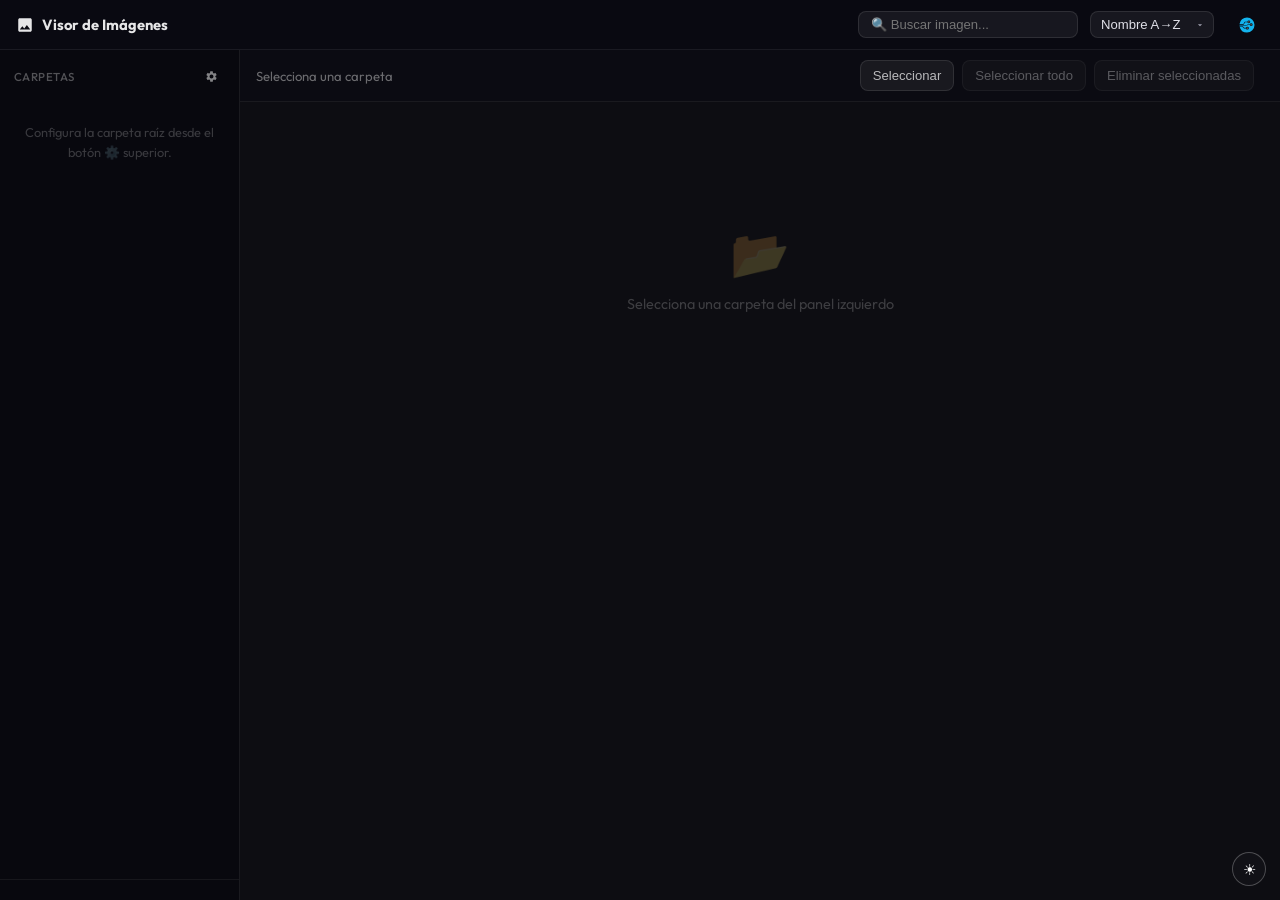
<file: ImagePlayer/imageplayer.html>
<!DOCTYPE html>
<html lang="es">
<head>
    <meta charset="UTF-8">
    <meta name="viewport" content="width=device-width, initial-scale=1.0">
    <title>Visor de Imágenes</title>
    <link rel="stylesheet" href="theme.css">
    <link href="https://fonts.googleapis.com/css2?family=Outfit:wght@300;400;600;700&display=swap" rel="stylesheet">
</head>
<body id="imageplayer-screen" style="display:flex; margin:0; position:fixed; top:0; left:0; width:100vw; height:100vh; z-index:4500; background:#0d0d12; flex-direction:column; font-family:'Outfit',sans-serif; color:#e0e0e8;">
    <div id="toast-container" style="position: fixed; bottom: 20px; right: 20px; z-index: 9999; display: flex; flex-direction: column; gap: 10px;"></div>

    <div class="ip-ctx-menu" id="ip-ctx-menu">
        <button class="ip-ctx-item" id="ip-ctx-screenshot" style="display:none;">🎨 Editar en Screenshot</button>
        <button class="ip-ctx-item" id="ip-ctx-download">📥 Descargar imagen</button>
        <button class="ip-ctx-item" id="ip-ctx-rename">✏️ Renombrar imagen</button>
        <button class="ip-ctx-item" id="ip-ctx-move">📂 Mover imagen</button>
        <button class="ip-ctx-item" id="ip-ctx-delete">🗑️ Eliminar imagen</button>
        <div class="ip-ctx-sep"></div>
        <button class="ip-ctx-item" id="ip-ctx-close">✖ Cerrar menú</button>
    </div>

<style>
/* ── Image Player ──────────────────────────────────────────────────────────── */
#imageplayer-screen *{ box-sizing:border-box; }

/* Header */
.ip-header {
    display: flex;
    align-items: center;
    gap: 12px;
    padding: 0 16px;
    height: 50px;
    background: rgba(10,10,18,0.95);
    border-bottom: 1px solid rgba(255,255,255,0.07);
    flex-shrink: 0;
    position: relative;
}
.ip-header-title {
    font-size: 0.92rem;
    font-weight: 700;
    color: rgba(255,255,255,0.9);
    display: flex;
    align-items: center;
    gap: 8px;
    white-space: nowrap;
}
.ip-header-spacer { flex:1; }
.ip-header input[type=text] {
    background: rgba(255,255,255,0.06);
    border: 1px solid rgba(255,255,255,0.1);
    border-radius: 8px;
    color: #e0e0e8;
    font-size: 0.82rem;
    padding: 5px 12px;
    outline: none;
    width: 220px;
    transition: border-color 0.2s;
}
.ip-header input[type=text]:focus { border-color: rgba(108,92,231,0.5); }
.ip-header select {
    background: rgba(255,255,255,0.06);
    border: 1px solid rgba(255,255,255,0.1);
    border-radius: 8px;
    color: #e0e0e8;
    font-size: 0.82rem;
    padding: 5px 28px 5px 10px;
    outline: none;
    cursor: pointer;
    appearance: none;
    -webkit-appearance: none;
    background-image: url("data:image/svg+xml,%3Csvg xmlns='http://www.w3.org/2000/svg' width='10' height='10' viewBox='0 0 24 24' fill='%23a0a0b0'%3E%3Cpath d='M7 10l5 5 5-5z'/%3E%3C/svg%3E");
    background-repeat: no-repeat;
    background-position: right 8px center;
    color-scheme: dark;
    transition: border-color 0.15s, background-color 0.15s;
}
.ip-header select:hover {
    background-color: rgba(255,255,255,0.1);
    border-color: rgba(108,92,231,0.4);
    color: #fff;
}
.ip-header select:focus {
    border-color: rgba(108,92,231,0.55);
}
.ip-header select option {
    background: #1c1c26;
    color: #e0e0e8;
    padding: 6px 10px;
}
.ip-btn {
    background: rgba(255,255,255,0.06);
    border: 1px solid rgba(255,255,255,0.1);
    border-radius: 8px;
    color: rgba(255,255,255,0.7);
    font-size: 0.82rem;
    padding: 5px 12px;
    cursor: pointer;
    display: flex;
    align-items: center;
    gap: 6px;
    transition: background 0.15s, color 0.15s;
    white-space: nowrap;
}
.ip-btn:hover { background: rgba(255,255,255,0.11); color: #fff; }
.ip-btn.accent { background: rgba(108,92,231,0.2); border-color: rgba(108,92,231,0.35); color: #a29bfe; }
.ip-btn.accent:hover { background: rgba(108,92,231,0.3); }
.ip-btn-icon {
    background: transparent;
    border: none;
    color: rgba(255,255,255,0.5);
    cursor: pointer;
    width: 28px;
    height: 28px;
    padding: 0;
    border-radius: 6px;
    display: flex;
    align-items: center;
    justify-content: center;
    line-height: 0;
    transition: color 0.15s, background 0.15s;
}
.ip-btn-icon svg { display: block; }
.ip-btn-icon:hover { color: #fff; background: rgba(255,255,255,0.08); }
.ip-lb-delbtn:hover { color: #ff7675 !important; background: rgba(214,48,49,0.15) !important; }

/* Body layout */
.ip-body {
    display: flex;
    flex: 1;
    overflow: hidden;
}

/* Sidebar */
.ip-sidebar {
    width: 240px;
    flex-shrink: 0;
    background: rgba(8,8,14,0.8);
    border-right: 1px solid rgba(255,255,255,0.07);
    display: flex;
    flex-direction: column;
    overflow: hidden;
}
.ip-sidebar-head {
    padding: 12px 14px 8px;
    font-size: 0.72rem;
    font-weight: 700;
    text-transform: uppercase;
    letter-spacing: 0.08em;
    color: rgba(255,255,255,0.3);
    display: flex;
    align-items: center;
    justify-content: space-between;
    flex-shrink: 0;
}
.ip-folder-tree {
    flex: 1;
    overflow-y: auto;
    padding: 4px 0;
}
.ip-folder-tree::-webkit-scrollbar { width: 2px; }
.ip-folder-tree::-webkit-scrollbar-thumb { background: rgba(108,92,231,0.3); }

.ip-folder-item {
    display: flex;
    align-items: center;
    gap: 6px;
    padding: 6px 10px 6px 12px;
    cursor: pointer;
    border-radius: 6px;
    margin: 1px 6px;
    font-size: 0.84rem;
    color: rgba(255,255,255,0.65);
    transition: background 0.12s, color 0.12s;
    user-select: none;
}
.ip-folder-item:hover { background: rgba(255,255,255,0.05); color: #fff; }
.ip-folder-item.active { background: rgba(108,92,231,0.18); color: #a29bfe; }
.ip-folder-arrow {
    width: 14px;
    font-size: 0.65rem;
    color: rgba(255,255,255,0.3);
    cursor: pointer;
    flex-shrink: 0;
    transition: transform 0.2s;
}
.ip-folder-arrow.open { transform: rotate(90deg); }
.ip-folder-label { flex: 1; overflow: hidden; text-overflow: ellipsis; white-space: nowrap; }
.ip-folder-children { padding-left: 14px; }

.ip-sidebar-footer {
    padding: 10px 12px;
    border-top: 1px solid rgba(255,255,255,0.06);
    flex-shrink: 0;
}

/* Main area */
.ip-main {
    flex: 1;
    display: flex;
    flex-direction: column;
    overflow: hidden;
}
.ip-toolbar {
    display: flex;
    align-items: center;
    gap: 10px;
    padding: 10px 16px;
    border-bottom: 1px solid rgba(255,255,255,0.06);
    flex-shrink: 0;
    background: rgba(10,10,18,0.5);
}
.ip-folder-path {
    font-size: 0.82rem;
    color: rgba(255,255,255,0.4);
    overflow: hidden;
    text-overflow: ellipsis;
    white-space: nowrap;
    flex: 1;
}
.ip-toolbar-actions {
    display: flex;
    align-items: center;
    gap: 8px;
    flex-wrap: wrap;
}
.ip-toolbar .ip-btn[disabled] {
    opacity: 0.45;
    cursor: not-allowed;
}
.ip-toolbar .ip-btn[disabled]:hover {
    background: rgba(255,255,255,0.06);
    color: rgba(255,255,255,0.7);
}
.ip-count { font-size: 0.78rem; color: rgba(255,255,255,0.3); white-space: nowrap; }

/* Gallery */
.ip-gallery {
    flex: 1;
    overflow-y: auto;
    padding: 16px;
    display: grid;
    grid-template-columns: repeat(auto-fill, minmax(160px, 1fr));
    grid-auto-rows: 160px;
    gap: 10px;
    align-content: start;
}
.ip-gallery::-webkit-scrollbar { width: 4px; }
.ip-gallery::-webkit-scrollbar-thumb { background: rgba(108,92,231,0.3); border-radius: 4px; }

.ip-gallery-empty {
    grid-column: 1/-1;
    display: flex;
    flex-direction: column;
    align-items: center;
    justify-content: center;
    height: 300px;
    color: rgba(255,255,255,0.2);
    font-size: 0.9rem;
    gap: 12px;
}
.ip-gallery-empty .ep-icon { font-size: 3rem; }

.ip-thumb {
    position: relative;
    border-radius: 8px;
    overflow: hidden;
    background: rgba(255,255,255,0.04);
    border: 1px solid rgba(255,255,255,0.07);
    cursor: pointer;
    transition: transform 0.15s, box-shadow 0.15s, border-color 0.15s;
}
.ip-thumb.selecting {
    cursor: default;
}
.ip-thumb.selected {
    border-color: rgba(108,92,231,0.75);
    box-shadow: 0 0 0 2px rgba(108,92,231,0.3), 0 10px 28px rgba(0,0,0,0.35);
}
.ip-thumb:hover {
    transform: scale(1.03);
    box-shadow: 0 6px 24px rgba(0,0,0,0.5);
    border-color: rgba(108,92,231,0.4);
    z-index: 1;
}
.ip-thumb.selected:hover {
    border-color: rgba(108,92,231,0.8);
}
.ip-thumb img {
    width: 100%;
    height: 100%;
    object-fit: cover;
    display: block;
    transition: opacity 0.3s;
}
.ip-thumb img[data-src] { opacity: 0; }
.ip-thumb img.loaded { opacity: 1; }
.ip-thumb-overlay {
    position: absolute;
    bottom: 0;
    left: 0;
    right: 0;
    padding: 22px 6px 6px;
    background: linear-gradient(transparent, rgba(0,0,0,0.82));
    opacity: 0;
    transition: opacity 0.2s;
    display: flex;
    align-items: center;
    gap: 4px;
}
.ip-thumb:hover .ip-thumb-overlay { opacity: 1; }
.ip-thumb.selected .ip-thumb-overlay,
.ip-thumb.selecting .ip-thumb-overlay { opacity: 1; }
.ip-thumb-name {
    font-size: 0.7rem;
    color: #fff;
    overflow: hidden;
    text-overflow: ellipsis;
    white-space: nowrap;
    line-height: 1.3;
    flex: 1;
    min-width: 0;
}
.ip-thumb-act {
    display: flex;
    gap: 3px;
    flex-shrink: 0;
}
.ip-thumb-select {
    position: absolute;
    top: 8px;
    left: 8px;
    width: 24px;
    height: 24px;
    border-radius: 999px;
    border: 1px solid rgba(255,255,255,0.2);
    background: rgba(0,0,0,0.45);
    color: transparent;
    display: none;
    align-items: center;
    justify-content: center;
    font-size: 0.78rem;
    font-weight: 700;
    cursor: pointer;
    z-index: 2;
    transition: background 0.15s, border-color 0.15s, color 0.15s;
}
.ip-thumb.selecting .ip-thumb-select {
    display: flex;
}
.ip-thumb.selected .ip-thumb-select {
    background: #6c5ce7;
    border-color: rgba(108,92,231,0.9);
    color: #fff;
}
.ip-thumb-select:hover {
    border-color: rgba(255,255,255,0.45);
}
.ip-thumb-screenshot {
    position: absolute;
    top: 8px;
    right: 8px;
    width: 24px;
    height: 24px;
    border-radius: 999px;
    border: 1px solid rgba(255,255,255,0.2);
    background: rgba(0,0,0,0.65);
    color: #fff;
    display: none;
    align-items: center;
    justify-content: center;
    font-size: 0.72rem;
    cursor: pointer;
    z-index: 2;
    transition: background 0.15s, border-color 0.15s, color 0.15s, transform 0.15s;
}
.ip-thumb:hover .ip-thumb-screenshot {
    display: flex;
}
.ip-thumb-screenshot:hover {
    background: #6c5ce7;
    border-color: rgba(108,92,231,0.9);
    transform: scale(1.1);
}
.ip-act-btn {
    width: 24px;
    height: 24px;
    border-radius: 5px;
    border: none;
    cursor: pointer;
    display: flex;
    align-items: center;
    justify-content: center;
    background: rgba(255,255,255,0.15);
    color: #fff;
    transition: background 0.15s;
    flex-shrink: 0;
}
.ip-act-btn:hover { background: rgba(108,92,231,0.7); }
.ip-act-btn.del:hover { background: rgba(214,48,49,0.75); }

/* Folder item action buttons */
.ip-folder-actions {
    display: none;
    gap: 2px;
    margin-left: auto;
    flex-shrink: 0;
}
.ip-folder-item:hover .ip-folder-actions { display: flex; }
.ip-fld-btn {
    width: 20px;
    height: 20px;
    border-radius: 4px;
    border: none;
    cursor: pointer;
    background: transparent;
    color: rgba(255,255,255,0.45);
    font-size: 11px;
    display: flex;
    align-items: center;
    justify-content: center;
    transition: color 0.15s, background 0.15s;
    flex-shrink: 0;
    padding: 0;
}
.ip-fld-btn:hover { color: #fff; background: rgba(255,255,255,0.12); }
.ip-fld-btn.del:hover { color: #ff7675; background: rgba(214,48,49,0.2); }

/* Sidebar "new root folder" button */
.ip-sidebar-head-btn {
    background: transparent;
    border: none;
    color: rgba(255,255,255,0.35);
    cursor: pointer;
    padding: 3px 5px;
    border-radius: 5px;
    font-size: 0.82rem;
    font-weight: 700;
    transition: color 0.15s, background 0.15s;
    line-height: 1;
}
.ip-sidebar-head-btn:hover { color: #fff; background: rgba(255,255,255,0.1); }

/* Lightbox */
.ip-lightbox {
    display: none;
    position: fixed;
    inset: 0;
    z-index: 9900;
    background: rgba(0,0,0,0.96);
    flex-direction: column;
}
.ip-lightbox.active { display: flex; }

.ip-lb-header {
    display: flex;
    align-items: center;
    justify-content: space-between;
    padding: 10px 16px;
    background: rgba(10,10,18,0.95);
    border-bottom: 1px solid rgba(255,255,255,0.07);
    flex-shrink: 0;
    z-index: 1;
}
.ip-lb-title {
    font-size: 0.88rem;
    color: rgba(255,255,255,0.8);
    overflow: hidden;
    text-overflow: ellipsis;
    white-space: nowrap;
    max-width: 50%;
}
.ip-lb-meta {
    font-size: 0.75rem;
    color: rgba(255,255,255,0.35);
    margin-left: 12px;
}
.ip-lb-actions {
    display: flex;
    align-items: center;
    gap: 2px;
}
.ip-lb-counter {
    font-size: 0.78rem;
    color: rgba(255,255,255,0.4);
    padding: 0 8px;
    white-space: nowrap;
}
.ip-lb-zoom-pct {
    font-size: 0.78rem;
    color: rgba(255,255,255,0.5);
    min-width: 36px;
    text-align: center;
    cursor: pointer;
}

.ip-zoom-sign {
    font-size: 0.95rem;
    font-weight: 700;
    line-height: 1;
}

.ip-lb-stage {
    flex: 1;
    position: relative;
    overflow: hidden;
    display: flex;
    align-items: center;
    justify-content: center;
}
.ip-lb-img-wrap {
    position: relative;
    width: 100%;
    height: 100%;
    display: flex;
    align-items: center;
    justify-content: center;
    overflow: hidden;
}
#ip-lb-img {
    max-width: 100%;
    max-height: 100%;
    object-fit: contain;
    display: block;
    transform-origin: center center;
    transition: transform 0.15s ease;
    cursor: grab;
    user-select: none;
    pointer-events: none;
}
#ip-lb-img.panning { cursor: grabbing; }

.ip-lb-nav {
    position: absolute;
    top: 50%;
    transform: translateY(-50%);
    width: 48px;
    height: 80px;
    background: rgba(0,0,0,0.45);
    backdrop-filter: blur(4px);
    border: 1px solid rgba(255,255,255,0.1);
    color: rgba(255,255,255,0.8);
    font-size: 2rem;
    cursor: pointer;
    border-radius: 8px;
    display: flex;
    align-items: center;
    justify-content: center;
    z-index: 2;
    transition: background 0.15s, color 0.15s, opacity 0.15s;
    opacity: 0.5;
}
.ip-lb-nav:hover { background: rgba(108,92,231,0.3); color: #fff; opacity: 1; }
.ip-lb-nav.prev { left: 12px; }
.ip-lb-nav.next { right: 12px; }
.ip-lb-nav:disabled { opacity: 0.15; cursor: default; }

/* Filmstrip */
.ip-lb-filmstrip {
    height: 72px;
    display: flex;
    gap: 4px;
    overflow-x: auto;
    overflow-y: hidden;
    padding: 6px 10px;
    background: rgba(6,6,12,0.9);
    border-top: 1px solid rgba(255,255,255,0.07);
    flex-shrink: 0;
    scroll-behavior: smooth;
}
.ip-lb-filmstrip::-webkit-scrollbar { height: 2px; }
.ip-lb-filmstrip::-webkit-scrollbar-thumb { background: rgba(108,92,231,0.4); }

.ip-lb-thumb {
    height: 58px;
    width: 58px;
    flex-shrink: 0;
    border-radius: 5px;
    overflow: hidden;
    cursor: pointer;
    border: 2px solid transparent;
    transition: border-color 0.15s, transform 0.15s;
    background: rgba(255,255,255,0.05);
}
.ip-lb-thumb img { width:100%; height:100%; object-fit:cover; display:block; }
.ip-lb-thumb.active { border-color: #6c5ce7; transform: scale(1.08); }
.ip-lb-thumb:hover:not(.active) { border-color: rgba(255,255,255,0.3); }

/* Config modal */
.ip-modal-bg {
    display: none;
    position: fixed;
    inset: 0;
    background: rgba(0,0,0,0.7);
    z-index: 9950;
    align-items: center;
    justify-content: center;
}
.ip-modal-bg.active { display: flex; }
.ip-modal {
    position: relative;
    background: #18181f;
    border: 1px solid rgba(255,255,255,0.12);
    border-radius: 16px;
    padding: 28px 28px 24px;
    width: 480px;
    max-width: 92vw;
    box-shadow: 0 24px 60px rgba(0,0,0,0.7);
}
.ip-modal-close {
    position: absolute;
    top: 12px;
    right: 12px;
    width: 32px;
    height: 32px;
    display: inline-flex;
    align-items: center;
    justify-content: center;
    border: 1px solid rgba(255,255,255,0.1);
    border-radius: 999px;
    background: rgba(255,255,255,0.05);
    color: rgba(255,255,255,0.72);
    font-size: 1rem;
    line-height: 1;
    cursor: pointer;
    transition: background 0.15s, color 0.15s, border-color 0.15s;
}
.ip-modal-close:hover {
    background: rgba(255,255,255,0.12);
    color: #fff;
    border-color: rgba(255,255,255,0.18);
}
.ip-modal h3 { font-size: 1.05rem; font-weight: 700; margin: 0 0 6px; color: #fff; }
.ip-modal p { font-size: 0.82rem; color: rgba(255,255,255,0.45); margin: 0 0 20px; }
.ip-modal-label { font-size: 0.8rem; color: rgba(255,255,255,0.5); margin-bottom: 6px; display: block; }
.ip-modal-input {
    width: 100%;
    background: rgba(255,255,255,0.06);
    border: 1px solid rgba(255,255,255,0.12);
    border-radius: 8px;
    color: #e0e0e8;
    font-size: 0.86rem;
    padding: 9px 12px;
    outline: none;
    transition: border-color 0.2s;
    margin-bottom: 8px;
}
.ip-modal-input:focus { border-color: rgba(108,92,231,0.5); }
.ip-modal-row { display: flex; gap: 8px; justify-content: flex-end; margin-top: 4px; }
.ip-modal-btn {
    padding: 8px 20px;
    border-radius: 8px;
    font-size: 0.86rem;
    font-weight: 600;
    cursor: pointer;
    border: none;
    transition: background 0.15s;
}
.ip-modal-btn.cancel { background: rgba(255,255,255,0.08); color: rgba(255,255,255,0.6); }
.ip-modal-btn.cancel:hover { background: rgba(255,255,255,0.13); }
.ip-modal-btn.save { background: #6c5ce7; color: #fff; }
.ip-modal-btn.save:hover { background: #7d6ff0; }

/* Loading state */
.ip-loading {
    grid-column: 1/-1;
    display: flex;
    align-items: center;
    justify-content: center;
    height: 200px;
    color: rgba(255,255,255,0.3);
    font-size: 0.88rem;
    gap: 10px;
}
@keyframes ip-spin { to { transform: rotate(360deg); } }
.ip-spinner {
    width: 20px;
    height: 20px;
    border: 2px solid rgba(255,255,255,0.1);
    border-top-color: #6c5ce7;
    border-radius: 50%;
    animation: ip-spin 0.7s linear infinite;
}

/* Context menu de imagen */
.ip-ctx-menu {
    position: fixed;
    z-index: 12000;
    min-width: 220px;
    background: rgba(18, 18, 28, 0.96);
    border: 1px solid rgba(255,255,255,0.12);
    border-radius: 10px;
    padding: 6px;
    box-shadow: 0 12px 30px rgba(0,0,0,0.45);
    display: none;
    backdrop-filter: blur(10px);
}
.ip-ctx-menu.active { display: block; }

.ip-ctx-item {
    width: 100%;
    border: none;
    background: transparent;
    color: rgba(255,255,255,0.86);
    text-align: left;
    font-size: 0.82rem;
    font-family: inherit;
    border-radius: 7px;
    padding: 8px 10px;
    cursor: pointer;
    display: flex;
    align-items: center;
    gap: 8px;
    transition: background 0.15s, color 0.15s;
}
.ip-ctx-item:hover {
    background: rgba(108,92,231,0.24);
    color: #fff;
}

.ip-ctx-sep {
    height: 1px;
    margin: 6px 2px;
    background: rgba(255,255,255,0.1);
}
</style>

<!-- Header -->
<div class="ip-header">
    <div class="ip-header-title">
        <svg viewBox="0 0 24 24" width="18" height="18" fill="currentColor"><path d="M21 19V5c0-1.1-.9-2-2-2H5c-1.1 0-2 .9-2 2v14c0 1.1.9 2 2 2h14c1.1 0 2-.9 2-2zM8.5 13.5l2.5 3.01L14.5 12l4.5 6H5l3.5-4.5z"/></svg>
        Visor de Imágenes
    </div>
    <div class="ip-header-spacer"></div>
    <input type="text" id="ip-search" placeholder="🔍 Buscar imagen...">
    <select id="ip-sort" style="margin-right: 8px;">
        <option value="name-asc">Nombre A→Z</option>
        <option value="name-desc">Nombre Z→A</option>
        <option value="date-desc">Más reciente</option>
        <option value="date-asc">Más antiguo</option>
        <option value="size-desc">Mayor tamaño</option>
    </select>
    <button class="ip-about-open-btn" title="Acerca de" style="background:none;border:none;cursor:pointer;padding:4px;display:flex;align-items:center;justify-content:center;margin-right:4px;"><img src="[data-uri]" style="width:18px;height:18px;object-fit:contain;display:block;" alt="Acerca de"></button>
</div>

<!-- Body -->
<div class="ip-body">

    <!-- Sidebar -->
    <div class="ip-sidebar">
        <div class="ip-sidebar-head">
            Carpetas
            <div style="display:flex;gap:4px;align-items:center;">
                <button class="ip-sidebar-head-btn" id="ip-new-root-folder-btn" title="Nueva carpeta en raíz" style="display:none;">+</button>
                <button class="ip-btn-icon" id="ip-cfg-btn" title="Configurar carpeta inicial">
                    <svg viewBox="0 0 24 24" width="14" height="14" fill="currentColor"><path d="M19.14 12.94c.04-.3.06-.61.06-.94s-.02-.64-.07-.94l2.03-1.58a.49.49 0 0 0 .12-.61l-1.92-3.32a.49.49 0 0 0-.59-.22l-2.39.96a7.07 7.07 0 0 0-1.62-.94l-.36-2.54a.484.484 0 0 0-.48-.41h-3.84c-.24 0-.43.17-.47.41l-.36 2.54c-.59.24-1.13.57-1.62.94l-2.39-.96c-.22-.08-.47 0-.59.22L2.74 8.87c-.12.21-.08.47.12.61l2.03 1.58c-.05.3-.07.62-.07.94s.02.64.07.94l-2.03 1.58c-.18.14-.23.41-.12.61l1.92 3.32c.12.22.37.29.59.22l2.39-.96c.5.37 1.04.7 1.62.94l.36 2.54c.05.24.24.41.48.41h3.84c.24 0 .44-.17.47-.41l.36-2.54c.59-.24 1.13-.57 1.62-.94l2.39.96c.22.08.47 0 .59-.22l1.92-3.32c.12-.22.07-.47-.12-.61l-2.01-1.58zM12 15.6c-1.98 0-3.6-1.62-3.6-3.6s1.62-3.6 3.6-3.6 3.6 1.62 3.6 3.6-1.62 3.6-3.6 3.6z"/></svg>
                </button>
            </div>
        </div>

        <!-- Banner de permisos (File System API) -->
        <div id="ip-permission-banner" style="display:none; padding:12px; margin:8px; background:rgba(253,203,110,0.15); border:1px solid #fdcb6e; border-radius:8px; font-size:0.8rem; text-align:center;">
            <div style="margin-bottom:8px; color:#fdcb6e; font-weight:600;">⚠️ Requiere Permiso</div>
            <div style="margin-bottom:10px; font-size:0.75rem; color:rgba(255,255,255,0.7); line-height:1.4;">Concede permiso para acceder a la carpeta de imágenes seleccionada.</div>
            <button class="ip-btn accent" id="ip-grant-permission-btn" style="width:100%; justify-content:center; padding:6px;">Conceder Acceso</button>
        </div>

        <div class="ip-folder-tree" id="ip-folder-tree">
            <div style="padding:20px 14px; font-size:0.8rem; color:rgba(255,255,255,0.2); text-align:center; line-height:1.6;">
                Configura la carpeta raíz desde el botón ⚙️ superior.
            </div>
        </div>
        <div class="ip-sidebar-footer">
            <div id="ip-media-path-label" style="font-size:0.72rem; color:rgba(255,255,255,0.2); overflow:hidden; text-overflow:ellipsis; white-space:nowrap;" title=""></div>
        </div>
    </div>

    <!-- Main gallery area -->
    <div class="ip-main">
        <div class="ip-toolbar">
            <div class="ip-folder-path" id="ip-folder-path">Selecciona una carpeta</div>
            <div class="ip-toolbar-actions">
                <button class="ip-btn" id="ip-bulk-toggle">Seleccionar</button>
                <button class="ip-btn" id="ip-bulk-select-all" disabled>Seleccionar todo</button>
                <button class="ip-btn" id="ip-bulk-delete" disabled>Eliminar seleccionadas</button>
            </div>
            <div class="ip-count" id="ip-count"></div>
        </div>
        <div class="ip-gallery" id="ip-gallery">
            <div class="ip-gallery-empty">
                <div class="ep-icon">📂</div>
                <div>Selecciona una carpeta del panel izquierdo</div>
            </div>
        </div>
    </div>
</div>

<!-- Lightbox -->
<div class="ip-lightbox" id="ip-lightbox">
    <div class="ip-lb-header">
        <div style="display:flex; align-items:center; gap:8px; min-width:0; flex:1;">
            <div class="ip-lb-title" id="ip-lb-title"></div>
            <div class="ip-lb-meta" id="ip-lb-meta"></div>
        </div>
        <div class="ip-lb-actions">
            <span class="ip-lb-counter" id="ip-lb-counter"></span>
            <div class="ip-header-sep"></div>
            <button class="ip-btn-icon" id="ip-lb-rename" title="Renombrar imagen">
                <svg viewBox="0 0 24 24" width="16" height="16" fill="currentColor"><path d="M3 17.25V21h3.75L17.81 9.94l-3.75-3.75L3 17.25zM20.71 7.04a1 1 0 0 0 0-1.41l-2.34-2.34a1 1 0 0 0-1.41 0l-1.83 1.83 3.75 3.75 1.83-1.83z"/></svg>
            </button>
            <button class="ip-btn-icon" id="ip-lb-move" title="Mover a otra carpeta">
                <svg viewBox="0 0 24 24" width="16" height="16" fill="currentColor"><path d="M20 6h-8l-2-2H4c-1.1 0-2 .9-2 2v12c0 1.1.9 2 2 2h16c1.1 0 2-.9 2-2V8c0-1.1-.9-2-2-2zm0 12H4V6h5.17l2 2H20v10z"/></svg>
            </button>
            <button class="ip-btn-icon ip-lb-delbtn" id="ip-lb-delete" title="Eliminar imagen">
                <svg viewBox="0 0 24 24" width="16" height="16" fill="currentColor"><path d="M6 19c0 1.1.9 2 2 2h8c1.1 0 2-.9 2-2V7H6v12zM19 4h-3.5l-1-1h-5l-1 1H5v2h14V4z"/></svg>
            </button>
            <div class="ip-header-sep"></div>
            <button class="ip-btn-icon" id="ip-lb-zoom-out" title="Alejar (-)">
                <span class="ip-zoom-sign" aria-hidden="true">-</span>
            </button>
            <span class="ip-lb-zoom-pct" id="ip-lb-zoom-pct" title="Clic para ajustar">100%</span>
            <button class="ip-btn-icon" id="ip-lb-zoom-in" title="Acercar (+)">
                <span class="ip-zoom-sign" aria-hidden="true">+</span>
            </button>
            <button class="ip-btn-icon" id="ip-lb-fit" title="Ajustar a pantalla">
                <svg viewBox="0 0 24 24" width="16" height="16" fill="currentColor"><path d="M3 3h7v2H5v5H3V3zm11 0h7v7h-2V5h-5V3zm7 11v7h-7v-2h5v-5h2zM3 14h2v5h5v2H3v-7z"/></svg>
            </button>
            <div class="ip-header-sep"></div>
            <button class="ip-btn-icon" id="ip-lb-admin" title="Admin de imagen y ruta">
                <svg viewBox="0 0 24 24" width="16" height="16" fill="currentColor"><path d="M12 2a10 10 0 1 0 10 10A10.01 10.01 0 0 0 12 2zm1 15h-2v-6h2zm0-8h-2V7h2z"/></svg>
            </button>
            <button class="ip-btn-icon" id="ip-lb-screenshot" title="Abrir en Mk ScreenShot" style="display: none;">
                <svg viewBox="0 0 24 24" width="16" height="16" fill="currentColor"><path d="M9 2L7.17 4H4c-1.1 0-2 .9-2 2v12c0 1.1.9 2 2 2h16c1.1 0 2-.9 2-2V6c0-1.1-.9-2-2-2h-3.17L15 2H9zm3 15c-2.76 0-5-2.24-5-5s2.24-5 5-5s5 2.24 5 5s-2.24 5-5 5z"/></svg>
            </button>
            <button id="imageplayer-about-modal-open-btn" class="ip-about-open-btn" title="Acerca de" style="background:none;border:none;cursor:pointer;padding:4px;"><img src="[data-uri]" style="width:18px;height:18px;object-fit:contain;display:block;" alt="Acerca de"></button>
            <button class="ip-btn-icon" id="ip-lb-close" title="Cerrar (ESC)">
                <svg viewBox="0 0 24 24" width="16" height="16" fill="currentColor"><path d="M19 6.41L17.59 5 12 10.59 6.41 5 5 6.41 10.59 12 5 17.59 6.41 19 12 13.41 17.59 19 19 17.59 13.41 12z"/></svg>
            </button>
        </div>
    </div>
    <div class="ip-lb-stage" id="ip-lb-stage">
        <button class="ip-lb-nav prev" id="ip-lb-prev">‹</button>
        <div class="ip-lb-img-wrap" id="ip-lb-img-wrap">
            <img id="ip-lb-img" alt="" draggable="false">
        </div>
        <button class="ip-lb-nav next" id="ip-lb-next">›</button>
    </div>
    <div class="ip-lb-filmstrip" id="ip-lb-filmstrip"></div>
</div>

<!-- Config modal -->
<div class="ip-modal-bg" id="ip-cfg-modal">
    <div class="ip-modal">
        <button class="ip-modal-close" data-close-modal="ip-cfg-modal" aria-label="Cerrar">×</button>
        <h3>📁 Carpeta de Imágenes</h3>
        <p>Selecciona la carpeta raíz local donde se encuentran tus imágenes.</p>
        <div style="display:flex; flex-direction:column; gap:16px; margin-bottom:20px; align-items:center; justify-content:center; padding:24px; border:2px dashed rgba(255,255,255,0.15); border-radius:12px; background:rgba(0,0,0,0.15);">
            <span style="font-size:2.8rem; line-height:1.2;">📂</span>
            <button class="ip-modal-btn save" id="ip-cfg-select-btn" style="margin-top:5px; background:#6c5ce7; font-size:0.9rem; padding:10px 22px;">Seleccionar Carpeta...</button>
            <div id="ip-cfg-selected-name" style="font-size:0.8rem; color:#a29bfe; font-family:monospace; text-align:center; word-break:break-all; display:none;"></div>
        </div>
        <div class="ip-modal-row">
            <button class="ip-modal-btn cancel" id="ip-cfg-cancel">Cerrar</button>
        </div>
    </div>
</div>

<!-- Rename image modal -->
<div class="ip-modal-bg" id="ip-rename-modal">
    <div class="ip-modal">
        <button class="ip-modal-close" data-close-modal="ip-rename-modal" aria-label="Cerrar">×</button>
        <h3>✏️ Renombrar imagen</h3>
        <p>Escribe el nuevo nombre del archivo</p>
        <label class="ip-modal-label">Nombre</label>
        <input type="text" class="ip-modal-input" id="ip-rename-input" placeholder="nuevo-nombre.jpg">
        <div class="ip-modal-row">
            <button class="ip-modal-btn cancel" id="ip-rename-cancel">Cancelar</button>
            <button class="ip-modal-btn save" id="ip-rename-save">Renombrar</button>
        </div>
    </div>
</div>

<!-- Move image modal -->
<div class="ip-modal-bg" id="ip-move-modal">
    <div class="ip-modal">
        <button class="ip-modal-close" data-close-modal="ip-move-modal" aria-label="Cerrar">×</button>
        <h3>📂 Mover imagen</h3>
        <p>Selecciona la carpeta de destino</p>
        <div class="ip-modal-browse" id="ip-move-tree" style="max-height:260px;"></div>
        <div style="font-size:0.78rem; color:rgba(255,255,255,0.35); margin:6px 0 12px;">
            Destino: <span id="ip-move-dest-label" style="color:#a29bfe;">—</span>
        </div>
        <div class="ip-modal-row">
            <button class="ip-modal-btn cancel" id="ip-move-cancel">Cancelar</button>
            <button class="ip-modal-btn save" id="ip-move-save">Mover aquí</button>
        </div>
    </div>
</div>

<!-- Folder name modal (create) -->
<div class="ip-modal-bg" id="ip-folder-modal">
    <div class="ip-modal">
        <button class="ip-modal-close" data-close-modal="ip-folder-modal" aria-label="Cerrar">×</button>
        <h3 id="ip-folder-modal-title">📁 Nueva carpeta</h3>
        <p id="ip-folder-modal-desc">Escribe el nombre de la carpeta</p>
        <label class="ip-modal-label">Nombre</label>
        <input type="text" class="ip-modal-input" id="ip-folder-name-input" placeholder="nombre-carpeta">
        <div class="ip-modal-row">
            <button class="ip-modal-btn cancel" id="ip-folder-modal-cancel">Cancelar</button>
            <button class="ip-modal-btn save" id="ip-folder-modal-save">Crear</button>
        </div>
    </div>
</div>

<!-- Confirm delete modal -->
<div class="ip-modal-bg" id="ip-confirm-modal">
    <div class="ip-modal">
        <button class="ip-modal-close" data-close-modal="ip-confirm-modal" aria-label="Cerrar">×</button>
        <h3 id="ip-confirm-title">¿Eliminar?</h3>
        <p id="ip-confirm-desc"></p>
        <div class="ip-modal-row">
            <button class="ip-modal-btn cancel" id="ip-confirm-cancel">Cancelar</button>
            <button class="ip-modal-btn save" id="ip-confirm-ok" style="background:#d63031;">Eliminar</button>
        </div>
    </div>
</div>

<!-- Admin image modal -->
<div class="ip-modal-bg" id="ip-admin-modal">
    <div class="ip-modal">
        <button class="ip-modal-close" data-close-modal="ip-admin-modal" aria-label="Cerrar">×</button>
        <h3>🛠️ Admin de Imagen</h3>
        <p>Gestiona la imagen seleccionada y su ruta</p>

        <label class="ip-modal-label">Nombre</label>
        <input type="text" class="ip-modal-input" id="ip-admin-name" readonly>

        <label class="ip-modal-label">Ruta relativa</label>
        <input type="text" class="ip-modal-input" id="ip-admin-relpath" readonly>

        <label class="ip-modal-label">Ruta absoluta (no disponible en extensión)</label>
        <input type="text" class="ip-modal-input" id="ip-admin-abspath" readonly value="Disponible solo en Minichrome nativo">

        <div class="ip-modal-row" style="justify-content:flex-start; margin-bottom:8px;">
            <button class="ip-modal-btn cancel" id="ip-admin-copy-path">Copiar ruta relativa</button>
        </div>

        <div class="ip-modal-row" style="justify-content:space-between;">
            <div style="display:flex; gap:8px;">
                <button class="ip-modal-btn cancel" id="ip-admin-rename">Renombrar</button>
                <button class="ip-modal-btn cancel" id="ip-admin-move">Mover</button>
                <button class="ip-modal-btn save" id="ip-admin-delete" style="background:#d63031;">Eliminar</button>
            </div>
            <button class="ip-modal-btn save" id="ip-admin-close">Cerrar</button>
        </div>
    </div>
</div>

    <script src="theme.js"></script>
    <script src="imageplayer.js"></script>

    <!-- MODAL ACERCA DE -->
    <div id="imageplayer-about-modal" style="display:none;position:fixed;inset:0;z-index:99999;background:rgba(0,0,0,0.6);backdrop-filter:blur(5px);align-items:center;justify-content:center;flex-direction:column;">
      <div style="background:#1a1a2e;border:1px solid rgba(255,255,255,0.12);border-radius:14px;width:340px;padding:24px 22px 20px;box-shadow:0 16px 48px rgba(0,0,0,0.6);position:relative;box-sizing:border-box;">
        <div style="display:flex;align-items:center;gap:12px;margin-bottom:14px;padding-bottom:12px;border-bottom:1px solid rgba(255,255,255,0.08);">
          <img src="[data-uri]" style="width:34px;height:34px;object-fit:contain;" alt="Merke">
          <div style="text-align:left;">
            <div style="font-size:14px;font-weight:700;color:#fff;">Mk Visor de Imágenes</div>
            <div style="font-size:11px;color:rgba(255,255,255,0.4);margin-top:1px;">Extensión de Chrome &nbsp;·&nbsp; v1.3</div>
          </div>
          <button id="imageplayer-about-modal-close-btn" style="position:absolute;top:12px;right:12px;background:none;border:none;cursor:pointer;color:rgba(255,255,255,0.4);font-size:22px;line-height:1;padding:2px 6px;">&#215;</button>
        </div>
        <p style="font-size:12px;color:rgba(255,255,255,0.65);line-height:1.65;margin:0 0 14px;text-align:left;">Visualiza y gestiona imágenes locales o remotas con zoom, rotación, modo presentación y múltiples formatos.</p>
        <div style="border-top:1px solid rgba(255,255,255,0.07);padding-top:12px;text-align:center;">
          <div style="font-size:10px;color:rgba(255,255,255,0.3);margin-bottom:8px;letter-spacing:0.6px;text-transform:uppercase;">Desarrollado por</div>
          <picture style="display:block;margin-bottom:10px;">
            <source srcset="[data-uri]" media="(prefers-color-scheme: dark)">
            <img src="[data-uri]" style="height:26px;object-fit:contain;opacity:0.75;" alt="Merke Software">
          </picture>
          <a href="https://ext.merke.net" id="imageplayer-about-modal-link" class="merke-about-link" style="font-size:11px;color:rgba(100,180,255,0.85);text-decoration:none;font-weight:600;">&#128279; Ver m&aacute;s extensiones en ext.merke.net</a>
        </div>
      </div>
    </div>
</body>
</html>
</file>
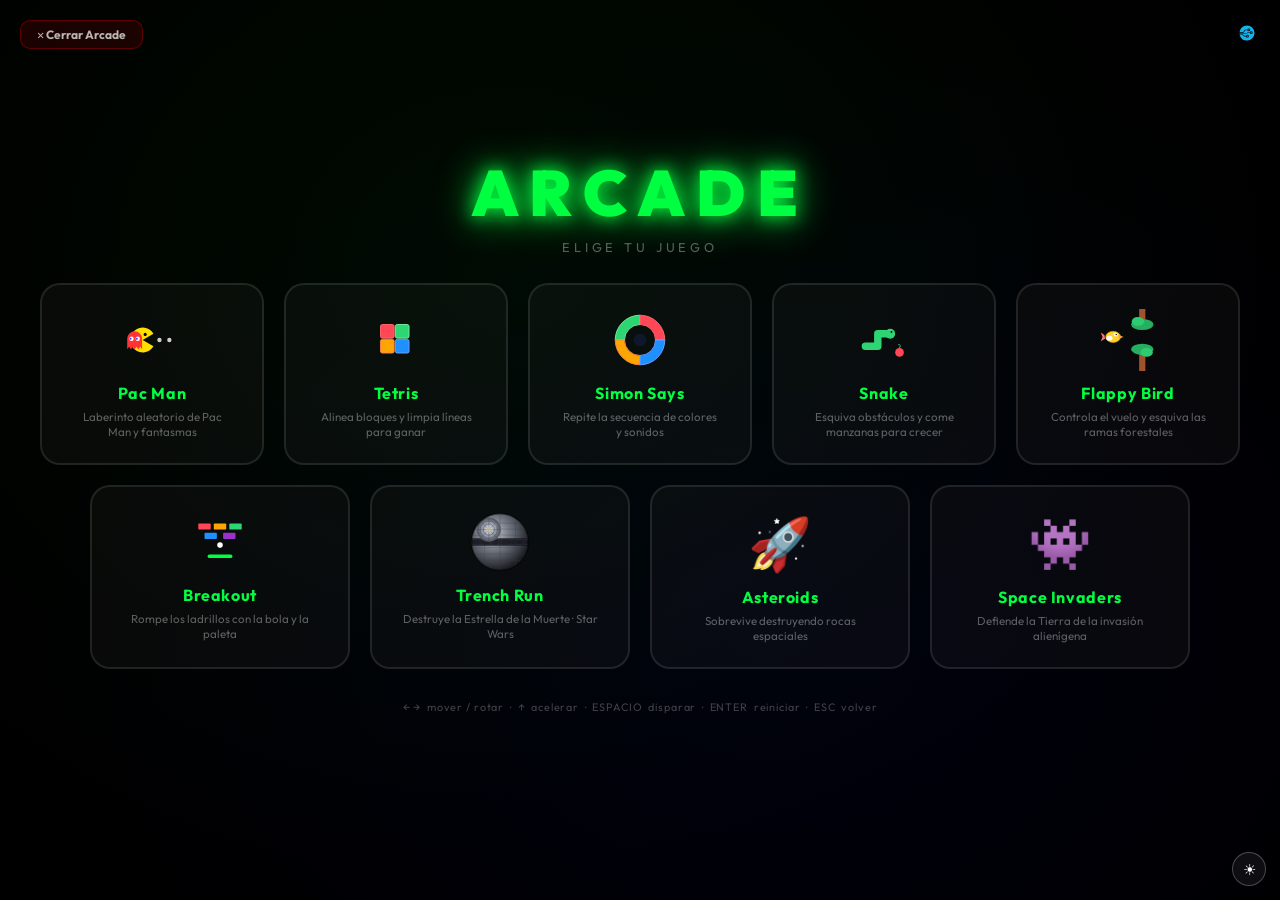
<file: MkArcade/arcade.html>
<!DOCTYPE html>
<html lang="es">
<head>
  <meta charset="UTF-8">
  <meta name="viewport" content="width=device-width, initial-scale=1.0">
  <title>Arcade</title>
  <link rel="stylesheet" href="theme.css">
  <link href="https://fonts.googleapis.com/css2?family=Outfit:wght@400;700;900&display=swap" rel="stylesheet">
  <style>
    * { margin:0; padding:0; box-sizing:border-box; }
    body {
      background:#000; color:#fff;
      font-family:'Outfit','Courier New',monospace;
      height:100vh; overflow:hidden;
      display:flex; flex-direction:column;
      align-items:center; justify-content:center;
    }
    body::before {
      content:''; position:fixed; inset:0;
      background: radial-gradient(ellipse at 40% 30%, rgba(0,60,0,0.18) 0%, transparent 70%),
                  radial-gradient(ellipse at 60% 70%, rgba(0,0,80,0.18) 0%, transparent 70%), #000;
      z-index:-1;
    }
    /* SELECTOR */
    #selector {
      display:flex; flex-direction:column;
      align-items:center; gap:28px; padding: 60px 20px 90px 20px;
      width: 100%; max-height: 100vh; overflow-y: auto;
    }
    .arcade-title {
      font-size:clamp(2.5rem,6vw,4rem); font-weight:900;
      letter-spacing:0.18em; text-transform:uppercase;
      color:#00ff41; text-shadow:0 0 18px #00ff41, 0 0 40px #00ff41;
      animation:glow 2.5s ease-in-out infinite alternate;
    }
    @keyframes glow { from{text-shadow:0 0 10px #00ff41} to{text-shadow:0 0 30px #00ff41, 0 0 60px #00ff41} }
    .arcade-sub {
      font-size:0.8rem; letter-spacing:0.3em;
      text-transform:uppercase; color:rgba(255,255,255,0.35);
      text-align:center;
    }
    .game-cards { 
      display:flex; gap:20px; flex-wrap:wrap; justify-content:center; 
      width: 100%; max-width: 1200px; margin: 0 auto;
    }
    .game-card {
      background:rgba(255,255,255,0.03);
      border:2px solid rgba(255,255,255,0.1);
      border-radius:20px; padding:24px 30px;
      text-align:center; cursor:pointer;
      transition:all 0.25s; 
      flex: 1 1 calc(20% - 20px); /* 5 columnas por fila si hay espacio */
      min-width: 190px;
      max-width: 260px;
    }
    @media (max-width: 1024px) {
      .game-card {
        flex: 1 1 calc(33.333% - 20px); /* 3 columnas */
      }
    }
    @media (max-width: 768px) {
      .game-card {
        flex: 1 1 calc(50% - 20px); /* 2 columnas */
      }
    }
    @media (max-width: 480px) {
      .game-card {
        flex: 1 1 100%; /* 1 columna en pantallas móviles pequeñas */
        max-width: 100%;
      }
    }
    .game-card:hover {
      border-color:#00ff41;
      box-shadow:0 0 30px rgba(0,255,65,0.2);
      transform:translateY(-5px);
      background:rgba(0,255,65,0.05);
    }
    .game-card .icon { font-size:3.2rem; display:block; margin-bottom:12px; }
    .game-card h2 { font-size:1rem; font-weight:700; color:#00ff41; margin-bottom:6px; letter-spacing:0.04em; }
    .game-card p { font-size:0.72rem; color:rgba(255,255,255,0.35); }
    .ctrl-info { font-size:0.68rem; color:rgba(255,255,255,0.25); letter-spacing:0.08em; text-align:center; line-height:1.9; }
    /* GAME WRAP */
    #game-wrap { display:none; width:100%; height:100%; }
    #game-wrap.active { display:block; }
    canvas { display:block; background:#000; }
    #back-btn {
      position:fixed; top:14px; left:14px;
      background:rgba(0,0,0,0.75); border:1px solid rgba(255,255,255,0.12);
      border-radius:10px; color:rgba(255,255,255,0.45);
      padding:5px 14px; font-size:12px; font-family:inherit;
      cursor:pointer; z-index:1000; display:none; transition:all 0.2s;
    }
    #back-btn:hover { border-color:#00ff41; color:#00ff41; }
    #back-btn.visible { display:block; }
    /* EXIT BTN */
    #exit-btn {
      position:fixed; top:14px; left:14px;
      background:rgba(255,0,0,0.1); border:1px solid rgba(255,0,0,0.3);
      border-radius:10px; color:rgba(255,255,255,0.7);
      padding:6px 16px; font-size:12px; font-family:inherit; font-weight:bold;
      cursor:pointer; z-index:1000; transition:all 0.2s;
    }
    #exit-btn:hover { background:rgba(255,0,0,0.4); color:#fff; border-color:rgba(255,0,0,0.6); }
    /* NAV */
    .arcade-nav {
      position:fixed; bottom:16px; left:50%; transform:translateX(-50%);
      display:flex; flex-wrap:wrap; justify-content:center; gap:6px;
      background:rgba(5,5,15,0.92); backdrop-filter:blur(20px);
      border:1px solid rgba(255,255,255,0.08); border-radius:20px;
      padding:10px 16px; z-index:9999; max-width:92vw;
    }
    .arcade-nav button {
      background:rgba(255,255,255,0.04); border:1px solid rgba(255,255,255,0.08);
      border-radius:12px; color:rgba(255,255,255,0.5);
      cursor:pointer; padding:6px 12px; font-size:11px;
      font-family:inherit; font-weight:600;
      display:flex; align-items:center; gap:5px;
      transition:all 0.2s; white-space:nowrap;
    }
    .arcade-nav button:hover { background:rgba(0,255,65,0.1); border-color:rgba(0,255,65,0.4); color:#00ff41; }
    .arcade-nav button svg { flex-shrink:0; }
  </style>
</head>
<body>

<!-- SELECTOR -->
<div id="selector">
  
  <!-- EXIT BTN (Ahora dentro del selector y posicionado a la izquierda) -->
  <div style="position:absolute;top:20px;left:20px;display:flex;align-items:center;gap:10px;z-index:100;">
    <button id="exit-btn" style="position:static;margin:0;">✕ Cerrar Arcade</button>
  </div>
  <button id="mkarcade-about-modal-open-btn" title="Acerca de" style="position:absolute;top:20px;right:20px;z-index:100;background:none;border:none;cursor:pointer;padding:4px;"><img src="[data-uri]" style="width:18px;height:18px;object-fit:contain;display:block;" alt="Acerca de"></button>
                <div style="text-align:center">
    <h1 class="arcade-title">Arcade</h1>
    <p class="arcade-sub" style="margin-top:6px">Elige tu juego</p>
  </div>
  <div class="game-cards">
    <div class="game-card" data-game="invaders">
      <span class="icon">👾</span>
      <h2>Space Invaders</h2>
      <p>Defiende la Tierra de la invasión alienígena</p>
    </div>
    <div class="game-card" data-game="asteroids">
      <span class="icon">🚀</span>
      <h2>Asteroids</h2>
      <p>Sobrevive destruyendo rocas espaciales</p>
    </div>
    <div class="game-card" data-game="trench">
      <span class="icon" style="font-size:0;line-height:0;display:flex;justify-content:center;margin-bottom:12px">
        <svg width="62" height="62" viewBox="0 0 100 100" xmlns="http://www.w3.org/2000/svg">
          <defs>
            <radialGradient id="ds_body" cx="38%" cy="35%" r="65%">
              <stop offset="0%"   stop-color="#c8ccd4"/>
              <stop offset="40%"  stop-color="#7a7f8a"/>
              <stop offset="100%" stop-color="#1c1e24"/>
            </radialGradient>
            <radialGradient id="ds_dish" cx="50%" cy="50%" r="50%">
              <stop offset="0%"   stop-color="#e0e3ea"/>
              <stop offset="55%"  stop-color="#9aa0ad"/>
              <stop offset="100%" stop-color="#4a4e58"/>
            </radialGradient>
            <radialGradient id="ds_beam" cx="50%" cy="50%" r="50%">
              <stop offset="0%"   stop-color="#fff8a0" stop-opacity="1"/>
              <stop offset="100%" stop-color="#ffd32a"  stop-opacity="0"/>
            </radialGradient>
            <clipPath id="ds_clip">
              <circle cx="50" cy="50" r="46"/>
            </clipPath>
          </defs>
          <!-- Sphere body -->
          <circle cx="50" cy="50" r="46" fill="url(#ds_body)"/>
          <!-- Surface panel lines (horizontal) -->
          <g clip-path="url(#ds_clip)" stroke="#3a3d46" stroke-width="0.7" fill="none" opacity="0.6">
            <path d="M4,40 Q50,37 96,40"/>
            <path d="M4,50 Q50,47 96,50"/>
            <path d="M4,60 Q50,57 96,60"/>
            <path d="M4,30 Q50,28 96,30"/>
            <path d="M4,70 Q50,68 96,70"/>
            <path d="M4,20 Q50,19 96,20"/>
            <path d="M4,80 Q50,79 96,80"/>
            <!-- Vertical panel seams -->
            <line x1="25" y1="4"  x2="25" y2="96"/>
            <line x1="50" y1="4"  x2="50" y2="96"/>
            <line x1="75" y1="4"  x2="75" y2="96"/>
          </g>
          <!-- Equatorial trench band -->
          <g clip-path="url(#ds_clip)">
            <rect x="4" y="44" width="92" height="12" fill="#111318" opacity="0.85"/>
            <rect x="4" y="45.5" width="92" height="1.5" fill="#2a2d35"/>
            <rect x="4" y="53"   width="92" height="1.5" fill="#2a2d35"/>
            <!-- trench detail blocks -->
            <rect x="10" y="46" width="6"  height="8" fill="#1e2028" opacity="0.9"/>
            <rect x="22" y="46" width="10" height="8" fill="#1e2028" opacity="0.9"/>
            <rect x="38" y="46" width="8"  height="8" fill="#1e2028" opacity="0.9"/>
            <rect x="54" y="46" width="12" height="8" fill="#1e2028" opacity="0.9"/>
            <rect x="72" y="46" width="7"  height="8" fill="#1e2028" opacity="0.9"/>
            <rect x="84" y="46" width="9"  height="8" fill="#1e2028" opacity="0.9"/>
          </g>
          <!-- Superlaser dish (concave circle) -->
          <circle cx="32" cy="30" r="19" fill="url(#ds_dish)" clip-path="url(#ds_clip)"/>
          <circle cx="32" cy="30" r="19" fill="none" stroke="#5c606b" stroke-width="1.2" clip-path="url(#ds_clip)"/>
          <!-- Dish inner rings -->
          <circle cx="32" cy="30" r="14" fill="none" stroke="#4a4e58" stroke-width="0.8" clip-path="url(#ds_clip)"/>
          <circle cx="32" cy="30" r="9"  fill="none" stroke="#3e4250" stroke-width="0.8" clip-path="url(#ds_clip)"/>
          <circle cx="32" cy="30" r="4"  fill="#bfc3cc" clip-path="url(#ds_clip)"/>
          <!-- Dish spokes -->
          <g clip-path="url(#ds_clip)" stroke="#4a4e58" stroke-width="0.7">
            <line x1="32" y1="11" x2="32" y2="49"/>
            <line x1="13" y1="30" x2="51" y2="30"/>
            <line x1="19" y1="17" x2="45" y2="43"/>
            <line x1="45" y1="17" x2="19" y2="43"/>
          </g>
          <!-- Superlaser glow (subtle) -->
          <circle cx="32" cy="30" r="5" fill="url(#ds_beam)" opacity="0.55" clip-path="url(#ds_clip)"/>
          <!-- Rim shadow -->
          <circle cx="50" cy="50" r="46" fill="none" stroke="#000" stroke-width="3" opacity="0.5"/>
          <!-- Specular highlight -->
          <ellipse cx="36" cy="26" rx="10" ry="6" fill="white" opacity="0.09" transform="rotate(-30 36 26)"/>
        </svg>
      </span>
      <h2 style="color:#00ff41">Trench Run</h2>
      <p>Destruye la Estrella de la Muerte · Star Wars</p>
    </div>
    <div class="game-card" data-game="pacman">
      <span class="icon" style="font-size:0;line-height:0;display:flex;justify-content:center;margin-bottom:12px">
        <svg width="62" height="62" viewBox="0 0 100 100" xmlns="http://www.w3.org/2000/svg">
          <!-- Pacman body (facing right, open mouth) -->
          <path d="M 35,50 L 52.32,40 A 20,20 0 1,0 52.32,60 Z" fill="#ffde00" />
          <circle cx="39" cy="41" r="2.5" fill="#000" />
          
          <!-- Small food dots -->
          <circle cx="62" cy="50" r="3.5" fill="#fff" opacity="0.8" />
          <circle cx="78" cy="50" r="3.5" fill="#fff" opacity="0.8" />
          
          <!-- Red Ghost (Blinky) -->
          <path d="M 10,65 L 10,48 A 12,12 0 0,1 34,48 L 34,65 L 31,61 L 28,65 L 25,61 L 22,65 L 19,61 L 16,65 L 13,61 L 10,65" fill="#ff3333" />
          <!-- Ghost eyes -->
          <circle cx="17" cy="48" r="3.5" fill="#fff" />
          <circle cx="15.5" cy="48" r="1.5" fill="#2b3dff" />
          <circle cx="27" cy="48" r="3.5" fill="#fff" />
          <circle cx="25.5" cy="48" r="1.5" fill="#2b3dff" />
        </svg>
      </span>
      <h2 style="color:#00ff41">Pac Man</h2>
      <p>Laberinto aleatorio de Pac Man y fantasmas</p>
    </div>
    <div class="game-card" data-game="tetris">
      <span class="icon" style="font-size:0;line-height:0;display:flex;justify-content:center;margin-bottom:12px">
        <svg width="62" height="62" viewBox="0 0 100 100" xmlns="http://www.w3.org/2000/svg">
          <!-- 3 Blocks in Tetris structure -->
          <rect x="25" y="25" width="22" height="22" fill="#ff4757" rx="3" stroke="#ff6b6b" stroke-width="1.5" />
          <rect x="49" y="25" width="22" height="22" fill="#2ed573" rx="3" stroke="#7bed9f" stroke-width="1.5" />
          <rect x="49" y="49" width="22" height="22" fill="#1e90ff" rx="3" stroke="#70a1ff" stroke-width="1.5" />
          <rect x="25" y="49" width="22" height="22" fill="#ffa502" rx="3" stroke="#ff7f50" stroke-width="1.5" />
        </svg>
      </span>
      <h2 style="color:#00ff41">Tetris</h2>
      <p>Alinea bloques y limpia líneas para ganar</p>
    </div>
    <div class="game-card" data-game="simon">
      <span class="icon" style="font-size:0;line-height:0;display:flex;justify-content:center;margin-bottom:12px">
        <svg width="62" height="62" viewBox="0 0 100 100" xmlns="http://www.w3.org/2000/svg">
          <!-- Simon Board design -->
          <path d="M 50 10 A 40 40 0 0 0 10 50 L 25 50 A 25 25 0 0 1 50 25 Z" fill="#2ed573" stroke="#7bed9f" stroke-width="1.5" />
          <path d="M 50 10 A 40 40 0 0 1 90 50 L 75 50 A 25 25 0 0 0 50 25 Z" fill="#ff4757" stroke="#ff6b6b" stroke-width="1.5" />
          <path d="M 10 50 A 40 40 0 0 0 50 90 L 50 75 A 25 25 0 0 1 25 50 Z" fill="#ffa502" stroke="#ff7f50" stroke-width="1.5" />
          <path d="M 90 50 A 40 40 0 0 1 50 90 L 50 75 A 25 25 0 0 0 75 50 Z" fill="#1e90ff" stroke="#70a1ff" stroke-width="1.5" />
          <circle cx="50" cy="50" r="10" fill="#0f172a" />
        </svg>
      </span>
      <h2 style="color:#00ff41">Simon Says</h2>
      <p>Repite la secuencia de colores y sonidos</p>
    </div>
    <div class="game-card" data-game="breakout">
      <span class="icon" style="font-size:0;line-height:0;display:flex;justify-content:center;margin-bottom:12px">
        <svg width="62" height="62" viewBox="0 0 100 100" xmlns="http://www.w3.org/2000/svg">
          <!-- Breakout Brick & Paddle design -->
          <rect x="15" y="20" width="20" height="10" fill="#ff4757" rx="1.5" />
          <rect x="40" y="20" width="20" height="10" fill="#ffa502" rx="1.5" />
          <rect x="65" y="20" width="20" height="10" fill="#2ed573" rx="1.5" />
          <rect x="25" y="35" width="20" height="10" fill="#1e90ff" rx="1.5" />
          <rect x="55" y="35" width="20" height="10" fill="#9932cc" rx="1.5" />
          <!-- Ball -->
          <circle cx="50" cy="55" r="4.5" fill="#fff" />
          <!-- Paddle -->
          <rect x="30" y="70" width="40" height="6" fill="#00ff41" rx="2.5" />
        </svg>
      </span>
      <h2 style="color:#00ff41">Breakout</h2>
      <p>Rompe los ladrillos con la bola y la paleta</p>
    </div>
    <div class="game-card" data-game="snake">
      <span class="icon" style="font-size:0;line-height:0;display:flex;justify-content:center;margin-bottom:12px">
        <svg width="62" height="62" viewBox="0 0 100 100" xmlns="http://www.w3.org/2000/svg">
          <!-- Snake & Apple design -->
          <!-- Snake Body (Green segment path) -->
          <path d="M 20,60 L 40,60 L 40,40 L 60,40" fill="none" stroke="#2ed573" stroke-width="12" stroke-linecap="round" stroke-linejoin="round" />
          <!-- Snake Head -->
          <circle cx="60" cy="40" r="8" fill="#2ed573" />
          <circle cx="62" cy="37" r="1.5" fill="#000" />
          <!-- Apple (Red circle with leaf) -->
          <circle cx="75" cy="70" r="7" fill="#ff4757" />
          <path d="M 75,63 Q 78,57 73,57" fill="none" stroke="#2ed573" stroke-width="1.5" />
        </svg>
      </span>
      <h2 style="color:#00ff41">Snake</h2>
      <p>Esquiva obstáculos y come manzanas para crecer</p>
    </div>
    <div class="game-card" data-game="flappy">
      <span class="icon" style="font-size:0;line-height:0;display:flex;justify-content:center;margin-bottom:12px">
        <svg width="62" height="62" viewBox="0 0 100 100" xmlns="http://www.w3.org/2000/svg">
          <!-- Flappy Bird & Forest Branch design -->
          <!-- Top Wood Branch -->
          <rect x="68" y="0" width="10" height="25" fill="#a0522d" />
          <!-- Foliage / Leaves (Top) -->
          <ellipse cx="73" cy="25" rx="18" ry="9" fill="#27ae60" />
          <ellipse cx="66" cy="20" rx="10" ry="7" fill="#2ecc71" />

          <!-- Bottom Tree trunk -->
          <rect x="68" y="65" width="10" height="35" fill="#a0522d" />
          <!-- Foliage / Leaves (Bottom) -->
          <ellipse cx="73" cy="65" rx="18" ry="9" fill="#27ae60" />
          <ellipse cx="80" cy="70" rx="10" ry="7" fill="#2ecc71" />

          <!-- Stylized Oval Yellow Bird -->
          <!-- Tail feathers -->
          <polygon points="12,42 6,38 9,45 6,52 13,48" fill="#ff7675" />
          <!-- Oval Body -->
          <ellipse cx="26" cy="45" rx="12" ry="9" fill="#ffd32a" stroke="#d6a000" stroke-width="1" />
          <!-- White Wing -->
          <ellipse cx="20" cy="47" rx="5" ry="4" fill="#fff" />
          <!-- Eye -->
          <circle cx="30" cy="41" r="3.2" fill="#fff" />
          <circle cx="31" cy="41" r="1.2" fill="#000" />
          <!-- Orange Beak -->
          <polygon points="35,42 43,45 35,48" fill="#ff9f43" />
        </svg>
      </span>
      <h2 style="color:#00ff41">Flappy Bird</h2>
      <p>Controla el vuelo y esquiva las ramas forestales</p>
    </div>
  </div>
  <div class="ctrl-info">
    ← → &nbsp;mover / rotar &nbsp;·&nbsp; ↑ &nbsp;acelerar &nbsp;·&nbsp; ESPACIO &nbsp;disparar &nbsp;·&nbsp; ENTER &nbsp;reiniciar &nbsp;·&nbsp; ESC &nbsp;volver
  </div>
</div>

<!-- CANVAS -->
<div id="game-wrap"><canvas id="c"></canvas></div>
<button id="back-btn">← Volver</button>



<script src="theme.js"></script>
<script src="arcade.js"></script>

    <!-- MODAL ACERCA DE -->
    <div id="mkarcade-about-modal" style="display:none;position:fixed;inset:0;z-index:99999;background:rgba(0,0,0,0.6);backdrop-filter:blur(5px);align-items:center;justify-content:center;flex-direction:column;">
      <div style="background:#1a1a2e;border:1px solid rgba(255,255,255,0.12);border-radius:14px;width:340px;padding:24px 22px 20px;box-shadow:0 16px 48px rgba(0,0,0,0.6);position:relative;box-sizing:border-box;">
        <div style="display:flex;align-items:center;gap:12px;margin-bottom:14px;padding-bottom:12px;border-bottom:1px solid rgba(255,255,255,0.08);">
          <img src="[data-uri]" style="width:34px;height:34px;object-fit:contain;" alt="Merke">
          <div style="text-align:left;">
            <div style="font-size:14px;font-weight:700;color:#fff;">Mk Arcade</div>
            <div style="font-size:11px;color:rgba(255,255,255,0.4);margin-top:1px;">Extensión de Chrome &nbsp;·&nbsp; v1.1</div>
          </div>
          <button id="mkarcade-about-modal-close-btn" style="position:absolute;top:12px;right:12px;background:none;border:none;cursor:pointer;color:rgba(255,255,255,0.4);font-size:22px;line-height:1;padding:2px 6px;">&#215;</button>
        </div>
        <p style="font-size:12px;color:rgba(255,255,255,0.65);line-height:1.65;margin:0 0 14px;text-align:left;">Colección de juegos clásicos integrados en tu navegador, diseñados para disfrutar en cualquier momento.</p>
        <div style="border-top:1px solid rgba(255,255,255,0.07);padding-top:12px;text-align:center;">
          <div style="font-size:10px;color:rgba(255,255,255,0.3);margin-bottom:8px;letter-spacing:0.6px;text-transform:uppercase;">Desarrollado por</div>
          <picture style="display:block;margin-bottom:10px;">
            <source srcset="[data-uri]" media="(prefers-color-scheme: dark)">
            <img src="[data-uri]" style="height:26px;object-fit:contain;opacity:0.75;" alt="Merke Software">
          </picture>
          <a href="https://ext.merke.net" id="mkarcade-about-modal-link" class="merke-about-link" style="font-size:11px;color:rgba(100,180,255,0.85);text-decoration:none;font-weight:600;">&#128279; Ver m&aacute;s extensiones en ext.merke.net</a>
        </div>
      </div>
    </div>
</body>
</html>
</file>
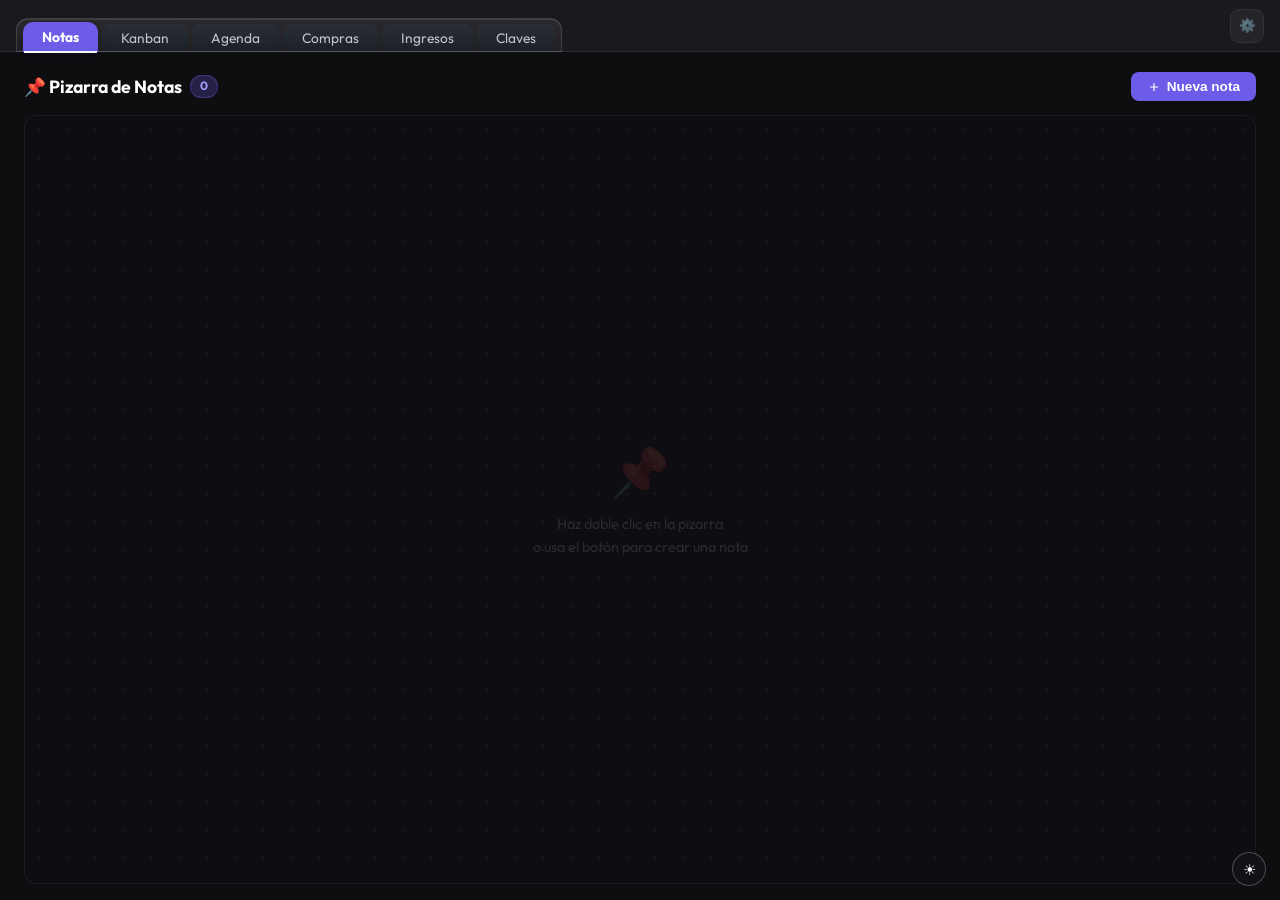
<file: Notes/notes.html>
<!DOCTYPE html>
<html lang="es">
<head>
    <meta charset="UTF-8">
    <meta name="viewport" content="width=device-width, initial-scale=1.0">
    <title>Agenda y Compras</title>
    <link rel="stylesheet" href="theme.css">
    <link href="https://fonts.googleapis.com/css2?family=Outfit:wght@300;400;600;700&display=swap" rel="stylesheet">
    <style>
        * { margin: 0; padding: 0; box-sizing: border-box; scrollbar-width: thin; scrollbar-color: rgba(108, 92, 231, 0.35) transparent; }

        /* ── Tokens de tema (usados por obs-modal, checkboxes y nuevos componentes) ── */
        :root {
            --ag-check-border:        rgba(255,255,255,0.25);
            --ag-check-bg:            rgba(255,255,255,0.06);
            --ag-check-active-border: #2ed573;
            --ag-check-active-bg:     rgba(46,213,115,0.10);
            --ag-card-bg:             #1e1f26;
            --ag-border:              rgba(255,255,255,0.09);
            --ag-text:                #e8e8f0;
            --ag-text-muted:          #a0a0a8;
            --ag-accent:              #6c5ce7;
            --ag-input-bg:            #1a1a1e;
            --ag-input-border:        rgba(255,255,255,0.10);
            --ag-surface:             #1a1a1e;
            --ag-placeholder:         rgba(255,255,255,0.30);
        }
        [data-theme='light'] {
            --ag-check-border:        rgba(0,0,0,0.22);
            --ag-check-bg:            rgba(0,0,0,0.04);
            --ag-check-active-border: #16a34a;
            --ag-check-active-bg:     rgba(22,163,74,0.08);
            --ag-card-bg:             #ffffff;
            --ag-border:              rgba(31,41,55,0.14);
            --ag-text:                #111827;
            --ag-text-muted:          #4b5563;
            --ag-accent:              #4f46e5;
            --ag-input-bg:            #f8fafc;
            --ag-input-border:        rgba(31,41,55,0.16);
            --ag-surface:             #ffffff;
            --ag-placeholder:         #94a3b8;
        }


        ::-webkit-scrollbar { width: 2px; height: 2px; }
        ::-webkit-scrollbar-track { background: transparent; }
        ::-webkit-scrollbar-thumb { background: rgba(108, 92, 231, 0.45); border-radius: 999px; }
        ::-webkit-scrollbar-thumb:hover { background: rgba(108, 92, 231, 0.8); }
        ::-webkit-scrollbar-corner { background: transparent; }

        body {
            font-family: 'Outfit', sans-serif;
            background: #0e0e10;
            color: #fff;
            overflow: hidden;
            height: 100vh;
        }

        /* ===== HEADER ===== */
        .ag-header {
            position: relative;
            z-index: 10;
            -webkit-app-region: drag;
            background: #1a1a1e;
            border-bottom: 1px solid rgba(255,255,255,0.08);
            padding: 0 16px;
            height: 52px;
            display: flex;
            align-items: center;
            gap: 16px;
        }

        .ag-header > * { -webkit-app-region: no-drag; }
        .ag-nav-btn {
            background: rgba(255, 255, 255, 0.05);
            border: 1px solid rgba(255, 255, 255, 0.06);
            color: rgba(255, 255, 255, 0.55);
            cursor: pointer;
            width: 34px;
            height: 34px;
            border-radius: 9px;
            transition: background 0.2s, color 0.2s, border-color 0.2s;
            display: flex;
            align-items: center;
            justify-content: center;
            flex-shrink: 0;
        }
        .ag-nav-btn:hover {
            background: rgba(255, 255, 255, 0.12);
            color: #fff;
            border-color: rgba(255,255,255,0.15);
        }
        .ag-nav-btn.viewer:hover { background: rgba(108, 92, 231, 0.25); border-color: #6c5ce7; color: #a29bfe; }
        .ag-nav-btn.browser:hover { background: rgba(9, 132, 227, 0.2); border-color: #0984e3; color: #74b9ff; }
        .ag-nav-btn.images:hover  { background: rgba(0, 184, 148, 0.18); border-color: #00b894; color: #55efc4; }
        .ag-nav-group { display: flex; gap: 6px; align-items: center; }

        .ag-tabs {
            position: relative;
            display: flex;
            gap: 4px;
            align-self: flex-end;
            margin-bottom: -1px;
            padding: 4px 6px 0;
            border-radius: 12px 12px 0 0;
            background: linear-gradient(180deg, rgba(255,255,255,0.07) 0%, rgba(255,255,255,0.03) 100%);
            border: 1px solid rgba(255,255,255,0.14);
            border-bottom: none;
            box-shadow: inset 0 1px 0 rgba(255,255,255,0.1);
            isolation: isolate;
        }
        .ag-tabs::after {
            content: '';
            position: absolute;
            left: 0;
            right: 0;
            bottom: 0;
            height: 1px;
            background: rgba(226,232,240,0.24);
            pointer-events: none;
        }
        .ag-tab {
            position: relative;
            padding: 5px 18px 6px;
            border-radius: 10px 10px 0 0;
            font-size: 0.86rem;
            color: rgba(226,232,240,0.82);
            cursor: pointer;
            transition: background 0.2s, color 0.2s, transform 0.16s, box-shadow 0.2s, border-color 0.2s;
            font-family: inherit;
            border: 1px solid transparent;
            border-bottom: none;
            background: linear-gradient(180deg, rgba(42,49,60,0.58) 0%, rgba(25,31,41,0.58) 100%);
            margin-bottom: -1px;
        }
        .ag-tab:hover {
            color: #f8fafc;
            background: linear-gradient(180deg, rgba(72,82,96,0.74) 0%, rgba(37,46,58,0.74) 100%);
            border-color: rgba(203,213,225,0.26);
            transform: translateY(-1px);
            z-index: 1;
        }
        .ag-tab.active {
            background: linear-gradient(180deg, rgba(255,255,255,0.98) 0%, rgba(236,243,251,0.98) 100%);
            border-color: rgba(226,232,240,0.62);
            color: #0f172a;
            font-weight: 700;
            box-shadow: 0 6px 12px rgba(2,6,23,0.24);
            transform: translateY(-1px);
            z-index: 2;
        }
        .ag-tab.active::after {
            content: '';
            position: absolute;
            left: 0;
            right: 0;
            bottom: -1px;
            height: 2px;
            background: linear-gradient(90deg, #f8fbff 0%, #edf4ff 100%);
            pointer-events: none;
        }

        :root[data-theme='light'] .ag-tabs {
            background: linear-gradient(180deg, #eef3fb 0%, #e6edf7 100%);
            border: 1px solid #cad5e6;
            border-bottom: none;
            box-shadow: inset 0 1px 0 #ffffff;
        }
        :root[data-theme='light'] .ag-tabs::after {
            background: #cad5e6;
        }
        :root[data-theme='light'] .ag-tab {
            color: #475569;
            background: linear-gradient(180deg, #dbe5f3 0%, #d1ddec 100%);
        }
        :root[data-theme='light'] .ag-tab:hover {
            color: #1e293b;
            background: linear-gradient(180deg, #e8eef8 0%, #dde8f6 100%);
            border-color: #c3d1e6;
        }
        :root[data-theme='light'] .ag-tab.active {
            background: linear-gradient(180deg, #ffffff 0%, #f8fbff 100%);
            border-color: #cad5e6;
            color: #0f172a;
            box-shadow: 0 4px 10px rgba(15,23,42,0.12);
        }
        :root[data-theme='light'] .ag-tab.active::after {
            background: #ffffff;
        }

        @media (prefers-color-scheme: light) {
            :root:not([data-theme='dark']) .ag-tabs {
                background: linear-gradient(180deg, #eef3fb 0%, #e6edf7 100%);
                border: 1px solid #cad5e6;
                border-bottom: none;
                box-shadow: inset 0 1px 0 #ffffff;
            }
            :root:not([data-theme='dark']) .ag-tabs::after {
                background: #cad5e6;
            }
            :root:not([data-theme='dark']) .ag-tab {
                color: #475569;
                background: linear-gradient(180deg, #dbe5f3 0%, #d1ddec 100%);
            }
            :root:not([data-theme='dark']) .ag-tab:hover {
                color: #1e293b;
                background: linear-gradient(180deg, #e8eef8 0%, #dde8f6 100%);
                border-color: #c3d1e6;
            }
            :root:not([data-theme='dark']) .ag-tab.active {
                background: linear-gradient(180deg, #ffffff 0%, #f8fbff 100%);
                border-color: #cad5e6;
                color: #0f172a;
                box-shadow: 0 4px 10px rgba(15,23,42,0.12);
            }
            :root:not([data-theme='dark']) .ag-tab.active::after {
                background: #ffffff;
            }
        }

        /* Controles de ventana dentro del header */
        .ag-win-controls {
            margin-left: auto;
            display: flex;
            gap: 8px;
        }
        .ag-win-btn {
            background: rgba(255, 255, 255, 0.05);
            border: 1px solid rgba(255, 255, 255, 0.05);
            color: rgba(255, 255, 255, 0.6);
            border-radius: 50%;
            width: 28px;
            height: 28px;
            cursor: pointer;
            display: flex;
            align-items: center;
            justify-content: center;
            transition: all 0.2s ease;
            backdrop-filter: blur(10px);
        }
        .ag-win-btn:hover {
            background: rgba(255, 255, 255, 0.15);
            color: white;
        }
        .ag-win-btn.close-btn:hover {
            background: rgba(255, 71, 87, 0.9);
            color: white;
        }
        .ag-win-btn.minimize:hover {
            background: rgba(253, 203, 110, 0.9);
            color: #111;
        }
        .ag-win-btn.maximize:hover {
            background: rgba(0, 184, 148, 0.9);
            color: white;
        }

        /* ===== CONTENT ===== */
        .ag-content {
            height: calc(100vh - 52px);
            overflow-y: auto;
            padding: 30px 40px;
        }
        /* El kanban y notas necesitan altura exacta sin scroll exterior */
        .ag-content:has(#view-kanban.active),
        .ag-content:has(#view-notes.active) {
            overflow-y: hidden;
            padding: 20px 24px 16px;
        }

        /* ===== VIEWS ===== */
        .ag-view { display: none; }
        .ag-view.active { display: block; animation: fadeIn 0.25s ease; }
        @keyframes fadeIn { from { opacity: 0; transform: translateY(8px); } to { opacity: 1; transform: translateY(0); } }

        /* ===== AGENDA STYLES ===== */
        .section-header { margin-bottom: 24px; }
        .section-header h1 { font-size: 1.6rem; font-weight: 700; display: flex; align-items: center; gap: 10px; }
        .section-header p { color: #a0a0a8; font-size: 0.9rem; margin-top: 4px; }

        .input-row {
            display: flex;
            flex-wrap: wrap;
            gap: 10px;
            margin-bottom: 20px;
            align-items: center;
        }
        /* El input de texto principal siempre toma el espacio disponible */
        .input-row .ag-input-main { flex: 1 1 200px; min-width: 0; }
        /* Campos secundarios pueden reducirse pero no demasiado */
        .input-row .ag-input-sm  { flex: 0 0 110px; }
        .input-row .ag-input-md  { flex: 0 0 160px; min-width: 130px; }
        .input-row .ag-input-tag { flex: 0 0 150px; min-width: 120px; }
        .input-row .ag-input-num { flex: 1 1 100px; min-width: 80px; max-width: 160px; }
        .agenda-filter-row {
            display: flex;
            align-items: center;
            gap: 8px;
            margin: -6px 0 14px;
        }
        .agenda-filter-label {
            font-size: 0.84rem;
            color: #a0a0a8;
            white-space: nowrap;
        }
        .agenda-filter-select {
            flex: 0 0 220px;
            max-width: min(220px, 100%);
        }
        .agenda-tags-helper {
            margin: -4px 0 14px;
            padding: 10px 12px;
            border: 1px solid rgba(255,255,255,0.08);
            border-radius: 10px;
            background: rgba(0,0,0,0.16);
            display: flex;
            flex-direction: column;
            gap: 8px;
        }
        .agenda-tags-helper-title {
            font-size: 0.77rem;
            color: #9aa0b7;
            margin: 0;
        }
        .agenda-tag-chip-list {
            display: flex;
            flex-wrap: wrap;
            gap: 6px;
            min-height: 30px;
        }
        .agenda-tag-chip {
            display: inline-flex;
            align-items: center;
            gap: 6px;
            border-radius: 999px;
            padding: 3px 9px;
            font-size: 0.74rem;
            border: 1px solid rgba(108,92,231,0.34);
            background: rgba(108,92,231,0.18);
            color: #d5ceff;
        }
        .agenda-tag-chip button {
            border: none;
            background: transparent;
            color: inherit;
            cursor: pointer;
            line-height: 1;
            padding: 0;
            opacity: 0.8;
            font-size: 0.82rem;
        }
        .agenda-tag-chip button:hover { opacity: 1; }
        .agenda-tag-chip.clickable {
            cursor: pointer;
            border-color: rgba(255,255,255,0.2);
            background: rgba(255,255,255,0.08);
            color: #cfd5df;
        }
        .agenda-tag-chip.clickable:hover {
            border-color: rgba(108,92,231,0.45);
            background: rgba(108,92,231,0.2);
            color: #ece8ff;
        }
        .agenda-tag-chip-empty {
            font-size: 0.75rem;
            color: #777d92;
        }
        .ag-input {
            flex: 1;
            background: #1a1a1e;
            border: 1px solid rgba(255,255,255,0.1);
            border-radius: 10px;
            color: #fff;
            padding: 10px 14px;
            font-size: 0.95rem;
            font-family: inherit;
            transition: border-color 0.2s;
        }
        .ag-input:focus { outline: none; border-color: #6c5ce7; }
        .ag-input::placeholder { color: #555; }
        input[type="date"].ag-input { color-scheme: dark; }
        select.ag-input { cursor: pointer; }

        .ag-btn {
            padding: 10px 18px;
            border-radius: 10px;
            border: none;
            cursor: pointer;
            font-size: 0.9rem;
            font-family: inherit;
            font-weight: 600;
            transition: all 0.2s;
        }
        .ag-btn-primary { background: #6c5ce7; color: #fff; }
        .ag-btn-primary:hover { background: #5a4dd6; }
        .ag-btn-ghost { background: rgba(255,255,255,0.07); color: #a0a0a8; }
        .ag-btn-ghost:hover { background: rgba(255,255,255,0.12); color: #fff; }

        /* ===== LIST ITEMS ===== */
        .ag-list { display: flex; flex-direction: column; gap: 8px; }
        .ag-item {
            display: flex;
            align-items: center;
            gap: 12px;
            padding: 12px 16px;
            background: #1a1a1e;
            border-radius: 10px;
            border-left: 4px solid transparent;
            transition: background 0.2s;
        }
        .ag-item:hover { background: #222228; }
        .ag-item-text { flex: 1; font-size: 0.95rem; }
        .ag-item-meta { display: flex; align-items: center; gap: 8px; margin-left: auto; }
        .ag-badge {
            font-size: 0.78rem;
            background: rgba(255,255,255,0.07);
            padding: 2px 8px;
            border-radius: 6px;
            color: #a0a0a8;
        }
        .ag-tag-badge {
            font-size: 0.74rem;
            background: rgba(108,92,231,0.2);
            border: 1px solid rgba(108,92,231,0.38);
            color: #d5ceff;
            padding: 2px 8px;
            border-radius: 999px;
            max-width: 170px;
            overflow: hidden;
            text-overflow: ellipsis;
            white-space: nowrap;
        }
        .ag-delete-btn, .ag-edit-btn {
            background: none; border: none; cursor: pointer;
            font-size: 1rem; opacity: 0.35;
            transition: opacity 0.2s;
            padding: 2px 5px;
        }
        .ag-delete-btn:hover, .ag-edit-btn:hover { opacity: 1; }

        /* ===== CHECKBOX PERSONALIZADO ===== */
        .ag-check-btn {
            background: none;
            border: none;
            cursor: pointer;
            padding: 0;
            display: flex;
            align-items: center;
            justify-content: center;
            flex-shrink: 0;
        }
        .ag-check-box {
            width: 20px;
            height: 20px;
            border-radius: 5px;
            border: 2px solid var(--ag-check-border, rgba(255,255,255,0.25));
            background: var(--ag-check-bg, rgba(255,255,255,0.06));
            display: flex;
            align-items: center;
            justify-content: center;
            transition: all 0.2s ease;
        }
        .ag-check-box svg { display: none; }
        .ag-check-btn:hover .ag-check-box {
            border-color: var(--ag-check-active-border, #2ed573);
            background: var(--ag-check-active-bg, rgba(46,213,115,0.1));
        }
        .ag-check-btn.checked .ag-check-box {
            background: var(--ag-check-active-border, #2ed573);
            border-color: var(--ag-check-active-border, #2ed573);
        }
        .ag-check-btn.checked .ag-check-box svg { display: block; }
        .ag-item-paid { opacity: 0.6; }
        .ag-empty { text-align: center; color: #555; padding: 40px 0; font-size: 0.95rem; }

        /* ===== TOTALS ===== */
        .shop-totals {
            display: flex; gap: 16px; align-items: center;
            background: #1a1a1e;
            padding: 12px 20px;
            border-radius: 10px;
            margin-bottom: 20px;
        }
        .shop-totals-col { display: flex; flex-direction: column; gap: 4px; }
        .shop-totals-col-label { font-size: 0.72rem; text-transform: uppercase; letter-spacing: 0.05em; color: #666; }
        .shop-totals-row { display: flex; gap: 12px; }
        .shop-totals-divider { width: 1px; background: rgba(255,255,255,0.1); align-self: stretch; margin: 0 4px; }
        .shop-total-item { font-size: 0.9rem; color: #a0a0a8; }
        .shop-total-item span { font-weight: 700; color: #fff; font-size: 1rem; }
        .shop-total-combined span { color: #a78bfa !important; font-size: 1.1rem !important; }
        .shop-total-combined span.saldo-positive { color: #6ee7b7 !important; }
        .shop-total-combined span.saldo-negative { color: #ff6b81 !important; }
        .income-totals-mini { margin-bottom: 0; padding: 10px 16px; }
        .ag-btn-income {
            background: linear-gradient(135deg, #059669, #10b981);
            color: #fff; border: none; border-radius: 10px;
            padding: 10px 18px; font-size: 0.95rem; font-family: inherit;
            cursor: pointer; font-weight: 600; white-space: nowrap;
            transition: opacity 0.2s;
        }
        .ag-btn-income:hover { opacity: 0.85; }
        .income-item { border-left-color: #10b981 !important; }
        .income-item.received { border-left-color: #444 !important; }

        /* ===== PAYMENT METHOD SUMMARY ===== */
        .payment-summary {
            background: #141418;
            border: 1px solid rgba(255,255,255,0.07);
            border-radius: 10px;
            padding: 14px 20px;
            margin-bottom: 16px;
            display: flex;
            flex-wrap: wrap;
            gap: 10px 24px;
        }
        .payment-summary-title {
            width: 100%;
            font-size: 0.78rem;
            text-transform: uppercase;
            letter-spacing: 0.06em;
            color: #555;
            margin-bottom: 2px;
        }
        .payment-summary-row {
            display: flex;
            align-items: center;
            gap: 8px;
            font-size: 0.88rem;
        }
        .payment-summary-label {
            color: #a0a0a8;
            font-weight: 600;
        }
        .payment-summary-amount {
            color: #fff;
            font-weight: 700;
        }
        .payment-summary-amount.gtq { color: #eccc68; }
        .payment-summary-amount.usd { color: #2ed573; }

        .shop-total-combined { border-left: 1px solid rgba(255,255,255,0.12); padding-left: 16px; }
        .shop-total-combined span { color: #a78bfa !important; }
        .pm-exchange-row {
            display: flex; align-items: center; gap: 8px;
            padding: 10px 12px;
            background: rgba(255,255,255,0.04);
            border-radius: 8px;
        }
        .pm-exchange-label { font-size: 0.88rem; color: #a0a0a8; white-space: nowrap; }
        .pm-exchange-input { width: 80px !important; text-align: right; }
        .pm-exchange-unit { font-size: 0.9rem; color: #eccc68; font-weight: 700; }
        /* ===== PAYMENT METHOD BADGE ===== */
        .pm-badge {
            font-size: 0.72rem;
            padding: 2px 8px;
            border-radius: 20px;
            font-weight: 600;
            letter-spacing: 0.02em;
            white-space: nowrap;
        }
        .pm-badge-efectivo   { background: rgba(116,185,255,0.15); color: #74b9ff; }
        .pm-badge-tarjeta    { background: rgba(162,155,254,0.15); color: #a29bfe; }
        .pm-badge-transferencia { background: rgba(85,239,196,0.15); color: #55efc4; }
        .pm-badge-default    { background: rgba(255,255,255,0.07); color: #a0a0a8; }

        /* ===== SETTINGS BUTTON ===== */
        .ag-settings-btn {
            background: none;
            border: none;
            cursor: pointer;
            font-size: 1rem;
            opacity: 0.5;
            transition: opacity 0.2s;
            padding: 2px 6px;
            line-height: 1;
        }
        .ag-settings-btn:hover { opacity: 1; }

        /* ===== PAGINATION ===== */
        .ag-pagination {
            display: flex;
            align-items: center;
            justify-content: center;
            gap: 14px;
            margin-top: 16px;
            padding: 8px 0;
        }
        .ag-page-btn {
            background: rgba(255,255,255,0.07);
            border: 1px solid rgba(255,255,255,0.1);
            color: #a0a0a8;
            border-radius: 8px;
            padding: 5px 14px;
            font-size: 0.88rem;
            font-family: inherit;
            cursor: pointer;
            transition: all 0.2s;
        }
        .ag-page-btn:hover:not(:disabled) { background: rgba(255,255,255,0.14); color: #fff; }
        .ag-page-btn:disabled { opacity: 0.3; cursor: default; }
        .ag-page-label { font-size: 0.88rem; color: #a0a0a8; }

        /* ===== MODAL DE EDICIÓN ===== */
        .edit-modal-overlay {
            display: none;
            position: fixed; inset: 0;
            background: rgba(0,0,0,0.6);
            backdrop-filter: blur(4px);
            z-index: 9999;
            align-items: center;
            justify-content: center;
        }
        .edit-modal-overlay.active { display: flex; }
        .edit-modal-box {
            background: #1e1f26;
            border: 1px solid rgba(255,255,255,0.1);
            border-radius: 14px;
            padding: 28px;
            width: min(480px, 90vw);
            display: flex; flex-direction: column; gap: 14px;
        }
        .edit-modal-box h3 { font-size: 1.1rem; font-weight: 700; margin: 0; }
        .edit-modal-row { display: flex; gap: 10px; align-items: center; }
        .edit-modal-actions { display: flex; justify-content: flex-end; gap: 10px; margin-top: 4px; }

        /* ===== PAYMENT METHODS MODAL ===== */
        .pm-modal-overlay {
            display: none;
            position: fixed; inset: 0;
            background: rgba(0,0,0,0.65);
            backdrop-filter: blur(4px);
            z-index: 10000;
            align-items: center;
            justify-content: center;
        }
        .pm-modal-overlay.active { display: flex; }
        .pm-modal-box {
            background: #1e1f26;
            border: 1px solid rgba(255,255,255,0.1);
            border-radius: 14px;
            padding: 28px;
            width: min(400px, 90vw);
            display: flex; flex-direction: column; gap: 16px;
        }
        .pm-modal-box h3 { font-size: 1.1rem; font-weight: 700; }
        .pm-method-list {
            display: flex;
            flex-direction: column;
            gap: 6px;
            max-height: 220px;
            overflow-y: auto;
        }
        .pm-method-item {
            display: flex;
            align-items: center;
            justify-content: space-between;
            padding: 8px 12px;
            background: rgba(255,255,255,0.04);
            border-radius: 8px;
            font-size: 0.92rem;
        }
        .pm-method-actions { display: flex; gap: 4px; align-items: center; }
        .pm-remove-btn, .pm-edit-btn, .pm-confirm-btn {
            background: none;
            border: none;
            cursor: pointer;
            font-size: 0.85rem;
            opacity: 0.6;
            transition: opacity 0.2s;
            padding: 4px;
            border-radius: 5px;
            display: flex; align-items: center; justify-content: center;
        }
        .pm-remove-btn { color: #ff6b81; }
        .pm-edit-btn { color: #a3cef1; }
        .pm-confirm-btn { color: #6ee7b7; }
        .pm-remove-btn:hover, .pm-edit-btn:hover, .pm-confirm-btn:hover { opacity: 1; }
        .pm-method-item.editing { background: rgba(163,206,241,0.08); }
        .pm-edit-input {
            background: rgba(255,255,255,0.07);
            border: 1px solid rgba(163,206,241,0.35);
            border-radius: 6px;
            color: #eee;
            font-size: 0.92rem;
            padding: 2px 8px;
            flex: 1;
            outline: none;
        }
        .pm-add-row {
            display: flex;
            gap: 8px;
        }
        .pm-modal-actions { display: flex; justify-content: flex-end; gap: 10px; }

        /* ===== CALENDAR ICONS ===== */
        .calendar-icon {
            width: 40px;
            height: 42px;
            background: #fff;
            border-radius: 8px;
            overflow: hidden;
            display: flex;
            flex-direction: column;
            align-items: center;
            box-shadow: 0 4px 10px rgba(0,0,0,0.3);
            flex-shrink: 0;
        }
        .calendar-icon .cal-month {
            background: #ff3b30;
            color: #fff;
            width: 100%;
            font-size: 9px;
            text-transform: uppercase;
            font-weight: 800;
            padding: 1px 0;
            text-align: center;
        }
        .calendar-icon .cal-day {
            color: #1a1a1a;
            font-size: 20px;
            font-weight: 700;
            line-height: 1.2;
        }

        .mini-calendar {
            width: 18px;
            height: 20px;
            background: #fff;
            border-radius: 3px;
            overflow: hidden;
            display: flex;
            flex-direction: column;
            align-items: center;
            box-shadow: 0 2px 5px rgba(0,0,0,0.2);
            flex-shrink: 0;
        }
        .mini-calendar .cal-month {
            background: #ff3b30;
            color: #fff;
            width: 100%;
            font-size: 5px;
            text-transform: uppercase;
            font-weight: 800;
            padding: 0;
            text-align: center;
        }
        .mini-calendar .cal-day {
            color: #1a1a1a;
            font-size: 10px;
            font-weight: 700;
            line-height: 1.1;
        }
        .ag-tab { display: flex; align-items: center; gap: 8px; }
        .section-header h1 { display: flex; align-items: center; gap: 12px; }

        /* ===== KANBAN ===== */
        #view-kanban { overflow: hidden; }
        #view-kanban .section-header {
            display: flex;
            justify-content: space-between;
            align-items: flex-start;
            flex-wrap: wrap;
            gap: 16px;
            margin-bottom: 12px;
        }

        .kb-toolbar {
            display: flex;
            align-items: center;
            gap: 10px;
            margin-bottom: 16px;
            flex-wrap: wrap;
        }
        .kb-filter-input {
            background: rgba(255,255,255,0.05);
            border: 1px solid rgba(255,255,255,0.1);
            border-radius: 8px;
            padding: 4px 10px;
            color: #fff;
            font-family: inherit;
            font-size: 0.8rem;
            outline: none;
            width: 160px;
            height: 28px;
            transition: border-color 0.2s, width 0.25s;
        }
        .kb-filter-input:focus { border-color: #6c5ce7; width: 200px; }
        .kb-filter-input::placeholder { color: rgba(255,255,255,0.25); }
        .kb-label-filter {
            display: flex;
            gap: 6px;
            flex-wrap: wrap;
            align-items: center;
            justify-content: flex-end;
            max-width: min(100%, 560px);
            margin-left: auto;
            margin-top: 4px;
        }
        .kb-label-chip {
            font-size: 0.72rem;
            padding: 3px 10px;
            border-radius: 20px;
            cursor: pointer;
            border: 1px solid rgba(255,255,255,0.12);
            background: rgba(255,255,255,0.05);
            color: rgba(255,255,255,0.5);
            transition: all 0.18s;
            white-space: nowrap;
        }
        .kb-label-chip.active {
            box-shadow: 0 0 0 1px rgba(255,255,255,0.16), 0 0 0 3px rgba(108,92,231,0.14);
            transform: translateY(-1px);
        }
        .kb-label-chip:hover { color: #fff; }

        .kb-board {
            display: grid;
            grid-template-columns: repeat(4, minmax(250px, 1fr));
            gap: 14px;
            height: calc(100vh - 52px - 30px - 24px - 44px - 52px);
            min-height: 0;
            width: 100%;
            overflow-x: auto;
            overflow-y: hidden;
            padding-bottom: 8px;
            -webkit-overflow-scrolling: touch;
        }

        @media (max-width: 1200px) {
            #view-kanban .section-header {
                gap: 10px;
            }
            .kb-label-filter {
                flex: 1 1 100%;
                max-width: none;
                justify-content: flex-start;
                margin-left: 0;
                margin-top: 0;
            }
            .kb-board {
                grid-template-columns: repeat(2, minmax(260px, 1fr));
                height: auto;
                overflow-x: hidden;
                overflow-y: visible;
            }
            .ag-content:has(#view-kanban.active) {
                overflow-y: auto;
            }
        }

        @media (max-width: 760px) {
            #view-kanban .section-header {
                align-items: stretch;
            }
            #view-kanban .section-header h1,
            #view-kanban .section-header p {
                width: 100%;
            }
            #view-kanban .section-header p {
                margin-bottom: 2px;
            }
            .kb-label-filter {
                gap: 5px;
            }
            .kb-label-chip {
                font-size: 0.68rem;
                padding: 3px 8px;
            }
            .kb-board {
                grid-template-columns: 1fr;
                overflow-x: hidden;
                overflow-y: visible;
                height: auto;
            }
            .kb-col {
                min-width: 0;
                min-height: 300px;
            }
            .kb-cards {
                max-height: none;
                overflow-y: visible;
            }
        }

        .kb-col {
            display: flex;
            flex-direction: column;
            background: rgba(255,255,255,0.025);
            border: 1px solid rgba(255,255,255,0.07);
            border-radius: 14px;
            overflow: hidden;
            min-height: 0;
        }

        .kb-col-header {
            display: flex;
            align-items: center;
            justify-content: space-between;
            padding: 12px 14px 10px;
            border-bottom: 1px solid rgba(255,255,255,0.06);
            flex-shrink: 0;
        }
        .kb-col-title {
            display: flex;
            align-items: center;
            gap: 7px;
            font-size: 0.82rem;
            font-weight: 700;
            text-transform: uppercase;
            letter-spacing: 0.06em;
        }
        .kb-col-dot {
            width: 8px; height: 8px;
            border-radius: 50%;
            flex-shrink: 0;
        }
        .kb-col-count {
            font-size: 0.72rem;
            background: rgba(255,255,255,0.08);
            color: rgba(255,255,255,0.4);
            border-radius: 20px;
            padding: 1px 8px;
            font-weight: 600;
        }
        .kb-col-add {
            background: none;
            border: none;
            color: rgba(255,255,255,0.3);
            cursor: pointer;
            font-size: 1.1rem;
            line-height: 1;
            padding: 2px 4px;
            border-radius: 5px;
            transition: color 0.15s, background 0.15s;
        }
        .kb-col-add:hover { color: #fff; background: rgba(255,255,255,0.08); }

        .kb-cards {
            flex: 1;
            overflow-y: auto;
            padding: 10px;
            display: flex;
            flex-direction: column;
            gap: 8px;
            min-height: 0;
        }
        .kb-cards.drag-over {
            background: rgba(108,92,231,0.07);
            border-radius: 8px;
        }

        .kb-card {
            background: #1e1e26;
            border: 1px solid rgba(255,255,255,0.07);
            border-radius: 10px;
            padding: 11px 13px;
            cursor: grab;
            transition: box-shadow 0.2s, border-color 0.2s, transform 0.15s;
            position: relative;
        }
        .kb-card:hover { border-color: rgba(255,255,255,0.16); box-shadow: 0 4px 16px rgba(0,0,0,0.3); }
        .kb-card.dragging { opacity: 0.4; transform: scale(0.97); cursor: grabbing; }

        .kb-card-title {
            font-size: 0.88rem;
            font-weight: 600;
            color: #fff;
            margin-bottom: 5px;
            line-height: 1.35;
        }
        .kb-card-desc {
            font-size: 0.78rem;
            color: rgba(255,255,255,0.38);
            line-height: 1.4;
            margin-bottom: 8px;
        }
        .kb-card-desc ul, .kb-card-desc ol {
            padding-left: 16px;
            margin: 4px 0;
            list-style-position: outside;
        }
        .kb-card-desc li {
            margin-bottom: 2px;
        }
        .kb-card-desc strong { color: rgba(255,255,255,0.92); font-weight: 700; }
        .kb-card-desc em { color: rgba(255,255,255,0.78); font-style: italic; }
        .kb-card-desc code {
            font-family: ui-monospace, SFMono-Regular, Menlo, Monaco, Consolas, 'Liberation Mono', monospace;
            font-size: 0.72rem;
            color: #c6bcff;
            background: rgba(108,92,231,0.16);
            border: 1px solid rgba(108,92,231,0.28);
            border-radius: 4px;
            padding: 1px 4px;
        }
        .kb-card-desc a {
            color: #8dc4ff;
            text-decoration: underline;
            text-underline-offset: 2px;
            text-decoration-color: rgba(141,196,255,0.6);
        }
        .kb-card-desc a:hover {
            color: #b8ddff;
            text-decoration-color: rgba(184,221,255,0.9);
        }
        .kb-card-desc:empty { display: none; }
        .kb-card-labels {
            display: flex;
            flex-wrap: wrap;
            gap: 4px;
            margin-top: 0;
            margin-bottom: 0;
        }
        .kb-label {
            display: inline-flex;
            align-items: center;
            gap: 4px;
            font-size: 0.68rem;
            font-weight: 600;
            padding: 2px 8px;
            border-radius: 20px;
            opacity: 0.95;
            border: 1px solid transparent;
            white-space: nowrap;
        }
        .kb-card-footer {
            display: flex;
            align-items: center;
            justify-content: space-between;
            gap: 8px;
            margin-top: 6px;
            min-height: 28px;
        }
        .kb-card-footer .kb-card-labels {
            flex: 1 1 auto;
            align-items: center;
        }
        .kb-card-actions {
            display: flex;
            justify-content: flex-end;
            gap: 4px;
            opacity: 0;
            transition: opacity 0.15s;
            flex: 0 0 auto;
        }
        .kb-card:hover .kb-card-actions { opacity: 1; }
        .kb-card-btn {
            background: none;
            border: none;
            color: rgba(255,255,255,0.4);
            cursor: pointer;
            font-size: 0.85rem;
            padding: 2px 5px;
            border-radius: 5px;
            transition: color 0.15s, background 0.15s;
        }
        .kb-card-btn:hover { color: #fff; background: rgba(255,255,255,0.1); }
        .kb-card-btn.del:hover { color: #ff6b6b; }

        .kb-col-border-pending  { border-top: 2px solid #fdcb6e; }
        .kb-col-border-inprogress { border-top: 2px solid #6c5ce7; }
        .kb-col-border-blocked  { border-top: 2px solid #e17055; }
        .kb-col-border-done     { border-top: 2px solid #00b894; }

        /* Semáforo de fecha límite */
        .kb-due {
            display: flex;
            align-items: center;
            gap: 5px;
            font-size: 0.72rem;
            font-weight: 600;
            margin-top: 6px;
            padding: 3px 8px;
            border-radius: 6px;
            width: fit-content;
        }
        .kb-due.green  { background: rgba(0,184,148,0.15);  color: #55efc4; border: 1px solid rgba(0,184,148,0.3);  }
        .kb-due.yellow { background: rgba(253,203,110,0.15); color: #fdcb6e; border: 1px solid rgba(253,203,110,0.3); }
        .kb-due.red    { background: rgba(225,112,85,0.18);  color: #ff7675; border: 1px solid rgba(225,112,85,0.35); }
        .kb-due.overdue { background: rgba(214,48,49,0.15); color: #ff6b6b; border: 1px solid rgba(214,48,49,0.4); }

        /* Borde izquierdo semáforo en la tarjeta */
        .kb-card.due-green   { border-left: 3px solid #00b894; }
        .kb-card.due-yellow  { border-left: 3px solid #fdcb6e; }
        .kb-card.due-red     { border-left: 3px solid #e17055; }
        .kb-card.due-overdue { border-left: 3px solid #d63031; }

        /* Badge de prioridad */
        .kb-priority {
            display: inline-flex;
            align-items: center;
            gap: 4px;
            font-size: 0.68rem;
            font-weight: 700;
            padding: 2px 7px;
            border-radius: 5px;
            letter-spacing: 0.04em;
            text-transform: uppercase;
            white-space: nowrap;
        }
        .kb-priority.high   { background: rgba(214,48,49,0.15);  color: #ff7675; border: 1px solid rgba(214,48,49,0.3); }
        .kb-priority.medium { background: rgba(253,203,110,0.12); color: #fdcb6e; border: 1px solid rgba(253,203,110,0.25); }
        .kb-priority.low    { background: rgba(9,132,227,0.12);   color: #74b9ff; border: 1px solid rgba(9,132,227,0.25); }

        .kb-card-meta {
            display: flex;
            align-items: center;
            gap: 6px;
            flex-wrap: wrap;
            margin-top: 4px;
        }

        .kb-card-top {
            display: flex;
            align-items: center;
            justify-content: space-between;
            gap: 8px;
            margin-bottom: 6px;
        }
        .kb-card-top-left {
            display: flex;
            align-items: center;
            gap: 6px;
            min-width: 0;
            flex: 1 1 auto;
        }
        .kb-card-id {
            font-size: 0.66rem;
            font-weight: 700;
            letter-spacing: 0.05em;
            text-transform: uppercase;
            color: rgba(255,255,255,0.38);
            background: rgba(255,255,255,0.04);
            border: 1px solid rgba(255,255,255,0.08);
            border-radius: 999px;
            padding: 2px 7px;
            white-space: nowrap;
        }
        .kb-status-chip {
            font-size: 0.66rem;
            font-weight: 700;
            letter-spacing: 0.04em;
            text-transform: uppercase;
            border-radius: 999px;
            padding: 2px 8px;
            border: 1px solid transparent;
            white-space: nowrap;
        }
        .kb-status-chip.pending { background: rgba(253,203,110,0.14); color: #fdcb6e; border-color: rgba(253,203,110,0.3); }
        .kb-status-chip.inprogress { background: rgba(108,92,231,0.17); color: #c6bcff; border-color: rgba(108,92,231,0.33); }
        .kb-status-chip.blocked { background: rgba(225,112,85,0.18); color: #fab1a0; border-color: rgba(225,112,85,0.35); }
        .kb-status-chip.done { background: rgba(0,184,148,0.16); color: #55efc4; border-color: rgba(0,184,148,0.33); }

        .kb-card-timestamps {
            display: flex;
            flex-wrap: wrap;
            gap: 6px;
            margin-top: 7px;
        }
        .kb-ts-chip {
            font-size: 0.66rem;
            color: rgba(255,255,255,0.5);
            background: rgba(255,255,255,0.04);
            border: 1px solid rgba(255,255,255,0.08);
            border-radius: 6px;
            padding: 2px 6px;
            white-space: nowrap;
        }

        /* ===== KANBAN MODAL ===== */
        .kb-modal-overlay {
            display: none;
            position: fixed; inset: 0;
            background: rgba(0,0,0,0.65);
            backdrop-filter: blur(5px);
            z-index: 10000;
            align-items: center;
            justify-content: center;
        }
        .kb-modal-overlay.active { display: flex; }
        .kb-modal-box {
            background: #1e1f26;
            border: 1px solid rgba(255,255,255,0.1);
            border-radius: 16px;
            padding: 26px 28px;
            width: min(760px, 94vw);
            max-height: 94vh;
            overflow-y: auto;
            overflow-x: hidden;
            display: flex;
            flex-direction: column;
            gap: 14px;
        }
        .kb-desc-toolbar {
            display: flex;
            flex-wrap: wrap;
            gap: 6px;
            margin-top: -4px;
            margin-bottom: 2px;
        }
        .kb-desc-tool {
            background: rgba(255,255,255,0.06);
            border: 1px solid rgba(255,255,255,0.12);
            color: rgba(255,255,255,0.78);
            border-radius: 7px;
            font-size: 0.78rem;
            font-family: inherit;
            width: 32px;
            height: 30px;
            display: inline-flex;
            align-items: center;
            justify-content: center;
            padding: 0;
            cursor: pointer;
            transition: all 0.16s;
        }
        .kb-desc-tool svg {
            width: 14px;
            height: 14px;
            fill: currentColor;
        }
        .kb-desc-tool:hover {
            color: #fff;
            background: rgba(108,92,231,0.2);
            border-color: rgba(108,92,231,0.45);
        }
        .kb-desc-tool.active {
            color: #fff;
            background: rgba(108,92,231,0.34);
            border-color: rgba(108,92,231,0.62);
            box-shadow: 0 0 0 1px rgba(108,92,231,0.18);
        }
        .kb-desc-input {
            resize: both;
            min-height: 220px;
            line-height: 1.48;
            flex: 0 0 auto;
        }
        .kb-desc-editor {
            height: 220px;
            min-height: 220px;
            overflow-y: auto;
            white-space: pre-wrap;
            word-break: break-word;
            padding: 12px 14px;
            outline: none;
            cursor: text;
            user-select: text;
        }
        .kb-desc-editor:empty::before {
            content: attr(data-placeholder);
            color: rgba(255,255,255,0.28);
            pointer-events: none;
        }
        .kb-desc-editor ul,
        .kb-desc-editor ol {
            margin: 6px 0 6px 18px;
        }
        .kb-desc-editor code {
            font-family: ui-monospace, SFMono-Regular, Menlo, Monaco, Consolas, 'Liberation Mono', monospace;
            font-size: 0.82em;
            color: #c6bcff;
            background: rgba(108,92,231,0.16);
            border: 1px solid rgba(108,92,231,0.28);
            border-radius: 4px;
            padding: 1px 4px;
        }
        .kb-desc-editor a {
            color: #8dc4ff;
            text-decoration: underline;
            text-underline-offset: 2px;
        }
        .kb-link-popover {
            display: none;
            margin-top: 4px;
            padding: 10px;
            border-radius: 10px;
            border: 1px solid rgba(108,92,231,0.32);
            background: rgba(15,17,24,0.92);
            box-shadow: inset 0 0 0 1px rgba(255,255,255,0.03);
        }
        .kb-link-popover.active { display: block; }
        .kb-link-fields {
            display: grid;
            grid-template-columns: 1fr 1fr;
            gap: 8px;
        }
        .kb-link-actions {
            margin-top: 8px;
            display: flex;
            justify-content: flex-end;
            gap: 6px;
        }
        .kb-link-btn {
            padding: 5px 10px;
            border-radius: 7px;
            border: 1px solid rgba(255,255,255,0.12);
            background: rgba(255,255,255,0.06);
            color: rgba(255,255,255,0.86);
            cursor: pointer;
            font-size: 0.76rem;
            font-family: inherit;
        }
        .kb-link-btn:hover { background: rgba(255,255,255,0.12); color: #fff; }
        .kb-link-btn.primary {
            border-color: rgba(108,92,231,0.55);
            background: rgba(108,92,231,0.28);
            color: #fff;
        }
        .kb-link-btn.primary:hover { background: rgba(108,92,231,0.4); }
        .kb-modal-box h3 { font-size: 1rem; font-weight: 700; }
        .kb-modal-label-row {
            display: flex;
            flex-wrap: wrap;
            gap: 6px;
            align-items: center;
        }
        .kb-modal-label-chip {
            display: inline-flex;
            align-items: center;
            font-size: 0.75rem;
            padding: 3px 10px;
            border-radius: 20px;
            cursor: pointer;
            border: 1px solid transparent;
            transition: all 0.15s;
            opacity: 0.75;
        }
        .kb-modal-label-chip.selected {
            opacity: 1;
            box-shadow: 0 0 0 1px rgba(255,255,255,0.14), 0 0 0 3px rgba(108,92,231,0.16);
        }
        .kb-modal-label-chip:not(.selected) { filter: grayscale(0.6); }
        .kb-modal-new-label {
            display: flex;
            gap: 6px;
            align-items: center;
        }
        .kb-modal-new-label input {
            flex: 1;
            font-size: 0.8rem;
        }

        /* ===== SETTINGS VIEW ===== */
        #view-config .cfg-layout-grid {
            display: grid;
            grid-template-columns: repeat(2, minmax(320px, 1fr));
            gap: 14px;
            align-items: start;
        }
        #view-config .cfg-span-all { grid-column: 1 / -1; }
        .cfg-section {
            background: rgba(255,255,255,0.03);
            border: 1px solid rgba(255,255,255,0.07);
            border-radius: 14px;
            padding: 20px 24px;
            margin-bottom: 0;
        }
        .cfg-section-title {
            font-size: 0.75rem;
            font-weight: 700;
            text-transform: uppercase;
            letter-spacing: 0.08em;
            color: rgba(255,255,255,0.35);
            margin-bottom: 16px;
        }
        .cfg-row {
            display: flex;
            align-items: center;
            justify-content: space-between;
            padding: 10px 0;
            border-bottom: 1px solid rgba(255,255,255,0.05);
        }
        .cfg-row:last-child { border-bottom: none; }
        .cfg-row-label { display: flex; flex-direction: column; gap: 3px; }
        .cfg-row-label span { font-size: 0.92rem; font-weight: 500; color: #fff; }
        .cfg-row-label small { font-size: 0.78rem; color: rgba(255,255,255,0.38); }

        #view-config .cfg-section-modules .cfg-module-grid {
            display: grid;
            grid-template-columns: repeat(2, minmax(230px, 1fr));
            gap: 10px 12px;
        }
        #view-config .cfg-section-modules .cfg-row {
            margin: 0;
            padding: 10px 12px;
            border: 1px solid rgba(255,255,255,0.09);
            border-bottom: none;
            border-radius: 10px;
            background: rgba(255,255,255,0.02);
        }

        #view-config .cfg-row-vertical {
            flex-direction: column;
            align-items: flex-start;
            gap: 8px;
        }
        #view-config .cfg-input-group {
            display: flex;
            gap: 6px;
            width: 100%;
        }
        .cfg-toggle {
            position: relative;
            width: 42px;
            height: 24px;
            flex-shrink: 0;
        }
        .cfg-toggle input { opacity: 0; width: 0; height: 0; }
        .cfg-toggle-track {
            position: absolute;
            inset: 0;
            background: rgba(255,255,255,0.12);
            border-radius: 999px;
            cursor: pointer;
            transition: background 0.2s;
        }
        .cfg-toggle input:checked + .cfg-toggle-track { background: #6c5ce7; }
        .cfg-toggle-track::after {
            content: '';
            position: absolute;
            width: 18px;
            height: 18px;
            border-radius: 50%;
            background: #fff;
            top: 3px;
            left: 3px;
            transition: transform 0.2s;
            box-shadow: 0 1px 4px rgba(0,0,0,0.4);
        }
        .cfg-toggle input:checked + .cfg-toggle-track::after { transform: translateX(18px); }

        .cfg-folder-item {
            display: flex;
            align-items: center;
            gap: 8px;
            padding: 8px 12px;
            border-radius: 8px;
            background: rgba(255,255,255,0.03);
            border: 1px solid rgba(255,255,255,0.06);
            cursor: pointer;
            font-size: 0.85rem;
            color: rgba(255,255,255,0.75);
            transition: background 0.15s, border-color 0.15s;
        }
        .cfg-folder-item:hover { background: rgba(108,92,231,0.15); border-color: rgba(108,92,231,0.4); color: #fff; }
        .cfg-folder-item.parent { color: rgba(255,255,255,0.45); font-style: italic; }

        /* Ajustes dedicados para Configuracion en modo claro */
        :root[data-theme='light'] #view-config .section-header h1 {
            color: #1f2937;
        }
        :root[data-theme='light'] #view-config .section-header p {
            color: #64748b;
        }
        :root[data-theme='light'] #view-config .cfg-section {
            background: linear-gradient(180deg, #ffffff 0%, #f9fbff 100%);
            border: 1px solid #d9e1ef;
            box-shadow: 0 8px 20px rgba(15, 23, 42, 0.06);
        }
        :root[data-theme='light'] #view-config .cfg-section-modules .cfg-row {
            background: #f8fbff;
            border-color: #dbe4f2;
        }
        :root[data-theme='light'] #view-config .cfg-section-title {
            color: #64748b;
        }
        :root[data-theme='light'] #view-config .cfg-row {
            border-bottom: 1px solid #e6ebf5;
        }
        :root[data-theme='light'] #view-config .cfg-row-label span {
            color: #0f172a;
        }
        :root[data-theme='light'] #view-config .cfg-row-label small {
            color: #64748b;
        }
        :root[data-theme='light'] #view-config .cfg-toggle-track {
            background: #dbe4f3;
            border: 1px solid #c6d3e8;
        }
        :root[data-theme='light'] #view-config .cfg-toggle input:checked + .cfg-toggle-track {
            background: #4f46e5;
            border-color: #4f46e5;
        }
        :root[data-theme='light'] #view-config .cfg-toggle-track::after {
            background: #ffffff;
            box-shadow: 0 2px 7px rgba(15, 23, 42, 0.2);
        }
        :root[data-theme='light'] #view-config .ag-input {
            background: #f8fafc;
            color: #111827;
            border: 1px solid #cbd5e1;
        }
        :root[data-theme='light'] #view-config .ag-input::placeholder {
            color: #94a3b8;
        }
        :root[data-theme='light'] #view-config .ag-input:focus {
            border-color: #6366f1;
            box-shadow: 0 0 0 2px rgba(99, 102, 241, 0.12);
        }
        :root[data-theme='light'] #view-config .ag-btn-ghost {
            background: #eef2ff;
            color: #334155;
            border: 1px solid #d5dcf7;
        }
        :root[data-theme='light'] #view-config .ag-btn-ghost:hover {
            background: #e0e7ff;
            color: #1e293b;
            border-color: #c7d2fe;
        }
        :root[data-theme='light'] #view-config .ag-btn-primary {
            background: #4f46e5;
        }
        :root[data-theme='light'] #view-config .ag-btn-primary:hover {
            background: #4338ca;
        }

        @media (max-width: 1100px) {
            #view-config .cfg-layout-grid {
                grid-template-columns: 1fr;
            }
            #view-config .cfg-section-modules .cfg-module-grid {
                grid-template-columns: 1fr;
            }
        }



        /* ===== NOTAS ADHESIVAS ===== */
        #view-notes { display: none; flex-direction: column; height: calc(100vh - 88px); }
        #view-notes.active { display: flex; }

        .notes-toolbar {
            display: flex;
            align-items: center;
            justify-content: space-between;
            padding: 0 0 14px 0;
            flex-shrink: 0;
        }
        .notes-toolbar h2 {
            font-size: 1.1rem;
            font-weight: 700;
            color: #fff;
            margin: 0;
            display: flex;
            align-items: center;
            gap: 8px;
        }
        .notes-count-badge {
            font-size: 0.75rem;
            font-weight: 700;
            background: rgba(108,92,231,0.25);
            color: #a29bfe;
            border: 1px solid rgba(108,92,231,0.35);
            border-radius: 20px;
            padding: 2px 9px;
            line-height: 1.4;
        }
        .notes-new-btn {
            display: flex;
            align-items: center;
            gap: 6px;
            padding: 7px 16px;
            background: #6c5ce7;
            color: #fff;
            border: none;
            border-radius: 8px;
            font-size: 0.85rem;
            font-weight: 600;
            cursor: pointer;
            transition: background 0.15s, transform 0.1s;
        }
        .notes-new-btn:hover { background: #7d6ff0; }
        .notes-new-btn:active { transform: scale(0.97); }

        .notes-board {
            flex: 1;
            min-height: 0;
            overflow: auto;
            background: rgba(0,0,0,0.18);
            border-radius: 12px;
            border: 1px solid rgba(255,255,255,0.06);
            position: relative;
            cursor: crosshair;
        }
        .notes-board::-webkit-scrollbar { width: 4px; height: 4px; }
        .notes-board::-webkit-scrollbar-thumb { background: rgba(108,92,231,0.3); border-radius: 4px; }

        .notes-canvas {
            position: relative;
            width: 100%;
            height: 100%;
        }

        /* Patrón de puntos de fondo */
        .notes-board {
            background-image: radial-gradient(circle, rgba(255,255,255,0.06) 1px, transparent 1px);
            background-size: 28px 28px;
            background-color: #0d0d12;
        }

        /* Nota adhesiva */
        .sticky-note {
            position: absolute;
            width: 220px;
            min-width: 220px;
            min-height: 170px;
            border-radius: 4px 4px 4px 4px;
            box-shadow: 3px 4px 14px rgba(0,0,0,0.45), 0 1px 3px rgba(0,0,0,0.3);
            display: flex;
            flex-direction: column;
            user-select: none;
            overflow: hidden;
            resize: both;
            transition: box-shadow 0.15s;
        }
        .sticky-note:hover {
            box-shadow: 6px 8px 24px rgba(0,0,0,0.55), 0 2px 6px rgba(0,0,0,0.4);
        }
        .sticky-note.dragging {
            box-shadow: 12px 16px 36px rgba(0,0,0,0.65);
            opacity: 0.92;
        }

        /* Doblez esquina inferior derecha (efecto post-it) */
        .sticky-note::after {
            content: '';
            position: absolute;
            bottom: 0;
            right: 0;
            width: 0;
            height: 0;
            border-style: solid;
            border-width: 0 0 18px 18px;
            border-color: transparent transparent rgba(0,0,0,0.18) transparent;
            border-radius: 0 0 4px 0;
            pointer-events: none;
        }

        .note-header {
            height: 30px;
            display: flex;
            align-items: center;
            justify-content: space-between;
            padding: 0 8px;
            border-radius: 4px 4px 0 0;
            cursor: grab;
            flex-shrink: 0;
        }
        .note-header:active { cursor: grabbing; }

        .note-colors {
            display: flex;
            gap: 5px;
            opacity: 0;
            transition: opacity 0.2s;
        }
        .sticky-note:hover .note-colors { opacity: 1; }

        .note-color-dot {
            width: 13px;
            height: 13px;
            border-radius: 50%;
            cursor: pointer;
            border: 2px solid rgba(255,255,255,0.25);
            transition: transform 0.1s, border-color 0.1s;
            flex-shrink: 0;
        }
        .note-color-dot:hover { transform: scale(1.25); border-color: rgba(255,255,255,0.6); }
        .note-color-dot.active { border-color: rgba(0,0,0,0.4); transform: scale(1.15); }

        .note-delete {
            background: transparent;
            border: none;
            cursor: pointer;
            font-size: 17px;
            line-height: 1;
            color: rgba(0,0,0,0.35);
            opacity: 0;
            transition: opacity 0.2s, color 0.15s;
            padding: 0;
            flex-shrink: 0;
        }
        .sticky-note:hover .note-delete { opacity: 1; }
        .note-delete:hover { color: rgba(0,0,0,0.7); }

        .note-body {
            flex: 1;
            padding: 10px 12px 18px;
            display: flex;
        }
        .note-body textarea {
            width: 100%;
            min-height: 0;
            height: 100%;
            background: transparent;
            border: none;
            outline: none;
            resize: none;
            font-family: inherit;
            font-size: 13px;
            line-height: 1.55;
            color: #1e1e2e;
            cursor: text;
            padding: 0;
            user-select: text;
        }
        .note-body textarea::placeholder { color: rgba(30,30,46,0.45); }

        /* Colores de fondo por tipo */
        .sticky-note[data-color="yellow"] { background: #ffeaa7; }
        .sticky-note[data-color="yellow"] .note-header { background: #fdcb6e; }
        .sticky-note[data-color="green"]  { background: #c3f4e4; }
        .sticky-note[data-color="green"]  .note-header { background: #81ecec; }
        .sticky-note[data-color="blue"]   { background: #c4dfff; }
        .sticky-note[data-color="blue"]   .note-header { background: #74b9ff; }
        .sticky-note[data-color="pink"]   { background: #ffcee8; }
        .sticky-note[data-color="pink"]   .note-header { background: #fd79a8; }
        .sticky-note[data-color="purple"] { background: #ddd4fe; }
        .sticky-note[data-color="purple"] .note-header { background: #a29bfe; }
        .sticky-note[data-color="orange"] { background: #ffe4c0; }
        .sticky-note[data-color="orange"] .note-header { background: #fab1a0; }
        .sticky-note[data-color="white"]  { background: #f0f0f5; }
        .sticky-note[data-color="white"]  .note-header { background: #dde0e8; }

        .notes-hint {
            position: absolute;
            top: 50%;
            left: 50%;
            transform: translate(-50%, -50%);
            text-align: center;
            color: rgba(255,255,255,0.12);
            pointer-events: none;
            user-select: none;
        }
        .notes-hint .hint-icon { font-size: 3rem; margin-bottom: 12px; }
        .notes-hint p { font-size: 0.9rem; line-height: 1.6; }

        /* ===== GESTOR DE CONTRASEÑAS ===== */
        .pw-toolbar {
            display: flex;
            gap: 10px;
            align-items: center;
            margin-bottom: 20px;
            flex-wrap: wrap;
        }
        .pw-toolbar .ag-input { flex: 1; min-width: 180px; }
        .pw-filter-group {
            display: flex;
            gap: 3px;
            background: rgba(0,0,0,0.3);
            border-radius: 8px;
            padding: 3px;
            flex-shrink: 0;
        }
        .pw-filter {
            padding: 5px 12px;
            border-radius: 6px;
            font-size: 0.82rem;
            color: rgba(255,255,255,0.5);
            background: none;
            border: none;
            cursor: pointer;
            font-family: inherit;
            transition: all 0.15s;
            display: flex;
            align-items: center;
            gap: 5px;
            white-space: nowrap;
        }
        .pw-filter:hover { color: #fff; background: rgba(255,255,255,0.06); }
        .pw-filter.active { background: #2d2d35; color: #fff; font-weight: 600; }

        .pw-autosave-wrap {
            display: flex;
            align-items: center;
            gap: 10px;
            background: rgba(255,255,255,0.04);
            border: 1px solid rgba(255,255,255,0.08);
            border-radius: 10px;
            padding: 7px 10px;
            flex-shrink: 0;
        }

        .pw-autosave-copy {
            display: flex;
            flex-direction: column;
            gap: 1px;
            line-height: 1.15;
        }

        .pw-autosave-copy strong {
            font-size: 0.78rem;
            color: rgba(255,255,255,0.9);
            font-weight: 600;
            white-space: nowrap;
        }

        .pw-autosave-copy small {
            font-size: 0.7rem;
            color: rgba(255,255,255,0.45);
            white-space: nowrap;
        }

        .pw-autosave-select {
            min-width: 170px;
            background: rgba(255,255,255,0.06);
            border: 1px solid rgba(255,255,255,0.14);
            border-radius: 8px;
            color: #fff;
            padding: 6px 9px;
            font-family: inherit;
            font-size: 0.78rem;
            outline: none;
            color-scheme: dark;
        }

        .pw-autosave-select option {
            background: #1a1a22;
            color: #f8fafc;
        }

        .pw-autosave-select:focus {
            border-color: #6c5ce7;
        }

        .pw-list {
            display: grid;
            grid-template-columns: repeat(auto-fill, minmax(320px, 1fr));
            gap: 12px;
            align-items: start;
        }
        .pw-empty {
            text-align: center;
            color: rgba(255,255,255,0.2);
            padding: 60px 20px;
            font-size: 0.9rem;
        }
        .pw-empty .pw-empty-icon { font-size: 2.5rem; margin-bottom: 10px; }

        .pw-card {
            background: #1a1a22;
            border: 1px solid rgba(255,255,255,0.07);
            border-radius: 12px;
            padding: 14px 16px;
            display: grid;
            grid-template-columns: minmax(0, 1fr) auto;
            align-items: flex-start;
            gap: 14px;
            transition: border-color 0.15s, background 0.15s;
        }
        .pw-card:hover { border-color: rgba(108,92,231,0.3); background: #1e1e28; }

        .pw-avatar {
            width: 42px;
            height: 42px;
            border-radius: 10px;
            display: flex;
            align-items: center;
            justify-content: center;
            font-size: 1.1rem;
            font-weight: 700;
            flex-shrink: 0;
            text-transform: uppercase;
            letter-spacing: -0.5px;
        }
        .pw-avatar.web  { background: rgba(9,132,227,0.2);  color: #74b9ff; }
        .pw-avatar.app  { background: rgba(108,92,231,0.2); color: #a29bfe; }
        .pw-avatar.db   { background: rgba(0,206,201,0.2); color: #81ecec; }

        .pw-card-info { flex: 1; min-width: 0; display: flex; flex-direction: column; gap: 8px; }
        .pw-card-name-row {
            display: flex;
            align-items: center;
            gap: 8px;
        }
        .pw-card-name {
            font-size: 0.95rem;
            font-weight: 600;
            color: #fff;
            overflow: hidden;
            text-overflow: ellipsis;
            white-space: nowrap;
        }
        .pw-type-badge {
            font-size: 0.68rem;
            padding: 2px 7px;
            border-radius: 20px;
            font-weight: 600;
            flex-shrink: 0;
        }
        .pw-type-badge.web { background: rgba(9,132,227,0.2); color: #74b9ff; }
        .pw-type-badge.app { background: rgba(108,92,231,0.2); color: #a29bfe; }
        .pw-type-badge.db { background: rgba(0,206,201,0.2); color: #81ecec; }

        .pw-card-url {
            font-size: 0.75rem;
            color: rgba(255,255,255,0.3);
            overflow: hidden;
            text-overflow: ellipsis;
            white-space: nowrap;
        }

        .pw-field-row {
            display: grid;
            grid-template-columns: 68px minmax(0, 1fr) auto;
            align-items: center;
            gap: 8px;
            min-height: 24px;
        }
        .pw-field-actions {
            display: inline-flex;
            align-items: center;
            gap: 6px;
            flex-shrink: 0;
        }
        .pw-field-label {
            font-size: 0.72rem;
            color: rgba(255,255,255,0.3);
            width: 68px;
            flex-shrink: 0;
        }
        .pw-field-value {
            font-size: 0.84rem;
            color: rgba(255,255,255,0.75);
            overflow: hidden;
            text-overflow: ellipsis;
            white-space: nowrap;
            flex: 1;
            min-width: 0;
            font-family: 'Outfit', monospace;
        }
        .pw-field-value.masked { letter-spacing: 2px; color: rgba(255,255,255,0.4); }

        .pw-copy-btn {
            width: 26px;
            height: 26px;
            border-radius: 5px;
            border: none;
            background: rgba(255,255,255,0.06);
            color: rgba(255,255,255,0.4);
            cursor: pointer;
            display: flex;
            align-items: center;
            justify-content: center;
            transition: background 0.15s, color 0.15s;
            flex-shrink: 0;
        }
        .pw-copy-btn:hover { background: rgba(108,92,231,0.3); color: #a29bfe; }
        .pw-copy-btn.copied { background: rgba(0,184,148,0.25); color: #55efc4; }

        .pw-show-btn {
            width: 26px;
            height: 26px;
            border-radius: 5px;
            border: none;
            background: rgba(255,255,255,0.04);
            color: rgba(255,255,255,0.45);
            cursor: pointer;
            display: flex;
            align-items: center;
            justify-content: center;
            transition: color 0.15s, background 0.15s;
            flex-shrink: 0;
        }
        .pw-show-btn:hover { color: #fff; background: rgba(255,255,255,0.12); }

        .pw-card-actions {
            display: flex;
            gap: 6px;
            flex-shrink: 0;
            margin-left: 4px;
        }
        .pw-action-btn {
            width: 30px;
            height: 30px;
            border-radius: 7px;
            border: none;
            background: rgba(255,255,255,0.05);
            color: rgba(255,255,255,0.4);
            cursor: pointer;
            display: flex;
            align-items: center;
            justify-content: center;
            transition: background 0.15s, color 0.15s;
        }
        .pw-action-btn:hover { background: rgba(255,255,255,0.1); color: #fff; }
        .pw-action-btn.del:hover { background: rgba(214,48,49,0.2); color: #ff7675; }

        :root[data-theme='light'] #view-passwords .pw-filter-group {
            background: #eef2f8;
            border: 1px solid #d7dfec;
        }
        :root[data-theme='light'] #view-passwords .pw-filter {
            color: #64748b;
        }
        :root[data-theme='light'] #view-passwords .pw-filter:hover {
            color: #0f172a;
            background: #e2e8f0;
        }
        :root[data-theme='light'] #view-passwords .pw-filter.active {
            background: #4f46e5;
            color: #ffffff;
            box-shadow: 0 4px 10px rgba(79, 70, 229, 0.22);
        }
        :root[data-theme='light'] #view-passwords .pw-empty {
            color: #94a3b8;
        }
        :root[data-theme='light'] #view-passwords .pw-card {
            background: #ffffff;
            border: 1px solid #d9e1ef;
            box-shadow: 0 8px 18px rgba(15, 23, 42, 0.06);
        }
        :root[data-theme='light'] #view-passwords .pw-card:hover {
            background: #fcfdff;
            border-color: #c6d3eb;
            box-shadow: 0 10px 22px rgba(15, 23, 42, 0.09);
        }
        :root[data-theme='light'] #view-passwords .pw-card-name {
            color: #0f172a;
        }
        :root[data-theme='light'] #view-passwords .pw-card-url {
            color: #64748b;
        }
        :root[data-theme='light'] #view-passwords .pw-field-label {
            color: #64748b;
        }
        :root[data-theme='light'] #view-passwords .pw-field-value {
            color: #1e293b;
        }
        :root[data-theme='light'] #view-passwords .pw-field-value.masked {
            color: #94a3b8;
        }
        :root[data-theme='light'] #view-passwords .pw-copy-btn,
        :root[data-theme='light'] #view-passwords .pw-show-btn {
            background: #eef2f7;
            color: #475569;
            border: 1px solid #d8e0ec;
        }
        :root[data-theme='light'] #view-passwords .pw-copy-btn:hover,
        :root[data-theme='light'] #view-passwords .pw-show-btn:hover {
            background: #e2e8f0;
            color: #1e293b;
            border-color: #c9d3e3;
        }
        :root[data-theme='light'] #view-passwords .pw-copy-btn.copied {
            background: #dcfce7;
            color: #15803d;
            border-color: #bbf7d0;
        }
        :root[data-theme='light'] #view-passwords .pw-action-btn {
            background: #eef2f7;
            color: #475569;
            border: 1px solid #d8e0ec;
        }
        :root[data-theme='light'] #view-passwords .pw-action-btn:hover {
            background: #e2e8f0;
            color: #1e293b;
            border-color: #c9d3e3;
        }
        :root[data-theme='light'] #view-passwords .pw-action-btn.del:hover {
            background: #fee2e2;
            color: #b91c1c;
            border-color: #fecaca;
        }
        :root[data-theme='light'] #view-passwords .pw-autosave-wrap {
            background: #f8fafc;
            border: 1px solid #d9e2ef;
        }
        :root[data-theme='light'] #view-passwords .pw-autosave-copy strong {
            color: #0f172a;
        }
        :root[data-theme='light'] #view-passwords .pw-autosave-copy small {
            color: #64748b;
        }
        :root[data-theme='light'] #view-passwords .pw-autosave-select {
            background: #ffffff;
            border: 1px solid #cbd5e1;
            color: #0f172a;
            color-scheme: light;
        }
        :root[data-theme='light'] #view-passwords .pw-autosave-select option {
            background: #ffffff;
            color: #0f172a;
        }
        :root[data-theme='light'] #view-passwords .pw-autosave-select:focus {
            border-color: #6366f1;
            box-shadow: 0 0 0 2px rgba(99, 102, 241, 0.12);
        }



        /* Modal contraseñas */
        .pw-modal-overlay {
            display: none;
            position: fixed;
            inset: 0;
            background: rgba(0,0,0,0.7);
            backdrop-filter: blur(4px);
            z-index: 10010;
            align-items: center;
            justify-content: center;
        }
        .pw-modal-overlay.active { display: flex; }
        .pw-modal-box {
            background: #18181f;
            border: 1px solid rgba(255,255,255,0.12);
            border-radius: 16px;
            padding: 24px;
            width: min(480px, 92vw);
            display: flex;
            flex-direction: column;
            gap: 14px;
            box-shadow: 0 24px 60px rgba(0,0,0,0.7);
        }
        .pw-modal-box h3 { font-size: 1rem; font-weight: 700; color: #fff; margin: 0; }
        .pw-type-selector {
            display: flex;
            gap: 6px;
        }
        .pw-type-btn {
            flex: 1;
            padding: 8px;
            border-radius: 9px;
            border: 1px solid rgba(255,255,255,0.1);
            background: rgba(255,255,255,0.04);
            color: rgba(255,255,255,0.5);
            cursor: pointer;
            font-family: inherit;
            font-size: 0.85rem;
            font-weight: 500;
            transition: all 0.15s;
            display: flex;
            align-items: center;
            justify-content: center;
            gap: 6px;
        }
        .pw-type-btn.active { background: rgba(108,92,231,0.2); border-color: #6c5ce7; color: #a29bfe; }
        .pw-type-btn:hover:not(.active) { background: rgba(255,255,255,0.08); color: #fff; }

        .pw-modal-label {
            font-size: 0.75rem;
            color: rgba(255,255,255,0.4);
            margin-bottom: 4px;
            display: block;
        }
        .pw-pass-wrap {
            position: relative;
            display: flex;
            align-items: center;
        }
        .pw-pass-wrap .ag-input { padding-right: 72px; }
        .pw-pass-actions {
            position: absolute;
            right: 6px;
            display: flex;
            gap: 2px;
        }
        .pw-pass-icon-btn {
            width: 26px;
            height: 26px;
            border-radius: 5px;
            border: none;
            background: transparent;
            color: rgba(255,255,255,0.4);
            cursor: pointer;
            display: flex;
            align-items: center;
            justify-content: center;
            transition: color 0.15s, background 0.15s;
        }
        .pw-pass-icon-btn:hover { color: #fff; background: rgba(255,255,255,0.08); }
        .pw-modal-actions { display: flex; justify-content: flex-end; gap: 8px; margin-top: 4px; }
    </style>
</head>
<body>

    <!-- Script de comunicación con el Storage del Navegador -->
    <script src="storage_bridge.js"></script>

    <!-- HEADER -->
    <div class="ag-header">
        <div class="ag-tabs">
            <button class="ag-tab active" data-tab="notes">Notas</button>
            <button class="ag-tab" data-tab="kanban">Kanban</button>
            <button class="ag-tab" data-tab="agenda">Agenda</button>
            <button class="ag-tab" data-tab="shopping">Compras</button>
            <button class="ag-tab" data-tab="income">Ingresos</button>
            <button class="ag-tab" data-tab="passwords">Claves</button>
        </div>

        <div style="flex:1; -webkit-app-region: drag; height: 100%;"></div>

        <div style="display:flex; align-items:center; gap:8px; flex-shrink:0; -webkit-app-region: no-drag;">
            <input type="text" class="kb-filter-input" id="kb-search" placeholder="Buscar tarjeta..." style="display:none;">
            <button id="btn-config" class="ag-nav-btn" title="Configuración">⚙️</button>

            <div class="ag-win-controls" style="margin-left:0; display:none;">
                <button class="ag-win-btn minimize" id="btn-minimize" title="Minimizar"><svg viewBox="0 0 24 24" width="12" height="12" fill="currentColor"><path d="M19 13H5v-2h14v2z"/></svg></button>
                <button class="ag-win-btn maximize" id="btn-maximize" title="Maximizar"><svg viewBox="0 0 24 24" width="10" height="10" fill="currentColor" stroke="currentColor" stroke-width="2"><path d="M4 4h16v16H4z" fill="none"/></svg></button>
                <button class="ag-win-btn close-btn" id="btn-close" title="Cerrar"><svg viewBox="0 0 24 24" width="12" height="12" fill="currentColor"><path d="M19 6.41L17.59 5 12 10.59 6.41 5 5 6.41 10.59 12 5 17.59 6.41 19 12 13.41 17.59 19 19 17.59 13.41 12z"/></svg></button>
            </div>
        </div>
    </div>

    <!-- CONTENT -->
    <div class="ag-content">

        <!-- ===== AGENDA VIEW ===== -->
        <div id="view-agenda" class="ag-view active">
            <div class="section-header" style="display:flex; justify-content:space-between; align-items:flex-start;">
                <div style="display:flex; align-items:center; gap:16px;">
                    <div>
                        <h1><div id="main-calendar-icon"></div> Mi Agenda</h1>
                        <p>Gestión de tareas y recordatorios</p>
                    </div>
                    <button class="ag-btn ag-btn-primary" id="open-new-reminder-modal-btn" style="padding: 8px 16px; font-weight: 600; border-radius: 8px;">Nuevo +</button>
                </div>
                <div style="display:flex; align-items:center; gap:16px; flex-wrap:wrap;">
                    <div class="agenda-filter-row" style="margin:0; display:flex; align-items:center; gap:8px;">
                        <label for="reminder-tag-filter" class="agenda-filter-label">Filtrar por etiqueta:</label>
                        <select id="reminder-tag-filter" class="ag-input agenda-filter-select" style="margin:0; flex:0 0 160px; max-width:160px; padding:6px 10px; height:auto;">
                            <option value="__all__">Todas</option>
                        </select>
                    </div>
                </div>
            </div>
            <div id="reminders-list" class="ag-list">
                <div class="ag-empty">Cargando tareas...</div>
            </div>
            <div id="reminders-pagination" class="ag-pagination" style="display:none;"></div>
        </div>

        <!-- ===== SHOPPING VIEW ===== -->
        <div id="view-shopping" class="ag-view">
            <div class="section-header" style="display:flex; justify-content:space-between; align-items:flex-start;">
                <div style="display:flex; align-items:center; gap:16px;">
                    <div>
                        <h1>🛒 Compras y Pagos <button class="ag-settings-btn" id="btn-payment-methods" title="Administrar medios de pago">⚙️</button></h1>
                        <p>Control de gastos, facturas y deudas</p>
                    </div>
                    <button class="ag-btn ag-btn-primary" id="open-new-shop-modal-btn" style="padding: 8px 16px; font-weight: 600; border-radius: 8px;">Nuevo +</button>
                </div>
                <div class="shop-totals">
                    <div class="shop-totals-col">
                        <div class="shop-totals-col-label">Gastos pendientes</div>
                        <div class="shop-totals-row">
                            <div class="shop-total-item">Q <span id="total-gtq">0.00</span></div>
                            <div class="shop-total-item">$ <span id="total-usd">0.00</span></div>
                        </div>
                    </div>
                    <div class="shop-totals-divider"></div>
                    <div class="shop-totals-col">
                        <div class="shop-totals-col-label">Ingresos pendientes</div>
                        <div class="shop-totals-row">
                            <div class="shop-total-item">Q <span id="total-income-gtq">0.00</span></div>
                            <div class="shop-total-item">$ <span id="total-income-usd">0.00</span></div>
                        </div>
                    </div>
                    <div class="shop-totals-divider"></div>
                    <div class="shop-totals-col">
                        <div class="shop-totals-col-label">Saldo general</div>
                        <div class="shop-total-item shop-total-combined"><span id="total-combined">Q 0.00</span></div>
                    </div>
                </div>
            </div>
            <!-- Payment method summary -->
            <div id="payment-summary" class="payment-summary" style="display:none;"></div>
            <div id="shopping-list" class="ag-list">
                <div class="ag-empty">Cargando gastos...</div>
            </div>
            <div id="shopping-pagination" class="ag-pagination" style="display:none;"></div>
        </div>

        <!-- ===== INCOME VIEW ===== -->
        <div id="view-income" class="ag-view">
            <div class="section-header" style="display:flex; justify-content:space-between; align-items:flex-start;">
                <div style="display:flex; align-items:center; gap:16px;">
                    <div>
                        <h1>💰 Ingresos</h1>
                        <p>Registro de entradas y cobros</p>
                    </div>
                    <button class="ag-btn ag-btn-income" id="open-new-income-modal-btn" style="padding: 8px 16px; font-weight: 600; border-radius: 8px;">Nuevo +</button>
                </div>
                <div class="shop-totals income-totals-mini">
                    <div class="shop-totals-col">
                        <div class="shop-totals-col-label">Pendientes</div>
                        <div class="shop-totals-row">
                            <div class="shop-total-item">Q <span id="income-mini-gtq">0.00</span></div>
                            <div class="shop-total-item">$ <span id="income-mini-usd">0.00</span></div>
                        </div>
                    </div>
                </div>
            </div>
            <div id="income-list" class="ag-list">
                <div class="ag-empty">Cargando ingresos...</div>
            </div>
            <div id="income-pagination" class="ag-pagination" style="display:none;"></div>
        </div>

        <!-- ===== KANBAN VIEW ===== -->
        <div id="view-kanban" class="ag-view">
            <div class="section-header">
                <h1>
                    <svg viewBox="0 0 24 24" width="22" height="22" fill="currentColor"><path d="M4 3h4a1 1 0 0 1 1 1v16a1 1 0 0 1-1 1H4a1 1 0 0 1-1-1V4a1 1 0 0 1 1-1zm6 0h4a1 1 0 0 1 1 1v10a1 1 0 0 1-1 1h-4a1 1 0 0 1-1-1V4a1 1 0 0 1 1-1zm6 0h4a1 1 0 0 1 1 1v6a1 1 0 0 1-1 1h-4a1 1 0 0 1-1-1V4a1 1 0 0 1 1-1z"/></svg>
                    Kanban
                </h1>
                <p>Seguimiento de tareas por estatus</p>
                <div class="kb-label-filter" id="kb-label-filter"></div>
            </div>

            <div class="kb-board">
                <!-- Pendientes -->
                <div class="kb-col kb-col-border-pending" id="col-pending">
                    <div class="kb-col-header">
                        <div class="kb-col-title">
                            <span class="kb-col-dot" style="background:#fdcb6e;"></span>
                            Pendientes
                            <span class="kb-col-count" id="count-pending">0</span>
                        </div>
                        <button class="kb-col-add" data-status="pending" title="Agregar tarjeta">+</button>
                    </div>
                    <div class="kb-cards" id="cards-pending" data-status="pending"></div>
                </div>
                <!-- En Proceso -->
                <div class="kb-col kb-col-border-inprogress" id="col-inprogress">
                    <div class="kb-col-header">
                        <div class="kb-col-title">
                            <span class="kb-col-dot" style="background:#6c5ce7;"></span>
                            En Proceso
                            <span class="kb-col-count" id="count-inprogress">0</span>
                        </div>
                        <button class="kb-col-add" data-status="inprogress" title="Agregar tarjeta">+</button>
                    </div>
                    <div class="kb-cards" id="cards-inprogress" data-status="inprogress"></div>
                </div>
                <!-- Detenidos -->
                <div class="kb-col kb-col-border-blocked" id="col-blocked">
                    <div class="kb-col-header">
                        <div class="kb-col-title">
                            <span class="kb-col-dot" style="background:#e17055;"></span>
                            Detenidos
                            <span class="kb-col-count" id="count-blocked">0</span>
                        </div>
                        <button class="kb-col-add" data-status="blocked" title="Agregar tarjeta">+</button>
                    </div>
                    <div class="kb-cards" id="cards-blocked" data-status="blocked"></div>
                </div>
                <!-- Hechos -->
                <div class="kb-col kb-col-border-done" id="col-done">
                    <div class="kb-col-header">
                        <div class="kb-col-title">
                            <span class="kb-col-dot" style="background:#00b894;"></span>
                            Hechos
                            <span class="kb-col-count" id="count-done">0</span>
                        </div>
                        <button class="kb-col-add" data-status="done" title="Agregar tarjeta">+</button>
                    </div>
                    <div class="kb-cards" id="cards-done" data-status="done"></div>
                </div>
            </div>
        </div>

        <!-- ===== NOTES VIEW ===== -->
        <div id="view-notes" class="ag-view">
            <div class="notes-toolbar">
                <h2>📌 Pizarra de Notas <span id="notes-total" class="notes-count-badge">0</span></h2>
                <button id="notes-new-btn" class="notes-new-btn">
                    <svg viewBox="0 0 24 24" width="14" height="14" fill="currentColor"><path d="M19 13h-6v6h-2v-6H5v-2h6V5h2v6h6v2z"/></svg>
                    Nueva nota
                </button>
            </div>
            <div class="notes-board" id="notes-board">
                <div class="notes-canvas" id="notes-canvas">
                    <div class="notes-hint" id="notes-hint">
                        <div class="hint-icon">📌</div>
                        <p>Haz doble clic en la pizarra<br>o usa el botón para crear una nota</p>
                    </div>
                </div>
            </div>
        </div>

        <!-- ===== CONFIG VIEW ===== -->
        <div id="view-config" class="ag-view">
            <div class="section-header">
                <h1>
                    <svg viewBox="0 0 24 24" width="22" height="22" fill="currentColor"><path d="M19.14 12.94c.04-.3.06-.61.06-.94s-.02-.64-.07-.94l2.03-1.58a.49.49 0 0 0 .12-.61l-1.92-3.32a.488.488 0 0 0-.59-.22l-2.39.96a7.07 7.07 0 0 0-1.62-.94l-.36-2.54a.484.484 0 0 0-.48-.41h-3.84c-.24 0-.43.17-.47.41l-.36 2.54c-.59.24-1.13.57-1.62.94l-2.39-.96c-.22-.08-.47 0-.59.22L2.74 8.87c-.12.21-.08.47.12.61l2.03 1.58c-.05.3-.07.62-.07.94s.02.64.07.94l-2.03 1.58a.49.49 0 0 0-.12.61l1.92 3.32c.12.22.37.29.59.22l2.39-.96c.5.37 1.04.7 1.62.94l.36 2.54c.05.24.24.41.48.41h3.84c.24 0 .44-.17.47-.41l.36-2.54c.59-.24 1.13-.57 1.62-.94l2.39.96c.22.08.47 0 .59-.22l1.92-3.32c.12-.22.07-.47-.12-.61l-2.01-1.58zM12 15.6c-1.98 0-3.6-1.62-3.6-3.6s1.62-3.6 3.6-3.6 3.6 1.62 3.6 3.6-1.62 3.6-3.6 3.6z"/></svg>
                    Configuración
                </h1>
                <p>Preferencias de la aplicación</p>
            </div>

            <div class="cfg-layout-grid">

            <!-- Módulos -->
            <div class="cfg-section cfg-section-modules cfg-span-all">
                <div class="cfg-section-title">Módulos</div>
                <div class="cfg-module-grid">

                <div class="cfg-row">
                    <div class="cfg-row-label">
                        <span>Notas Adhesivas</span>
                        <small>Muestra la pestaña de Notas en la agenda</small>
                    </div>
                    <label class="cfg-toggle">
                        <input type="checkbox" id="cfg-notes-enabled" checked>
                        <span class="cfg-toggle-track"></span>
                    </label>
                </div>
                <div class="cfg-row">
                    <div class="cfg-row-label">
                        <span>Kanban</span>
                        <small>Muestra la pestaña de Kanban en la agenda</small>
                    </div>
                    <label class="cfg-toggle">
                        <input type="checkbox" id="cfg-kanban-enabled" checked>
                        <span class="cfg-toggle-track"></span>
                    </label>
                </div>
                <div class="cfg-row">
                    <div class="cfg-row-label">
                        <span>Agenda</span>
                        <small>Muestra la pestaña de Agenda (recordatorios y tareas)</small>
                    </div>
                    <label class="cfg-toggle">
                        <input type="checkbox" id="cfg-agenda-enabled" checked>
                        <span class="cfg-toggle-track"></span>
                    </label>
                </div>
                <div class="cfg-row">
                    <div class="cfg-row-label">
                        <span>Compras y Pagos</span>
                        <small>Muestra la pestaña de Compras y Pagos en la agenda</small>
                    </div>
                    <label class="cfg-toggle">
                        <input type="checkbox" id="cfg-shopping-enabled" checked>
                        <span class="cfg-toggle-track"></span>
                    </label>
                </div>
                <div class="cfg-row">
                    <div class="cfg-row-label">
                        <span>Ingresos</span>
                        <small>Muestra la pestaña de Ingresos en la agenda</small>
                    </div>
                    <label class="cfg-toggle">
                        <input type="checkbox" id="cfg-income-enabled" checked>
                        <span class="cfg-toggle-track"></span>
                    </label>
                </div>
                <div class="cfg-row">
                    <div class="cfg-row-label">
                        <span>Claves</span>
                        <small>Muestra la pestaña de Contraseñas en la agenda</small>
                    </div>
                    <label class="cfg-toggle">
                        <input type="checkbox" id="cfg-passwords-enabled" checked>
                        <span class="cfg-toggle-track"></span>
                    </label>
                </div>

                </div>
            </div>





            <div class="cfg-span-all" style="display:flex; justify-content:flex-end; padding-top:4px;">
                <button class="ag-btn ag-btn-primary" id="cfg-save-btn">Guardar cambios</button>
            </div>
            </div>
        </div>

        <!-- ===== PASSWORDS VIEW ===== -->
        <div id="view-passwords" class="ag-view">
            <div class="section-header" style="margin-bottom:16px;">
                <h1>
                    <svg viewBox="0 0 24 24" width="22" height="22" fill="currentColor"><path d="M18 8h-1V6c0-2.76-2.24-5-5-5S7 3.24 7 6v2H6c-1.1 0-2 .9-2 2v10c0 1.1.9 2 2 2h12c1.1 0 2-.9 2-2V10c0-1.1-.9-2-2-2zm-6 9c-1.1 0-2-.9-2-2s.9-2 2-2 2 .9 2 2-.9 2-2 2zm3.1-9H8.9V6c0-1.71 1.39-3.1 3.1-3.1s3.1 1.39 3.1 3.1v2z"/></svg>
                    Contraseñas
                </h1>
                <p>Almacén local de credenciales para sitios web, aplicaciones y bases de datos</p>
            </div>
            <div class="pw-toolbar">
                <input type="text" id="pw-search" class="ag-input" placeholder="🔍 Buscar por nombre o usuario...">
                <div class="pw-filter-group">
                    <button class="pw-filter active" data-filter="all">Todos</button>
                    <button class="pw-filter" data-filter="web">
                        <svg viewBox="0 0 24 24" width="12" height="12" fill="currentColor"><path d="M12 2C6.48 2 2 6.48 2 12s4.48 10 10 10 10-4.48 10-10S17.52 2 12 2zm-1 17.93c-3.95-.49-7-3.85-7-7.93 0-.62.08-1.21.21-1.79L9 15v1c0 1.1.9 2 2 2v1.93zm6.9-2.54c-.26-.81-1-1.39-1.9-1.39h-1v-3c0-.55-.45-1-1-1H8v-2h2c.55 0 1-.45 1-1V7h2c1.1 0 2-.9 2-2v-.41c2.93 1.19 5 4.06 5 7.41 0 2.08-.8 3.97-2.1 5.39z"/></svg>
                        Sitios Web
                    </button>
                    <button class="pw-filter" data-filter="app">
                        <svg viewBox="0 0 24 24" width="12" height="12" fill="currentColor"><path d="M21 2H3c-1.1 0-2 .9-2 2v12c0 1.1.9 2 2 2h7l-2 3v1h8v-1l-2-3h7c1.1 0 2-.9 2-2V4c0-1.1-.9-2-2-2zm0 12H3V4h18v10z"/></svg>
                        Aplicaciones
                    </button>
                    <button class="pw-filter" data-filter="db">
                        <svg viewBox="0 0 24 24" width="12" height="12" fill="currentColor"><path d="M12 2C7.58 2 4 3.79 4 6v12c0 2.21 3.58 4 8 4s8-1.79 8-4V6c0-2.21-3.58-4-8-4zm0 2c3.31 0 6 .9 6 2s-2.69 2-6 2-6-.9-6-2 2.69-2 6-2zm0 16c-3.31 0-6-.9-6-2v-2.27c1.36.8 3.53 1.27 6 1.27s4.64-.47 6-1.27V18c0 1.1-2.69 2-6 2zm0-5c-3.31 0-6-.9-6-2v-2.27c1.36.8 3.53 1.27 6 1.27s4.64-.47 6-1.27V13c0 1.1-2.69 2-6 2z"/></svg>
                        Bases de datos
                    </button>
                </div>
                <div class="pw-autosave-wrap" title="Solo aplica al guardado detectado automaticamente al iniciar sesion en sitios web">
                    <div class="pw-autosave-copy">
                        <strong>Autoguardado web</strong>
                        <small>Manual siempre permitido</small>
                    </div>
                    <select id="pw-autosave-policy-agenda" class="pw-autosave-select" aria-label="Modo de autoguardado web">
                        <option value="ask">Preguntar</option>
                        <option value="always">Siempre</option>
                        <option value="never">Nunca</option>
                    </select>
                </div>
                <button class="ag-btn ag-btn-primary" id="pw-add-btn" style="white-space:nowrap;">+ Agregar</button>
            </div>
            <div id="pw-list" class="pw-list">
                <div class="pw-empty"><div class="pw-empty-icon">🔑</div>No hay contraseñas guardadas</div>
            </div>
        </div>

    <!-- MODAL NUEVA COMPRA -->
    <div class="edit-modal-overlay" id="new-shop-modal">
        <div class="edit-modal-box">
            <h3>🛒 Nueva Compra / Pago</h3>
            <div class="edit-modal-row">
                <input type="text" id="shop-item-input" class="ag-input" style="flex:1;" placeholder="¿Qué hay que comprar o pagar?">
                <button class="ag-btn ag-btn-ghost" id="paste-shop-item" title="Pegar del portapapeles">📋</button>
            </div>
            <div class="edit-modal-row">
                <select id="shop-currency-select" class="ag-input ag-input-sm" style="flex:0 0 100px;">
                    <option value="Q">GTQ (Q)</option>
                    <option value="$">USD ($)</option>
                </select>
                <input type="number" id="shop-value-input" class="ag-input" style="flex:1;" placeholder="Monto" step="0.01" min="0">
            </div>
            <div class="edit-modal-row">
                <select id="shop-payment-method-select" class="ag-input" style="flex:1;">
                    <option value="">Sin asignar (Medio de Pago)</option>
                </select>
            </div>
            <div class="edit-modal-row">
                <input type="date" id="shop-date-input" class="ag-input" style="flex:1;" title="Fecha límite">
            </div>
            <div class="edit-modal-actions">
                <button class="ag-btn ag-btn-ghost" id="new-shop-cancel-btn">Cancelar</button>
                <button class="ag-btn ag-btn-primary" id="add-shop-btn">Añadir</button>
            </div>
        </div>
    </div>

    <!-- MODAL NUEVO INGRESO -->
    <div class="edit-modal-overlay" id="new-income-modal">
        <div class="edit-modal-box">
            <h3>💰 Nuevo Ingreso</h3>
            <div class="edit-modal-row">
                <input type="text" id="income-item-input" class="ag-input" style="flex:1;" placeholder="¿Cuál es el ingreso?">
            </div>
            <div class="edit-modal-row">
                <select id="income-currency-select" class="ag-input ag-input-sm" style="flex:0 0 100px;">
                    <option value="Q">GTQ (Q)</option>
                    <option value="$">USD ($)</option>
                </select>
                <input type="number" id="income-value-input" class="ag-input" style="flex:1;" placeholder="Monto" step="0.01" min="0">
            </div>
            <div class="edit-modal-row">
                <input type="date" id="income-date-input" class="ag-input" style="flex:1;" title="Fecha">
            </div>
            <div class="edit-modal-actions">
                <button class="ag-btn ag-btn-ghost" id="new-income-cancel-btn">Cancelar</button>
                <button class="ag-btn ag-btn-income" id="add-income-btn" style="background:#2ed573; color:#fff;">Añadir</button>
            </div>
        </div>
    </div>

    <!-- MODAL NUEVA TAREA / RECORDATORIO -->
    <div class="edit-modal-overlay" id="new-reminder-modal">
        <div class="edit-modal-box" style="max-height: 85vh; overflow-y: auto;">
            <h3>➕ Nuevo Recordatorio</h3>
            <div class="edit-modal-row">
                <input type="text" id="new-reminder-input" class="ag-input" style="flex:1;" placeholder="Nueva tarea o recordatorio...">
                <button class="ag-btn ag-btn-ghost" id="paste-reminder" title="Pegar del portapapeles">📋</button>
            </div>
            <div class="edit-modal-row">
                <input type="date" id="new-reminder-date" class="ag-input" style="flex:1;" title="Fecha límite">
            </div>
            <div class="edit-modal-row">
                <input type="text" id="new-reminder-tag" class="ag-input" style="flex:1;" placeholder="Etiquetas (coma separadas)">
            </div>
            <div class="agenda-tags-helper" style="margin-top: 8px;">
                <p class="agenda-tags-helper-title">Etiquetas de la tarea nueva:</p>
                <div id="new-reminder-tag-current" class="agenda-tag-chip-list"></div>
                <p class="agenda-tags-helper-title">Etiquetas existentes (clic para añadir):</p>
                <div id="new-reminder-tag-available" class="agenda-tag-chip-list"></div>
            </div>
            <div class="edit-modal-actions">
                <button class="ag-btn ag-btn-ghost" id="new-reminder-cancel-btn">Cancelar</button>
                <button class="ag-btn ag-btn-primary" id="add-reminder-btn">Añadir</button>
            </div>
        </div>
    </div>

    <div class="edit-modal-overlay" id="edit-modal">
        <div class="edit-modal-box">
            <h3 id="edit-modal-title">Editar</h3>
            <div class="edit-modal-row">
                <input type="text" id="edit-text" class="ag-input" style="flex:1;" placeholder="Descripción">
            </div>
            <div class="edit-modal-row">
                <input type="date" id="edit-date" class="ag-input" style="flex:1;" title="Fecha límite">
            </div>
            <div class="edit-modal-row" id="edit-tag-row" style="display:none;">
                <input type="text" id="edit-tag" class="ag-input" style="flex:1;" placeholder="Etiquetas (coma separadas)">
            </div>
            <div id="edit-tag-helper" class="agenda-tags-helper" style="display:none; margin-top:-6px;">
                <p class="agenda-tags-helper-title">Etiquetas de esta tarea:</p>
                <div id="edit-reminder-tag-current" class="agenda-tag-chip-list"></div>
                <p class="agenda-tags-helper-title">Etiquetas existentes (clic para añadir):</p>
                <div id="edit-reminder-tag-available" class="agenda-tag-chip-list"></div>
            </div>
            <div class="edit-modal-row" id="edit-value-row">
                <select id="edit-currency" class="ag-input ag-input-sm">
                    <option value="Q">GTQ (Q)</option>
                    <option value="$">USD ($)</option>
                </select>
                <input type="number" id="edit-value" class="ag-input" style="flex:1;" placeholder="Monto" step="0.01" min="0">
            </div>
            <div class="edit-modal-row" id="edit-payment-method-row" style="display:none;">
                <select id="edit-payment-method" class="ag-input" style="flex:1;">
                    <option value="">Sin asignar</option>
                </select>
            </div>
            <div class="edit-modal-actions">
                <button class="ag-btn ag-btn-ghost" id="edit-cancel-btn">Cancelar</button>
                <button class="ag-btn ag-btn-primary" id="edit-save-btn">Guardar cambios</button>
            </div>
        </div>
    </div>

    <!-- MODAL MEDIOS DE PAGO -->
    <div class="pm-modal-overlay" id="pm-modal">
        <div class="pm-modal-box">
            <h3>⚙️ Medios de Pago</h3>
            <div class="pm-exchange-row">
                <label class="pm-exchange-label">Tasa de cambio: 1 US$ =</label>
                <input type="number" id="pm-exchange-rate" class="ag-input pm-exchange-input" step="0.01" min="0.01" value="7.80">
                <span class="pm-exchange-unit">Q</span>
            </div>
            <div id="pm-method-list" class="pm-method-list"></div>
            <div class="pm-add-row">
                <input type="text" id="pm-new-method-input" class="ag-input" style="flex:1;" placeholder="Nuevo método...">
                <button class="ag-btn ag-btn-ghost" id="pm-add-method-btn">Agregar</button>
            </div>
            <div class="pm-modal-actions">
                <button class="ag-btn ag-btn-ghost" id="pm-cancel-btn">Cancelar</button>
                <button class="ag-btn ag-btn-primary" id="pm-save-btn">Guardar</button>
            </div>
        </div>
    </div>

    <!-- ===== KANBAN MODAL ===== -->
    <div class="kb-modal-overlay" id="kb-modal">
        <div class="kb-modal-box">
            <h3 id="kb-modal-title">Nueva tarjeta</h3>

            <input type="text" id="kb-card-title" class="ag-input" placeholder="Título de la tarjeta *">
            <div class="kb-desc-toolbar">
                <button type="button" class="kb-desc-tool" id="kb-tool-bold" title="Negrita" aria-label="Negrita">
                    <svg viewBox="0 0 24 24" aria-hidden="true"><path d="M15.6 10.79A4.21 4.21 0 0 0 12.4 3H6v18h7.2a4.8 4.8 0 0 0 2.4-9.21zM9 6h3.4a1.4 1.4 0 0 1 0 2.8H9V6zm4.2 12H9v-3.6h4.2a1.8 1.8 0 0 1 0 3.6z"/></svg>
                </button>
                <button type="button" class="kb-desc-tool" id="kb-tool-italic" title="Cursiva" aria-label="Cursiva">
                    <svg viewBox="0 0 24 24" aria-hidden="true"><path d="M10 4v3h2.21l-3.42 10H6v3h8v-3h-2.21l3.42-10H18V4z"/></svg>
                </button>
                <button type="button" class="kb-desc-tool" id="kb-tool-code" title="Código" aria-label="Código">
                    <svg viewBox="0 0 24 24" aria-hidden="true"><path d="M8.59 16.59 4 12l4.59-4.59L10 8.82 6.83 12 10 15.18zm6.82 0L14 15.18 17.17 12 14 8.82l1.41-1.41L20 12zm-6.98 3.12L11.17 4l2.24.4-2.74 15.71z"/></svg>
                </button>
                <button type="button" class="kb-desc-tool" id="kb-link-tool-btn" title="Agregar enlace" aria-label="Agregar enlace">
                    <svg viewBox="0 0 24 24" aria-hidden="true"><path d="M3.9 12a5 5 0 0 1 1.46-3.54l2.1-2.1a5 5 0 0 1 7.07 7.07l-1.4 1.4-1.42-1.42 1.4-1.4a3 3 0 1 0-4.24-4.24l-2.1 2.1a3 3 0 0 0 4.24 4.24l.35-.35 1.41 1.42-.35.35A5 5 0 0 1 3.9 12zm6.2 5.95 1.4-1.4 1.42 1.42-1.4 1.4a5 5 0 0 1-7.07-7.07l.35-.35 1.41 1.42-.35.35a3 3 0 0 0 4.24 4.24zm3.19-8.48 1.42 1.42-4.24 4.24-1.42-1.42z"/></svg>
                </button>
                <button type="button" class="kb-desc-tool" id="kb-tool-list" title="Lista" aria-label="Lista">
                    <svg viewBox="0 0 24 24" aria-hidden="true"><path d="M7 5h14v2H7zm0 6h14v2H7zm0 6h14v2H7zM3 6.5A1.5 1.5 0 1 0 3 3.5a1.5 1.5 0 0 0 0 3zm0 6A1.5 1.5 0 1 0 3 9.5a1.5 1.5 0 0 0 0 3zm0 6A1.5 1.5 0 1 0 3 15.5a1.5 1.5 0 0 0 0 3z"/></svg>
                </button>
            </div>
            <div id="kb-link-popover" class="kb-link-popover">
                <div class="kb-link-fields">
                    <input type="text" id="kb-link-label" class="ag-input" placeholder="Texto del enlace" style="font-size:0.82rem;">
                    <input type="text" id="kb-link-url" class="ag-input" placeholder="https://..." style="font-size:0.82rem;">
                </div>
                <div class="kb-link-actions">
                    <button type="button" id="kb-link-cancel" class="kb-link-btn">Cancelar</button>
                    <button type="button" id="kb-link-insert" class="kb-link-btn primary">Insertar</button>
                </div>
            </div>
            <div id="kb-card-desc" class="ag-input kb-desc-input kb-desc-editor" contenteditable="true" data-placeholder="Descripción (opcional)"></div>

            <div>
                <div style="font-size:0.78rem; color:rgba(255,255,255,0.4); margin-bottom:8px; text-transform:uppercase; letter-spacing:0.06em;">Etiquetas</div>
                <div class="kb-modal-label-row" id="kb-label-selector"></div>
                <div class="kb-modal-new-label" style="margin-top:8px;">
                    <input type="text" id="kb-new-label-input" class="ag-input" placeholder="Nueva etiqueta..." style="font-size:0.82rem; padding:6px 10px;">
                    <button class="ag-btn ag-btn-ghost" id="kb-add-label-btn" style="padding:6px 12px; font-size:0.82rem; white-space:nowrap;">+ Agregar</button>
                </div>
            </div>

            <div style="display:flex; gap:10px;">
                <div style="flex:1; display:flex; flex-direction:column; gap:6px;">
                    <div style="font-size:0.78rem; color:rgba(255,255,255,0.4); text-transform:uppercase; letter-spacing:0.06em;">Columna</div>
                    <select id="kb-card-status" class="ag-input" style="font-size:0.85rem;">
                        <option value="pending">Pendientes</option>
                        <option value="inprogress">En Proceso</option>
                        <option value="blocked">Detenidos</option>
                        <option value="done">Hechos</option>
                    </select>
                </div>
                <div style="flex:1; display:flex; flex-direction:column; gap:6px;">
                    <div style="font-size:0.78rem; color:rgba(255,255,255,0.4); text-transform:uppercase; letter-spacing:0.06em;">Prioridad</div>
                    <select id="kb-card-priority" class="ag-input" style="font-size:0.85rem;">
                        <option value="high">🔺 Alta</option>
                        <option value="medium" selected>🔸 Media</option>
                        <option value="low">🔹 Baja</option>
                    </select>
                </div>
                <div style="flex:1; display:flex; flex-direction:column; gap:6px;">
                    <div style="font-size:0.78rem; color:rgba(255,255,255,0.4); text-transform:uppercase; letter-spacing:0.06em;">Fecha límite</div>
                    <input type="date" id="kb-card-due" class="ag-input" style="font-size:0.85rem; color-scheme:dark;">
                </div>
            </div>

            <div style="display:flex; justify-content:flex-end; gap:10px; margin-top:4px;">
                <button class="ag-btn ag-btn-ghost" id="kb-modal-cancel">Cancelar</button>
                <button class="ag-btn ag-btn-primary" id="kb-modal-save">Guardar</button>
            </div>
        </div>
    </div>


    <!-- ===== MODAL CONTRASEÑAS ===== -->
    <div class="pw-modal-overlay" id="pw-modal">
        <div class="pw-modal-box">
            <h3 id="pw-modal-title">Nueva contraseña</h3>
            <div class="pw-type-selector">
                <button class="pw-type-btn active" data-type="web">
                    <svg viewBox="0 0 24 24" width="14" height="14" fill="currentColor"><path d="M12 2C6.48 2 2 6.48 2 12s4.48 10 10 10 10-4.48 10-10S17.52 2 12 2zm-1 17.93c-3.95-.49-7-3.85-7-7.93 0-.62.08-1.21.21-1.79L9 15v1c0 1.1.9 2 2 2v1.93zm6.9-2.54c-.26-.81-1-1.39-1.9-1.39h-1v-3c0-.55-.45-1-1-1H8v-2h2c.55 0 1-.45 1-1V7h2c1.1 0 2-.9 2-2v-.41c2.93 1.19 5 4.06 5 7.41 0 2.08-.8 3.97-2.1 5.39z"/></svg>
                    Sitio Web
                </button>
                <button class="pw-type-btn" data-type="app">
                    <svg viewBox="0 0 24 24" width="14" height="14" fill="currentColor"><path d="M21 2H3c-1.1 0-2 .9-2 2v12c0 1.1.9 2 2 2h7l-2 3v1h8v-1l-2-3h7c1.1 0 2-.9 2-2V4c0-1.1-.9-2-2-2zm0 12H3V4h18v10z"/></svg>
                    Aplicación
                </button>
                <button class="pw-type-btn" data-type="db">
                    <svg viewBox="0 0 24 24" width="14" height="14" fill="currentColor"><path d="M12 2C7.58 2 4 3.79 4 6v12c0 2.21 3.58 4 8 4s8-1.79 8-4V6c0-2.21-3.58-4-8-4zm0 2c3.31 0 6 .9 6 2s-2.69 2-6 2-6-.9-6-2 2.69-2 6-2zm0 16c-3.31 0-6-.9-6-2v-2.27c1.36.8 3.53 1.27 6 1.27s4.64-.47 6-1.27V18c0 1.1-2.69 2-6 2zm0-5c-3.31 0-6-.9-6-2v-2.27c1.36.8 3.53 1.27 6 1.27s4.64-.47 6-1.27V13c0 1.1-2.69 2-6 2z"/></svg>
                    Base de datos
                </button>
            </div>
            <div>
                <label class="pw-modal-label" id="pw-name-label">Nombre *</label>
                <input type="text" id="pw-name" class="ag-input" placeholder="ej: Google, Netflix, Banco…" style="width:100%;">
            </div>
            <div id="pw-url-row">
                <label class="pw-modal-label" id="pw-url-label">URL</label>
                <input type="text" id="pw-url" class="ag-input" placeholder="https://..." style="width:100%;">
            </div>
            <div id="pw-db-port-row" style="display:none;">
                <label class="pw-modal-label" id="pw-db-port-label">Puerto</label>
                <input type="text" id="pw-db-port" class="ag-input" placeholder="3306" style="width:100%;">
            </div>
            <div id="pw-db-name-row" style="display:none;">
                <label class="pw-modal-label" id="pw-db-name-label">Base de datos</label>
                <input type="text" id="pw-db-name" class="ag-input" placeholder="fundascout" style="width:100%;">
            </div>
            <div id="pw-db-type-row" style="display:none;">
                <label class="pw-modal-label" id="pw-db-type-label">Tipo de base de datos</label>
                <select id="pw-db-type" class="ag-input" style="width:100%;">
                    <option value="mysql">MySQL</option>
                    <option value="postgresql">PostgreSQL</option>
                    <option value="mariadb">MariaDB</option>
                    <option value="sqlite">SQLite</option>
                    <option value="sqlserver">SQL Server</option>
                    <option value="oracle">Oracle</option>
                    <option value="other">Otro</option>
                </select>
            </div>
            <div>
                <label class="pw-modal-label" id="pw-username-label">Usuario / Correo *</label>
                <input type="text" id="pw-username" class="ag-input" placeholder="usuario@ejemplo.com" style="width:100%;" autocomplete="off">
            </div>
            <div>
                <label class="pw-modal-label">Contraseña *</label>
                <div class="pw-pass-wrap">
                    <input type="password" id="pw-password" class="ag-input" placeholder="••••••••" style="width:100%;" autocomplete="new-password">
                    <div class="pw-pass-actions">
                        <button class="pw-pass-icon-btn" id="pw-modal-toggle" title="Mostrar/ocultar">
                            <svg id="pw-modal-eye-icon" viewBox="0 0 24 24" width="15" height="15" fill="currentColor"><path d="M12 4.5C7 4.5 2.73 7.61 1 12c1.73 4.39 6 7.5 11 7.5s9.27-3.11 11-7.5c-1.73-4.39-6-7.5-11-7.5zM12 17c-2.76 0-5-2.24-5-5s2.24-5 5-5 5 2.24 5 5-2.24 5-5 5zm0-8c-1.66 0-3 1.34-3 3s1.34 3 3 3 3-1.34 3-3-1.34-3-3-3z"/></svg>
                        </button>
                        <button class="pw-pass-icon-btn" id="pw-modal-gen" title="Generar contraseña aleatoria">
                            <svg viewBox="0 0 24 24" width="15" height="15" fill="currentColor"><path d="M17.65 6.35A7.958 7.958 0 0 0 12 4c-4.42 0-7.99 3.58-7.99 8s3.57 8 7.99 8c3.73 0 6.84-2.55 7.73-6h-2.08A5.99 5.99 0 0 1 12 18c-3.31 0-6-2.69-6-6s2.69-6 6-6c1.66 0 3.14.69 4.22 1.78L13 11h7V4l-2.35 2.35z"/></svg>
                        </button>
                    </div>
                </div>
            </div>
            <div>
                <label class="pw-modal-label">Notas</label>
                <textarea id="pw-notes" class="ag-input" rows="2" placeholder="Información adicional..." style="width:100%; resize:vertical; min-height:54px;"></textarea>
            </div>
            <div class="pw-modal-actions">
                <button class="ag-btn ag-btn-ghost" id="pw-modal-cancel">Cancelar</button>
                <button class="ag-btn ag-btn-primary" id="pw-modal-save">Guardar</button>
            </div>
        </div>
    </div>

    <!-- Explorador de Carpetas (Configuración) -->    <div id="cfg-folder-modal" class="pm-modal-overlay" style="z-index:10001;">
        <div class="pm-modal-box" style="width:min(520px,92vw); max-height:80vh; overflow:hidden; display:flex; flex-direction:column; gap:0;">
            <div style="display:flex; align-items:center; justify-content:space-between; margin-bottom:12px;">
                <h3 style="font-size:1rem;">📂 Explorador de Carpetas</h3>
                <button id="cfg-folder-close" style="background:none;border:none;color:rgba(255,255,255,0.5);font-size:1.4rem;cursor:pointer;line-height:1;">&times;</button>
            </div>
            <div id="cfg-folder-path" style="font-size:0.78rem; color:rgba(255,255,255,0.45); padding:6px 10px; background:rgba(0,0,0,0.3); border-radius:7px; margin-bottom:10px; font-family:monospace; word-break:break-all;">/</div>
            <div id="cfg-folder-list" style="flex:1; overflow-y:auto; display:flex; flex-direction:column; gap:4px; min-height:0; max-height:340px;"></div>
            <div style="display:flex; gap:8px; margin-top:14px; justify-content:flex-end;">
                <button class="ag-btn ag-btn-ghost" id="cfg-folder-cancel">Cancelar</button>
                <button class="ag-btn ag-btn-primary" id="cfg-folder-select">Seleccionar esta carpeta</button>
            </div>
        </div>
    </div>

    <!-- Sistema global de confirmación y notificaciones (añadido al final del body) -->
    <div id="global-confirm-modal" class="edit-modal-overlay">
        <div class="edit-modal-box" style="max-width: 300px; text-align: center;">
            <h3 id="global-confirm-title" style="margin-bottom: 10px;">Confirmar</h3>
            <p id="global-confirm-msg" style="font-size: 0.9rem; color: #a0a0a8; margin-bottom: 20px;">¿Estás seguro?</p>
            <div class="edit-modal-actions" style="justify-content: center;">
                <button class="ag-btn ag-btn-ghost" id="global-confirm-cancel">Cancelar</button>
                <button class="ag-btn ag-btn-primary" id="global-confirm-ok" style="background: rgba(255,71,87,0.2); color: #ff4757;">Eliminar</button>
            </div>
        </div>
    </div>

    <div id="toast-container" style="position: fixed; bottom: 20px; right: 20px; z-index: 9999; display: flex; flex-direction: column; gap: 10px;"></div>



    <!-- MODAL OBSERVACIONES -->
    <div class="obs-modal-overlay" id="obs-modal">
        <div class="obs-modal-box">
            <div class="obs-modal-header">
                <h3 class="obs-modal-title">📝 Observaciones</h3>
                <button class="obs-close-btn" id="obs-close-btn" title="Cerrar">✕</button>
            </div>
            <textarea id="obs-textarea" class="obs-textarea" placeholder="Escribe tus observaciones aquí..."></textarea>
            <div class="obs-modal-actions">
                <button class="ag-btn ag-btn-ghost" id="obs-cancel-btn">Cancelar</button>
                <button class="ag-btn ag-btn-primary" id="obs-save-btn">Guardar</button>
            </div>
        </div>
    </div>

    <style>
        /* ===== Modal Observaciones ===== */
        .obs-modal-overlay {
            display: none;
            position: fixed;
            inset: 0;
            background: rgba(0,0,0,0.55);
            z-index: 1100;
            align-items: center;
            justify-content: center;
        }
        .obs-modal-overlay.active { display: flex; }

        .obs-modal-box {
            background: var(--ag-card-bg, #1e2030);
            border: 1px solid var(--ag-border, #2e3148);
            border-radius: 12px;
            padding: 24px;
            width: min(480px, 94vw);
            display: flex;
            flex-direction: column;
            gap: 14px;
            box-shadow: 0 8px 32px rgba(0,0,0,0.4);
        }

        .obs-modal-header {
            display: flex;
            align-items: center;
            justify-content: space-between;
        }

        .obs-modal-title {
            margin: 0;
            font-size: 1rem;
            font-weight: 600;
            color: var(--ag-text, #e0e0e0);
        }

        .obs-close-btn {
            background: none;
            border: none;
            color: var(--ag-text-muted, #888);
            font-size: 1rem;
            cursor: pointer;
            padding: 4px 8px;
            border-radius: 6px;
            transition: background 0.15s;
        }
        .obs-close-btn:hover { background: rgba(255,255,255,0.08); }

        .obs-textarea {
            background: var(--ag-input-bg, #13152a);
            border: 1px solid var(--ag-border, #2e3148);
            border-radius: 8px;
            color: var(--ag-text, #e0e0e0);
            font-size: 0.9rem;
            font-family: inherit;
            padding: 10px 12px;
            min-height: 140px;
            resize: vertical;
            outline: none;
            transition: border-color 0.2s;
        }
        .obs-textarea:focus { border-color: var(--ag-accent, #5c7cfa); }

        .obs-modal-actions {
            display: flex;
            justify-content: flex-end;
            gap: 8px;
        }

        /* Botón de notas en los items */
        .ag-notes-btn {
            background: none;
            border: none;
            cursor: pointer;
            font-size: 0.95rem;
            padding: 2px 5px;
            border-radius: 5px;
            opacity: 0.55;
            transition: opacity 0.15s, background 0.15s;
            line-height: 1;
            color: var(--ag-text, #e0e0e0);
        }
        .ag-notes-btn:hover { opacity: 1; background: rgba(255,255,255,0.07); }
        .ag-notes-btn.has-notes { opacity: 1; color: #f0a946; }
    </style>

    <script src="theme.js"></script>
    <script src="agenda.js"></script>
    <script src="ui_helpers.js"></script>
</body>
</html>
</file>
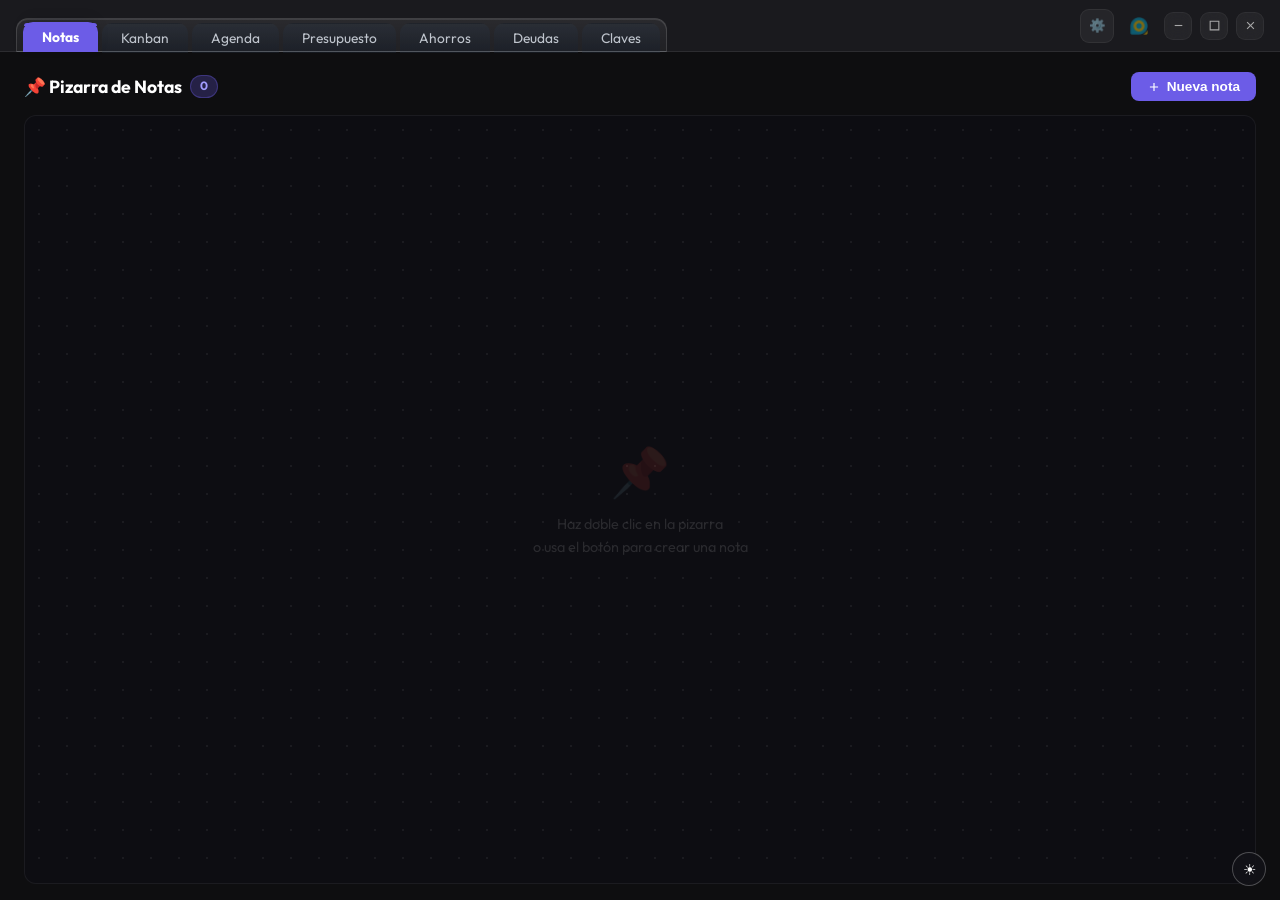
<file: Organizer/organizer.html>
<!DOCTYPE html>
<html lang="es">
<head>
    <meta charset="UTF-8">
    <meta name="viewport" content="width=device-width, initial-scale=1.0">
    <title>Mk Organizer</title>
    <link rel="stylesheet" href="theme.css">
    <link href="https://fonts.googleapis.com/css2?family=Outfit:wght@300;400;600;700&display=swap" rel="stylesheet">
    <link rel="stylesheet" href="organizer.css">
</head>
<body>

    <!-- Script de comunicación con el Storage del Navegador -->
    <script src="storage_bridge.js"></script>

    <!-- HEADER -->
    <div class="ag-header">
        <div class="ag-tabs">
            <button class="ag-tab active" data-tab="notes">Notas</button>
            <button class="ag-tab" data-tab="kanban">Kanban</button>
            <button class="ag-tab" data-tab="agenda">Agenda</button>
            <button class="ag-tab" data-tab="budget">Presupuesto</button>
            <button class="ag-tab" data-tab="savings">Ahorros</button>
            <button class="ag-tab" data-tab="debts">Deudas</button>
            <button class="ag-tab" data-tab="passwords">Claves</button>
        </div>
        <div class="ag-drag-region"></div>

        <div style="display:flex; align-items:center; gap:8px; flex-shrink:0; -webkit-app-region: no-drag;">
            <input type="text" class="kb-filter-input" id="kb-search" placeholder="Buscar tarjeta..." style="display:none;">
            <button id="btn-config" class="ag-nav-btn" title="Configuración">⚙️</button>
            <button id="btn-about" class="ag-nav-btn" title="Acerca de" style="background:none;border:none;cursor:pointer;padding:4px;"><img src="icon16.png" style="width:18px;height:18px;object-fit:contain;vertical-align:middle;" alt="Acerca de"></button>

            <div class="ag-win-controls" id="desktop-win-controls" style="margin-left:0; display:flex;">
                <button class="ag-win-btn minimize" id="btn-minimize" title="Minimizar"><svg viewBox="0 0 24 24" width="12" height="12" fill="currentColor"><path d="M19 13H5v-2h14v2z"/></svg></button>
                <button class="ag-win-btn maximize" id="btn-maximize" title="Maximizar"><svg viewBox="0 0 24 24" width="10" height="10" fill="currentColor" stroke="currentColor" stroke-width="2"><path d="M4 4h16v16H4z" fill="none"/></svg></button>
                <button class="ag-win-btn close-btn" id="btn-close" title="Cerrar"><svg viewBox="0 0 24 24" width="12" height="12" fill="currentColor"><path d="M19 6.41L17.59 5 12 10.59 6.41 5 5 6.41 10.59 12 5 17.59 6.41 19 12 13.41 17.59 19 19 17.59 13.41 12z"/></svg></button>
            </div>
        </div>
    </div>

    <!-- CONTENT -->
    <div class="ag-content">

        <!-- ===== AGENDA VIEW ===== -->
        <div id="view-agenda" class="ag-view active">
            <div class="section-header" style="display:flex; justify-content:space-between; align-items:flex-start; flex-wrap:wrap; gap:12px;">
                <div style="display:flex; align-items:center; gap:16px;">
                    <div>
                        <h1><div id="main-calendar-icon"></div> Mi Agenda</h1>
                        <p>Gestión de tareas y recordatorios</p>
                    </div>
                    <div style="display:flex; gap:8px;">
                        <button class="ag-btn ag-btn-primary" id="open-new-reminder-modal-btn">Nuevo +</button>
                        <button class="ag-btn ag-btn-ghost" id="agenda-clear-done-btn" title="Eliminar tareas completadas">Limpiar Hechas</button>
                        <button class="ag-btn ag-btn-ghost" id="agenda-publish-gcal-btn" style="display: none;" title="Publicar tareas en Google Calendar">Publicar en GCal 📅</button>
                    </div>
                </div>
                <div style="display:flex; align-items:center; gap:12px; flex-wrap:wrap;">
                    <div class="agenda-view-toggle">
                        <button class="ag-btn agenda-toggle-btn active" id="btn-agenda-list-view">📋 Lista</button>
                        <button class="ag-btn agenda-toggle-btn" id="btn-agenda-cal-view">📅 Calendario</button>
                    </div>
                    <div id="cal-kanban-toggle-wrapper" style="display: none;">
                        <label class="ag-pill-toggle-label">
                            <input type="checkbox" id="cal-show-kanban-checkbox" class="ag-pill-toggle-input">
                            <span class="ag-pill-toggle-button">
                                <span class="toggle-dot"></span>
                                <span class="toggle-text">Mostrar Kanban</span>
                            </span>
                        </label>
                    </div>
                    <div id="cal-calendar-toggle-wrapper" style="display: none;">
                        <label class="ag-pill-toggle-label">
                            <input type="checkbox" id="cal-show-calendar-checkbox" class="ag-pill-toggle-input">
                            <span class="ag-pill-toggle-button">
                                <span class="toggle-dot"></span>
                                <span class="toggle-text">Mostrar Calendar</span>
                            </span>
                        </label>
                    </div>
                    <div class="agenda-filter-row" id="agenda-filter-row-container">
                        <label for="reminder-tag-filter" class="agenda-filter-label">Filtrar etiqueta:</label>
                        <select id="reminder-tag-filter" class="agenda-filter-select">
                            <option value="__all__">Todas</option>
                        </select>
                    </div>
                </div>
            </div>
            
            <div id="agenda-list-container">
                <div id="reminders-list" class="ag-list">
                    <div class="ag-empty">Cargando tareas...</div>
                </div>
                <div id="reminders-pagination" class="ag-pagination" style="display:none;"></div>
            </div>

            <div id="agenda-calendar-container" style="display:none;">
                <div class="cal-header" style="display:flex; justify-content:space-between; align-items:center; margin-bottom:12px; flex-wrap:wrap; gap:8px;">
                    <div style="display:flex; align-items:center; gap:8px;">
                        <button class="ag-btn ag-btn-ghost" id="cal-prev-btn" style="padding:4px 8px; font-size:0.8rem;">&larr;</button>
                        <button class="ag-btn ag-btn-ghost" id="cal-next-btn" style="padding:4px 8px; font-size:0.8rem;">&rarr;</button>
                        <button class="ag-btn ag-btn-ghost" id="cal-today-btn" style="padding:4px 8px; font-size:0.8rem;">Hoy</button>
                        <span id="cal-month-year-label" style="font-weight:700; font-size:1rem; margin-left:6px; min-width:120px;">Mes Año</span>
                    </div>
                    <div style="display:flex; align-items:center; gap:8px;">
                        <select id="cal-month-select" class="ag-input" style="padding:4px 8px; height:auto; margin:0; font-size:0.8rem;"></select>
                        <select id="cal-year-select" class="ag-input" style="padding:4px 8px; height:auto; margin:0; font-size:0.8rem;"></select>
                    </div>
                </div>
                <div class="cal-weekdays" style="display:grid; grid-template-columns:repeat(7, 1fr); text-align:center; font-weight:700; font-size:0.72rem; color:var(--ag-text-muted); text-transform:uppercase; border-bottom:1px solid rgba(255,255,255,0.06); padding-bottom:6px; margin-bottom:6px;">
                    <div>Lun</div><div>Mar</div><div>Mié</div><div>Jue</div><div>Vie</div><div>Sáb</div><div>Dom</div>
                </div>
                <div id="calendar-days-grid" style="display:grid; grid-template-columns:repeat(7, 1fr); gap:4px;"></div>
            </div>
        </div>

        <!-- ===== BUDGET VIEW ===== -->
        <div id="view-budget" class="ag-view">
            <div class="section-header" style="display:flex; justify-content:space-between; align-items:center; margin-bottom:16px; flex-wrap:wrap; gap:12px;">
                <div>
                    <h1>📊 Presupuesto Categorizado</h1>
                    <p>Gestiona tus ingresos y gastos categorizados con alertas de límites</p>
                </div>
                <div style="display:flex; gap:12px; align-items:center; flex-wrap:wrap;">
                    <!-- Selector de Columnas movido aquí (Responsivo) -->
                    <div style="display: flex; gap: 6px; align-items: center; background: rgba(255,255,255,0.02); border: 1px solid rgba(255,255,255,0.05); padding: 4px 8px; border-radius: 8px;">
                        <span style="font-size: 0.76rem; color: var(--ag-text-muted); font-weight: 600; margin-right: 2px;">Ver:</span>
                        <button class="ag-btn col-toggle-btn active" data-col="col-income" style="padding: 4px 8px; font-size: 0.72rem; cursor: pointer; background: rgba(46, 213, 115, 0.15); border: 1px solid rgba(46, 213, 115, 0.3); color: #2ed573; border-radius: 5px; font-weight: 600; white-space: nowrap;">🟢 Ingresos</button>
                        <button class="ag-btn col-toggle-btn active" data-col="col-expenses" style="padding: 4px 8px; font-size: 0.72rem; cursor: pointer; background: rgba(255, 118, 117, 0.15); border: 1px solid rgba(255, 118, 117, 0.3); color: #ff7675; border-radius: 5px; font-weight: 600; white-space: nowrap;">🔴 Gastos</button>
                        <button class="ag-btn col-toggle-btn active" data-col="col-limits" style="padding: 4px 8px; font-size: 0.72rem; cursor: pointer; background: rgba(108, 92, 231, 0.15); border: 1px solid rgba(108, 92, 231, 0.3); color: #a29bfe; border-radius: 5px; font-weight: 600; white-space: nowrap;">📊 Límites</button>
                    </div>

                    <button class="ag-btn" id="open-budget-limits-btn" style="padding: 8px 14px; background: rgba(255,255,255,0.06); border: 1px solid rgba(255,255,255,0.08); font-weight:600; cursor:pointer;">Límites ⚙️</button>
                    <div class="budget-debt-container">
                        <span style="color:var(--ag-text-muted); font-weight:600; white-space:nowrap;">Asignación Deudas</span>
                        <div class="budget-debt-input-wrapper">
                            <span style="color:var(--ag-text-muted); font-weight:bold; font-size:0.8rem;" id="budget-debt-allocation-symbol">Q</span>
                            <input type="number" id="budget-debt-allocation" style="background:transparent; border:none; color:var(--ag-text); font-weight:700; width:65px; outline:none; font-size:0.85rem; text-align:right;" placeholder="0">
                        </div>
                    </div>
                </div>
            </div>

            <!-- Selector de Mes (Filtro de Período) -->
            <div id="budget-month-filter" style="display:flex; align-items:center; gap:8px; margin-bottom:16px; background: rgba(255,255,255,0.02); border: 1px solid rgba(255,255,255,0.05); padding: 8px 14px; border-radius: 8px; font-size:0.8rem; font-weight:600; color:var(--ag-text-muted); width:fit-content;">
                <span style="white-space:nowrap;">📅 Período:</span>
                <select id="budget-month-select" class="ag-input" style="margin:0; padding:4px 8px; height:auto; font-size:0.8rem; min-width:120px;"></select>
                <select id="budget-year-select" class="ag-input" style="margin:0; padding:4px 8px; height:auto; font-size:0.8rem; width:82px;"></select>
            </div>

            <!-- Dashboard Superior (Tarjetas Premium) -->
            <div style="display: grid; grid-template-columns: repeat(auto-fit, minmax(240px, 1fr)); gap: 16px; margin-bottom: 20px;">
                <!-- Tarjeta Ingresos -->
                <div class="budget-balance-card" style="background: rgba(46, 213, 115, 0.03); border: 1px solid rgba(46, 213, 115, 0.12); border-radius: 12px; padding: 16px; display: flex; align-items: center; gap: 16px; transition: transform 0.2s, box-shadow 0.2s;">
                    <div style="font-size: 2rem; background: rgba(46, 213, 115, 0.1); width: 50px; height: 50px; display: flex; align-items: center; justify-content: center; border-radius: 10px;">💰</div>
                    <div>
                        <div style="font-size: 0.8rem; color: var(--ag-text-muted); text-transform: uppercase; letter-spacing: 0.05em; font-weight: 600;">Ingresos Totales</div>
                        <div style="font-size: 1.4rem; font-weight: 700; color: #2ed573; margin-top: 2px;" id="budget-total-income">Q 0.00</div>
                    </div>
                </div>
                <!-- Tarjeta Gastos -->
                <div class="budget-balance-card" style="background: rgba(255, 118, 117, 0.03); border: 1px solid rgba(255, 118, 117, 0.12); border-radius: 12px; padding: 16px; display: flex; align-items: center; gap: 16px; transition: transform 0.2s, box-shadow 0.2s;">
                    <div style="font-size: 2rem; background: rgba(255, 118, 117, 0.1); width: 50px; height: 50px; display: flex; align-items: center; justify-content: center; border-radius: 10px;">💸</div>
                    <div>
                        <div style="font-size: 0.8rem; color: var(--ag-text-muted); text-transform: uppercase; letter-spacing: 0.05em; font-weight: 600;">Gastos Totales</div>
                        <div style="font-size: 1.4rem; font-weight: 700; color: #ff7675; margin-top: 2px;" id="budget-total-expense">Q 0.00</div>
                    </div>
                </div>
                <!-- Tarjeta Saldo Disponible -->
                <div class="budget-balance-card" id="budget-balance-card-main" style="background: rgba(255, 255, 255, 0.02); border: 1px solid rgba(255, 255, 255, 0.06); border-radius: 12px; padding: 16px; display: flex; align-items: center; gap: 16px; transition: transform 0.2s, box-shadow 0.2s;">
                    <div id="budget-balance-icon-main" style="font-size: 2rem; background: rgba(255, 255, 255, 0.05); width: 50px; height: 50px; display: flex; align-items: center; justify-content: center; border-radius: 10px;">⚖️</div>
                    <div>
                        <div style="font-size: 0.8rem; color: var(--ag-text-muted); text-transform: uppercase; letter-spacing: 0.05em; font-weight: 600;">Saldo Disponible</div>
                        <div id="budget-total-balance" class="shop-total-combined" style="font-size: 1.4rem; font-weight: 700; margin-top: 2px;">Q 0.00</div>
                    </div>
                </div>
            </div>

            <!-- Layout Principal -->
            <div id="budget-main-grid" style="display:grid; grid-template-columns: 1fr 1.2fr 1fr; gap:20px; height: calc(100vh - 270px); overflow:hidden; transition: grid-template-columns 0.3s ease;">
                <!-- Columna 1: Ingresos -->
                <div id="col-income" style="display:flex; flex-direction:column; background:rgba(255,255,255,0.02); border:1px solid rgba(255,255,255,0.04); border-radius:10px; padding:16px; height:100%; overflow:hidden;">
                    <div style="display:flex; justify-content:space-between; align-items:center; margin-bottom:12px;">
                        <h2 style="font-size:1.1rem; color:#2ed573;">➕ Ingresos</h2>
                        <button class="ag-btn ag-btn-primary" id="open-new-income-modal-btn" style="padding: 6px 12px; font-size:0.8rem;">+ Nuevo</button>
                    </div>
                    <div id="budget-income-list" style="flex:1; overflow-y:auto; padding-right:4px;">
                        <div class="ag-empty">Cargando ingresos...</div>
                    </div>
                </div>

                <!-- Columna 2: Gastos -->
                <div id="col-expenses" style="display:flex; flex-direction:column; background:rgba(255,255,255,0.02); border:1px solid rgba(255,255,255,0.04); border-radius:10px; padding:16px; height:100%; overflow:hidden;">
                    <div style="display:flex; justify-content:space-between; align-items:center; margin-bottom:12px;">
                        <h2 style="font-size:1.1rem; color:#ff7675;">➖ Gastos</h2>
                        <div style="display:flex; gap:6px;">
                            <button class="ag-btn ag-btn-ghost" id="btn-payment-methods-budget" title="Administrar medios de pago" style="padding: 6px 10px; font-size:0.8rem;">
                                <svg xmlns="http://www.w3.org/2000/svg" width="15" height="15" viewBox="0 0 24 24" fill="none" stroke="currentColor" stroke-width="2" stroke-linecap="round" stroke-linejoin="round" style="vertical-align:middle;"><rect x="1" y="4" width="22" height="16" rx="2" ry="2"/><line x1="1" y1="10" x2="23" y2="10"/></svg>
                                Medios de Pago
                            </button>
                            <button class="ag-btn ag-btn-primary" id="open-new-shop-modal-btn" style="padding: 6px 12px; font-size:0.8rem;">+ Nuevo</button>
                        </div>
                    </div>
                    <div id="budget-expense-list" style="flex:1; overflow-y:auto; padding-right:4px;">
                        <div class="ag-empty">Cargando gastos...</div>
                    </div>
                </div>

                <!-- Columna 3: Límites y Categorías -->
                <div id="col-limits" style="display:flex; flex-direction:column; background:rgba(255,255,255,0.02); border:1px solid rgba(255,255,255,0.04); border-radius:10px; padding:16px; height:100%; overflow:hidden;">
                    <h2 style="font-size:1.1rem; color:var(--ag-accent); margin-bottom:12px;">📊 Límite mensual</h2>
                    <div id="budget-category-progress" style="flex:1; overflow-y:auto; padding-right:4px;">
                        <!-- Barras de progreso dinámicas -->
                    </div>
                </div>
            </div>
        </div>

        <!-- ===== DEBTS VIEW ===== -->
        <div id="view-debts" class="ag-view">
            <!-- Header -->
            <div class="section-header" style="display:flex; justify-content:space-between; align-items:center; margin-bottom:16px; flex-wrap:wrap; gap:12px;">
                <div>
                    <h1>💸 Planificador de Deudas</h1>
                    <p>Estrategia Bola de Nieve o Avalancha con proyección gráfica interactiva</p>
                </div>
                <div style="display:flex; align-items:center; gap:10px; flex-wrap:wrap;">
                    <!-- Selector de método -->
                    <div style="display:flex; gap:4px; background:rgba(255,255,255,0.03); border:1px solid rgba(255,255,255,0.06); padding:4px; border-radius:8px;">
                        <button id="debt-method-snowball" class="ag-btn debt-method-btn active" data-method="snowball"
                            style="padding:4px 10px; font-size:0.74rem; font-weight:700; cursor:pointer; border-radius:5px; background:rgba(108,92,231,0.2); border:1px solid rgba(108,92,231,0.4); color:#a29bfe; white-space:nowrap;">❄️ Bola de Nieve</button>
                        <button id="debt-method-avalanche" class="ag-btn debt-method-btn" data-method="avalanche"
                            style="padding:4px 10px; font-size:0.74rem; font-weight:700; cursor:pointer; border-radius:5px; background:none; border:1px solid transparent; color:var(--ag-text-muted); white-space:nowrap;">🔥 Avalancha</button>
                    </div>
                    <!-- Presupuesto -->
                    <div style="display:flex; flex-direction:column; gap:2px; font-size:0.8rem; background:rgba(255,255,255,0.03); padding:6px 12px; border-radius:8px; border:1px solid rgba(255,255,255,0.06);">
                        <span style="color:var(--ag-text-muted); font-size:0.72rem; font-weight:600;">💰 Presupuesto Mensual</span>
                        <div style="display:flex; align-items:center; gap:4px;">
                            <span id="debts-budget-symbol" style="color:var(--ag-text-muted); font-size:0.8rem; font-weight:700;">Q</span>
                            <input type="number" id="debts-budget-input" style="background:transparent; border:none; color:var(--ag-text); font-weight:700; width:80px; outline:none; font-size:0.9rem;" placeholder="0">
                            <button id="save-debts-budget-btn" class="ag-btn" style="padding:2px 8px; font-size:0.72rem; cursor:pointer; background:rgba(108,92,231,0.15); border:1px solid rgba(108,92,231,0.3); color:#a29bfe; font-weight:600;">✔</button>
                        </div>
                    </div>
                    <button class="ag-btn ag-btn-primary" id="btn-add-debt-dialog" style="padding:8px 14px; font-size:0.82rem; font-weight:700; cursor:pointer;">+ Nueva Deuda</button>
                </div>
            </div>

            <!-- Tarjetas resumen hero -->
            <div id="debts-summary-cards" style="display:grid; grid-template-columns:repeat(auto-fit, minmax(160px,1fr)); gap:12px; margin-bottom:16px;"></div>

            <!-- Layout Principal -->
            <div style="display:grid; grid-template-columns: 1fr 1.6fr; gap:16px; height:calc(100vh - 300px); min-height:380px; overflow:hidden;">

                <!-- Columna Izquierda: Lista de Deudas -->
                <div style="display:flex; flex-direction:column; background:rgba(255,255,255,0.02); border:1px solid rgba(255,255,255,0.05); border-radius:12px; padding:16px; overflow:hidden;">
                    <h2 style="font-size:0.95rem; color:#ff7675; margin-bottom:12px; font-weight:700; display:flex; align-items:center; gap:6px;">🧾 Deudas Pendientes
                        <span id="debts-count-badge" style="font-size:0.72rem; background:rgba(255,118,117,0.15); border:1px solid rgba(255,118,117,0.3); color:#ff7675; padding:1px 8px; border-radius:99px; font-weight:700;"></span>
                    </h2>
                    <div id="debts-list" style="flex:1; overflow-y:auto; padding-right:4px; display:flex; flex-direction:column; gap:8px;">
                        <div class="ag-empty">Cargando deudas...</div>
                    </div>
                </div>

                <!-- Columna Derecha: Simulación + Gráfica -->
                <div style="display:flex; flex-direction:column; background:rgba(255,255,255,0.02); border:1px solid rgba(255,255,255,0.05); border-radius:12px; padding:16px; overflow:hidden; gap:12px;">
                    <h2 style="font-size:0.95rem; color:#2ed573; font-weight:700; display:flex; align-items:center; gap:6px; flex-shrink:0;">
                        📈 Proyección de Liquidación
                        <span id="debts-sim-label" style="font-size:0.72rem; background:rgba(46,213,117,0.12); border:1px solid rgba(46,213,117,0.25); color:#2ed573; padding:1px 8px; border-radius:99px; font-weight:700;">Bola de Nieve</span>
                    </h2>
                    <!-- Gráfica SVG -->
                    <div style="flex:0 0 auto; position:relative; background:rgba(0,0,0,0.15); border-radius:10px; border:1px solid rgba(255,255,255,0.04); padding:10px 6px 4px 6px; min-height:160px;">
                        <svg id="debts-chart-svg" width="100%" height="160" style="display:block; overflow:visible;"></svg>
                        <div id="debts-chart-tooltip" style="display:none; position:absolute; background:rgba(20,20,30,0.95); border:1px solid rgba(255,255,255,0.1); border-radius:6px; padding:6px 10px; font-size:0.74rem; color:var(--ag-text); pointer-events:none; z-index:10; white-space:nowrap;"></div>
                    </div>
                    <!-- Tabla / línea de tiempo -->
                    <div id="debts-projection-timeline" style="flex:1; overflow-y:auto; padding-right:4px;">
                        <div class="ag-empty">Calculando proyección...</div>
                    </div>
                </div>

            </div>
        </div>


        <!-- ===== SAVINGS VIEW ===== -->
        <div id="view-savings" class="ag-view">
            <!-- Header -->
            <div class="section-header" style="display:flex; justify-content:space-between; align-items:center; margin-bottom:16px; flex-wrap:wrap; gap:12px;">
                <div>
                    <h1>🎯 Objetivos de Ahorro</h1>
                    <p>Planifica y monitorea tus metas financieras con proyección inteligente</p>
                </div>
                <button class="ag-btn ag-btn-primary" id="open-new-saving-btn" style="padding:8px 16px; font-weight:700; border-radius:8px; cursor:pointer;">+ Nuevo Objetivo</button>
            </div>

            <!-- Tarjetas hero -->
            <div id="savings-hero-cards" style="display:grid; grid-template-columns:repeat(auto-fit,minmax(155px,1fr)); gap:12px; margin-bottom:16px;"></div>

            <!-- Layout Principal -->
            <div style="display:grid; grid-template-columns: 1fr 1.6fr; gap:16px; height:calc(100vh - 300px); min-height:380px; overflow:hidden;">

                <!-- Columna Izquierda: Objetivos -->
                <div style="display:flex; flex-direction:column; background:rgba(255,255,255,0.02); border:1px solid rgba(255,255,255,0.05); border-radius:12px; padding:16px; overflow:hidden;">
                    <h2 style="font-size:0.95rem; color:#a29bfe; margin-bottom:12px; font-weight:700; display:flex; align-items:center; gap:6px;">
                        🎯 Mis Objetivos
                        <span id="savings-count-badge" style="font-size:0.72rem; background:rgba(162,155,254,0.15); border:1px solid rgba(162,155,254,0.3); color:#a29bfe; padding:1px 8px; border-radius:99px; font-weight:700;"></span>
                    </h2>
                    <div id="savings-goals-list" style="flex:1; overflow-y:auto; padding-right:4px; display:flex; flex-direction:column; gap:10px;">
                        <div class="ag-empty">Cargando objetivos...</div>
                    </div>
                </div>

                <!-- Columna Derecha: Gráficas y Proyección -->
                <div style="display:flex; flex-direction:column; background:rgba(255,255,255,0.02); border:1px solid rgba(255,255,255,0.05); border-radius:12px; padding:16px; overflow:hidden; gap:12px;">

                    <!-- Tabs de visualización -->
                    <div style="display:flex; align-items:center; justify-content:space-between; flex-shrink:0;">
                        <h2 style="font-size:0.95rem; color:#2ed573; font-weight:700; margin:0;">📊 Análisis y Proyección</h2>
                        <div style="display:flex; gap:4px; background:rgba(255,255,255,0.03); border:1px solid rgba(255,255,255,0.06); padding:3px; border-radius:7px;">
                            <button class="savings-tab-btn active" data-tab="projection"
                                style="padding:3px 10px; font-size:0.73rem; font-weight:700; cursor:pointer; border-radius:5px; background:rgba(46,213,115,0.2); border:1px solid rgba(46,213,115,0.4); color:#2ed573; white-space:nowrap;">📈 Proyección</button>
                            <button class="savings-tab-btn" data-tab="currency"
                                style="padding:3px 10px; font-size:0.73rem; font-weight:700; cursor:pointer; border-radius:5px; background:none; border:1px solid transparent; color:var(--ag-text-muted); white-space:nowrap;">🪙 Por Moneda</button>
                            <button class="savings-tab-btn" data-tab="compare"
                                style="padding:3px 10px; font-size:0.73rem; font-weight:700; cursor:pointer; border-radius:5px; background:none; border:1px solid transparent; color:var(--ag-text-muted); white-space:nowrap;">📊 Comparar</button>
                        </div>
                    </div>

                    <!-- Panel de contenido de gráficas (cambia con tabs) -->
                    <div id="savings-chart-panel" style="flex:1; overflow-y:auto; overflow-x:hidden; padding-right:2px;">
                        <div class="ag-empty">Cargando gráficas...</div>
                    </div>
                </div>

            </div>
        </div>


        <!-- ===== KANBAN VIEW ===== -->
        <div id="view-kanban" class="ag-view">
            <div class="section-header">
                <div style="display: flex; justify-content: space-between; align-items: flex-start; width: 100%;">
                    <div>
                        <h1>
                            <svg viewBox="0 0 24 24" width="22" height="22" fill="currentColor"><path d="M4 3h4a1 1 0 0 1 1 1v16a1 1 0 0 1-1 1H4a1 1 0 0 1-1-1V4a1 1 0 0 1 1-1zm6 0h4a1 1 0 0 1 1 1v10a1 1 0 0 1-1 1h-4a1 1 0 0 1-1-1V4a1 1 0 0 1 1-1zm6 0h4a1 1 0 0 1 1 1v6a1 1 0 0 1-1 1h-4a1 1 0 0 1-1-1V4a1 1 0 0 1 1-1z"/></svg>
                            Kanban
                        </h1>
                        <p>Seguimiento de tareas por estatus</p>
                    </div>
                    <button id="kb-debug-btn" class="ag-btn ag-btn-ghost" title="Activar/Desactivar debug de ordenamiento" style="padding: 6px 12px; font-size: 0.75rem; opacity: 0.5; margin-top: 8px;">🐛 Debug OFF</button>
                </div>
                <div class="kb-label-filter" id="kb-label-filter"></div>
                <button id="kb-auto-fix-btn" class="ag-btn ag-btn-ghost" title="Asignar prioridades automáticamente a tarjetas antiguas" style="padding: 6px 12px; font-size: 0.75rem; margin-top: 8px;">🔧 Auto-fix Prioridades</button>
            </div>

            <div class="kb-board">
                <!-- Pendientes -->
                <div class="kb-col kb-col-border-pending" id="col-pending" data-status="pending">
                    <div class="kb-col-header">
                        <div class="kb-col-title">
                            <span class="kb-col-dot" style="background:#fdcb6e;"></span>
                            Pendientes
                            <span class="kb-col-count" id="count-pending">0</span>
                        </div>
                        <div style="display: flex; align-items: center; gap: 4px;">
                            <button class="kb-col-toggle-collapse" data-status="pending" title="Colapsar/Expandir columna" data-collapsed="false">
                                <svg viewBox="0 0 24 24" width="13" height="13" fill="currentColor" style="display:block;"><path d="M15.41 16.59L10.83 12l4.58-4.59L14 6l-6 6 6 6 1.41-1.41z"/></svg>
                            </button>
                            <button class="kb-col-add" data-status="pending" title="Agregar tarjeta">+</button>
                        </div>
                    </div>
                    <div class="kb-cards" id="cards-pending" data-status="pending"></div>
                </div>
                <!-- En Proceso -->
                <div class="kb-col kb-col-border-inprogress" id="col-inprogress" data-status="inprogress">
                    <div class="kb-col-header">
                        <div class="kb-col-title">
                            <span class="kb-col-dot" style="background:#6c5ce7;"></span>
                            En Proceso
                            <span class="kb-col-count" id="count-inprogress">0</span>
                        </div>
                        <div style="display: flex; align-items: center; gap: 4px;">
                            <button class="kb-col-toggle-collapse" data-status="inprogress" title="Colapsar/Expandir columna" data-collapsed="false">
                                <svg viewBox="0 0 24 24" width="13" height="13" fill="currentColor" style="display:block;"><path d="M15.41 16.59L10.83 12l4.58-4.59L14 6l-6 6 6 6 1.41-1.41z"/></svg>
                            </button>
                            <button class="kb-col-add" data-status="inprogress" title="Agregar tarjeta">+</button>
                        </div>
                    </div>
                    <div class="kb-cards" id="cards-inprogress" data-status="inprogress"></div>
                </div>
                <!-- Detenidos -->
                <div class="kb-col kb-col-border-blocked" id="col-blocked" data-status="blocked">
                    <div class="kb-col-header">
                        <div class="kb-col-title">
                            <span class="kb-col-dot" style="background:#e17055;"></span>
                            Detenidos
                            <span class="kb-col-count" id="count-blocked">0</span>
                        </div>
                        <div style="display: flex; align-items: center; gap: 4px;">
                            <button class="kb-col-toggle-collapse" data-status="blocked" title="Colapsar/Expandir columna" data-collapsed="false">
                                <svg viewBox="0 0 24 24" width="13" height="13" fill="currentColor" style="display:block;"><path d="M15.41 16.59L10.83 12l4.58-4.59L14 6l-6 6 6 6 1.41-1.41z"/></svg>
                            </button>
                            <button class="kb-col-add" data-status="blocked" title="Agregar tarjeta">+</button>
                        </div>
                    </div>
                    <div class="kb-cards" id="cards-blocked" data-status="blocked"></div>
                </div>
                <!-- Hechos -->
                <div class="kb-col kb-col-border-done" id="col-done" data-status="done">
                    <div class="kb-col-header">
                        <div class="kb-col-title">
                            <span class="kb-col-dot" style="background:#00b894;"></span>
                            Hechos
                            <span class="kb-col-count" id="count-done">0</span>
                        </div>
                        <div style="display: flex; align-items: center; gap: 4px;">
                            <button class="kb-col-toggle-collapse" data-status="done" title="Colapsar/Expandir columna" data-collapsed="false">
                                <svg viewBox="0 0 24 24" width="13" height="13" fill="currentColor" style="display:block;"><path d="M15.41 16.59L10.83 12l4.58-4.59L14 6l-6 6 6 6 1.41-1.41z"/></svg>
                            </button>
                            <button class="kb-col-clean" id="kb-clean-done-btn" title="Limpiar tareas hechas">
                                <svg viewBox="0 0 24 24" width="13" height="13" fill="currentColor" style="display:block;"><path d="M17 6h5v2h-2v13a1 1 0 0 1-1 1H5a1 1 0 0 1-1-1V8H2V6h5V3a1 1 0 0 1 1-1h8a1 1 0 0 1 1 1v3zm1 2H6v12h12V8zm-9 3h2v6H9v-6zm4 0h2v6h-2v-6zM9 4v2h6V4H9z"/></svg>
                            </button>
                            <button class="kb-col-add" data-status="done" title="Agregar tarjeta">+</button>
                        </div>
                    </div>
                    <div class="kb-cards" id="cards-done" data-status="done"></div>
                </div>
            </div>
        </div>

        <!-- ===== NOTES VIEW ===== -->
        <div id="view-notes" class="ag-view">
            <div class="notes-toolbar">
                <h2>📌 Pizarra de Notas <span id="notes-total" class="notes-count-badge">0</span></h2>
                <button id="notes-new-btn" class="notes-new-btn">
                    <svg viewBox="0 0 24 24" width="14" height="14" fill="currentColor"><path d="M19 13h-6v6h-2v-6H5v-2h6V5h2v6h6v2z"/></svg>
                    Nueva nota
                </button>
            </div>
            <div class="notes-board" id="notes-board">
                <div class="notes-canvas" id="notes-canvas">
                    <div class="notes-hint" id="notes-hint">
                        <div class="hint-icon">📌</div>
                        <p>Haz doble clic en la pizarra<br>o usa el botón para crear una nota</p>
                    </div>
                </div>
            </div>
        </div>

        <!-- ===== CONFIG VIEW ===== -->
        <div id="view-config" class="ag-view">
            <div class="section-header">
                <h1>
                    <svg viewBox="0 0 24 24" width="22" height="22" fill="currentColor"><path d="M19.14 12.94c.04-.3.06-.61.06-.94s-.02-.64-.07-.94l2.03-1.58a.49.49 0 0 0 .12-.61l-1.92-3.32a.488.488 0 0 0-.59-.22l-2.39.96a7.07 7.07 0 0 0-1.62-.94l-.36-2.54a.484.484 0 0 0-.48-.41h-3.84c-.24 0-.43.17-.47.41l-.36 2.54c-.59.24-1.13.57-1.62.94l-2.39-.96c-.22-.08-.47 0-.59.22L2.74 8.87c-.12.21-.08.47.12.61l2.03 1.58c-.05.3-.07.62-.07.94s.02.64.07.94l-2.03 1.58a.49.49 0 0 0-.12.61l1.92 3.32c.12.22.37.29.59.22l2.39-.96c.5.37 1.04.7 1.62.94l.36 2.54c.05.24.24.41.48.41h3.84c.24 0 .44-.17.47-.41l.36-2.54c.59-.24 1.13-.57 1.62-.94l2.39.96c.22.08.47 0 .59-.22l1.92-3.32c.12-.22.07-.47-.12-.61l-2.01-1.58zM12 15.6c-1.98 0-3.6-1.62-3.6-3.6s1.62-3.6 3.6-3.6 3.6 1.62 3.6 3.6-1.62 3.6-3.6 3.6z"/></svg>
                    Configuración
                </h1>
                <p>Preferencias de la aplicación</p>
            </div>

            <div class="cfg-layout-grid">

            <!-- Sincronización en la Nube -->
            <div class="cfg-section cfg-span-all" style="background: rgba(108, 92, 231, 0.03); border: 1px dashed rgba(108, 92, 231, 0.25); border-radius: 10px; padding: 16px; margin-bottom: 20px;">
                <div class="cfg-section-title" style="color: var(--ag-accent); font-weight: 700; font-size: 1.05rem; display: flex; align-items: center; gap: 8px; margin-bottom: 12px; border-bottom: none;">
                    <span>☁️</span> Sincronización en la Nube (Google Drive)
                </div>
                <div style="display: flex; align-items: center; justify-content: space-between; gap: 20px; flex-wrap: wrap;">
                    <div style="flex: 1; min-width: 250px;">
                        <p style="font-size: 0.88rem; color: var(--ag-text); margin-bottom: 4px;">Guarda tus datos en Google Drive para acceder a ellos desde múltiples dispositivos.</p>
                        <p style="font-size: 0.8rem; color: var(--ag-text-muted);">Esta función es 100% opcional. Si no la conectas, tus datos permanecerán seguros localmente en este navegador.</p>
                        <div style="font-size: 0.8rem; margin-top: 8px; color: var(--ag-text-muted);">
                            Estatus: <span id="sync-status-text" class="sync-status disconnected" style="font-weight: 700; color: #ff7675;">Desconectado</span>
                        </div>
                        <div style="font-size: 0.8rem; margin-top: 4px; color: var(--ag-text-muted);">
                            Última sincronización: <span id="sync-last-time" style="font-weight: 600;">Nunca</span>
                        </div>
                    </div>
                    <div style="display: flex; gap: 8px; align-items: center; flex-shrink: 0;">
                        <button id="sync-connect-btn" class="ag-btn ag-btn-primary" style="cursor: pointer; font-weight: 600;">Conectar Google Drive</button>
                        <button id="sync-now-btn" class="ag-btn" style="display: none; cursor: pointer; background: rgba(255,255,255,0.06); border: 1px solid rgba(255,255,255,0.08); font-weight: 600; padding: 8px 14px;">Sincronizar ahora 🔄</button>
                    </div>
                </div>
            </div>

            <!-- Sincronización con Google Calendar -->
            <div class="cfg-section cfg-span-all" style="background: rgba(9, 132, 227, 0.03); border: 1px dashed rgba(9, 132, 227, 0.25); border-radius: 10px; padding: 16px; margin-bottom: 20px;">
                <div class="cfg-section-title" style="color: #0984e3; font-weight: 700; font-size: 1.05rem; display: flex; align-items: center; gap: 8px; margin-bottom: 12px; border-bottom: none;">
                    <span>📅</span> Sincronización con Google Calendar
                </div>
                <div style="display: flex; flex-direction: column; gap: 16px;">
                    <div style="display: flex; align-items: center; justify-content: space-between; gap: 20px; flex-wrap: wrap;">
                        <div style="flex: 1; min-width: 250px;">
                            <p style="font-size: 0.88rem; color: var(--ag-text); margin-bottom: 4px;">Sincroniza tus tareas con tus calendarios de Google.</p>
                            <div style="font-size: 0.8rem; color: var(--ag-text-muted);">
                                Estatus: <span id="gcal-status-text" class="sync-status disconnected" style="font-weight: 700; color: #ff7675;">Desconectado</span>
                            </div>
                        </div>
                        <div style="flex-shrink: 0;">
                            <button id="gcal-connect-btn" class="ag-btn ag-btn-primary" style="cursor: pointer; font-weight: 600;">Conectar Google Calendar</button>
                        </div>
                    </div>
                    
                    <div id="gcal-sync-controls" style="display: none; border-top: 1px solid rgba(255,255,255,0.06); padding-top: 12px;">
                        <div style="display: grid; grid-template-columns: 1fr 1fr; gap: 20px; flex-wrap: wrap;">
                            <div>
                                <label style="display: block; font-size: 0.85rem; font-weight: 600; color: var(--ag-text); margin-bottom: 8px;">1. Calendarios a mostrar en agenda/calendario:</label>
                                <div id="gcal-calendars-list" style="max-height: 150px; overflow-y: auto; background: rgba(0,0,0,0.2); border: 1px solid rgba(255,255,255,0.08); padding: 8px; border-radius: 6px;">
                                    <!-- Listado dinámico de calendarios -->
                                </div>
                            </div>
                            <div>
                                <div style="margin-bottom: 12px;">
                                    <label for="gcal-dest-select" style="display: block; font-size: 0.85rem; font-weight: 600; color: var(--ag-text); margin-bottom: 6px;">2. Calendario de destino para publicar tareas:</label>
                                    <select id="gcal-dest-select" class="ag-input" style="width: 100%; padding: 6px 10px; height: auto; margin: 0; background: rgba(0,0,0,0.2); color: var(--ag-text);">
                                        <!-- Opciones de calendarios -->
                                    </select>
                                </div>
                                <div style="display: flex; gap: 8px; margin-top: 20px;">
                                    <button id="gcal-publish-all-btn" class="ag-btn" style="cursor: pointer; background: rgba(9, 132, 227, 0.15); border: 1px solid rgba(9, 132, 227, 0.3); color: #74b9ff; font-weight: 600; font-size: 0.8rem; padding: 8px 12px; border-radius: 6px;">Publicar todas las tareas 📤</button>
                                </div>
                            </div>
                        </div>
                    </div>
                </div>
            </div>

            <!-- Módulos -->
            <div class="cfg-section cfg-section-modules cfg-span-all">
                <div class="cfg-section-title">Módulos</div>
                <div class="cfg-module-grid">

                <div class="cfg-row">
                    <div class="cfg-row-label">
                        <span>Notas Adhesivas</span>
                        <small>Muestra la pestaña de Notas en la agenda</small>
                    </div>
                    <label class="cfg-toggle">
                        <input type="checkbox" id="cfg-notes-enabled" checked>
                        <span class="cfg-toggle-track"></span>
                    </label>
                </div>
                <div class="cfg-row">
                    <div class="cfg-row-label">
                        <span>Kanban</span>
                        <small>Muestra la pestaña de Kanban en la agenda</small>
                    </div>
                    <label class="cfg-toggle">
                        <input type="checkbox" id="cfg-kanban-enabled" checked>
                        <span class="cfg-toggle-track"></span>
                    </label>
                </div>
                <div class="cfg-row">
                    <div class="cfg-row-label">
                        <span>Agenda</span>
                        <small>Muestra la pestaña de Agenda (recordatorios y tareas)</small>
                    </div>
                    <label class="cfg-toggle">
                        <input type="checkbox" id="cfg-agenda-enabled" checked>
                        <span class="cfg-toggle-track"></span>
                    </label>
                </div>
                <div class="cfg-row">
                    <div class="cfg-row-label">
                        <span>Presupuesto</span>
                        <small>Muestra la pestaña de Presupuesto en el organizador</small>
                    </div>
                    <label class="cfg-toggle">
                        <input type="checkbox" id="cfg-budget-enabled" checked>
                        <span class="cfg-toggle-track"></span>
                    </label>
                </div>
                <div class="cfg-row">
                    <div class="cfg-row-label">
                        <span>Ahorros</span>
                        <small>Muestra la pestaña de Ahorros por objetivos</small>
                    </div>
                    <label class="cfg-toggle">
                        <input type="checkbox" id="cfg-savings-enabled" checked>
                        <span class="cfg-toggle-track"></span>
                    </label>
                </div>
                <div class="cfg-row">
                    <div class="cfg-row-label">
                        <span>Deudas</span>
                        <small>Muestra la pestaña de Deudas en el organizador</small>
                    </div>
                    <label class="cfg-toggle">
                        <input type="checkbox" id="cfg-debts-enabled" checked>
                        <span class="cfg-toggle-track"></span>
                    </label>
                </div>
                <div class="cfg-row">
                    <div class="cfg-row-label">
                        <span>Claves</span>
                        <small>Muestra la pestaña de Contraseñas en la agenda</small>
                    </div>
                    <label class="cfg-toggle">
                        <input type="checkbox" id="cfg-passwords-enabled" checked>
                        <span class="cfg-toggle-track"></span>
                    </label>
                </div>

                </div>
            </div>





            <div class="cfg-span-all" style="display:flex; justify-content:flex-end; padding-top:4px;">
                <button class="ag-btn ag-btn-primary" id="cfg-save-btn">Guardar cambios</button>
            </div>
            </div>
        </div>

        <!-- ===== PASSWORDS VIEW ===== -->
        <div id="view-passwords" class="ag-view">
            <div class="section-header" style="margin-bottom:16px;">
                <h1>
                    <svg viewBox="0 0 24 24" width="22" height="22" fill="currentColor"><path d="M18 8h-1V6c0-2.76-2.24-5-5-5S7 3.24 7 6v2H6c-1.1 0-2 .9-2 2v10c0 1.1.9 2 2 2h12c1.1 0 2-.9 2-2V10c0-1.1-.9-2-2-2zm-6 9c-1.1 0-2-.9-2-2s.9-2 2-2 2 .9 2 2-.9 2-2 2zm3.1-9H8.9V6c0-1.71 1.39-3.1 3.1-3.1s3.1 1.39 3.1 3.1v2z"/></svg>
                    Contraseñas
                </h1>
                <p>Almacén local de credenciales para sitios web, aplicaciones y bases de datos</p>
            </div>
            <div id="pw-captured-container"></div>
            <div class="pw-toolbar">
                <input type="text" id="pw-search" class="ag-input" placeholder="🔍 Buscar por nombre o usuario...">
                <div class="pw-filter-group">
                    <button class="pw-filter active" data-filter="all">Todos</button>
                    <button class="pw-filter" data-filter="web">
                        <svg viewBox="0 0 24 24" width="12" height="12" fill="currentColor"><path d="M12 2C6.48 2 2 6.48 2 12s4.48 10 10 10 10-4.48 10-10S17.52 2 12 2zm-1 17.93c-3.95-.49-7-3.85-7-7.93 0-.62.08-1.21.21-1.79L9 15v1c0 1.1.9 2 2 2v1.93zm6.9-2.54c-.26-.81-1-1.39-1.9-1.39h-1v-3c0-.55-.45-1-1-1H8v-2h2c.55 0 1-.45 1-1V7h2c1.1 0 2-.9 2-2v-.41c2.93 1.19 5 4.06 5 7.41 0 2.08-.8 3.97-2.1 5.39z"/></svg>
                        Sitios Web
                    </button>
                    <button class="pw-filter" data-filter="app">
                        <svg viewBox="0 0 24 24" width="12" height="12" fill="currentColor"><path d="M21 2H3c-1.1 0-2 .9-2 2v12c0 1.1.9 2 2 2h7l-2 3v1h8v-1l-2-3h7c1.1 0 2-.9 2-2V4c0-1.1-.9-2-2-2zm0 12H3V4h18v10z"/></svg>
                        Aplicaciones
                    </button>
                    <button class="pw-filter" data-filter="db">
                        <svg viewBox="0 0 24 24" width="12" height="12" fill="currentColor"><path d="M12 2C7.58 2 4 3.79 4 6v12c0 2.21 3.58 4 8 4s8-1.79 8-4V6c0-2.21-3.58-4-8-4zm0 2c3.31 0 6 .9 6 2s-2.69 2-6 2-6-.9-6-2 2.69-2 6-2zm0 16c-3.31 0-6-.9-6-2v-2.27c1.36.8 3.53 1.27 6 1.27s4.64-.47 6-1.27V18c0 1.1-2.69 2-6 2zm0-5c-3.31 0-6-.9-6-2v-2.27c1.36.8 3.53 1.27 6 1.27s4.64-.47 6-1.27V13c0 1.1-2.69 2-6 2z"/></svg>
                        Bases de datos
                    </button>
                </div>
                <div class="pw-autosave-wrap" title="Solo aplica al guardado detectado automaticamente al iniciar sesion en sitios web">
                    <div class="pw-autosave-copy">
                        <strong>Autoguardado web</strong>
                        <small>Manual siempre permitido</small>
                    </div>
                    <select id="pw-autosave-policy-agenda" class="pw-autosave-select" aria-label="Modo de autoguardado web">
                        <option value="ask">Preguntar</option>
                        <option value="always">Siempre</option>
                        <option value="never">Nunca</option>
                    </select>
                </div>
                <button class="ag-btn ag-btn-primary" id="pw-add-btn" style="white-space:nowrap;">+ Agregar</button>
            </div>
            <div id="pw-list" class="pw-list">
                <div class="pw-empty"><div class="pw-empty-icon">🔑</div>No hay contraseñas guardadas</div>
            </div>
        </div>

    <!-- MODAL NUEVA COMPRA -->
    <div class="edit-modal-overlay" id="new-shop-modal">
        <div class="edit-modal-box">
            <h3>🛒 Nuevo Gasto / Compra</h3>
            <div class="edit-modal-row">
                <input type="text" id="shop-item-input" class="ag-input" style="flex:1;" placeholder="¿Qué hay que comprar o pagar?">
                <button class="ag-btn ag-btn-ghost" id="paste-shop-item" title="Pegar del portapapeles">📋</button>
            </div>
            <div class="edit-modal-row">
                <select id="shop-category-select" class="ag-input" style="flex:1;">
                    <option value="Alimentación">Alimentación</option>
                    <option value="Vivienda">Vivienda</option>
                    <option value="Transporte">Transporte</option>
                    <option value="Servicios">Servicios</option>
                    <option value="Entretenimiento">Entretenimiento</option>
                    <option value="Deudas">Deudas</option>
                    <option value="Ahorros">Ahorros</option>
                    <option value="Otros" selected>Otros</option>
                </select>
            </div>
            <div class="edit-modal-row">
                <select id="shop-currency-select" class="ag-input ag-input-sm" style="flex:0 0 100px;">
                    <option value="Q">GTQ (Q)</option>
                    <option value="$">USD ($)</option>
                </select>
                <input type="number" id="shop-value-input" class="ag-input" style="flex:1;" placeholder="Monto" step="0.01" min="0">
            </div>
            <div class="edit-modal-row">
                <select id="shop-payment-method-select" class="ag-input" style="flex:1;">
                    <option value="">Sin asignar (Medio de Pago)</option>
                </select>
            </div>
            <div class="edit-modal-row">
                <input type="date" id="shop-date-input" class="ag-input" style="flex:1;" title="Fecha límite">
            </div>
            <div class="edit-modal-row" style="gap:8px;">
                <label style="font-size:0.82rem; color:var(--ag-text-muted); white-space:nowrap;">Estado:</label>
                <div class="budget-status-toggle" id="shop-status-toggle">
                    <button class="status-btn active" data-value="projected" id="shop-status-projected">📋 Proyectado</button>
                    <button class="status-btn" data-value="confirmed" id="shop-status-confirmed">✅ Confirmado</button>
                </div>
            </div>
            <div class="edit-modal-actions">
                <button class="ag-btn ag-btn-ghost" id="new-shop-cancel-btn">Cancelar</button>
                <button class="ag-btn ag-btn-primary" id="add-shop-btn">Añadir</button>
            </div>
        </div>
    </div>

    <!-- MODAL NUEVO INGRESO -->
    <div class="edit-modal-overlay" id="new-income-modal">
        <div class="edit-modal-box">
            <h3>💰 Nuevo Ingreso</h3>
            <div class="edit-modal-row">
                <input type="text" id="income-item-input" class="ag-input" style="flex:1;" placeholder="¿Cuál es el ingreso?">
            </div>
            <div class="edit-modal-row">
                <select id="income-category-select" class="ag-input" style="flex:1;">
                    <option value="Salario" selected>Salario</option>
                    <option value="Freelance">Freelance</option>
                    <option value="Inversiones">Inversiones</option>
                    <option value="Otros">Otros</option>
                </select>
            </div>
            <div class="edit-modal-row">
                <select id="income-currency-select" class="ag-input ag-input-sm" style="flex:0 0 100px;">
                    <option value="Q">GTQ (Q)</option>
                    <option value="$">USD ($)</option>
                </select>
                <input type="number" id="income-value-input" class="ag-input" style="flex:1;" placeholder="Monto" step="0.01" min="0">
            </div>
            <div class="edit-modal-row">
                <input type="date" id="income-date-input" class="ag-input" style="flex:1;" title="Fecha">
            </div>
            <div class="edit-modal-row" style="gap:8px;">
                <label style="font-size:0.82rem; color:var(--ag-text-muted); white-space:nowrap;">Estado:</label>
                <div class="budget-status-toggle" id="income-status-toggle">
                    <button class="status-btn active" data-value="projected" id="income-status-projected">📋 Proyectado</button>
                    <button class="status-btn" data-value="confirmed" id="income-status-confirmed">✅ Confirmado</button>
                </div>
            </div>
            <div class="edit-modal-actions">
                <button class="ag-btn ag-btn-ghost" id="new-income-cancel-btn">Cancelar</button>
                <button class="ag-btn ag-btn-income" id="add-income-btn" style="background:#2ed573; color:#fff;">Añadir</button>
            </div>
        </div>
    </div>

    <!-- MODAL NUEVA TAREA / RECORDATORIO -->
    <div class="edit-modal-overlay" id="new-reminder-modal">
        <div class="edit-modal-box" style="max-height: 85vh; overflow-y: auto;">
            <h3>➕ Nuevo Recordatorio</h3>
            <div class="edit-modal-row">
                <input type="text" id="new-reminder-input" class="ag-input" style="flex:1;" placeholder="Nueva tarea o recordatorio...">
                <button class="ag-btn ag-btn-ghost" id="paste-reminder" title="Pegar del portapapeles">📋</button>
            </div>
            <div class="edit-modal-row">
                <input type="date" id="new-reminder-date" class="ag-input" style="flex:1;" title="Fecha límite">
            </div>
            <div class="edit-modal-row">
                <input type="text" id="new-reminder-tag" class="ag-input" style="flex:1;" placeholder="Etiquetas (coma separadas)">
            </div>
            <div class="agenda-tags-helper" style="margin-top: 8px;">
                <p class="agenda-tags-helper-title">Etiquetas de la tarea nueva:</p>
                <div id="new-reminder-tag-current" class="agenda-tag-chip-list"></div>
                <p class="agenda-tags-helper-title">Etiquetas existentes (clic para añadir):</p>
                <div id="new-reminder-tag-available" class="agenda-tag-chip-list"></div>
            </div>
            <div class="edit-modal-actions">
                <button class="ag-btn ag-btn-ghost" id="new-reminder-cancel-btn">Cancelar</button>
                <button class="ag-btn ag-btn-primary" id="add-reminder-btn">Añadir</button>
            </div>
        </div>
    </div>

    <div class="edit-modal-overlay" id="edit-modal">
        <div class="edit-modal-box">
            <h3 id="edit-modal-title">Editar</h3>
            <div class="edit-modal-row">
                <input type="text" id="edit-text" class="ag-input" style="flex:1;" placeholder="Descripción">
            </div>
            <div class="edit-modal-row">
                <input type="date" id="edit-date" class="ag-input" style="flex:1;" title="Fecha límite">
            </div>
            <div class="edit-modal-row" id="edit-tag-row" style="display:none;">
                <input type="text" id="edit-tag" class="ag-input" style="flex:1;" placeholder="Etiquetas (coma separadas)">
            </div>
            <div id="edit-tag-helper" class="agenda-tags-helper" style="display:none; margin-top:-6px;">
                <p class="agenda-tags-helper-title">Etiquetas de esta tarea:</p>
                <div id="edit-reminder-tag-current" class="agenda-tag-chip-list"></div>
                <p class="agenda-tags-helper-title">Etiquetas existentes (clic para añadir):</p>
                <div id="edit-reminder-tag-available" class="agenda-tag-chip-list"></div>
            </div>
            <div class="edit-modal-row" id="edit-category-row" style="display:none;">
                <select id="edit-category" class="ag-input" style="flex:1;">
                </select>
            </div>
            <div class="edit-modal-row" id="edit-value-row">
                <select id="edit-currency" class="ag-input ag-input-sm">
                    <option value="Q">GTQ (Q)</option>
                    <option value="$">USD ($)</option>
                </select>
                <input type="number" id="edit-value" class="ag-input" style="flex:1;" placeholder="Monto" step="0.01" min="0">
            </div>
            <div class="edit-modal-row" id="edit-payment-method-row" style="display:none;">
                <select id="edit-payment-method" class="ag-input" style="flex:1;">
                    <option value="">Sin asignar</option>
                </select>
            </div>
            <div class="edit-modal-actions">
                <button class="ag-btn ag-btn-ghost" id="edit-cancel-btn">Cancelar</button>
                <button class="ag-btn ag-btn-primary" id="edit-save-btn">Guardar cambios</button>
            </div>
        </div>
    </div>

    <!-- MODAL DETALLES DEL DÍA EN CALENDARIO -->
    <div class="edit-modal-overlay" id="calendar-day-details-modal">
        <div class="edit-modal-box" style="width: 420px; max-height: 85vh; display: flex; flex-direction: column;">
            <h3 id="cal-day-modal-title" style="margin-bottom:12px;">Tareas del día</h3>
            <div id="cal-day-modal-list" style="flex: 1; overflow-y: auto; display: flex; flex-direction: column; gap: 8px; margin-bottom: 16px; padding-right: 4px;">
                <!-- Lista de tareas del día -->
            </div>
            <div class="edit-modal-actions" style="margin-top: auto;">
                <button class="ag-btn ag-btn-ghost" id="cal-day-modal-close-btn" style="width:100%;">Cerrar</button>
            </div>
        </div>
    </div>

    <!-- MODAL DETALLES DE EVENTO GOOGLE CALENDAR -->
    <div class="edit-modal-overlay" id="gcal-event-modal">
        <div class="edit-modal-box" style="width: 450px; max-height: 85vh; display: flex; flex-direction: column;">
            <h3 id="gcal-event-modal-title" style="margin-bottom:12px; font-weight: 700; color: #4285f4;">Detalles del Evento</h3>
            <div id="gcal-event-details-content" style="flex: 1; overflow-y: auto; display: flex; flex-direction: column; gap: 12px; margin-bottom: 16px; font-size: 0.95rem;">
                <!-- Contenido dinámico del evento -->
            </div>
            <div class="edit-modal-actions" style="margin-top: auto; display: flex; gap: 8px;">
                <button class="ag-btn ag-btn-primary" id="gcal-event-link-btn" style="flex: 1;">Abrir en Google Calendar</button>
                <button class="ag-btn ag-btn-ghost" id="gcal-event-close-btn" style="flex: 1;">Cerrar</button>
            </div>
        </div>
    </div>

    <!-- MODAL MEDIOS DE PAGO -->
    <div class="pm-modal-overlay" id="pm-modal">
        <div class="pm-modal-box">
            <h3>⚙️ Medios de Pago</h3>
            <div id="pm-method-list" class="pm-method-list"></div>
            <div class="pm-add-row">
                <input type="text" id="pm-new-method-input" class="ag-input" style="flex:1;" placeholder="Nuevo método...">
                <button class="ag-btn ag-btn-ghost" id="pm-add-method-btn">Agregar</button>
            </div>
            <div class="pm-modal-actions">
                <button class="ag-btn ag-btn-ghost" id="pm-cancel-btn">Cancelar</button>
                <button class="ag-btn ag-btn-primary" id="pm-save-btn">Guardar</button>
            </div>
        </div>
    </div>

    <!-- ===== KANBAN MODAL ===== -->
    <div class="kb-modal-overlay" id="kb-modal">
        <div class="kb-modal-box">
            <h3 id="kb-modal-title">Nueva tarjeta</h3>

            <input type="text" id="kb-card-title" class="ag-input" placeholder="Título de la tarjeta *">
            <div class="kb-desc-toolbar">
                <button type="button" class="kb-desc-tool" id="kb-tool-bold" title="Negrita" aria-label="Negrita">
                    <svg viewBox="0 0 24 24" aria-hidden="true"><path d="M15.6 10.79A4.21 4.21 0 0 0 12.4 3H6v18h7.2a4.8 4.8 0 0 0 2.4-9.21zM9 6h3.4a1.4 1.4 0 0 1 0 2.8H9V6zm4.2 12H9v-3.6h4.2a1.8 1.8 0 0 1 0 3.6z"/></svg>
                </button>
                <button type="button" class="kb-desc-tool" id="kb-tool-italic" title="Cursiva" aria-label="Cursiva">
                    <svg viewBox="0 0 24 24" aria-hidden="true"><path d="M10 4v3h2.21l-3.42 10H6v3h8v-3h-2.21l3.42-10H18V4z"/></svg>
                </button>
                <button type="button" class="kb-desc-tool" id="kb-tool-code" title="Código" aria-label="Código">
                    <svg viewBox="0 0 24 24" aria-hidden="true"><path d="M8.59 16.59 4 12l4.59-4.59L10 8.82 6.83 12 10 15.18zm6.82 0L14 15.18 17.17 12 14 8.82l1.41-1.41L20 12zm-6.98 3.12L11.17 4l2.24.4-2.74 15.71z"/></svg>
                </button>
                <button type="button" class="kb-desc-tool" id="kb-link-tool-btn" title="Agregar enlace" aria-label="Agregar enlace">
                    <svg viewBox="0 0 24 24" aria-hidden="true"><path d="M3.9 12a5 5 0 0 1 1.46-3.54l2.1-2.1a5 5 0 0 1 7.07 7.07l-1.4 1.4-1.42-1.42 1.4-1.4a3 3 0 1 0-4.24-4.24l-2.1 2.1a3 3 0 0 0 4.24 4.24l.35-.35 1.41 1.42-.35.35A5 5 0 0 1 3.9 12zm6.2 5.95 1.4-1.4 1.42 1.42-1.4 1.4a5 5 0 0 1-7.07-7.07l.35-.35 1.41 1.42-.35.35a3 3 0 0 0 4.24 4.24zm3.19-8.48 1.42 1.42-4.24 4.24-1.42-1.42z"/></svg>
                </button>
                <button type="button" class="kb-desc-tool" id="kb-tool-list" title="Lista" aria-label="Lista">
                    <svg viewBox="0 0 24 24" aria-hidden="true"><path d="M7 5h14v2H7zm0 6h14v2H7zm0 6h14v2H7zM3 6.5A1.5 1.5 0 1 0 3 3.5a1.5 1.5 0 0 0 0 3zm0 6A1.5 1.5 0 1 0 3 9.5a1.5 1.5 0 0 0 0 3zm0 6A1.5 1.5 0 1 0 3 15.5a1.5 1.5 0 0 0 0 3z"/></svg>
                </button>
            </div>
            <div id="kb-link-popover" class="kb-link-popover">
                <div class="kb-link-fields">
                    <input type="text" id="kb-link-label" class="ag-input" placeholder="Texto del enlace" style="font-size:0.82rem;">
                    <input type="text" id="kb-link-url" class="ag-input" placeholder="https://..." style="font-size:0.82rem;">
                </div>
                <div class="kb-link-actions">
                    <button type="button" id="kb-link-cancel" class="kb-link-btn">Cancelar</button>
                    <button type="button" id="kb-link-insert" class="kb-link-btn primary">Insertar</button>
                </div>
            </div>
            <div id="kb-card-desc" class="ag-input kb-desc-input kb-desc-editor" contenteditable="true" data-placeholder="Descripción (opcional)"></div>

            <div>
                <div style="font-size:0.78rem; color:rgba(255,255,255,0.4); margin-bottom:8px; text-transform:uppercase; letter-spacing:0.06em;">Etiquetas</div>
                <div class="kb-modal-label-row" id="kb-label-selector"></div>
                <div class="kb-modal-new-label" style="margin-top:8px;">
                    <input type="text" id="kb-new-label-input" class="ag-input" placeholder="Nueva etiqueta..." style="font-size:0.82rem; padding:6px 10px;">
                    <button class="ag-btn ag-btn-ghost" id="kb-add-label-btn" style="padding:6px 12px; font-size:0.82rem; white-space:nowrap;">+ Agregar</button>
                </div>
            </div>

            <div style="display:flex; gap:10px;">
                <div style="flex:1; display:flex; flex-direction:column; gap:6px;">
                    <div style="font-size:0.78rem; color:rgba(255,255,255,0.4); text-transform:uppercase; letter-spacing:0.06em;">Columna</div>
                    <select id="kb-card-status" class="ag-input" style="font-size:0.85rem;">
                        <option value="pending">Pendientes</option>
                        <option value="inprogress">En Proceso</option>
                        <option value="blocked">Detenidos</option>
                        <option value="done">Hechos</option>
                    </select>
                </div>
                <div style="flex:1; display:flex; flex-direction:column; gap:6px;">
                    <div style="font-size:0.78rem; color:rgba(255,255,255,0.4); text-transform:uppercase; letter-spacing:0.06em;">Prioridad</div>
                    <select id="kb-card-priority" class="ag-input" style="font-size:0.85rem;">
                        <option value="high">🔺 Alta</option>
                        <option value="medium" selected>🔸 Media</option>
                        <option value="low">🔹 Baja</option>
                    </select>
                </div>
                <div style="flex:1; display:flex; flex-direction:column; gap:6px;">
                    <div style="font-size:0.78rem; color:rgba(255,255,255,0.4); text-transform:uppercase; letter-spacing:0.06em;">Fecha límite</div>
                    <input type="date" id="kb-card-due" class="ag-input" style="font-size:0.85rem; color-scheme:dark;">
                </div>
            </div>

            <div style="display:flex; justify-content:flex-end; gap:10px; margin-top:4px;">
                <button class="ag-btn ag-btn-ghost" id="kb-modal-cancel">Cancelar</button>
                <button class="ag-btn ag-btn-primary" id="kb-modal-save">Guardar</button>
            </div>
        </div>
    </div>


    <!-- ===== MODAL CONTRASEÑAS ===== -->
    <div class="pw-modal-overlay" id="pw-modal">
        <div class="pw-modal-box">
            <h3 id="pw-modal-title">Nueva contraseña</h3>
            <div class="pw-type-selector">
                <button class="pw-type-btn active" data-type="web">
                    <svg viewBox="0 0 24 24" width="14" height="14" fill="currentColor"><path d="M12 2C6.48 2 2 6.48 2 12s4.48 10 10 10 10-4.48 10-10S17.52 2 12 2zm-1 17.93c-3.95-.49-7-3.85-7-7.93 0-.62.08-1.21.21-1.79L9 15v1c0 1.1.9 2 2 2v1.93zm6.9-2.54c-.26-.81-1-1.39-1.9-1.39h-1v-3c0-.55-.45-1-1-1H8v-2h2c.55 0 1-.45 1-1V7h2c1.1 0 2-.9 2-2v-.41c2.93 1.19 5 4.06 5 7.41 0 2.08-.8 3.97-2.1 5.39z"/></svg>
                    Sitio Web
                </button>
                <button class="pw-type-btn" data-type="app">
                    <svg viewBox="0 0 24 24" width="14" height="14" fill="currentColor"><path d="M21 2H3c-1.1 0-2 .9-2 2v12c0 1.1.9 2 2 2h7l-2 3v1h8v-1l-2-3h7c1.1 0 2-.9 2-2V4c0-1.1-.9-2-2-2zm0 12H3V4h18v10z"/></svg>
                    Aplicación
                </button>
                <button class="pw-type-btn" data-type="db">
                    <svg viewBox="0 0 24 24" width="14" height="14" fill="currentColor"><path d="M12 2C7.58 2 4 3.79 4 6v12c0 2.21 3.58 4 8 4s8-1.79 8-4V6c0-2.21-3.58-4-8-4zm0 2c3.31 0 6 .9 6 2s-2.69 2-6 2-6-.9-6-2 2.69-2 6-2zm0 16c-3.31 0-6-.9-6-2v-2.27c1.36.8 3.53 1.27 6 1.27s4.64-.47 6-1.27V18c0 1.1-2.69 2-6 2zm0-5c-3.31 0-6-.9-6-2v-2.27c1.36.8 3.53 1.27 6 1.27s4.64-.47 6-1.27V13c0 1.1-2.69 2-6 2z"/></svg>
                    Base de datos
                </button>
            </div>
            <div>
                <label class="pw-modal-label" id="pw-name-label">Nombre *</label>
                <input type="text" id="pw-name" class="ag-input" placeholder="ej: Google, Netflix, Banco…" style="width:100%;">
            </div>
            <div id="pw-url-row">
                <label class="pw-modal-label" id="pw-url-label">URL</label>
                <input type="text" id="pw-url" class="ag-input" placeholder="https://..." style="width:100%;">
            </div>
            <div id="pw-db-port-row" style="display:none;">
                <label class="pw-modal-label" id="pw-db-port-label">Puerto</label>
                <input type="text" id="pw-db-port" class="ag-input" placeholder="3306" style="width:100%;">
            </div>
            <div id="pw-db-name-row" style="display:none;">
                <label class="pw-modal-label" id="pw-db-name-label">Base de datos</label>
                <input type="text" id="pw-db-name" class="ag-input" placeholder="fundascout" style="width:100%;">
            </div>
            <div id="pw-db-type-row" style="display:none;">
                <label class="pw-modal-label" id="pw-db-type-label">Tipo de base de datos</label>
                <select id="pw-db-type" class="ag-input" style="width:100%;">
                    <option value="mysql">MySQL</option>
                    <option value="postgresql">PostgreSQL</option>
                    <option value="mariadb">MariaDB</option>
                    <option value="sqlite">SQLite</option>
                    <option value="sqlserver">SQL Server</option>
                    <option value="oracle">Oracle</option>
                    <option value="other">Otro</option>
                </select>
            </div>
            <div>
                <label class="pw-modal-label" id="pw-username-label">Usuario / Correo *</label>
                <input type="text" id="pw-username" class="ag-input" placeholder="usuario@ejemplo.com" style="width:100%;" autocomplete="off">
            </div>
            <div>
                <label class="pw-modal-label">Contraseña *</label>
                <div class="pw-pass-wrap">
                    <input type="password" id="pw-password" class="ag-input" placeholder="••••••••" style="width:100%;" autocomplete="new-password">
                    <div class="pw-pass-actions">
                        <button class="pw-pass-icon-btn" id="pw-modal-toggle" title="Mostrar/ocultar">
                            <svg id="pw-modal-eye-icon" viewBox="0 0 24 24" width="15" height="15" fill="currentColor"><path d="M12 4.5C7 4.5 2.73 7.61 1 12c1.73 4.39 6 7.5 11 7.5s9.27-3.11 11-7.5c-1.73-4.39-6-7.5-11-7.5zM12 17c-2.76 0-5-2.24-5-5s2.24-5 5-5 5 2.24 5 5-2.24 5-5 5zm0-8c-1.66 0-3 1.34-3 3s1.34 3 3 3 3-1.34 3-3-1.34-3-3-3z"/></svg>
                        </button>
                        <button class="pw-pass-icon-btn" id="pw-modal-gen" title="Generar contraseña aleatoria">
                            <svg viewBox="0 0 24 24" width="15" height="15" fill="currentColor"><path d="M17.65 6.35A7.958 7.958 0 0 0 12 4c-4.42 0-7.99 3.58-7.99 8s3.57 8 7.99 8c3.73 0 6.84-2.55 7.73-6h-2.08A5.99 5.99 0 0 1 12 18c-3.31 0-6-2.69-6-6s2.69-6 6-6c1.66 0 3.14.69 4.22 1.78L13 11h7V4l-2.35 2.35z"/></svg>
                        </button>
                    </div>
                </div>
            </div>
            <div>
                <label class="pw-modal-label">Notas</label>
                <textarea id="pw-notes" class="ag-input" rows="2" placeholder="Información adicional..." style="width:100%; resize:vertical; min-height:54px;"></textarea>
            </div>
            <div class="pw-modal-actions">
                <button class="ag-btn ag-btn-ghost" id="pw-modal-cancel">Cancelar</button>
                <button class="ag-btn ag-btn-primary" id="pw-modal-save">Guardar</button>
            </div>
        </div>
    </div>

    <!-- Explorador de Carpetas (Configuración) -->    <div id="cfg-folder-modal" class="pm-modal-overlay" style="z-index:10001;">
        <div class="pm-modal-box" style="width:min(520px,92vw); max-height:80vh; overflow:hidden; display:flex; flex-direction:column; gap:0;">
            <div style="display:flex; align-items:center; justify-content:space-between; margin-bottom:12px;">
                <h3 style="font-size:1rem;">📂 Explorador de Carpetas</h3>
                <button id="cfg-folder-close" style="background:none;border:none;color:rgba(255,255,255,0.5);font-size:1.4rem;cursor:pointer;line-height:1;">&times;</button>
            </div>
            <div id="cfg-folder-path" style="font-size:0.78rem; color:rgba(255,255,255,0.45); padding:6px 10px; background:rgba(0,0,0,0.3); border-radius:7px; margin-bottom:10px; font-family:monospace; word-break:break-all;">/</div>
            <div id="cfg-folder-list" style="flex:1; overflow-y:auto; display:flex; flex-direction:column; gap:4px; min-height:0; max-height:340px;"></div>
            <div style="display:flex; gap:8px; margin-top:14px; justify-content:flex-end;">
                <button class="ag-btn ag-btn-ghost" id="cfg-folder-cancel">Cancelar</button>
                <button class="ag-btn ag-btn-primary" id="cfg-folder-select">Seleccionar esta carpeta</button>
            </div>
        </div>
    </div>

    <!-- Sistema global de confirmación y notificaciones (añadido al final del body) -->
    <div id="global-confirm-modal" class="global-confirm-overlay">
        <div class="global-confirm-box">
            <div class="global-confirm-title">
                <span>⚠️</span> Confirmar Acción
            </div>
            <div id="global-confirm-msg" class="global-confirm-message">¿Estás seguro de que deseas realizar esta acción?</div>
            <div class="global-confirm-actions">
                <button class="global-confirm-btn cancel" id="global-confirm-cancel">Cancelar</button>
                <button class="global-confirm-btn confirm" id="global-confirm-ok">Confirmar</button>
            </div>
        </div>
    </div>

    <div id="toast-container" style="position: fixed; bottom: 20px; right: 20px; z-index: 9999; display: flex; flex-direction: column; gap: 10px;"></div>



    <!-- MODAL OBSERVACIONES -->
    <div class="obs-modal-overlay" id="obs-modal">
        <div class="obs-modal-box">
            <div class="obs-modal-header">
                <h3 class="obs-modal-title">📝 Observaciones</h3>
                <button class="obs-close-btn" id="obs-close-btn" title="Cerrar">✕</button>
            </div>
            <textarea id="obs-textarea" class="obs-textarea" placeholder="Escribe tus observaciones aquí..."></textarea>
            <div class="obs-modal-actions">
                <button class="ag-btn ag-btn-ghost" id="obs-cancel-btn">Cancelar</button>
                <button class="ag-btn ag-btn-primary" id="obs-save-btn">Guardar</button>
            </div>
        </div>
    </div>

    <!-- MODAL EDITOR DE DEUDAS -->
    <div class="edit-modal-overlay" id="debt-editor-modal">
        <div class="edit-modal-box" style="width:400px; max-height:85vh; border-radius:12px; background:var(--ag-card-bg); border:1px solid var(--ag-border); box-shadow: 0 10px 30px rgba(0,0,0,0.5); padding:20px;">
            <div style="display:flex; justify-content:space-between; align-items:center; margin-bottom:16px; border-bottom:1px solid rgba(255,255,255,0.08); padding-bottom:12px;">
                <h3 id="debt-modal-title" style="font-size:1.2rem; color:var(--ag-text);">Nueva Deuda</h3>
                <button class="ag-btn" id="close-debt-modal-x" style="background:none; border:none; cursor:pointer; font-size:1.2rem; color:var(--ag-text-muted);">✕</button>
            </div>
            <div style="margin-bottom:16px; color:var(--ag-text);">
                <input type="hidden" id="debt-id-hidden">
                <div style="margin-bottom:12px;">
                    <label style="display:block; font-size:0.85rem; color:var(--ag-text-muted); margin-bottom:6px;">Nombre de la Deuda</label>
                    <input type="text" id="debt-name-input" class="ag-input" style="width:100%;" placeholder="Ej. Tarjeta de Crédito Visa">
                </div>
                <div style="margin-bottom:12px;">
                    <label style="display:block; font-size:0.85rem; color:var(--ag-text-muted); margin-bottom:6px;">Moneda</label>
                    <select id="debt-currency-select" class="ag-input" style="width:100%; color:var(--ag-text); background:rgba(0,0,0,0.2);">
                        <option value="local">Moneda Local (Q)</option>
                        <option value="second">Moneda Secundaria (US$)</option>
                    </select>
                </div>
                <div style="margin-bottom:12px;">
                    <label style="display:block; font-size:0.85rem; color:var(--ag-text-muted); margin-bottom:6px;">Saldo Pendiente Total</label>
                    <input type="number" id="debt-balance-input" class="ag-input" style="width:100%;" placeholder="Ej. 5000.00" step="0.01" min="0">
                </div>
                <div style="margin-bottom:12px;">
                    <label style="display:block; font-size:0.85rem; color:var(--ag-text-muted); margin-bottom:6px;">Pago Mínimo Mensual</label>
                    <input type="number" id="debt-minpay-input" class="ag-input" style="width:100%;" placeholder="Ej. 250.00" step="0.01" min="0">
                </div>
            </div>
            <div style="display:flex; justify-content:flex-end; gap:8px; border-top:1px solid rgba(255,255,255,0.08); padding-top:12px;">
                <button class="ag-btn" id="close-debt-modal-cancel" style="background:rgba(255,255,255,0.06); border:1px solid rgba(255,255,255,0.08); cursor:pointer;">Cancelar</button>
                <button class="ag-btn ag-btn-primary" id="save-debt-modal-btn" style="cursor:pointer;">Guardar</button>
            </div>
        </div>
    </div>

    <!-- MODAL LÍMITES PRESUPUESTO -->
    <div class="edit-modal-overlay" id="budget-limits-modal">
        <div class="edit-modal-box" style="width:480px; max-height:85vh; border-radius:12px; background:var(--ag-card-bg); border:1px solid var(--ag-border); box-shadow: 0 10px 30px rgba(0,0,0,0.5); display:flex; flex-direction:column;">
            <div style="display:flex; justify-content:space-between; align-items:center; margin-bottom:12px; border-bottom:1px solid rgba(255,255,255,0.08); padding-bottom:12px; flex-shrink:0;">
                <h3 style="font-size:1.2rem; color:var(--ag-text);">Categorías y Presupuestos</h3>
                <button class="ag-btn" id="close-budget-limits-x" style="background:none; border:none; cursor:pointer; font-size:1.2rem; color:var(--ag-text-muted);">✕</button>
            </div>
            
            <!-- Pestañas Internas del Modal -->
            <div class="modal-tabs" style="display:flex; gap:6px; border-bottom:1px solid rgba(255,255,255,0.08); padding-bottom:8px; margin-bottom:12px; flex-shrink:0;">
                <button class="modal-tab active" data-panel="panel-expense-limits" style="flex:1; background:none; border:none; padding:6px 6px; font-weight:700; color:#ff7675; border-bottom:2px solid #ff7675; cursor:pointer; font-size:0.82rem; outline:none; text-align:center; white-space:nowrap;">🔴 Límites</button>
                <button class="modal-tab" data-panel="panel-income-targets" style="flex:1; background:none; border:none; padding:6px 6px; font-weight:700; color:var(--ag-text-muted); cursor:pointer; font-size:0.82rem; outline:none; text-align:center; white-space:nowrap;">🟢 Metas</button>
                <button class="modal-tab" data-panel="panel-currency-config" style="flex:1; background:none; border:none; padding:6px 6px; font-weight:700; color:var(--ag-text-muted); cursor:pointer; font-size:0.82rem; outline:none; text-align:center; white-space:nowrap;">⚙️ Monedas</button>
            </div>

            <div style="overflow-y:auto; flex:1; padding-right:4px; margin-bottom:16px; color:var(--ag-text);">
                
                <!-- Panel 1: Límites de Gastos -->
                <div id="panel-expense-limits" class="modal-panel-content">
                    <div style="margin-bottom:12px; font-size:0.84rem; color:var(--ag-text-muted);">Límite máximo de gasto mensual:</div>
                    <div class="limits-inputs-list" style="margin-bottom:20px;">
                        <!-- Cargados dinámicamente desde budget.js -->
                    </div>
                </div>

                <!-- Panel 2: Metas de Ingresos -->
                <div id="panel-income-targets" class="modal-panel-content" style="display:none;">
                    <div style="margin-bottom:12px; font-size:0.84rem; color:var(--ag-text-muted);">Meta o estimado de ingresos mensuales:</div>
                    <div class="income-targets-inputs-list" style="margin-bottom:20px;">
                        <!-- Cargados dinámicamente desde budget.js -->
                    </div>
                </div>

                <!-- Panel 3: Configuración de Monedas -->
                <div id="panel-currency-config" class="modal-panel-content" style="display:none;">
                    <div style="margin-bottom:12px; font-size:0.84rem; color:var(--ag-text-muted);">Configuración de Moneda y Conversión:</div>
                    
                    <div style="background: rgba(255,255,255,0.02); border: 1px solid rgba(255,255,255,0.05); border-radius: 8px; padding: 12px; margin-bottom: 16px;">
                        <h4 style="font-size:0.9rem; color:var(--ag-accent); margin-bottom:10px; font-weight:600;">Moneda Local Principal</h4>
                        <div style="display:flex; gap:12px; margin-bottom:10px;">
                            <div style="flex:1;">
                                <label style="display:block; font-size:0.75rem; color:var(--ag-text-muted); margin-bottom:4px;">Símbolo Moneda</label>
                                <input type="text" id="cfg-currency-symbol" class="ag-input" style="width:100%; font-size:0.85rem;" placeholder="Ej. Q, $, €">
                            </div>
                            <div style="flex:1;">
                                <label style="display:block; font-size:0.75rem; color:var(--ag-text-muted); margin-bottom:4px;">Código Moneda</label>
                                <input type="text" id="cfg-currency-code" class="ag-input" style="width:100%; font-size:0.85rem;" placeholder="Ej. GTQ, USD, EUR">
                            </div>
                        </div>
                    </div>

                    <div style="background: rgba(255,255,255,0.02); border: 1px solid rgba(255,255,255,0.05); border-radius: 8px; padding: 12px;">
                        <div style="display:flex; justify-content:space-between; align-items:center; margin-bottom:10px;">
                            <h4 style="font-size:0.9rem; color:var(--ag-accent); font-weight:600; margin:0;">Moneda Secundaria</h4>
                            <label class="cfg-toggle" style="margin: 0;">
                                <input type="checkbox" id="cfg-second-currency-enabled">
                                <span class="cfg-toggle-track"></span>
                            </label>
                        </div>
                        <p style="font-size:0.76rem; color:var(--ag-text-muted); margin-bottom:12px;">Permite registrar compras/ingresos en otra divisa y visualizar conversiones automáticas.</p>
                        
                        <div id="cfg-second-currency-fields" style="display:none; transition: all 0.3s ease;">
                            <div style="display:flex; gap:12px; margin-bottom:10px;">
                                <div style="flex:1;">
                                    <label style="display:block; font-size:0.75rem; color:var(--ag-text-muted); margin-bottom:4px;">Símbolo</label>
                                    <input type="text" id="cfg-second-currency-symbol" class="ag-input" style="width:100%; font-size:0.85rem;" placeholder="Ej. US$, €">
                                </div>
                                <div style="flex:1;">
                                    <label style="display:block; font-size:0.75rem; color:var(--ag-text-muted); margin-bottom:4px;">Código</label>
                                    <input type="text" id="cfg-second-currency-code" class="ag-input" style="width:100%; font-size:0.85rem;" placeholder="Ej. USD, EUR">
                                </div>
                            </div>
                            <div>
                                <label style="display:block; font-size:0.75rem; color:var(--ag-text-muted); margin-bottom:4px;">Tasa de Cambio (1 Moneda Sec. = X Monedas Locales)</label>
                                <input type="number" id="cfg-exchange-rate" class="ag-input" style="width:100%; font-size:0.85rem;" step="0.0001" min="0.0001" placeholder="Ej. 7.80">
                            </div>
                        </div>
                    </div>
                </div>
                
                <!-- Sección para crear categorías personalizadas -->
                <div class="new-cat-card" style="border-top: 1px solid rgba(255,255,255,0.08); padding-top: 16px; margin-top: 20px; background: rgba(255, 255, 255, 0.01); border: 1px solid rgba(255,255,255,0.04); border-radius: 8px; padding: 12px;">
                    <h4 style="font-size:0.9rem; color:var(--ag-accent); margin-bottom:8px; font-weight:600; display:flex; align-items:center; gap:6px;">
                        <span>🏷️</span> Crear Nueva Categoría
                    </h4>
                    <div style="display:flex; gap:8px; align-items:center; margin-bottom:10px;">
                        <input type="text" id="new-cat-name" class="ag-input" style="flex:1.2; font-size:0.85rem; background: rgba(0,0,0,0.2); border: 1px solid rgba(255,255,255,0.08); padding: 7px 10px;" placeholder="Ej. Salud, Regalos, Mascotas">
                        <select id="new-cat-type" class="ag-input" style="flex:0.8; font-size:0.85rem; background: rgba(0,0,0,0.2); border: 1px solid rgba(255,255,255,0.08); color: var(--ag-text); cursor: pointer; padding: 7px 10px; height: 34px; border-radius: 6px;">
                            <option value="expense">🔴 Gasto</option>
                            <option value="income">🟢 Ingreso</option>
                        </select>
                    </div>
                    <button class="ag-btn ag-btn-primary" id="add-new-cat-btn" style="width:100%; font-size:0.82rem; font-weight: 600; padding: 8px; cursor:pointer; background: linear-gradient(135deg, #6c5ce7, #8e44ad); border: none; box-shadow: 0 4px 10px rgba(108, 92, 231, 0.2); transition: all 0.2s ease;">
                        + Crear Categoría
                    </button>
                </div>
            </div>
            <div style="display:flex; justify-content:flex-end; gap:8px; border-top:1px solid rgba(255,255,255,0.08); padding-top:12px; flex-shrink:0;">
                <button class="ag-btn" id="close-budget-limits-cancel" style="background:rgba(255,255,255,0.06); border:1px solid rgba(255,255,255,0.08); cursor:pointer;">Cancelar</button>
                <button class="ag-btn ag-btn-primary" id="save-budget-limits-btn" style="cursor:pointer;">Guardar</button>
            </div>
        </div>
    </div>

    <!-- MODAL CONFIRMAR ELIMINACIÓN DE CATEGORÍA -->
    <div class="edit-modal-overlay" id="confirm-delete-cat-modal">
        <div class="edit-modal-box" style="width:360px; max-height:85vh; border-radius:12px; background:var(--ag-card-bg); border:1px solid var(--ag-border); box-shadow: 0 10px 30px rgba(0,0,0,0.5); display:flex; flex-direction:column; padding: 20px;">
            <h3 style="font-size:1.15rem; color:var(--ag-text); margin-bottom:8px; display:flex; align-items:center; gap:6px;">⚠️ Confirmar Borrado</h3>
            <p id="confirm-delete-cat-text" style="font-size:0.88rem; color:var(--ag-text-muted); line-height:1.4; margin-bottom:18px;">¿Estás seguro de que deseas eliminar esta categoría?</p>
            
            <div style="display:flex; justify-content:flex-end; gap:8px;">
                <button class="ag-btn" id="confirm-delete-cat-cancel" style="background:rgba(255,255,255,0.06); border:1px solid rgba(255,255,255,0.08); cursor:pointer; font-size:0.85rem; padding: 6px 12px;">Cancelar</button>
                <button class="ag-btn ag-btn-primary" id="confirm-delete-cat-btn" style="cursor:pointer; background:#ff7675; border-color:#ff7675; font-size:0.85rem; padding: 6px 12px;">Eliminar</button>
            </div>
        </div>
    </div>

    <!-- MODAL EDITAR / CREAR OBJETIVO DE AHORRO -->
    <div class="edit-modal-overlay" id="saving-editor-modal">
        <div class="edit-modal-box" style="width:400px; max-height:90vh; overflow-y:auto; border-radius:12px; background:var(--ag-card-bg); border:1px solid var(--ag-border); box-shadow:0 10px 30px rgba(0,0,0,0.5); display:flex; flex-direction:column; padding:20px;">
            <h3 id="saving-modal-title" style="font-size:1.1rem; color:var(--ag-text); margin-bottom:12px;">Nuevo Objetivo de Ahorro</h3>
            <input type="hidden" id="saving-id-hidden">

            <div style="display:flex; flex-direction:column; gap:10px; margin-bottom:16px;">
                <div>
                    <label style="display:block; font-size:0.75rem; color:var(--ag-text-muted); margin-bottom:4px;">Nombre del Objetivo *</label>
                    <input type="text" id="saving-name-input" class="ag-input" style="width:100%; font-size:0.85rem;" placeholder="Ej. Comprar Auto, Fondo de Emergencia...">
                </div>
                <div>
                    <label style="display:block; font-size:0.75rem; color:var(--ag-text-muted); margin-bottom:4px;">Moneda *</label>
                    <select id="saving-currency-select" class="ag-input" style="width:100%; font-size:0.85rem; color:var(--ag-text); background:rgba(0,0,0,0.2);">
                        <option value="local">Moneda Local (Q)</option>
                        <option value="second">Moneda Secundaria (US$)</option>
                    </select>
                </div>
                <div style="display:flex; gap:10px;">
                    <div style="flex:1;">
                        <label style="display:block; font-size:0.75rem; color:var(--ag-text-muted); margin-bottom:4px;">Monto Meta *</label>
                        <input type="number" id="saving-goal-input" class="ag-input" style="width:100%; font-size:0.85rem;" placeholder="Monto Meta" min="0" step="0.01">
                    </div>
                    <div style="flex:1;">
                        <label style="display:block; font-size:0.75rem; color:var(--ag-text-muted); margin-bottom:4px;">Monto Acumulado</label>
                        <input type="number" id="saving-accumulated-input" class="ag-input" style="width:100%; font-size:0.85rem;" placeholder="Monto Actual" min="0" step="0.01">
                    </div>
                </div>
                <div style="display:flex; gap:10px;">
                    <div style="flex:1;">
                        <label style="display:block; font-size:0.75rem; color:var(--ag-text-muted); margin-bottom:4px;">Aporte Mensual</label>
                        <input type="number" id="saving-monthly-input" class="ag-input" style="width:100%; font-size:0.85rem;" placeholder="Cuota Mensual" min="0" step="0.01">
                    </div>
                    <div style="flex:1;">
                        <label style="display:block; font-size:0.75rem; color:var(--ag-text-muted); margin-bottom:4px;">Fecha Límite</label>
                        <input type="date" id="saving-date-input" class="ag-input" style="width:100%; font-size:0.85rem;">
                    </div>
                </div>
                <div>
                    <label style="display:block; font-size:0.75rem; color:var(--ag-text-muted); margin-bottom:4px;">Notas</label>
                    <textarea id="saving-notes-input" class="ag-input" style="width:100%; font-size:0.85rem; height:60px; resize:none;" placeholder="Notas adicionales..."></textarea>
                </div>
            </div>

            <div style="display:flex; justify-content:flex-end; gap:8px; border-top:1px solid rgba(255,255,255,0.08); padding-top:12px;">
                <button class="ag-btn" id="close-saving-modal-cancel" style="background:rgba(255,255,255,0.06); border:1px solid rgba(255,255,255,0.08); cursor:pointer; font-size:0.85rem;">Cancelar</button>
                <button class="ag-btn ag-btn-primary" id="save-saving-modal-btn" style="cursor:pointer; font-size:0.85rem;">Guardar</button>
            </div>
        </div>
    </div>
    <script src="theme.js"></script>
    <script src="budget.js"></script>
    <script src="savings.js"></script>
    <script src="debts.js"></script>
    <script src="gdrive_sync.js"></script>
    <script src="gcal_sync.js"></script>
    <script src="agenda.js"></script>
    <script src="ui_helpers.js"></script>

    <!-- MODAL ACERCA DE -->
    <div id="organizer-about-modal" style="display:none;position:fixed;inset:0;z-index:99999;background:rgba(0,0,0,0.6);backdrop-filter:blur(5px);align-items:center;justify-content:center;flex-direction:column;">
      <div style="background:#1a1a2e;border:1px solid rgba(255,255,255,0.12);border-radius:14px;width:340px;padding:24px 22px 20px;box-shadow:0 16px 48px rgba(0,0,0,0.6);position:relative;box-sizing:border-box;">
        <div style="display:flex;align-items:center;gap:12px;margin-bottom:14px;padding-bottom:12px;border-bottom:1px solid rgba(255,255,255,0.08);">
          <img src="[data-uri]" style="width:34px;height:34px;object-fit:contain;" alt="Merke">
          <div style="text-align:left;">
            <div style="font-size:14px;font-weight:700;color:var(--ag-text,#fff);">Mk Organizer</div>
            <div style="font-size:11px;color:rgba(255,255,255,0.4);margin-top:1px;">Aplicación de escritorio &nbsp;·&nbsp; v1.0</div>
          </div>
          <button id="organizer-about-close-btn" style="position:absolute;top:12px;right:12px;background:none;border:none;cursor:pointer;color:rgba(255,255,255,0.4);font-size:22px;line-height:1;padding:2px 6px;">&#215;</button>
        </div>
        <p style="font-size:12px;color:rgba(255,255,255,0.65);line-height:1.65;margin:0 0 14px;text-align:left;">Gestor personal para notas, Kanban, agenda, presupuestos, ahorro y deudas &mdash; sincronizado con Google Drive y Calendar.</p>
        <div style="border-top:1px solid rgba(255,255,255,0.07);padding-top:12px;text-align:center;">
          <div style="font-size:10px;color:rgba(255,255,255,0.3);margin-bottom:8px;letter-spacing:0.6px;text-transform:uppercase;">Desarrollado por</div>
          <picture style="display:block;margin-bottom:10px;">
            <source srcset="[data-uri]" media="(prefers-color-scheme: dark)">
            <img src="[data-uri]" style="height:26px;object-fit:contain;opacity:0.75;" alt="Merke Software">
          </picture>
          <a href="https://ext.merke.net" id="organizer-about-modal-link" class="merke-about-link" style="font-size:11px;color:rgba(100,180,255,0.85);text-decoration:none;font-weight:600;">&#128279; Ver m&aacute;s extensiones en ext.merke.net</a>
        </div>
      </div>
    </div>
</body>
</html>
</file>
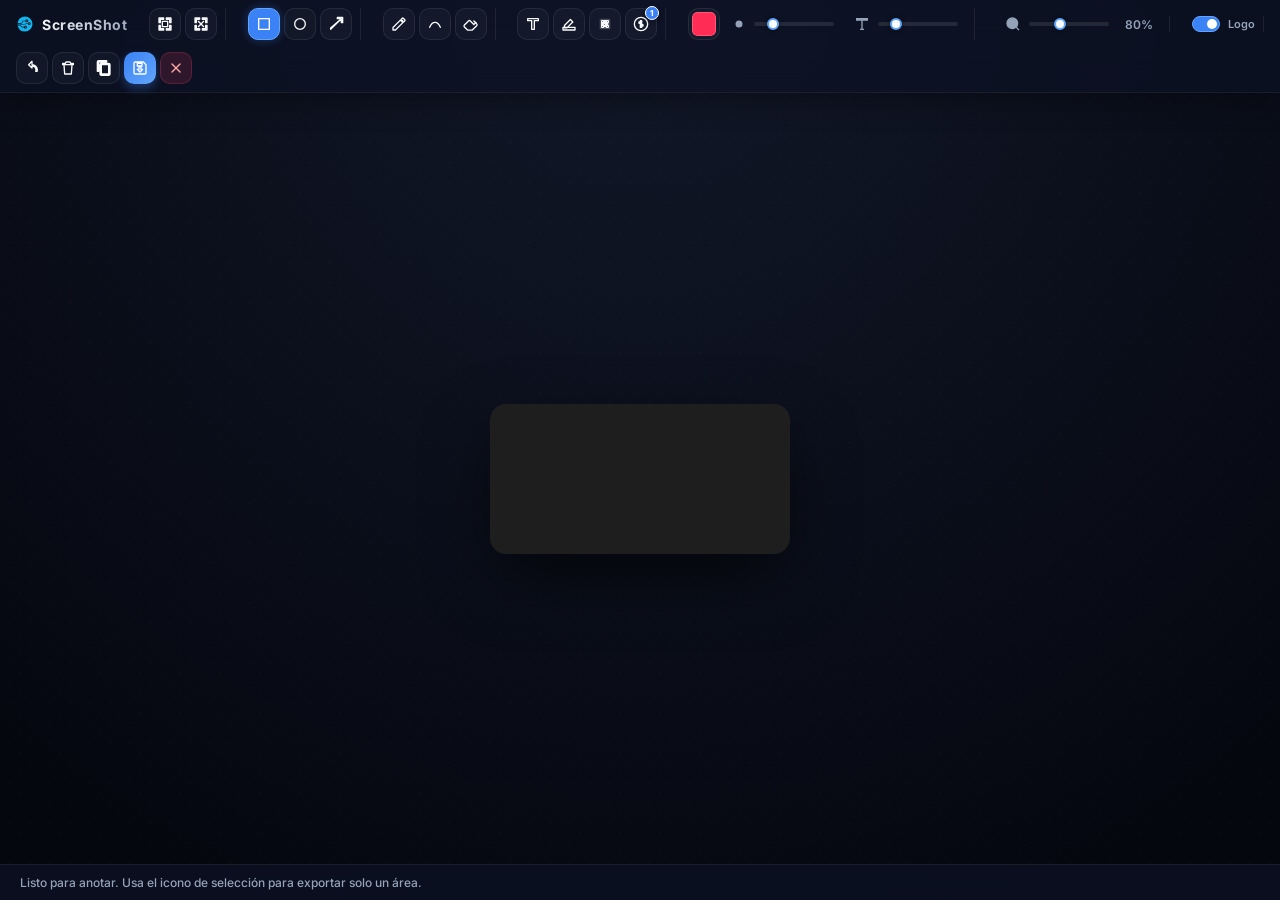
<file: screenshot/editor.html>
<!DOCTYPE html>
<html lang="es">
<head>
  <meta charset="UTF-8">
  <meta name="viewport" content="width=device-width, initial-scale=1.0">
  <title>Editor de Capturas - ScreenShot</title>
  <link rel="preconnect" href="https://fonts.googleapis.com">
  <link rel="preconnect" href="https://fonts.gstatic.com" crossorigin>
  <link href="https://fonts.googleapis.com/css2?family=Inter:wght@300;400;500;600;700&display=swap" rel="stylesheet">
  <link rel="stylesheet" href="editor.css">
</head>
<body>
  <!-- Barra de Herramientas Principal -->
  <div class="topbar">
    <div class="logo-area" id="logo-about" style="cursor: pointer; display: flex; align-items: center; gap: 8px;" title="Acerca de ScreenShot">
      <img src="[data-uri]" style="width:18px;height:18px;object-fit:contain;display:block;" alt="Merke">
      <span class="logo-text">ScreenShot</span>
    </div>

    <div class="group" aria-label="Recorte y Selección">
      <button id="tool-select" class="icon-btn" title="Seleccionar área de recorte" aria-label="Seleccionar área"><svg viewBox="0 0 24 24"><path d="M3 3h7v2H5v5H3zm11 0h7v7h-2V5h-5zM3 14h2v5h5v2H3zm16 0h2v7h-7v-2h5zM8 8h8v8H8z"/></svg></button>
      <button id="clear-selection" class="icon-btn" title="Quitar selección" aria-label="Quitar selección"><svg viewBox="0 0 24 24"><path d="M3 3h7v2H5v5H3zm11 0h7v7h-2V5h-5zM3 14h2v5h5v2H3zm16 0h2v7h-7v-2h5zM8 8l8 8m0-8-8 8"/></svg></button>
    </div>

    <div class="group" aria-label="Dibujo de Formas">
      <button id="tool-rect" class="icon-btn active" title="Dibujar cuadro" aria-label="Cuadro"><svg viewBox="0 0 24 24"><path d="M4 4h16v16H4z"/></svg></button>
      <button id="tool-circle" class="icon-btn" title="Dibujar círculo" aria-label="Círculo"><svg viewBox="0 0 24 24"><circle cx="12" cy="12" r="8" stroke="currentColor" stroke-width="2" fill="none"/></svg></button>
      <button id="tool-arrow" class="icon-btn" title="Dibujar flecha" aria-label="Flecha"><svg viewBox="0 0 24 24"><path d="M4 20l16-16v6h2V2h-8v2h6L4 18z"/></svg></button>
    </div>

    <div class="group" aria-label="Trazo Libre y Borrado">
      <button id="tool-pencil" class="icon-btn" title="Lápiz / Trazo libre" aria-label="Lápiz"><svg viewBox="0 0 24 24"><path d="M3 17.25V21h3.75L17.81 9.94l-3.75-3.75L3 17.25zM20.71 7.04c.39-.39.39-1.02 0-1.41l-2.34-2.34c-.39-.39-1.02-.39-1.41 0l-1.83 1.83 3.75 3.75 1.83-1.83z"/></svg></button>
      <button id="tool-curve" class="icon-btn" title="Dibujar curva" aria-label="Curva"><svg viewBox="0 0 24 24" fill="none" stroke="currentColor" stroke-width="2"><path d="M4 17c4-10 12-10 16 0"/></svg></button>
      <button id="tool-eraser" class="icon-btn" title="Borrador" aria-label="Borrador"><svg viewBox="0 0 24 24"><path d="M16.24 7.56l4.24 4.24c.78.78.78 2.05 0 2.83L14.4 20.7c-.39.39-.9.59-1.41.59H7.8c-.51 0-1.02-.2-1.41-.59L2.14 16.44c-.78-.78-.78-2.05 0-2.83l6.08-6.08c.78-.78 2.05-.78 2.83 0l5.19 5.19 2.34-2.34c.39-.39 1.02-.39 1.41 0z"/></svg></button>
    </div>

    <div class="group" aria-label="Anotaciones">
      <button id="tool-text" class="icon-btn" title="Agregar texto" aria-label="Texto"><svg viewBox="0 0 24 24"><path d="M4 4h16v3h-6v13h-4V7H4z"/></svg></button>
      <button id="tool-highlight" class="icon-btn" title="Resaltar área" aria-label="Resaltar"><svg viewBox="0 0 24 24"><path d="M3 17h18v4H3zm2.2-2.8l8.9-8.9 3.6 3.6-8.9 8.9H5.2z"/></svg></button>
      <button id="tool-blur" class="icon-btn" title="Difuminar / Ocultar datos" aria-label="Difuminar"><svg viewBox="0 0 24 24"><path d="M5 5h14v14H5z" opacity=".22"/><path d="M7 7h3v3H7zm4 0h2v2h-2zm3 0h3v3h-3zM7 11h2v2H7zm3 0h3v3h-3zm4 0h2v2h-2zM7 14h3v3H7zm4 0h2v2h-2zm3 0h3v3h-3z"/></svg></button>
      <button id="tool-number" class="icon-btn" title="Numerar pasos" aria-label="Numerar"><svg viewBox="0 0 24 24"><path d="M12 2a10 10 0 1 0 0 20 10 10 0 0 0 0-20zm-1 5h2v10h-2zM9 9h2v2H9zm4 4h2v2h-2z"/></svg><span id="num-badge" class="num-badge">1</span></button>
    </div>

    <div class="group" aria-label="Propiedades de trazo">
      <div class="color-picker-wrapper" title="Color de trazo">
        <input id="color" type="color" value="#ff2d55" aria-label="Color de trazo">
      </div>
      <div class="slider-wrap" title="Grosor de trazo" aria-label="Grosor">
        <svg viewBox="0 0 24 24" class="slider-icon"><circle cx="12" cy="12" r="6"/></svg>
        <input id="width" type="range" min="1" max="12" value="3">
      </div>
      <div class="slider-wrap" title="Tamaño de texto y números de pasos" aria-label="Tamaño de texto">
        <svg viewBox="0 0 24 24" class="slider-icon" fill="none" stroke="currentColor" stroke-width="2" style="width:16px; height:16px;"><path d="M4 7V4h16v3M9 20h6M12 4v16"/></svg>
        <input id="text-size" type="range" min="12" max="80" value="24">
      </div>
    </div>

    <div class="group" aria-label="Escala de visualización">
      <div class="slider-wrap" title="Escala de imagen (Zoom)" aria-label="Zoom">
        <svg viewBox="0 0 24 24" class="slider-icon" fill="none" stroke="currentColor" stroke-width="2" style="width:16px; height:16px;">
          <circle cx="11" cy="11" r="8"></circle>
          <line x1="21" y1="21" x2="16.65" y2="16.65"></line>
          <line x1="11" y1="8" x2="11" y2="14"></line>
          <line x1="8" y1="11" x2="14" y2="11"></line>
        </svg>
        <input id="zoom-range" type="range" min="10" max="200" value="80" step="5">
        <span id="zoom-value" style="font-size:12px; font-weight:600; color:var(--muted); min-width:36px; text-align:right;">80%</span>
      </div>
    </div>

    <div class="group" aria-label="Marca de agua">
      <label class="switch-wrap" title="Mostrar logo del navegador en la esquina inferior derecha">
        <input type="checkbox" id="toggle-logo" checked>
        <span style="font-size: 11px; font-weight: 600; color: var(--muted); margin-left: 4px;">Logo</span>
      </label>
    </div>

    <div class="group actions-group" aria-label="Acciones de archivo">
      <button id="undo" class="icon-btn" title="Deshacer última acción (Ctrl+Z)" aria-label="Deshacer"><svg viewBox="0 0 24 24"><path d="M12 5V2L7 7l5 5V9c3.3 0 6 2.7 6 6 0 .7-.1 1.4-.4 2h2.1c.2-.6.3-1.3.3-2 0-4.4-3.6-8-8-8z"/></svg></button>
      <button id="clear" class="icon-btn danger-hover" title="Limpiar todo" aria-label="Limpiar todo"><svg viewBox="0 0 24 24"><path d="M6 7h12l-1 14H7L6 7zm3-4h6l1 2h4v2H4V5h4z"/></svg></button>
      <button id="copy" class="icon-btn" title="Copiar al portapapeles" aria-label="Copiar"><svg viewBox="0 0 24 24"><path d="M16 1H4c-1.1 0-2 .9-2 2v14h2V3h12V1zm3 4H8c-1.1 0-2 .9-2 2v14c0 1.1.9 2 2 2h11c1.1 0 2-.9 2-2V7c0-1.1-.9-2-2-2zm0 16H8V7h11v14z"/></svg></button>
      <button id="save" class="icon-btn primary-btn" title="Guardar imagen recortada o completa" aria-label="Guardar">
        <svg viewBox="0 0 24 24" class="btn-icon"><path d="M17 3H5a2 2 0 0 0-2 2v14a2 2 0 0 0 2 2h14a2 2 0 0 0 2-2V7l-4-4zM8 5h7v4H8zm4 13-4-4h2.5V10h3v4H16z"/></svg>
      </button>
      <button id="cancel" class="icon-btn danger-btn" title="Cerrar editor" aria-label="Cancelar">
        <svg viewBox="0 0 24 24" class="btn-icon" fill="none" stroke="currentColor" stroke-width="2" stroke-linecap="round" stroke-linejoin="round"><line x1="18" y1="6" x2="6" y2="18"></line><line x1="6" y1="6" x2="18" y2="18"></line></svg>
      </button>
    </div>
  </div>

  <!-- Contenedor del Lienzo -->
  <div class="canvas-wrap">
    <canvas id="canvas"></canvas>
  </div>

  <!-- Barra de Estado Inferior -->
  <div id="status" class="status">Listo para anotar. Usa el icono de selección para exportar solo un área.</div>

  <!-- Contenedor para Notificaciones Sticky (Toasts) -->
  <div id="toast-container" class="toast-container"></div>

  <!-- Modal Personalizado para Confirmaciones de Borrado (En lugar de confirm) -->
  <dialog id="confirm-dialog" class="custom-dialog">
    <div class="dialog-content">
      <div class="dialog-header">
        <svg class="dialog-icon warning" viewBox="0 0 24 24"><path d="M12 2C6.48 2 2 6.48 2 12s4.48 10 10 10 10-4.48 10-10S17.52 2 12 2zm1 15h-2v-2h2v2zm0-4h-2V7h2v6z"/></svg>
        <h3>¿Limpiar todas las anotaciones?</h3>
      </div>
      <p>Esta acción eliminará de forma permanente todos los dibujos y textos agregados a la captura de pantalla actual. No se puede deshacer.</p>
      <div class="dialog-actions">
        <button id="btn-confirm-cancel" class="dialog-btn secondary">Cancelar</button>
        <button id="btn-confirm-accept" class="dialog-btn danger">Limpiar todo</button>
      </div>
    </div>
  </dialog>

  <!-- Modal Personalizado para Introducir Texto (En lugar de window.prompt) -->
  <dialog id="text-dialog" class="custom-dialog">
    <div class="dialog-content">
      <div class="dialog-header">
        <svg class="dialog-icon text-tool" viewBox="0 0 24 24"><path d="M4 4h16v3h-6v13h-4V7H4z"/></svg>
        <h3>Ingresar texto de anotación</h3>
      </div>
      <input type="text" id="text-input" placeholder="Escribe tu anotación aquí..." autocomplete="off">
      <div class="dialog-actions">
        <button id="btn-text-cancel" class="dialog-btn secondary">Cancelar</button>
        <button id="btn-text-submit" class="dialog-btn primary">Aceptar</button>
      </div>
    </div>
  </dialog>

  <!-- Modal Personalizado "Acerca de" -->
  <div id="about-dialog" style="display:none;position:fixed;inset:0;z-index:99999;background:rgba(0,0,0,0.6);backdrop-filter:blur(5px);align-items:center;justify-content:center;flex-direction:column;">
    <div style="background:#1a1a2e;border:1px solid rgba(255,255,255,0.12);border-radius:14px;width:340px;padding:24px 22px 20px;box-shadow:0 16px 48px rgba(0,0,0,0.6);position:relative;box-sizing:border-box;">
      <div style="display:flex;align-items:center;gap:12px;margin-bottom:14px;padding-bottom:12px;border-bottom:1px solid rgba(255,255,255,0.08);">
        <img src="[data-uri]" style="width:34px;height:34px;object-fit:contain;" alt="Merke">
        <div style="text-align:left;">
          <div style="font-size:14px;font-weight:700;color:#fff;">Mk ScreenShot</div>
          <div style="font-size:11px;color:rgba(255,255,255,0.4);margin-top:1px;">Extensión de Chrome &nbsp;·&nbsp; v1.3</div>
        </div>
        <button id="btn-about-close" style="position:absolute;top:12px;right:12px;background:none;border:none;cursor:pointer;color:rgba(255,255,255,0.4);font-size:22px;line-height:1;padding:2px 6px;">&#215;</button>
      </div>
      <p style="font-size:12px;color:rgba(255,255,255,0.65);line-height:1.65;margin:0 0 14px;text-align:left;">Una extensión ligera, rápida y multiplataforma para capturar y realizar anotaciones rápidas en tu pantalla. Incluye herramientas de dibujo avanzado y una marca de agua inteligente.</p>
      <div style="border-top:1px solid rgba(255,255,255,0.07);padding-top:12px;text-align:center;">
          <div style="font-size:10px;color:rgba(255,255,255,0.3);margin-bottom:8px;letter-spacing:0.6px;text-transform:uppercase;">Desarrollado por</div>
          <picture style="display:block;margin-bottom:10px;">
            <source srcset="[data-uri]" media="(prefers-color-scheme: dark)">
            <img src="[data-uri]" style="height:26px;object-fit:contain;opacity:0.75;" alt="Merke Software">
          </picture>
          <a href="https://ext.merke.net" id="screenshot-about-modal-link" class="merke-about-link" style="font-size:11px;color:rgba(100,180,255,0.85);text-decoration:none;font-weight:600;">&#128279; Ver m&aacute;s extensiones en ext.merke.net</a>
        </div>
    </div>
  </div>

  <script src="editor.js"></script>
</body>
</html>
</file>
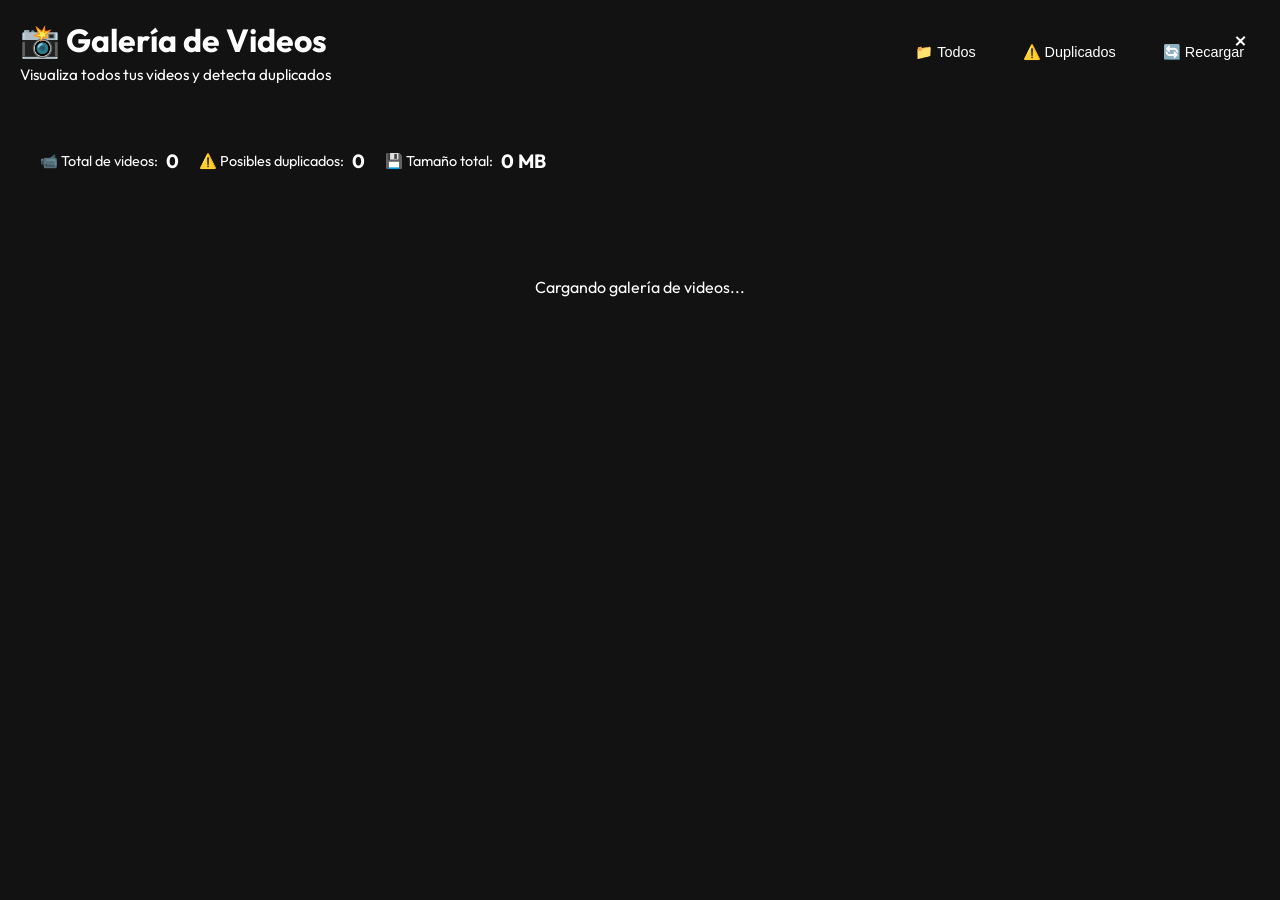
<file: VideoPlayer/gallery.html>
<!DOCTYPE html>
<html lang="es">
<head>
    <meta charset="UTF-8">
    <meta name="viewport" content="width=device-width, initial-scale=1.0">
    <title>Galería de Videos - Detector de Duplicados</title>
    <link rel="stylesheet" href="theme.css">
    <link href="https://fonts.googleapis.com/css2?family=Outfit:wght@300;400;600;700&display=swap" rel="stylesheet">
    <style>
        * {
            margin: 0;
            padding: 0;
            box-sizing: border-box;
        }

        body {
            font-family: 'Outfit', -apple-system, BlinkMacSystemFont, 'Segoe UI', sans-serif;
            background: var(--bg-primary);
            color: var(--text-primary);
            padding: 20px;
            min-height: 100vh;
        }

        .gallery-container {
            max-width: 1400px;
            margin: 0 auto;
        }

        .gallery-header {
            display: flex;
            justify-content: space-between;
            align-items: center;
            margin-bottom: 30px;
            padding-bottom: 20px;
            border-bottom: 1px solid var(--glass-border);
        }

        .gallery-title h1 {
            font-size: 2rem;
            font-weight: 700;
            margin-bottom: 5px;
        }

        .gallery-title p {
            color: var(--text-secondary);
            font-size: 0.95rem;
        }

        .gallery-controls {
            display: flex;
            gap: 15px;
            flex-wrap: wrap;
            align-items: center;
        }

        .filter-btn {
            padding: 10px 16px;
            border: 1px solid var(--glass-border);
            background: var(--bg-secondary);
            color: var(--text-primary);
            border-radius: 6px;
            cursor: pointer;
            font-size: 0.9rem;
            transition: all 0.3s ease;
            display: flex;
            align-items: center;
            gap: 6px;
        }

        .filter-btn:hover {
            background: var(--accent);
            color: white;
            border-color: var(--accent);
        }

        .filter-btn.active {
            background: var(--accent);
            color: white;
            border-color: var(--accent);
        }

        .stats-box {
            background: var(--bg-secondary);
            padding: 15px 20px;
            border-radius: 8px;
            display: flex;
            gap: 20px;
            font-size: 0.9rem;
            border: 1px solid var(--glass-border);
        }

        .stat-item {
            display: flex;
            align-items: center;
            gap: 8px;
        }

        .stat-number {
            font-weight: 700;
            color: var(--accent);
            font-size: 1.2rem;
        }

        .gallery-grid {
            display: grid;
            grid-template-columns: repeat(auto-fill, minmax(200px, 1fr));
            gap: 16px;
            margin-bottom: 30px;
        }

        .video-card-gallery {
            background: var(--bg-secondary);
            border: 1px solid var(--glass-border);
            border-radius: 10px;
            overflow: hidden;
            transition: all 0.3s ease;
            cursor: pointer;
            display: flex;
            flex-direction: column;
            height: 100%;
        }

        .video-card-gallery:hover {
            border-color: var(--accent);
            box-shadow: 0 8px 24px rgba(0, 0, 0, 0.15);
            transform: translateY(-4px);
        }

        .video-card-gallery.duplicate {
            border: 2px solid #ff6b6b;
            background: rgba(255, 107, 107, 0.08);
        }

        .video-card-gallery.duplicate:hover {
            border-color: #ff6b6b;
            box-shadow: 0 8px 24px rgba(255, 107, 107, 0.2);
        }

        .video-thumb-container {
            width: 100%;
            height: 120px;
            background: #1a1a1a;
            display: flex;
            align-items: center;
            justify-content: center;
            overflow: hidden;
            position: relative;
        }

        .video-thumb-container img {
            width: 100%;
            height: 100%;
            object-fit: cover;
        }

        .video-thumb-container .placeholder {
            font-size: 2rem;
        }

        .duplicate-badge {
            position: absolute;
            top: 8px;
            right: 8px;
            background: #ff6b6b;
            color: white;
            padding: 4px 8px;
            border-radius: 4px;
            font-size: 0.7rem;
            font-weight: 700;
        }

        .video-info-gallery {
            padding: 12px;
            flex: 1;
            display: flex;
            flex-direction: column;
            overflow: hidden;
        }

        .video-name-gallery {
            font-weight: 600;
            font-size: 0.85rem;
            white-space: nowrap;
            overflow: hidden;
            text-overflow: ellipsis;
            margin-bottom: 6px;
        }

        .video-meta {
            font-size: 0.75rem;
            color: var(--text-secondary);
            line-height: 1.4;
            flex: 1;
        }

        .video-meta-item {
            display: flex;
            justify-content: space-between;
            margin-bottom: 2px;
        }

        .video-meta-label {
            opacity: 0.7;
        }

        .video-meta-value {
            font-weight: 600;
        }

        .video-actions {
            display: flex;
            gap: 6px;
            margin-top: 8px;
            padding-top: 8px;
            border-top: 1px solid var(--glass-border);
        }

        .action-btn {
            flex: 1;
            padding: 6px 8px;
            background: transparent;
            border: 1px solid var(--glass-border);
            color: var(--text-primary);
            border-radius: 4px;
            cursor: pointer;
            font-size: 0.7rem;
            transition: all 0.2s ease;
        }

        .action-btn:hover {
            background: var(--accent);
            border-color: var(--accent);
            color: white;
        }

        .empty-state {
            text-align: center;
            padding: 60px 20px;
            color: var(--text-secondary);
        }

        .empty-state-icon {
            font-size: 3rem;
            margin-bottom: 15px;
            opacity: 0.5;
        }

        .loading {
            text-align: center;
            padding: 40px 20px;
            color: var(--text-secondary);
        }

        .spinner {
            display: inline-block;
            width: 30px;
            height: 30px;
            border: 3px solid var(--glass-border);
            border-top-color: var(--accent);
            border-radius: 50%;
            animation: spin 0.8s linear infinite;
            margin-bottom: 15px;
        }

        @keyframes spin {
            to { transform: rotate(360deg); }
        }

        .close-gallery {
            position: fixed;
            top: 20px;
            right: 20px;
            background: var(--bg-secondary);
            border: 1px solid var(--glass-border);
            border-radius: 6px;
            width: 40px;
            height: 40px;
            display: flex;
            align-items: center;
            justify-content: center;
            cursor: pointer;
            font-size: 1.5rem;
            transition: all 0.2s ease;
            z-index: 1000;
        }

        .close-gallery:hover {
            background: var(--accent);
            border-color: var(--accent);
            color: white;
        }

        .duplicate-group {
            margin-bottom: 40px;
            padding: 20px;
            background: var(--bg-secondary);
            border: 2px solid #ff6b6b;
            border-radius: 10px;
        }

        .duplicate-group-title {
            font-size: 1rem;
            font-weight: 700;
            color: #ff6b6b;
            margin-bottom: 15px;
            display: flex;
            align-items: center;
            gap: 8px;
        }

        .duplicate-group-subtitle {
            color: var(--text-secondary);
            font-size: 0.85rem;
            margin-bottom: 15px;
        }

        .inline-loading {
            display: inline-block;
            width: 16px;
            height: 16px;
            border: 2px solid var(--glass-border);
            border-top-color: var(--accent);
            border-radius: 50%;
            animation: spin 0.8s linear infinite;
        }

        @media (max-width: 768px) {
            .gallery-grid {
                grid-template-columns: repeat(auto-fill, minmax(150px, 1fr));
                gap: 12px;
            }

            .gallery-header {
                flex-direction: column;
                align-items: flex-start;
                gap: 20px;
            }

            .gallery-controls {
                width: 100%;
                justify-content: flex-start;
            }

            .stats-box {
                flex-wrap: wrap;
            }
        }
    </style>
</head>
<body>
    <div class="gallery-container">
        <div class="gallery-header">
            <div class="gallery-title">
                <h1>📸 Galería de Videos</h1>
                <p>Visualiza todos tus videos y detecta duplicados</p>
            </div>
            <div class="gallery-controls">
                <button class="filter-btn" id="filter-all">📁 Todos</button>
                <button class="filter-btn" id="filter-duplicates">⚠️ Duplicados</button>
                <button class="filter-btn" id="filter-reload">🔄 Recargar</button>
            </div>
        </div>

        <div class="stats-box" id="stats-box">
            <div class="stat-item">
                <span>📹 Total de videos:</span>
                <span class="stat-number" id="stat-total">0</span>
            </div>
            <div class="stat-item">
                <span>⚠️ Posibles duplicados:</span>
                <span class="stat-number" id="stat-duplicates">0</span>
            </div>
            <div class="stat-item">
                <span>💾 Tamaño total:</span>
                <span class="stat-number" id="stat-size">0 MB</span>
            </div>
        </div>

        <div id="gallery-content">
            <div class="loading">
                <div class="spinner"></div>
                <p>Cargando galería de videos...</p>
            </div>
        </div>
    </div>

    <div class="close-gallery" id="close-gallery" title="Cerrar galería">×</div>

    <!-- Modal para Asignar Etiquetas -->
    <div id="tag-modal" style="display:none; position:fixed; top:0; left:0; right:0; bottom:0; background:rgba(0,0,0,0.7); z-index:2000; align-items:center; justify-content:center;">
        <div style="background:var(--bg-primary); border:1px solid var(--glass-border); border-radius:12px; padding:30px; max-width:500px; width:90%; max-height:80vh; overflow-y:auto;">
            <h2 style="margin-bottom:20px; display:flex; justify-content:space-between; align-items:center;">
                🏷️ Asignar Etiquetas
                <button id="tag-modal-close-x" style="background:none; border:none; font-size:1.5rem; cursor:pointer; color:var(--text-secondary);">×</button>
            </h2>
            <div id="tag-modal-filename" style="margin-bottom:15px; padding:10px; background:var(--bg-secondary); border-radius:6px; color:var(--text-secondary); font-size:0.9rem;"></div>
            <div style="margin-bottom:20px;">
                <label style="display:block; margin-bottom:8px; font-weight:600;">Etiquetas actuales:</label>
                <div id="tag-modal-current" style="display:flex; flex-wrap:wrap; gap:8px; min-height:30px;"></div>
            </div>
            <div style="margin-bottom:20px;">
                <label style="display:block; margin-bottom:8px; font-weight:600;">Agregar nueva etiqueta:</label>
                <div style="display:flex; gap:8px;">
                    <input type="text" id="tag-modal-input" placeholder="nombre de etiqueta" style="flex:1; padding:8px 12px; border:1px solid var(--glass-border); border-radius:6px; background:var(--bg-secondary); color:var(--text-primary);">
                    <button id="tag-modal-add-btn" style="padding:8px 16px; background:var(--accent); color:white; border:none; border-radius:6px; cursor:pointer; font-weight:600;">+ Agregar</button>
                </div>
            </div>
            <div style="margin-bottom:20px;">
                <label style="display:block; margin-bottom:8px; font-weight:600;">Etiquetas disponibles:</label>
                <div id="tag-modal-available" style="display:flex; flex-wrap:wrap; gap:8px; min-height:30px;"></div>
            </div>
            <div style="display:flex; gap:10px; justify-content:flex-end;">
                <button id="tag-modal-close-btn" style="padding:10px 20px; background:transparent; border:1px solid var(--glass-border); color:var(--text-primary); border-radius:6px; cursor:pointer; font-weight:600;">Cerrar</button>
                <button id="tag-modal-save-btn" style="padding:10px 20px; background:var(--accent); color:white; border:none; border-radius:6px; cursor:pointer; font-weight:600;">✅ Guardar</button>
            </div>
        </div>
    </div>

    <!-- Modal para Eliminar Video -->
    <div id="delete-modal" style="display:none; position:fixed; top:0; left:0; right:0; bottom:0; background:rgba(0,0,0,0.7); z-index:2000; align-items:center; justify-content:center;">
        <div style="background:var(--bg-primary); border:2px solid #ff6b6b; border-radius:12px; padding:30px; max-width:400px; width:90%;">
            <h2 style="margin-bottom:15px; color:#ff6b6b;">⚠️ Eliminar Video</h2>
            <p id="delete-modal-filename" style="margin-bottom:20px; color:var(--text-secondary);"></p>
            <p style="margin-bottom:20px; color:var(--text-secondary); font-size:0.9rem;">Esta acción no se puede deshacer.</p>
            <div style="display:flex; gap:10px; justify-content:flex-end;">
                <button id="delete-modal-cancel-btn" style="padding:10px 20px; background:transparent; border:1px solid var(--glass-border); color:var(--text-primary); border-radius:6px; cursor:pointer; font-weight:600;">Cancelar</button>
                <button id="delete-modal-confirm-btn" style="padding:10px 20px; background:#ff6b6b; color:white; border:none; border-radius:6px; cursor:pointer; font-weight:600;">🗑️ Eliminar</button>
            </div>
        </div>
    </div>

    <!-- Modal para Mover Video -->
    <div id="move-modal" style="display:none; position:fixed; top:0; left:0; right:0; bottom:0; background:rgba(0,0,0,0.7); z-index:2000; align-items:center; justify-content:center;">
        <div style="background:var(--bg-primary); border:1px solid var(--glass-border); border-radius:12px; padding:30px; max-width:500px; width:90%;">
            <h2 style="margin-bottom:15px; display:flex; justify-content:space-between; align-items:center;">
                📁 Mover Video
                <button id="move-modal-close-x" style="background:none; border:none; font-size:1.5rem; cursor:pointer; color:var(--text-secondary);">×</button>
            </h2>
            <div id="move-modal-filename" style="margin-bottom:20px; padding:10px; background:var(--bg-secondary); border-radius:6px; color:var(--text-secondary); font-size:0.9rem;"></div>
            <label style="display:block; margin-bottom:8px; font-weight:600;">Selecciona carpeta de destino:</label>
            <div id="move-modal-folders" style="margin-bottom:20px; max-height:300px; overflow-y:auto; border:1px solid var(--glass-border); border-radius:6px; padding:10px;"></div>
            <div style="display:flex; gap:10px; justify-content:flex-end;">
                <button id="move-modal-cancel-btn" style="padding:10px 20px; background:transparent; border:1px solid var(--glass-border); color:var(--text-primary); border-radius:6px; cursor:pointer; font-weight:600;">Cancelar</button>
                <button id="move-modal-confirm-btn" style="padding:10px 20px; background:var(--accent); color:white; border:none; border-radius:6px; cursor:pointer; font-weight:600;">✅ Mover</button>
            </div>
        </div>
    </div>

    <style>
        #tag-modal, #delete-modal, #move-modal {
            flex-direction: column;
        }
    </style>

    <script src="gallery.js"></script>
</body>
</html>
</file>
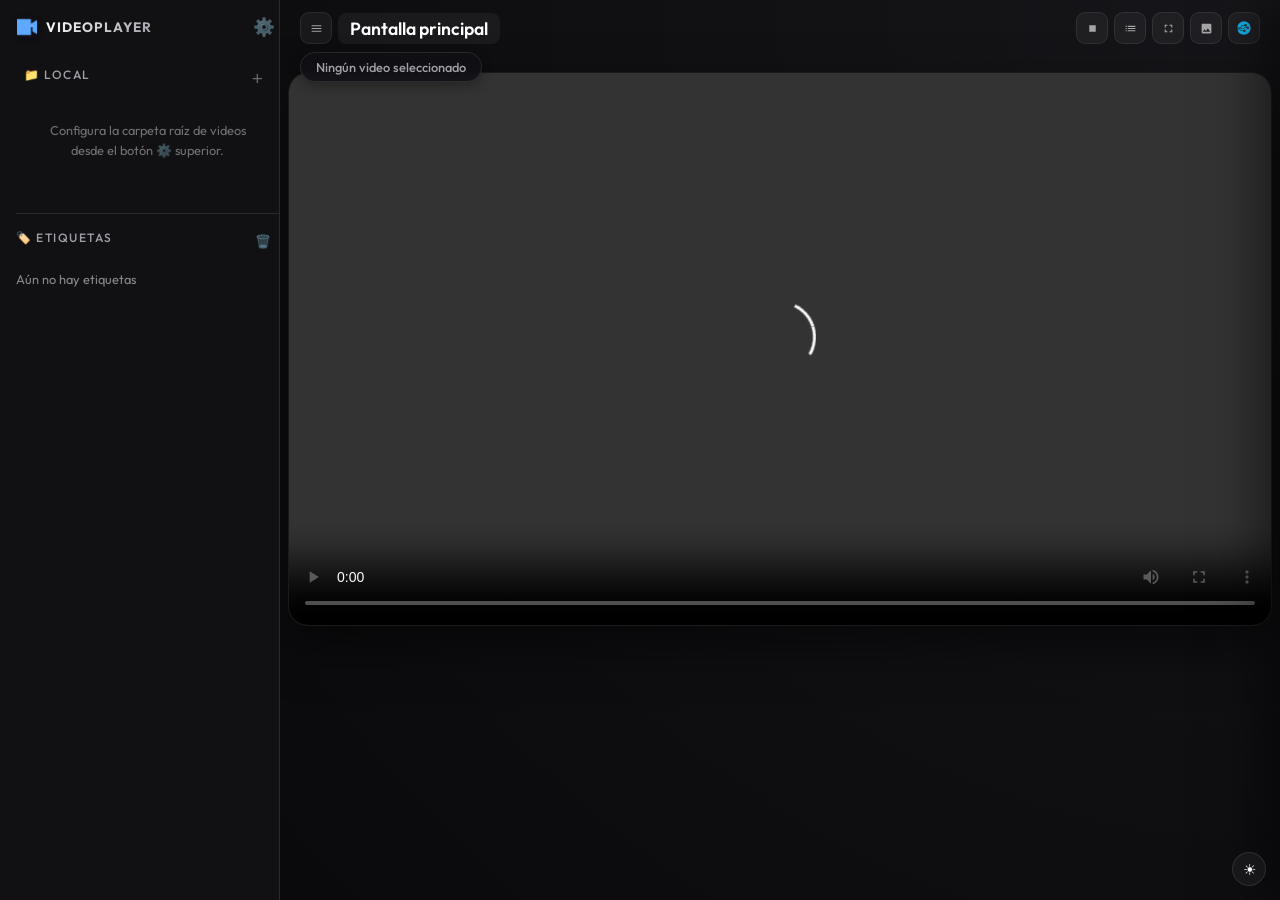
<file: VideoPlayer/videoplayer.html>
<!DOCTYPE html>
<html lang="es">
<head>
    <meta charset="UTF-8">
    <meta name="viewport" content="width=device-width, initial-scale=1.0">
    <title>VideoPlayer</title>
    <link rel="stylesheet" href="theme.css">
    <link href="https://fonts.googleapis.com/css2?family=Outfit:wght@300;400;600;700&display=swap" rel="stylesheet">
    <link rel="stylesheet" href="video-style.css">
    <script src="hls.js"></script>
    <style>
        /* El tema define --bg-dark/--sidebar-bg/--card-bg pero no estas, que usa
           la galería. Sin definirlas los fondos quedaban transparentes y los
           modales resultaban ilegibles. Se declaran para ambos temas. */
        :root {
            --bg-primary: #16161a;
            --bg-secondary: #212128;
            --gallery-modal-bg: #1e1e24;
            --gallery-input-bg: #2a2a33;
            --gallery-modal-border: rgba(255,255,255,0.14);
        }

        :root[data-theme='light'] {
            --bg-primary: #ffffff;
            --bg-secondary: #eef1f8;
            --gallery-modal-bg: #ffffff;
            --gallery-input-bg: #f1f3f9;
            --gallery-modal-border: rgba(31,41,55,0.18);
        }

        /* En modo galería se oculta el cromo del reproductor: la flecha anterior/
           siguiente y el título flotante quedan por encima del panel (z-index 100
           y 999, este último position:fixed), y ahí no tienen sentido. */
        body.gallery-active #prev-btn,
        body.gallery-active #next-btn,
        body.gallery-active .floating-title-container,
        body.gallery-active #video-quick-actions,
        body.gallery-active .video-info,
        body.gallery-active #player-loader {
            display: none !important;
        }

        /* ═══════════ Panel de Galería embebido en el reproductor ═══════════ */
        #gallery-panel {
            display: none;
            position: absolute;
            inset: 0;
            background: var(--bg-primary, #111);
            color: var(--text-primary, #fff);
            overflow-y: auto;
            z-index: 50;
            padding: 20px;
            box-sizing: border-box;
        }

        #gallery-panel * { box-sizing: border-box; }

        .gallery-header {
            display: flex;
            justify-content: space-between;
            align-items: center;
            flex-wrap: wrap;
            gap: 12px;
            margin-bottom: 20px;
            padding-bottom: 16px;
            border-bottom: 1px solid var(--glass-border);
        }

        .gallery-title h1 {
            font-size: 1.4rem;
            font-weight: 700;
            margin: 0 0 4px;
        }

        .gallery-title p {
            color: var(--text-secondary);
            font-size: 0.85rem;
            margin: 0;
        }

        .gallery-controls {
            display: flex;
            gap: 10px;
            flex-wrap: wrap;
            align-items: center;
        }

        .filter-btn {
            padding: 8px 14px;
            border: 1px solid var(--glass-border);
            background: var(--bg-secondary);
            color: var(--text-primary);
            border-radius: 6px;
            cursor: pointer;
            font-size: 0.85rem;
            transition: all 0.2s ease;
        }

        .filter-btn:hover,
        .filter-btn.active {
            background: var(--accent);
            color: #fff;
            border-color: var(--accent);
        }

        .gallery-close-btn {
            padding: 8px 14px;
            border: 1px solid var(--glass-border);
            background: transparent;
            color: var(--text-primary);
            border-radius: 6px;
            cursor: pointer;
            font-size: 0.85rem;
        }

        .gallery-close-btn:hover {
            background: rgba(255,255,255,0.1);
        }

        .stats-box {
            background: var(--bg-secondary);
            padding: 12px 16px;
            border-radius: 8px;
            display: flex;
            gap: 20px;
            flex-wrap: wrap;
            font-size: 0.85rem;
            border: 1px solid var(--glass-border);
            margin-bottom: 20px;
        }

        .stat-item { display: flex; align-items: center; gap: 6px; }
        .stat-number { font-weight: 700; color: var(--accent); font-size: 1.05rem; }

        .gallery-grid {
            display: grid;
            grid-template-columns: repeat(auto-fill, minmax(180px, 1fr));
            gap: 14px;
            margin-bottom: 24px;
        }

        .video-card-gallery {
            background: var(--bg-secondary);
            border: 1px solid var(--glass-border);
            border-radius: 10px;
            overflow: hidden;
            transition: all 0.2s ease;
            display: flex;
            flex-direction: column;
        }

        .video-card-gallery:hover {
            border-color: var(--accent);
            box-shadow: 0 8px 20px rgba(0,0,0,0.25);
        }

        .video-card-gallery.duplicate {
            border: 2px solid #ff6b6b;
            background: rgba(255,107,107,0.08);
        }

        .video-card-gallery[draggable="true"] { cursor: grab; }
        .video-card-gallery.dragging { opacity: 0.45; cursor: grabbing; }

        .video-thumb-container {
            width: 100%;
            height: 100px;
            background: #1a1a1a;
            display: flex;
            align-items: center;
            justify-content: center;
            overflow: hidden;
            position: relative;
        }

        .video-thumb-container img { width: 100%; height: 100%; object-fit: cover; }
        .video-thumb-container .placeholder { font-size: 1.8rem; }

        /* Vista previa en reproducción (hover sostenido) */
        .gallery-preview-video {
            position: absolute;
            inset: 0;
            width: 100%;
            height: 100%;
            object-fit: cover;
            background: #000;
            z-index: 2;
        }

        .duplicate-badge {
            position: absolute;
            top: 6px;
            right: 6px;
            background: #ff6b6b;
            color: #fff;
            padding: 3px 6px;
            border-radius: 4px;
            font-size: 0.62rem;
            font-weight: 700;
            z-index: 3;
        }

        .video-info-gallery {
            padding: 10px;
            flex: 1;
            display: flex;
            flex-direction: column;
            overflow: hidden;
        }

        .video-name-gallery {
            font-weight: 600;
            font-size: 0.8rem;
            white-space: nowrap;
            overflow: hidden;
            text-overflow: ellipsis;
            margin-bottom: 5px;
        }

        .video-meta { font-size: 0.7rem; color: var(--text-secondary); line-height: 1.35; }
        .video-meta-item { display: flex; justify-content: space-between; margin-bottom: 2px; }
        .video-meta-label { opacity: 0.7; }
        .video-meta-value { font-weight: 600; }

        .video-actions {
            display: flex;
            flex-wrap: wrap;
            gap: 5px;
            margin-top: 8px;
            padding-top: 8px;
            border-top: 1px solid var(--glass-border);
        }

        .action-btn {
            flex: 1 1 40%;
            padding: 5px 6px;
            background: transparent;
            border: 1px solid var(--glass-border);
            color: var(--text-primary);
            border-radius: 4px;
            cursor: pointer;
            font-size: 0.65rem;
            transition: all 0.2s ease;
        }

        .action-btn:hover { background: var(--accent); border-color: var(--accent); color: #fff; }

        .gallery-empty-state { text-align: center; padding: 50px 20px; color: var(--text-secondary); }
        .gallery-empty-state .empty-state-icon { font-size: 2.5rem; margin-bottom: 12px; opacity: 0.5; }

        .gallery-loading { text-align: center; padding: 40px 20px; color: var(--text-secondary); }
        .gallery-spinner {
            display: inline-block;
            width: 28px;
            height: 28px;
            border: 3px solid var(--glass-border);
            border-top-color: var(--accent);
            border-radius: 50%;
            animation: gallery-spin 0.8s linear infinite;
            margin-bottom: 12px;
        }

        @keyframes gallery-spin { to { transform: rotate(360deg); } }

        .duplicate-group {
            margin-bottom: 28px;
            padding: 16px;
            background: var(--bg-secondary);
            border: 2px solid #ff6b6b;
            border-radius: 10px;
        }

        .duplicate-group-title { font-size: 0.95rem; font-weight: 700; color: #ff6b6b; margin-bottom: 10px; }
        .duplicate-group-subtitle { color: var(--text-secondary); font-size: 0.78rem; margin-bottom: 12px; }

        /* Modales de galería (prefijo gallery- para no chocar con los del reproductor) */
        #gallery-tag-modal, #gallery-delete-modal, #gallery-move-modal {
            display: none;
            position: fixed;
            inset: 0;
            background: rgba(0,0,0,0.75);
            backdrop-filter: blur(6px);
            z-index: 2000;
            align-items: center;
            justify-content: center;
            flex-direction: column;
        }

        #gallery-tag-modal .gm-box, #gallery-delete-modal .gm-box, #gallery-move-modal .gm-box {
            background: var(--gallery-modal-bg);   /* opaco: el contenido debe leerse bien */
            border: 1px solid var(--gallery-modal-border);
            border-radius: 12px;
            padding: 26px;
            max-width: 480px;
            width: 90%;
            max-height: 80vh;
            overflow-y: auto;
            box-shadow: 0 24px 60px rgba(0,0,0,0.75);
        }

        #gallery-delete-modal .gm-box { border: 2px solid #ff6b6b; max-width: 400px; }

        /* Campos y listas dentro de los modales, con contraste suficiente */
        #gallery-tag-modal input, #gallery-move-modal input {
            background: var(--gallery-input-bg) !important;
        }
        #gallery-move-modal-folders { background: var(--bg-primary); }

        @media (max-width: 768px) {
            .gallery-grid { grid-template-columns: repeat(auto-fill, minmax(140px, 1fr)); gap: 10px; }
            .gallery-header { flex-direction: column; align-items: flex-start; }
        }
    </style>
</head>
<body class="browser-active">
    <!-- ═══════════════ VIDEO PLAYER ═══════════════ -->
    <div class="app-container">
        <aside class="sidebar">
            <div class="logo">
                <div style="display: flex; align-items: center; gap: 0.5rem; flex: 1;">
                    <img src="favicon.png" alt="VideoPlayer" class="logo-img" >
                    <h1>VideoPlayer</h1>
                </div>
                <div style="display:flex;align-items:center;gap:6px;">
                    <div style="display:flex;align-items:center;gap:6px;">
                    <div style="display:flex;align-items:center;gap:6px;">
                    <button id="settings-btn" class="btn-settings-top" title="Configuración" style="margin:0;">⚙️</button>
                </div>
                    </div>
                </div>
                </div>

            <!-- Banner de permisos (File System API) -->
            <div id="vp-permission-banner" style="display:none; padding:12px; margin:10px; background:rgba(253,203,110,0.15); border:1px solid #fdcb6e; border-radius:8px; font-size:0.8rem; text-align:center;">
                <div style="margin-bottom:8px; color:#fdcb6e; font-weight:600;">⚠️ Requiere Permiso</div>
                <div style="margin-bottom:10px; font-size:0.75rem; color:rgba(255,255,255,0.7); line-height:1.4;">Concede permiso para acceder a la carpeta de videos seleccionada.</div>
                <button class="btn-primary" id="vp-grant-permission-btn" style="width:100%; justify-content:center; padding:6px; font-size:0.8rem; border-radius:6px; cursor:pointer; border:none; background:#6c5ce7; color:#fff;">Conceder Acceso</button>
            </div>

            <div class="sidebar-content" style="flex: 1; overflow-y: auto;">
                <nav class="folders-nav">
                    <div style="display:flex; justify-content:space-between; align-items:center; margin-bottom: 0.5rem;">
                        <h2 id="media-library-title">📁 Local</h2>
                        <button class="btn-subtle" id="add-root-folder-btn" title="Nueva Carpeta en Raíz">+</button>
                    </div>
                    <ul id="folder-list">
                        <!-- Folders will be injected here -->
                    </ul>
                </nav>

                <!-- Sección de Etiquetas -->
                <nav class="tags-nav" style="border-top: 1px solid var(--glass-border); padding-top: 1rem; margin-top: 1rem;">
                    <div style="display:flex; justify-content:space-between; align-items:center; margin-bottom: 0.5rem;">
                        <h2>🏷️ Etiquetas</h2>
                        <button class="btn-subtle" id="clear-all-tags-btn" title="Borrar todas las etiquetas" style="color:var(--danger); font-size:0.8rem;">🗑️</button>
                    </div>
                    <ul id="tags-list" style="list-style: none; padding-left: 0; display: flex; flex-wrap: wrap; gap: 6px;"></ul>
                </nav>
            </div>
        </aside>

        <main class="content">
            <header class="top-bar">
                <div class="header-left">
                    <button class="btn-win-action" id="toggle-sidebar" title="Alternar Menú">
                        <svg viewBox="0 0 24 24" width="14" height="14" fill="currentColor"><path d="M3 18h18v-2H3v2zm0-5h18v-2H3v2zm0-7v2h18V6H3z"/></svg>
                    </button>
                    <div class="current-path">
                        <span id="current-folder-name">Selecciona una carpeta</span>
                    </div>
                </div>
                <div class="floating-title-container">
                    <h2 id="current-video-title">Ningún video seleccionado</h2>
                    <div id="current-player-tags"></div>
                </div>
                <div class="user-actions">
                    <button class="btn-win-action" id="reset-player-btn" title="Limpiar Reproductor">
                        <svg viewBox="0 0 24 24" width="14" height="14" fill="currentColor"><path d="M6 6h12v12H6z"/></svg>
                    </button>
                    <button class="btn-win-action" id="playlist-btn" title="Lista de Reproducción">
                        <svg viewBox="0 0 24 24" width="14" height="14" fill="currentColor"><path d="M3 13h2v-2H3v2zm0 4h2v-2H3v2zm0-8h2V7H3v2zm4 4h14v-2H7v2zm0 4h14v-2H7v2zM7 7v2h14V7H7z"/></svg>
                    </button>
                    <button class="btn-win-action" id="toggle-ui" title="Modo Cine">
                        <svg viewBox="0 0 24 24" width="14" height="14" fill="currentColor"><path d="M7 14H5v5h5v-2H7v-3zm-2-4h2V7h3V5H5v5zm12 7h-3v2h5v-5h-2v3zM14 5v2h3v3h2V5h-5z"/></svg>
                    </button>
                    <button class="btn-win-action" id="open-gallery-btn" title="Galería de Videos y Detección de Duplicados">
                        <svg viewBox="0 0 24 24" width="14" height="14" fill="currentColor"><path d="M21 19V5c0-1.1-.9-2-2-2H5c-1.1 0-2 .9-2 2v14c0 1.1.9 2 2 2h14c1.1 0 2-.9 2-2zM8.5 13.5l2.5 3.01L14.5 12l4.5 6H5l3.5-4.5z"/></svg>
                    </button>
                    <button class="btn-win-action" id="videoplayer-about-modal-open-btn" title="Acerca de">
                        <img src="[data-uri]" style="width:16px;height:16px;object-fit:contain;" alt="Acerca de">
                    </button>
                </div>
            </header>

            <section class="player-section">
                <div class="video-wrapper">
                    <video id="main-player" class="player-content" controls autoplay>
                        Tu navegador no soporta el formato de video.
                    </video>
                    <!-- Acciones rápidas sobre el video activo -->
                    <div id="video-quick-actions" class="video-quick-actions" style="display:none;">
                        <button id="vqa-tag"    class="vqa-btn" title="Etiquetas">🏷️</button>
                        <button id="vqa-delete" class="vqa-btn vqa-delete" title="Eliminar">🗑️</button>
                    </div>

                    <div id="player-loader" class="player-loader" style="display: none;">
                        <div class="spinner-large"></div>
                        <p style="margin-top: 15px; font-weight: 600; text-shadow: 0 2px 4px rgba(0,0,0,0.5);">Cargando video...</p>
                    </div>

                    <button id="prev-btn" class="nav-btn prev">
                        <span class="nav-icon">❮</span>
                    </button>
                    <button id="next-btn" class="nav-btn next">
                        <span class="nav-icon">❯</span>
                    </button>

                    <div class="video-info">
                    </div>

                    <!-- ═══════════ Panel de Galería (embebido, ocupa el área del reproductor) ═══════════ -->
                    <div id="gallery-panel">
                        <div class="gallery-header">
                            <div class="gallery-title">
                                <h1>📸 Galería de Videos</h1>
                                <p id="gallery-scope-label">Visualiza tus videos y detecta duplicados</p>
                            </div>
                            <div class="gallery-controls">
                                <button class="filter-btn" id="filter-all">📁 Todos</button>
                                <button class="filter-btn" id="filter-duplicates">⚠️ Duplicados</button>
                                <button class="filter-btn" id="filter-reload">🔄 Recargar</button>
                                <button class="gallery-close-btn" id="close-gallery" title="Volver al reproductor">✕ Cerrar</button>
                            </div>
                        </div>

                        <div class="stats-box" id="stats-box">
                            <div class="stat-item">
                                <span>📹 Total de videos:</span>
                                <span class="stat-number" id="stat-total">0</span>
                            </div>
                            <div class="stat-item">
                                <span>⚠️ Posibles duplicados:</span>
                                <span class="stat-number" id="stat-duplicates">0</span>
                            </div>
                            <div class="stat-item">
                                <span>💾 Tamaño total:</span>
                                <span class="stat-number" id="stat-size">0 MB</span>
                            </div>
                        </div>

                        <div id="gallery-content">
                            <div class="gallery-loading">
                                <div class="gallery-spinner"></div>
                                <p>Cargando galería de videos...</p>
                            </div>
                        </div>
                    </div>
                </div>
            </section>
        </main>
    </div>

    <!-- Floating Playlist Sidebar -->
    <div id="playlist-sidebar" class="playlist-sidebar">
        <div class="sidebar-header">
            <h3>Lista de reproducción <span id="playlist-count" style="font-size: 0.8rem; color: var(--text-secondary); margin-left: 8px; font-weight: normal; background: rgba(255,255,255,0.1); padding: 2px 8px; border-radius: 12px;">0</span></h3>
            <div class="sort-controls">
                <select id="sort-select" class="sort-select">
                    <option value="name-asc">Nombre (A-Z)</option>
                    <option value="name-desc">Nombre (Z-A)</option>
                    <option value="date-desc">Recientes 1ro</option>
                    <option value="date-asc">Antiguos 1ro</option>
                    <option value="size-desc">Pesados 1ro</option>
                    <option value="size-asc">Ligeros 1ro</option>
                </select>
            </div>
        </div>
        <div id="video-list" class="video-list-vertical">
            <!-- Videos will be injected here -->
        </div>
    </div>

    <!-- Settings Modal -->
    <div id="settings-modal" class="modal-overlay">
        <div class="modal">
            <div class="modal-header">
                <h3>⚙️ Configuración del Sistema</h3>
            </div>
            <div class="modal-body">
                <div class="config-group">
                    <label>Carpeta raíz de videos local:</label>
                    <div style="display:flex; flex-direction:column; gap:12px; margin-top:8px; align-items:center; justify-content:center; padding:20px; border:2px dashed rgba(255,255,255,0.15); border-radius:10px; background:rgba(0,0,0,0.15);">
                        <span style="font-size:2.2rem; line-height:1.2;">📂</span>
                        <button class="btn-primary" id="config-select-dir-btn" style="background:#6c5ce7; font-size:0.85rem; padding:8px 18px; border-radius:6px; cursor:pointer; border:none; color:#fff;">Seleccionar Carpeta...</button>
                        <div id="config-selected-name" style="font-size:0.8rem; color:#a29bfe; font-family:monospace; text-align:center; word-break:break-all; display:none;"></div>
                    </div>
                </div>
                <div class="config-group switch-group" style="margin-top: 15px;">
                    <label for="config-start-muted">Silenciar audio al iniciar:</label>
                    <input type="checkbox" id="config-start-muted">
                    <small>Si se marca, los videos entrarán sin sonido.</small>
                </div>
            </div>
            <div class="modal-footer">
                <button id="save-settings" class="btn-primary">Guardar Cambios</button>
                <button id="close-settings" class="btn-secondary">Cancelar</button>
            </div>
        </div>
    </div>

    <!-- Confirmation Modal -->
    <div id="delete-modal" class="modal-overlay">
        <div class="modal">
            <h3>🗑️ Confirmar Borrado</h3>
            <p>¿Realmente deseas eliminar este archivo de tu carpeta? No podrás recuperarlo.</p>
            <div class="modal-footer">
                <button id="cancel-delete" class="btn-secondary">Cancelar</button>
                <button id="confirm-delete" class="btn-danger">Eliminar</button>
            </div>
        </div>
    </div>

    <!-- Modal: Gestionar Etiquetas -->
    <div id="tags-modal" class="modal-overlay">
        <div class="modal" style="max-width: 660px; width: 94%; text-align: left; padding: 2.2rem;">
            <div style="display:flex; justify-content:space-between; align-items:center; margin-bottom:1.5rem;">
                <h3 style="font-size:1.2rem; color: var(--text-primary);">🏷️ Gestionar Etiquetas</h3>
                <button id="close-tags-modal" style="background:transparent;border:none;color:var(--text-secondary);font-size:1.5rem;cursor:pointer;line-height:1;">&times;</button>
            </div>
            <div class="modal-body" style="text-align:left; gap: 14px;">
                <p id="tags-video-title" style="margin-bottom: 15px; font-size: 0.9rem; color: var(--accent); font-weight: bold; overflow: hidden; text-overflow: ellipsis; white-space: nowrap;"></p>
                <div style="display:flex; gap:10px; margin-bottom:20px;">
                    <input type="text" id="new-tag-input" placeholder="Añadir nueva etiqueta..." style="flex:1; background:rgba(255,255,255,0.05); border:1px solid var(--glass-border); border-radius:8px; padding:0.75rem 1rem; color:#fff; outline:none;">
                    <button class="btn-primary" id="add-tag-btn" style="padding:0.75rem 1.5rem; border:none; border-radius:8px; cursor:pointer; white-space:nowrap;">Añadir</button>
                </div>
                <p style="font-size: 0.8rem; color: var(--text-secondary); margin-bottom: 10px;">Etiquetas del video:</p>
                <div id="current-video-tags" style="display: flex; flex-wrap: wrap; gap: 8px; margin-bottom: 20px; min-height: 46px; max-height: 165px; overflow-y: auto; padding: 12px; background: rgba(0,0,0,0.2); border-radius: 8px;">
                    <!-- Etiquetas asignadas -->
                </div>
                <p style="font-size: 0.8rem; color: var(--text-secondary); margin-bottom: 10px;">Todas tus etiquetas (click para añadir):</p>
                <div id="all-available-tags" style="display: flex; flex-wrap: wrap; gap: 8px; padding: 12px; border: 1px solid var(--glass-border); border-radius: 8px; max-height: 190px; overflow-y: auto;">
                    <!-- Todas las etiquetas -->
                </div>
            </div>
            <div class="modal-footer" style="margin-top: 20px;">
                <button class="btn-primary" id="done-tags-modal" style="width: 100%;">Listo</button>
            </div>
        </div>
    </div>

    <!-- Modal Galería: Asignar Etiquetas -->
    <div id="gallery-tag-modal">
        <div class="gm-box">
            <h2 style="margin-bottom:20px; display:flex; justify-content:space-between; align-items:center;">
                🏷️ Asignar Etiquetas
                <button id="gallery-tag-modal-close-x" style="background:none; border:none; font-size:1.5rem; cursor:pointer; color:var(--text-secondary);">×</button>
            </h2>
            <div id="gallery-tag-modal-filename" style="margin-bottom:15px; padding:10px; background:var(--bg-secondary); border-radius:6px; color:var(--text-secondary); font-size:0.9rem;"></div>
            <div style="margin-bottom:20px;">
                <label style="display:block; margin-bottom:8px; font-weight:600;">Etiquetas actuales:</label>
                <div id="gallery-tag-modal-current" style="display:flex; flex-wrap:wrap; gap:8px; min-height:30px;"></div>
            </div>
            <div style="margin-bottom:20px;">
                <label style="display:block; margin-bottom:8px; font-weight:600;">Agregar nueva etiqueta:</label>
                <div style="display:flex; gap:8px;">
                    <input type="text" id="gallery-tag-modal-input" placeholder="nombre de etiqueta" style="flex:1; padding:8px 12px; border:1px solid var(--glass-border); border-radius:6px; background:var(--bg-secondary); color:var(--text-primary);">
                    <button id="gallery-tag-modal-add-btn" style="padding:8px 16px; background:var(--accent); color:white; border:none; border-radius:6px; cursor:pointer; font-weight:600;">+ Agregar</button>
                </div>
            </div>
            <div style="margin-bottom:20px;">
                <label style="display:block; margin-bottom:8px; font-weight:600;">Etiquetas disponibles:</label>
                <div id="gallery-tag-modal-available" style="display:flex; flex-wrap:wrap; gap:8px; min-height:30px;"></div>
            </div>
            <div style="display:flex; gap:10px; justify-content:flex-end;">
                <button id="gallery-tag-modal-close-btn" style="padding:10px 20px; background:transparent; border:1px solid var(--glass-border); color:var(--text-primary); border-radius:6px; cursor:pointer; font-weight:600;">Cerrar</button>
                <button id="gallery-tag-modal-save-btn" style="padding:10px 20px; background:var(--accent); color:white; border:none; border-radius:6px; cursor:pointer; font-weight:600;">✅ Guardar</button>
            </div>
        </div>
    </div>

    <!-- Modal Galería: Eliminar Video -->
    <div id="gallery-delete-modal">
        <div class="gm-box">
            <h2 style="margin-bottom:15px; color:#ff6b6b;">⚠️ Eliminar Video</h2>
            <p id="gallery-delete-modal-filename" style="margin-bottom:20px; color:var(--text-secondary);"></p>
            <p style="margin-bottom:20px; color:var(--text-secondary); font-size:0.9rem;">Esta acción no se puede deshacer.</p>
            <div style="display:flex; gap:10px; justify-content:flex-end;">
                <button id="gallery-delete-modal-cancel-btn" style="padding:10px 20px; background:transparent; border:1px solid var(--glass-border); color:var(--text-primary); border-radius:6px; cursor:pointer; font-weight:600;">Cancelar</button>
                <button id="gallery-delete-modal-confirm-btn" style="padding:10px 20px; background:#ff6b6b; color:white; border:none; border-radius:6px; cursor:pointer; font-weight:600;">🗑️ Eliminar</button>
            </div>
        </div>
    </div>

    <!-- Modal Galería: Mover Video -->
    <div id="gallery-move-modal">
        <div class="gm-box">
            <h2 style="margin-bottom:15px; display:flex; justify-content:space-between; align-items:center;">
                📁 Mover Video
                <button id="gallery-move-modal-close-x" style="background:none; border:none; font-size:1.5rem; cursor:pointer; color:var(--text-secondary);">×</button>
            </h2>
            <div id="gallery-move-modal-filename" style="margin-bottom:20px; padding:10px; background:var(--bg-secondary); border-radius:6px; color:var(--text-secondary); font-size:0.9rem;"></div>
            <label style="display:block; margin-bottom:8px; font-weight:600;">Selecciona carpeta de destino:</label>
            <div id="gallery-move-modal-folders" style="margin-bottom:20px; max-height:300px; overflow-y:auto; border:1px solid var(--glass-border); border-radius:6px; padding:10px;"></div>
            <div style="display:flex; gap:10px; justify-content:flex-end;">
                <button id="gallery-move-modal-cancel-btn" style="padding:10px 20px; background:transparent; border:1px solid var(--glass-border); color:var(--text-primary); border-radius:6px; cursor:pointer; font-weight:600;">Cancelar</button>
                <button id="gallery-move-modal-confirm-btn" style="padding:10px 20px; background:var(--accent); color:white; border:none; border-radius:6px; cursor:pointer; font-weight:600;">✅ Mover</button>
            </div>
        </div>
    </div>

    <div id="notification-container"></div>

    <script src="theme.js"></script>
    <script src="videoplayer.js"></script>
    <script src="gallery.js"></script>

    <!-- MODAL ACERCA DE -->
    <div id="videoplayer-about-modal" style="display:none;position:fixed;inset:0;z-index:99999;background:rgba(0,0,0,0.6);backdrop-filter:blur(5px);align-items:center;justify-content:center;flex-direction:column;">
      <div style="background:#1a1a2e;border:1px solid rgba(255,255,255,0.12);border-radius:14px;width:340px;padding:24px 22px 20px;box-shadow:0 16px 48px rgba(0,0,0,0.6);position:relative;box-sizing:border-box;">
        <div style="display:flex;align-items:center;gap:12px;margin-bottom:14px;padding-bottom:12px;border-bottom:1px solid rgba(255,255,255,0.08);">
          <img src="[data-uri]" style="width:34px;height:34px;object-fit:contain;" alt="Merke">
          <div style="text-align:left;">
            <div style="font-size:14px;font-weight:700;color:#fff;">Mk VideoPlayer</div>
            <div style="font-size:11px;color:rgba(255,255,255,0.4);margin-top:1px;">Extensión de Chrome &nbsp;·&nbsp; v1.2</div>
          </div>
          <button id="videoplayer-about-modal-close-btn" style="position:absolute;top:12px;right:12px;background:none;border:none;cursor:pointer;color:rgba(255,255,255,0.4);font-size:22px;line-height:1;padding:2px 6px;">&#215;</button>
        </div>
        <p style="font-size:12px;color:rgba(255,255,255,0.65);line-height:1.65;margin:0 0 14px;text-align:left;">Reproduce videos locales y remotos con soporte HLS, controles avanzados y listas de reproducción.</p>
        <div style="border-top:1px solid rgba(255,255,255,0.07);padding-top:12px;text-align:center;">
          <div style="font-size:10px;color:rgba(255,255,255,0.3);margin-bottom:8px;letter-spacing:0.6px;text-transform:uppercase;">Desarrollado por</div>
          <picture style="display:block;margin-bottom:10px;">
            <source srcset="[data-uri]" media="(prefers-color-scheme: dark)">
            <img src="[data-uri]" style="height:26px;object-fit:contain;opacity:0.75;" alt="Merke Software">
          </picture>
          <a href="#" id="videoplayer-about-modal-link" class="merke-about-link" style="font-size:11px;color:rgba(100,180,255,0.85);text-decoration:none;font-weight:600;">&#128279; Ver m&aacute;s extensiones en ext.merke.net</a>
        </div>
      </div>
    </div>
</body>
</html>
</file>
<file: ImagePlayer/theme.css>
/* Control de color general por tema */
:root {
    color-scheme: dark;
    --ui-surface: rgba(255, 255, 255, 0.06);
    --ui-surface-strong: rgba(255, 255, 255, 0.1);
    --ui-border: rgba(255, 255, 255, 0.12);
    --ui-fg: #f3f4f6;
    --ui-fg-muted: rgba(243, 244, 246, 0.68);
    --ui-hover: rgba(124, 77, 255, 0.2);
    --ui-active-bg: #6c5ce7;
    --ui-active-fg: #ffffff;
}

:root[data-theme='light'] {
    color-scheme: light;

    /* style.css */
    --bg-color: #f4f6fb;
    --accent-color: #4f46e5;
    --text-color: #1f2937;
    --glass-bg: rgba(255, 255, 255, 0.84);
    --glass-border: rgba(31, 41, 55, 0.12);

    /* newtab/passwords/video-style */
    --bg: #f4f6fb;
    --bg-dark: #f4f6fb;
    --sidebar-bg: #e8edf7;
    --accent: #4f46e5;
    --accent2: #6366f1;
    --accent-glow: rgba(79, 70, 229, 0.28);
    --text: #111827;
    --text-primary: #111827;
    --text-muted: rgba(17, 24, 39, 0.6);
    --text-secondary: #4b5563;
    --glass: rgba(255, 255, 255, 0.72);
    --glass-border: rgba(31, 41, 55, 0.12);
    --card-bg: #ffffff;
    --danger: #dc2626;

    --ui-surface: rgba(255, 255, 255, 0.82);
    --ui-surface-strong: rgba(255, 255, 255, 0.94);
    --ui-border: rgba(31, 41, 55, 0.14);
    --ui-fg: #0f172a;
    --ui-fg-muted: #475569;
    --ui-hover: rgba(79, 70, 229, 0.12);
    --ui-active-bg: #4f46e5;
    --ui-active-fg: #ffffff;
}

/* Base compartida para mantener coherencia entre pantallas */
:is(
    .btn,
    .btn-toggle,
    .btn-win-action,
    .btn-browser-action-slim,
    .btn-icon-mini,
    .add-subfolder-btn,
    .delete-folder-btn,
    .ag-nav-btn,
    .ag-win-btn,
    .ag-btn,
    .ag-tab,
    .pw-type-btn,
    .pw-filter,
    .nav-item,
    .action-btn,
    .field-action,
    .engine-chip,
    .search-btn,
    .search-clear-btn,
    .ql-btn,
    .ql-add-btn,
    .ql-paste-btn,
    .ip-btn,
    .ip-btn-icon,
    .ip-fld-btn,
    .ip-sidebar-head-btn,
    .ip-nav-btn,
    .arcade-nav button,
    #back-btn,
    #exit-btn
) {
    transition: background 0.2s ease, color 0.2s ease, border-color 0.2s ease, transform 0.15s ease;
}

:is(
    .btn,
    .btn-toggle,
    .btn-win-action,
    .btn-browser-action-slim,
    .btn-icon-mini,
    .add-subfolder-btn,
    .delete-folder-btn,
    .ag-nav-btn,
    .ag-win-btn,
    .ag-btn,
    .ag-tab,
    .pw-type-btn,
    .pw-filter,
    .nav-item,
    .action-btn,
    .field-action,
    .engine-chip,
    .search-btn,
    .search-clear-btn,
    .ql-btn,
    .ql-add-btn,
    .ql-paste-btn,
    .ip-btn,
    .ip-btn-icon,
    .ip-fld-btn,
    .ip-sidebar-head-btn,
    .ip-nav-btn,
    .arcade-nav button,
    #back-btn,
    #exit-btn
):focus-visible {
    outline: 2px solid var(--accent, #6c5ce7);
    outline-offset: 2px;
}

:is(
    .tab.active,
    .ag-tab.active,
    .engine-chip.active,
    .nav-item.active,
    .pw-filter.active,
    .browser-tab.active,
    .pw-type-btn.active
) {
    background: var(--ui-active-bg) !important;
    color: var(--ui-active-fg) !important;
    border-color: transparent !important;
}

/* Geometria compartida para que todos los controles se sientan del mismo sistema */
:is(
    .btn,
    .btn-toggle,
    .btn-win-action,
    .btn-browser-action-slim,
    .btn-icon-mini,
    .ag-nav-btn,
    .ag-win-btn,
    .action-btn,
    .field-action,
    .search-btn,
    .search-clear-btn,
    .ql-add-btn,
    .ql-paste-btn,
    .ip-btn-icon,
    .ip-sidebar-head-btn,
    .ip-nav-btn,
    .arcade-nav button,
    #back-btn,
    #exit-btn
) {
    min-width: 28px;
    min-height: 28px;
    border-radius: 9px;
}

:is(
    .ag-btn,
    .ql-btn,
    .btn-primary,
    .btn-secondary,
    .btn-danger,
    .ip-btn,
    .pw-type-btn,
    .nav-item
) {
    min-height: 31px;
    border-radius: 9px;
}

:is(
    .tab,
    .ag-tab,
    .engine-chip,
    .pw-filter,
    .browser-tab
) {
    min-height: 26px;
    border-radius: 9px;
}

:is(
    .btn,
    .btn-toggle,
    .btn-win-action,
    .btn-browser-action-slim,
    .btn-icon-mini,
    .ag-nav-btn,
    .ag-win-btn,
    .action-btn,
    .field-action,
    .search-btn,
    .search-clear-btn,
    .ql-add-btn,
    .ql-paste-btn,
    .ip-btn-icon,
    .ip-sidebar-head-btn,
    .ip-nav-btn,
    .arcade-nav button,
    #back-btn,
    #exit-btn
) :is(svg, i) {
    width: 13px;
    height: 13px;
}

/* Etiquetas/chips más delgados y consistentes */
:is(
    .engine-chip,
    .ag-badge,
    .type-badge,
    .player-tag-chip,
    .ip-lb-counter,
    .ip-lb-meta,
    .ql-btn,
    .pw-modal-label,
    .field-label,
    .shop-totals-col-label,
    .payment-summary-title,
    .ip-sidebar-head,
    .folders-nav h2,
    .cloud-nav h2,
    .tags-nav h2
) {
    font-weight: 500 !important;
    letter-spacing: 0.04em;
}

:is(
    .engine-chip,
    .ag-badge,
    .type-badge,
    .player-tag-chip,
    .ip-lb-counter,
    .ip-lb-meta,
    .field-label,
    .shop-totals-col-label,
    .payment-summary-title
) {
    font-size: 0.72rem !important;
}

:root[data-theme='light'] :is(
    .btn,
    .btn-toggle,
    .btn-win-action,
    .btn-browser-action-slim,
    .btn-icon-mini,
    .add-subfolder-btn,
    .delete-folder-btn,
    .ag-nav-btn,
    .ag-win-btn,
    .ag-btn,
    .ag-tab,
    .pw-type-btn,
    .pw-filter,
    .nav-item,
    .action-btn,
    .field-action,
    .engine-chip,
    .search-btn,
    .search-clear-btn,
    .ql-btn,
    .ql-add-btn,
    .ql-paste-btn,
    .ip-btn,
    .ip-btn-icon,
    .ip-fld-btn,
    .ip-sidebar-head-btn,
    .ip-nav-btn,
    .arcade-nav button,
    #back-btn,
    #exit-btn
) {
    color: var(--ui-fg-muted) !important;
    border-color: var(--ui-border) !important;
    background: var(--ui-surface) !important;
}

:root[data-theme='light'] :is(
    .btn,
    .btn-toggle,
    .btn-win-action,
    .btn-browser-action-slim,
    .btn-icon-mini,
    .add-subfolder-btn,
    .delete-folder-btn,
    .ag-nav-btn,
    .ag-win-btn,
    .ag-btn,
    .ag-tab,
    .pw-type-btn,
    .pw-filter,
    .nav-item,
    .action-btn,
    .field-action,
    .engine-chip,
    .search-btn,
    .search-clear-btn,
    .ql-btn,
    .ql-add-btn,
    .ql-paste-btn,
    .ip-btn,
    .ip-btn-icon,
    .ip-fld-btn,
    .ip-sidebar-head-btn,
    .ip-nav-btn,
    .arcade-nav button,
    #back-btn,
    #exit-btn
):hover {
    color: var(--ui-fg) !important;
    background: var(--ui-hover) !important;
}

:root[data-theme='light'] :is(
    .btn,
    .btn-toggle,
    .btn-win-action,
    .btn-browser-action-slim,
    .btn-icon-mini,
    .add-subfolder-btn,
    .delete-folder-btn,
    .ag-nav-btn,
    .ag-win-btn,
    .ag-btn,
    .ag-tab,
    .pw-type-btn,
    .pw-filter,
    .nav-item,
    .action-btn,
    .field-action,
    .engine-chip,
    .search-btn,
    .search-clear-btn,
    .ql-btn,
    .ql-add-btn,
    .ql-paste-btn,
    .ip-btn,
    .ip-btn-icon,
    .ip-fld-btn,
    .ip-sidebar-head-btn,
    .ip-nav-btn,
    .arcade-nav button,
    #back-btn,
    #exit-btn
) :is(svg, i) {
    color: inherit !important;
    stroke: currentColor;
}

:root[data-theme='light'] :is(.btn-primary, .ag-btn-primary, .search-btn) {
    color: #ffffff !important;
    border-color: transparent !important;
}

:root[data-theme='light'] :is(.btn-secondary, .ag-btn-ghost, .ql-btn.ghost) {
    color: #475569 !important;
    background: var(--ui-surface-strong) !important;
}

:root[data-theme='light'] :is(.btn-primary, .btn-secondary, .btn-danger) {
    min-height: 32px;
    padding: 0.45rem 0.9rem;
}

/* Campos y textos con estilos inline en modo claro */
:root[data-theme='light'] :is(
    #cloud-playlist-name-input,
    #cloud-url-input,
    #new-tag-input,
    #all-available-tags,
    #current-video-tags,
    #cloud-items-list,
    #tags-video-title,
    #cfg-folder-path,
    #ip-media-path-label,
    #ip-folder-tree,
    #ip-move-dest-label
) {
    color: #334155 !important;
}

:root[data-theme='light'] :is(
    #cloud-playlist-name-input,
    #cloud-url-input,
    #new-tag-input
) {
    background: #ffffff !important;
    border-color: var(--ui-border) !important;
}

:root[data-theme='light'] :is(
    .quick-link,
    .ql-modal,
    .search-box,
    .app-card,
    .password-card,
    .field-value-wrap,
    .modal,
    .pw-modal-box,
    .kb-modal-box,
    .pm-modal-box,
    .edit-modal-box,
    .ip-modal,
    .ip-lightbox,
    .ip-thumb,
    .arcade-nav,
    .game-card
) {
    border-color: var(--ui-border) !important;
}

/* Correcciones de legibilidad en componentes con estilos inline heredados */
:root[data-theme='light'] .search-box > svg {
    fill: #64748b !important;
}

:root[data-theme='light'] :is(.logo-text .app-name strong, .arcade-title, .game-card h2) {
    -webkit-text-fill-color: currentColor;
}

:root[data-theme='light'] :is(
    #videoplayer-screen [style*='color:#fff'],
    #imageplayer-screen [style*='color:#fff'],
    #imageplayer-screen [style*='color:rgba(255,255,255']
) {
    color: #334155 !important;
}

:root[data-theme='light'] :is(
    #videoplayer-screen [style*='background:rgba(255,255,255,0.05)'],
    #imageplayer-screen [style*='background:rgba(255,255,255,0.05)']
) {
    background: #ffffff !important;
    border-color: var(--ui-border) !important;
}

/* Boton global de cambio de tema */
.mc-theme-toggle {
    position: fixed;
    right: 14px;
    bottom: 14px;
    z-index: 2147483647;
    width: 34px;
    height: 34px;
    border-radius: 50%;
    border: 1px solid var(--glass-border, rgba(255, 255, 255, 0.25));
    background: var(--glass, rgba(20, 20, 25, 0.72));
    color: var(--text, #fff);
    backdrop-filter: blur(10px);
    -webkit-backdrop-filter: blur(10px);
    cursor: pointer;
    display: inline-flex;
    align-items: center;
    justify-content: center;
    font-size: 15px;
    line-height: 1;
    transition: transform 0.15s ease, background 0.2s ease, color 0.2s ease;
}

.mc-theme-toggle:hover {
    transform: scale(1.08);
}

/* Ajustes vista principal */
:root[data-theme='light'] #url-input {
    color: #111827;
    background: rgba(255, 255, 255, 0.94);
}

:root[data-theme='light'] #url-input::placeholder {
    color: rgba(17, 24, 39, 0.45);
}

:root[data-theme='light'] .tab.active,
:root[data-theme='light'] .btn-toggle:hover {
    color: #fff;
}

/* Agenda (estilos hardcoded) */
:root[data-theme='light'] body {
    background: #f4f6fb;
    color: #1f2937;
}

:root[data-theme='light'] .ag-header,
:root[data-theme='light'] .ag-tabs,
:root[data-theme='light'] .ag-content,
:root[data-theme='light'] .shop-totals,
:root[data-theme='light'] .payment-summary,
:root[data-theme='light'] .ag-item,
:root[data-theme='light'] .ag-input,
:root[data-theme='light'] .ag-view,
:root[data-theme='light'] .pw-modal-box,
:root[data-theme='light'] .kb-modal-box,
:root[data-theme='light'] .pm-modal-box,
:root[data-theme='light'] .edit-modal-box {
    color: #1f2937;
}

:root[data-theme='light'] .ag-header,
:root[data-theme='light'] .shop-totals,
:root[data-theme='light'] .payment-summary,
:root[data-theme='light'] .ag-item,
:root[data-theme='light'] .ag-input,
:root[data-theme='light'] .pw-modal-box,
:root[data-theme='light'] .kb-modal-box,
:root[data-theme='light'] .pm-modal-box,
:root[data-theme='light'] .edit-modal-box {
    background: #ffffff;
    border-color: rgba(31, 41, 55, 0.14) !important;
}

:root[data-theme='light'] .ag-tab,
:root[data-theme='light'] .section-header p,
:root[data-theme='light'] .ag-empty,
:root[data-theme='light'] .ag-badge,
:root[data-theme='light'] .shop-total-item,
:root[data-theme='light'] .payment-summary-label,
:root[data-theme='light'] .payment-summary-title,
:root[data-theme='light'] .ag-btn-ghost {
    color: #4b5563 !important;
}

:root[data-theme='light'] .ag-tab.active,
:root[data-theme='light'] .ag-btn-primary,
:root[data-theme='light'] .ag-btn-income,
:root[data-theme='light'] .pw-type-btn.active {
    color: #fff !important;
}

:root[data-theme='light'] .ag-tabs {
    background: linear-gradient(180deg, #d7dbe1 0%, #cfd4db 100%) !important;
    border: 1px solid rgba(100, 116, 139, 0.28) !important;
    box-shadow: inset 0 1px 0 rgba(255, 255, 255, 0.78);
}

:root[data-theme='light'] .ag-tab {
    background: linear-gradient(180deg, #eceff3 0%, #e4e8ee 100%) !important;
    border: 1px solid rgba(100, 116, 139, 0.26) !important;
    color: #475569 !important;
    font-size: 0.86rem;
}

:root[data-theme='light'] .ag-tab + .ag-tab {
    margin-left: -1px;
}

:root[data-theme='light'] .ag-tab:hover {
    background: linear-gradient(180deg, #f8fafc 0%, #eef2f7 100%) !important;
    border-color: rgba(71, 85, 105, 0.35) !important;
    color: #334155 !important;
}

:root[data-theme='light'] .ag-tab.active {
    background: linear-gradient(180deg, #ffffff 0%, #f8fafd 100%) !important;
    border-color: rgba(71, 85, 105, 0.48) !important;
    border-bottom-color: transparent !important;
    color: #334155 !important;
    box-shadow: 0 2px 8px rgba(15, 23, 42, 0.12) !important;
    z-index: 2;
}

:root[data-theme='light'] .ag-tab.active::after {
    background: #ffffff !important;
    height: 4px;
    bottom: -3px;
}

:root[data-theme='light'] .ag-input::placeholder {
    color: #94a3b8;
}

:root[data-theme='light'] input[type='date'].ag-input,
:root[data-theme='light'] #kb-card-due {
    color-scheme: light !important;
}

/* Password manager */
:root[data-theme='light'] .search-container input,
:root[data-theme='light'] .field-value-wrap,
:root[data-theme='light'] .password-card,
:root[data-theme='light'] .modal {
    background: #ffffff;
    border-color: rgba(31, 41, 55, 0.14);
}

:root[data-theme='light'] .field-value,
:root[data-theme='light'] .search-container input,
:root[data-theme='light'] .site-info h3 {
    color: #111827;
}

/* Image player */
:root[data-theme='light'] #imageplayer-screen {
    background: #eef2ff !important;
    color: #1f2937 !important;
}

:root[data-theme='light'] .ip-header,
:root[data-theme='light'] .ip-sidebar,
:root[data-theme='light'] .ip-toolbar,
:root[data-theme='light'] .ip-modal,
:root[data-theme='light'] .ip-thumb,
:root[data-theme='light'] .ip-btn,
:root[data-theme='light'] .ip-header input[type='text'],
:root[data-theme='light'] .ip-header select {
    background: #ffffff !important;
    color: #1f2937 !important;
    border-color: rgba(31, 41, 55, 0.14) !important;
}

:root[data-theme='light'] .ip-header-title,
:root[data-theme='light'] .ip-folder-item,
:root[data-theme='light'] .ip-folder-path,
:root[data-theme='light'] .ip-count {
    color: #374151 !important;
}

:root[data-theme='light'] .ip-header select {
    color-scheme: light;
    background-image: none;
}

/* VideoPlayer: solo el fondo de reproduccion permanece oscuro */
:root[data-theme='light'] .content {
    background: linear-gradient(160deg, #f8fbff 0%, #eef3fb 100%) !important;
}

:root[data-theme='light'] .sidebar,
:root[data-theme='light'] .playlist-sidebar,
:root[data-theme='light'] .modal,
:root[data-theme='light'] .browser-modal-content,
:root[data-theme='light'] .header-left .btn-win-action,
:root[data-theme='light'] .user-actions .btn-win-action,
:root[data-theme='light'] #current-video-title {
    background: #ffffff !important;
    color: #1f2937 !important;
    border-color: rgba(31, 41, 55, 0.14) !important;
}

:root[data-theme='light'] .video-wrapper,
:root[data-theme='light'] .player-content,
:root[data-theme='light'] #main-player,
:root[data-theme='light'] #external-player {
    background: #05070d !important;
}

:root[data-theme='light'] #current-folder-name,
:root[data-theme='light'] .floating-title-container,
:root[data-theme='light'] .folder-item,
:root[data-theme='light'] .sort-select,
:root[data-theme='light'] .video-title,
:root[data-theme='light'] .video-date,
:root[data-theme='light'] .video-duration {
    color: #334155 !important;
}

/* ImagePlayer: fondo de imagen siempre oscuro; barras y botones claros */
:root[data-theme='light'] #imageplayer-screen {
    background: #0a0d13 !important;
}

:root[data-theme='light'] .ip-main,
:root[data-theme='light'] .ip-gallery,
:root[data-theme='light'] .ip-lb-stage,
:root[data-theme='light'] .ip-lb-img-wrap,
:root[data-theme='light'] .ip-lightbox {
    background: #05070d !important;
}

:root[data-theme='light'] .ip-header,
:root[data-theme='light'] .ip-toolbar,
:root[data-theme='light'] .ip-sidebar,
:root[data-theme='light'] .ip-lb-header,
:root[data-theme='light'] .ip-lb-filmstrip,
:root[data-theme='light'] .ip-modal {
    background: #ffffff !important;
    border-color: rgba(31, 41, 55, 0.14) !important;
}

:root[data-theme='light'] :is(
    .ip-header-title,
    .ip-folder-item,
    .ip-folder-path,
    .ip-count,
    .ip-lb-title,
    .ip-lb-meta,
    .ip-lb-counter,
    .ip-lb-zoom-pct,
    .ip-modal h3,
    .ip-modal p,
    .ip-modal-label,
    .ip-browse-item,
    .ip-fld-btn,
    .ip-sidebar-head,
    .ip-nav-btn,
    .ip-btn,
    .ip-btn-icon
) {
    color: #334155 !important;
}

:root[data-theme='light'] .ip-lb-nav {
    background: rgba(255, 255, 255, 0.9) !important;
    border-color: rgba(31, 41, 55, 0.16) !important;
    color: #334155 !important;
}

:root[data-theme='light'] .ip-lb-nav:hover {
    background: rgba(79, 70, 229, 0.22) !important;
    color: #1f2937 !important;
}

/* Agenda Kanban light: columnas y tarjetas más visibles */
:root[data-theme='light'] #view-kanban .kb-board {
    gap: 14px;
}

:root[data-theme='light'] #view-kanban .kb-col {
    background: #f8fafc !important;
    border: 1px solid rgba(148, 163, 184, 0.42) !important;
    box-shadow: inset 0 0 0 1px rgba(255, 255, 255, 0.75);
}

:root[data-theme='light'] #view-kanban .kb-col-header {
    background: #ffffff !important;
    border-bottom: 1px solid rgba(148, 163, 184, 0.35) !important;
}

:root[data-theme='light'] #view-kanban .kb-col-title {
    color: #334155 !important;
}

:root[data-theme='light'] #view-kanban .kb-col-count {
    background: #e2e8f0 !important;
    color: #334155 !important;
}

:root[data-theme='light'] #view-kanban .kb-col-add {
    color: #64748b !important;
}

:root[data-theme='light'] #view-kanban .kb-col-add:hover {
    background: rgba(79, 70, 229, 0.14) !important;
    color: #1e293b !important;
}

:root[data-theme='light'] #view-kanban .kb-cards {
    background: linear-gradient(180deg, rgba(255, 255, 255, 0.58) 0%, rgba(248, 250, 252, 0.92) 100%);
}

:root[data-theme='light'] #view-kanban .kb-card {
    background: #ffffff !important;
    border: 1px solid rgba(148, 163, 184, 0.35) !important;
    box-shadow: 0 2px 8px rgba(15, 23, 42, 0.06);
}

:root[data-theme='light'] #view-kanban .kb-card:hover {
    border-color: rgba(79, 70, 229, 0.45) !important;
    box-shadow: 0 8px 20px rgba(79, 70, 229, 0.12) !important;
}

:root[data-theme='light'] #view-kanban .kb-card-title {
    color: #0f172a !important;
}

:root[data-theme='light'] #view-kanban .kb-card-desc {
    color: #64748b !important;
}

:root[data-theme='light'] #view-kanban .kb-card-btn {
    color: #64748b !important;
}

:root[data-theme='light'] #view-kanban .kb-card-btn:hover {
    background: rgba(79, 70, 229, 0.12) !important;
    color: #1e293b !important;
}

:root[data-theme='light'] #view-kanban .kb-cards.drag-over {
    background: rgba(79, 70, 229, 0.08) !important;
}

/* Agenda Notas: adaptar pizarra y área completa a modo claro */
:root[data-theme='light'] .ag-content:has(#view-notes.active),
:root[data-theme='light'] #view-notes {
    background: #f4f6fb !important;
}

:root[data-theme='light'] #view-notes .notes-toolbar {
    background: transparent !important;
}

:root[data-theme='light'] #view-notes .notes-board {
    background-color: #fafafc !important;
    background-image: radial-gradient(circle, rgba(15, 23, 42, 0.09) 1px, transparent 1px) !important;
    border-color: rgba(31, 41, 55, 0.14) !important;
}

:root[data-theme='light'] #view-notes.active {
    background: #f4f6fb !important;
}

:root[data-theme='light'] #view-notes.active .notes-toolbar {
    background: #f4f6fb !important;
}

:root[data-theme='light'] #view-notes.active .notes-toolbar h2 {
    color: #0f172a !important;
}

:root[data-theme='light'] #view-notes.active .notes-count-badge {
    background: rgba(79, 70, 229, 0.1) !important;
    color: #4f46e5 !important;
    border-color: rgba(79, 70, 229, 0.3) !important;
}

:root[data-theme='light'] #view-notes.active .notes-hint,
:root[data-theme='light'] #view-notes.active .notes-hint p {
    color: rgba(15, 23, 42, 0.3) !important;
}

/* VideoPlayer light: contraste y controles del panel izquierdo */
:root[data-theme='light'] .app-container > .sidebar {
    background: #f8fbff !important;
    border-right-color: rgba(31, 41, 55, 0.12) !important;
}

:root[data-theme='light'] :is(
    .app-container .folders-nav h2,
    .app-container .cloud-nav h2,
    .app-container .tags-nav h2,
    .app-container .modal-header h3,
    .app-container .folder-item,
    .app-container .cloud-playlist-item,
    .app-container .cloud-playlist-item .playlist-name,
    .app-container #current-folder-name,
    .app-container #current-video-title,
    .app-container .sort-select,
    .app-container .modal h3,
    .app-container .modal p,
    .app-container .config-group label,
    .app-container .config-group small,
    .app-container .path-display
) {
    color: #334155 !important;
}

:root[data-theme='light'] .app-container .folder-item:hover,
:root[data-theme='light'] .app-container .cloud-playlist-item:hover {
    background: rgba(79, 70, 229, 0.1) !important;
    color: #1f2937 !important;
}

:root[data-theme='light'] .app-container .btn-subtle,
:root[data-theme='light'] .app-container .sort-select,
:root[data-theme='light'] .app-container .btn-secondary,
:root[data-theme='light'] .app-container .btn-browser-action-slim,
:root[data-theme='light'] .app-container .btn-icon-mini {
    background: #ffffff !important;
    color: #475569 !important;
    border: 1px solid rgba(31, 41, 55, 0.14) !important;
}

:root[data-theme='light'] .app-container .btn-subtle:hover,
:root[data-theme='light'] .app-container .sort-select:hover,
:root[data-theme='light'] .app-container .btn-secondary:hover,
:root[data-theme='light'] .app-container .btn-browser-action-slim:hover,
:root[data-theme='light'] .app-container .btn-icon-mini:hover {
    background: rgba(79, 70, 229, 0.12) !important;
    color: #0f172a !important;
}

/* Etiquetas del menu izquierdo (problema reportado: no se ven) */
:root[data-theme='light'] .app-container #tags-list .tag-chip,
:root[data-theme='light'] .app-container .tag-nav-item {
    background: #eef2ff !important;
    color: #1e293b !important;
    border: 1px solid rgba(99, 102, 241, 0.28) !important;
}

:root[data-theme='light'] .app-container #tags-list .tag-chip:hover,
:root[data-theme='light'] .app-container .tag-nav-item:hover {
    background: rgba(79, 70, 229, 0.18) !important;
    color: #0f172a !important;
    border-color: rgba(79, 70, 229, 0.42) !important;
}

:root[data-theme='light'] .app-container #tags-list .tag-chip.active,
:root[data-theme='light'] .app-container .tag-nav-item.active {
    background: #4f46e5 !important;
    color: #ffffff !important;
    border-color: transparent !important;
}

:root[data-theme='light'] .app-container #tags-list .info-text {
    color: #64748b !important;
    opacity: 0.9 !important;
}

/* Modal de etiquetas en video */
:root[data-theme='light'] .app-container #current-video-tags,
:root[data-theme='light'] .app-container #all-available-tags {
    background: #f8fafc !important;
    border-color: rgba(31, 41, 55, 0.14) !important;
}

:root[data-theme='light'] .app-container #current-video-tags .tag-chip,
:root[data-theme='light'] .app-container #all-available-tags .tag-chip {
    background: #eef2ff !important;
    color: #1e293b !important;
    border-color: rgba(99, 102, 241, 0.28) !important;
}

:root[data-theme='light'] .app-container #current-video-tags .remove-tag {
    background: rgba(148, 163, 184, 0.25) !important;
    color: #475569 !important;
}

:root[data-theme='light'] .app-container #current-video-tags .remove-tag:hover {
    background: rgba(239, 68, 68, 0.2) !important;
    color: #b91c1c !important;
}

/* ============================================================
   Agenda / tema claro — estandarización de elementos faltantes
   ============================================================ */

/* ── Badges ── */
:root[data-theme='light'] .ag-badge {
    background: rgba(31,41,55,0.08) !important;
    color: #475569 !important;
}

/* ── Paginación ── */
:root[data-theme='light'] .ag-page-btn {
    background: #ffffff !important;
    border-color: rgba(31,41,55,0.16) !important;
    color: #475569 !important;
}
:root[data-theme='light'] .ag-page-btn:hover:not(:disabled) {
    background: #f0f4fb !important;
    color: #1e293b !important;
}
:root[data-theme='light'] .ag-page-label {
    color: #64748b !important;
}

/* ── Totals y resumen de pagos ── */
:root[data-theme='light'] .payment-summary-label {
    color: #64748b !important;
}
:root[data-theme='light'] .payment-summary-amount {
    color: #1e293b !important;
}
:root[data-theme='light'] .payment-summary-amount.gtq {
    color: #b45309 !important;
}
:root[data-theme='light'] .payment-summary-amount.usd {
    color: #15803d !important;
}
:root[data-theme='light'] .shop-totals-divider {
    background: rgba(31,41,55,0.12) !important;
}
:root[data-theme='light'] .shop-total-combined span {
    color: #4f46e5 !important;
}
:root[data-theme='light'] .shop-total-combined span.saldo-positive {
    color: #15803d !important;
}
:root[data-theme='light'] .shop-total-combined span.saldo-negative {
    color: #b91c1c !important;
}
:root[data-theme='light'] .shop-total-item {
    color: #475569 !important;
}
:root[data-theme='light'] .shop-total-item span {
    color: #0f172a !important;
}

/* ── Kanban: búsqueda / filtro ── */
:root[data-theme='light'] .kb-filter-input {
    background: #ffffff !important;
    border-color: rgba(31,41,55,0.16) !important;
    color: #111827 !important;
}
:root[data-theme='light'] .kb-filter-input::placeholder {
    color: #94a3b8 !important;
}

/* ── Kanban: barra de herramientas del editor ── */
:root[data-theme='light'] .kb-desc-tool {
    background: #f0f4fb !important;
    border-color: rgba(31,41,55,0.16) !important;
    color: #475569 !important;
}
:root[data-theme='light'] .kb-desc-tool:hover {
    color: #1e293b !important;
    background: rgba(79,70,229,0.10) !important;
    border-color: rgba(79,70,229,0.30) !important;
}
:root[data-theme='light'] .kb-desc-tool.active {
    color: #4f46e5 !important;
    background: rgba(79,70,229,0.14) !important;
    border-color: rgba(79,70,229,0.40) !important;
}

/* ── Kanban: popover enlace ── */
:root[data-theme='light'] .kb-link-popover {
    background: #ffffff !important;
    border-color: rgba(79,70,229,0.25) !important;
    box-shadow: 0 4px 16px rgba(15,23,42,0.10) !important;
}
:root[data-theme='light'] .kb-link-btn {
    background: #f0f4fb !important;
    border-color: rgba(31,41,55,0.16) !important;
    color: #334155 !important;
}
:root[data-theme='light'] .kb-link-btn:hover {
    background: #e2e8f4 !important;
    color: #1e293b !important;
}
:root[data-theme='light'] .kb-link-btn.primary {
    background: rgba(79,70,229,0.14) !important;
    border-color: rgba(79,70,229,0.30) !important;
    color: #3730a3 !important;
}

/* ── Kanban: chips de etiqueta ── */
:root[data-theme='light'] .kb-label-chip {
    border-color: rgba(31,41,55,0.18) !important;
    background: #f0f4fb !important;
    color: #475569 !important;
}
:root[data-theme='light'] .kb-label-chip.active {
    border-color: #4f46e5 !important;
    background: rgba(79,70,229,0.12) !important;
    color: #3730a3 !important;
}
:root[data-theme='light'] .kb-label-chip:hover {
    color: #1e293b !important;
}

/* ── Kanban: chips de tarjeta ── */
:root[data-theme='light'] .kb-card-id,
:root[data-theme='light'] .kb-ts-chip {
    color: #64748b !important;
    background: #f0f4fb !important;
    border-color: rgba(31,41,55,0.12) !important;
}

/* ── Kanban: editor de descripción ── */
:root[data-theme='light'] .kb-desc-editor:empty::before {
    color: #94a3b8 !important;
}
:root[data-theme='light'] .kb-desc-editor code {
    color: #4f46e5 !important;
    background: rgba(79,70,229,0.08) !important;
    border-color: rgba(79,70,229,0.20) !important;
}
:root[data-theme='light'] .kb-desc-editor a {
    color: #2563eb !important;
}

/* ── Medios de pago: configuración ── */
:root[data-theme='light'] .pm-exchange-row {
    background: #f0f4fb !important;
}
:root[data-theme='light'] .pm-exchange-label {
    color: #4b5563 !important;
}
:root[data-theme='light'] .pm-exchange-unit {
    color: #b45309 !important;
}
:root[data-theme='light'] .pm-method-item {
    background: #f0f4fb !important;
    color: #0f172a !important;
    border: 1px solid rgba(31,41,55,0.08) !important;
}
:root[data-theme='light'] .pm-edit-input {
    background: #ffffff !important;
    border-color: rgba(79,70,229,0.30) !important;
    color: #111827 !important;
}

/* ── Badges de método de pago ── */
:root[data-theme='light'] .pm-badge-efectivo {
    background: rgba(37,99,235,0.10) !important;
    color: #1d4ed8 !important;
}
:root[data-theme='light'] .pm-badge-tarjeta {
    background: rgba(109,40,217,0.10) !important;
    color: #6d28d9 !important;
}
:root[data-theme='light'] .pm-badge-transferencia {
    background: rgba(5,150,105,0.10) !important;
    color: #047857 !important;
}
:root[data-theme='light'] .pm-badge-default {
    background: rgba(31,41,55,0.07) !important;
    color: #475569 !important;
}

/* ── Modal de contraseñas ── */
:root[data-theme='light'] .pw-modal-box {
    background: #ffffff !important;
    border-color: rgba(31,41,55,0.14) !important;
    box-shadow: 0 24px 60px rgba(15,23,42,0.15) !important;
}
:root[data-theme='light'] .pw-modal-box h3 {
    color: #0f172a !important;
}
:root[data-theme='light'] .pw-modal-label {
    color: #64748b !important;
}
:root[data-theme='light'] .pw-type-btn {
    background: #f0f4fb !important;
    border-color: rgba(31,41,55,0.16) !important;
    color: #475569 !important;
}
:root[data-theme='light'] .pw-type-btn.active {
    background: rgba(79,70,229,0.14) !important;
    border-color: #4f46e5 !important;
    color: #3730a3 !important;
}
:root[data-theme='light'] .pw-pass-icon-btn {
    color: #64748b !important;
}
:root[data-theme='light'] .pw-pass-icon-btn:hover {
    color: #1e293b !important;
    background: #e2e8f0 !important;
}

/* ── Modal de Observaciones ── */
:root[data-theme='light'] .obs-modal-box {
    background: #ffffff !important;
    border-color: rgba(31,41,55,0.14) !important;
    box-shadow: 0 8px 32px rgba(15,23,42,0.12) !important;
}
:root[data-theme='light'] .obs-modal-title {
    color: #0f172a !important;
}
:root[data-theme='light'] .obs-close-btn {
    color: #64748b !important;
}
:root[data-theme='light'] .obs-close-btn:hover {
    background: rgba(31,41,55,0.07) !important;
}
:root[data-theme='light'] .obs-textarea {
    background: #f8fafc !important;
    border-color: rgba(31,41,55,0.16) !important;
    color: #111827 !important;
}
:root[data-theme='light'] .obs-textarea:focus {
    border-color: #4f46e5 !important;
}
:root[data-theme='light'] .obs-textarea::placeholder {
    color: #94a3b8 !important;
}

/* ── Botón de observaciones en items ── */
:root[data-theme='light'] .ag-notes-btn {
    color: #64748b !important;
}
:root[data-theme='light'] .ag-notes-btn.has-notes {
    color: #b45309 !important;
}

/* ── Mejoras del modo claro (Pestañas, panel de etiquetas, checkboxes y botones) ── */
:root[data-theme='light'] .ag-tabs {
    position: relative !important;
    display: flex !important;
    gap: 4px !important;
    align-self: flex-end !important;
    margin-bottom: -1px !important;
    padding: 4px 6px 0 !important;
    border-radius: 12px 12px 0 0 !important;
    background: linear-gradient(180deg, rgba(0,0,0,0.04) 0%, rgba(0,0,0,0.01) 100%) !important;
    border: 1px solid rgba(0,0,0,0.1) !important;
    border-bottom: none !important;
    box-shadow: inset 0 1px 0 rgba(255,255,255,0.8) !important;
    isolation: isolate !important;
}

:root[data-theme='light'] .ag-tabs::after {
    content: '' !important;
    position: absolute !important;
    left: 0 !important;
    right: 0 !important;
    bottom: 0 !important;
    height: 1px !important;
    background: rgba(0,0,0,0.08) !important;
    pointer-events: none !important;
    display: block !important;
}

:root[data-theme='light'] .ag-tab {
    position: relative !important;
    padding: 6px 18px 7px !important;
    border-radius: 9px 9px 0 0 !important;
    font-size: 0.86rem !important;
    color: #475569 !important;
    cursor: pointer !important;
    transition: background 0.2s, color 0.2s, transform 0.16s, box-shadow 0.2s, border-color 0.2s !important;
    font-family: inherit !important;
    border: 1px solid rgba(0,0,0,0.06) !important;
    border-bottom: none !important;
    background: linear-gradient(180deg, rgba(0,0,0,0.05) 0%, rgba(0,0,0,0.02) 100%) !important;
    margin-bottom: -1px !important;
    box-shadow: none !important;
    font-weight: 500 !important;
}

:root[data-theme='light'] .ag-tab:hover {
    color: #0f172a !important;
    background: linear-gradient(180deg, rgba(0,0,0,0.08) 0%, rgba(0,0,0,0.04) 100%) !important;
    border-color: rgba(0,0,0,0.12) !important;
    transform: translateY(-1px) !important;
    z-index: 1 !important;
}

:root[data-theme='light'] .ag-tab.active {
    background: #4f46e5 !important;
    border-color: rgba(79, 70, 229, 0.4) !important;
    color: #ffffff !important;
    font-weight: 700 !important;
    box-shadow: 0 4px 10px rgba(79, 70, 229, 0.25) !important;
    transform: translateY(-1px) !important;
    z-index: 2 !important;
}

:root[data-theme='light'] .ag-tab.active::after {
    content: '' !important;
    position: absolute !important;
    left: 0 !important;
    right: 0 !important;
    bottom: -1px !important;
    height: 2px !important;
    background: #4f46e5 !important;
    pointer-events: none !important;
    display: block !important;
}
:root[data-theme='light'] .agenda-tags-helper {
    background: #f8fafc !important;
    border: 1px solid #e2e8f0 !important;
    border-radius: 12px !important;
    padding: 12px 14px !important;
    box-shadow: 0 1px 2px rgba(0, 0, 0, 0.02) !important;
}

:root[data-theme='light'] .agenda-tags-helper-title {
    color: #64748b !important;
    font-weight: 500 !important;
}

:root[data-theme='light'] .agenda-tag-chip {
    background: rgba(79, 70, 229, 0.08) !important;
    border: 1px solid rgba(79, 70, 229, 0.25) !important;
    color: #4f46e5 !important;
    font-weight: 500 !important;
    transition: all 0.15s ease !important;
}

:root[data-theme='light'] .agenda-tag-chip:hover {
    background: rgba(79, 70, 229, 0.14) !important;
    border-color: #4f46e5 !important;
}

:root[data-theme='light'] .ag-check-box {
    border-color: #cbd5e1 !important;
    background: #f8fafc !important;
}

:root[data-theme='light'] .ag-check-btn:hover .ag-check-box {
    border-color: #4f46e5 !important;
    background: rgba(79, 70, 229, 0.05) !important;
}

:root[data-theme='light'] .ag-check-btn.checked .ag-check-box {
    border-color: #2ed573 !important;
    background: #2ed573 !important;
}

:root[data-theme='light'] :is(.ag-delete-btn, .ag-edit-btn, .ag-notes-btn) {
    opacity: 0.70 !important;
    transition: transform 0.2s cubic-bezier(0.34, 1.56, 0.64, 1), opacity 0.2s !important;
}

:root[data-theme='light'] :is(.ag-delete-btn, .ag-edit-btn, .ag-notes-btn):hover {
    opacity: 1 !important;
    transform: scale(1.22) !important;
}

:root[data-theme='light'] .ag-btn-primary {
    background: #4f46e5 !important;
    color: #ffffff !important;
    border: none !important;
    box-shadow: 0 4px 12px rgba(79, 70, 229, 0.25) !important;
    transition: all 0.2s !important;
}

:root[data-theme='light'] .ag-btn-primary:hover {
    background: #4338ca !important;
    box-shadow: 0 6px 16px rgba(79, 70, 229, 0.35) !important;
    transform: translateY(-1px) !important;
}
</file>
<file: MkArcade/theme.css>
/* Control de color general por tema */
:root {
    color-scheme: dark;
    --ui-surface: rgba(255, 255, 255, 0.06);
    --ui-surface-strong: rgba(255, 255, 255, 0.1);
    --ui-border: rgba(255, 255, 255, 0.12);
    --ui-fg: #f3f4f6;
    --ui-fg-muted: rgba(243, 244, 246, 0.68);
    --ui-hover: rgba(124, 77, 255, 0.2);
    --ui-active-bg: #6c5ce7;
    --ui-active-fg: #ffffff;
}

:root[data-theme='light'] {
    color-scheme: light;

    /* style.css */
    --bg-color: #f4f6fb;
    --accent-color: #4f46e5;
    --text-color: #1f2937;
    --glass-bg: rgba(255, 255, 255, 0.84);
    --glass-border: rgba(31, 41, 55, 0.12);

    /* newtab/passwords/video-style */
    --bg: #f4f6fb;
    --bg-dark: #f4f6fb;
    --sidebar-bg: #e8edf7;
    --accent: #4f46e5;
    --accent2: #6366f1;
    --accent-glow: rgba(79, 70, 229, 0.28);
    --text: #111827;
    --text-primary: #111827;
    --text-muted: rgba(17, 24, 39, 0.6);
    --text-secondary: #4b5563;
    --glass: rgba(255, 255, 255, 0.72);
    --glass-border: rgba(31, 41, 55, 0.12);
    --card-bg: #ffffff;
    --danger: #dc2626;

    --ui-surface: rgba(255, 255, 255, 0.82);
    --ui-surface-strong: rgba(255, 255, 255, 0.94);
    --ui-border: rgba(31, 41, 55, 0.14);
    --ui-fg: #0f172a;
    --ui-fg-muted: #475569;
    --ui-hover: rgba(79, 70, 229, 0.12);
    --ui-active-bg: #4f46e5;
    --ui-active-fg: #ffffff;
}

/* Base compartida para mantener coherencia entre pantallas */
:is(
    .btn,
    .btn-toggle,
    .btn-win-action,
    .btn-browser-action-slim,
    .btn-icon-mini,
    .add-subfolder-btn,
    .delete-folder-btn,
    .ag-nav-btn,
    .ag-win-btn,
    .ag-btn,
    .ag-tab,
    .pw-type-btn,
    .pw-filter,
    .nav-item,
    .action-btn,
    .field-action,
    .engine-chip,
    .search-btn,
    .search-clear-btn,
    .ql-btn,
    .ql-add-btn,
    .ql-paste-btn,
    .ip-btn,
    .ip-btn-icon,
    .ip-fld-btn,
    .ip-sidebar-head-btn,
    .ip-nav-btn,
    .arcade-nav button,
    #back-btn,
    #exit-btn
) {
    transition: background 0.2s ease, color 0.2s ease, border-color 0.2s ease, transform 0.15s ease;
}

:is(
    .btn,
    .btn-toggle,
    .btn-win-action,
    .btn-browser-action-slim,
    .btn-icon-mini,
    .add-subfolder-btn,
    .delete-folder-btn,
    .ag-nav-btn,
    .ag-win-btn,
    .ag-btn,
    .ag-tab,
    .pw-type-btn,
    .pw-filter,
    .nav-item,
    .action-btn,
    .field-action,
    .engine-chip,
    .search-btn,
    .search-clear-btn,
    .ql-btn,
    .ql-add-btn,
    .ql-paste-btn,
    .ip-btn,
    .ip-btn-icon,
    .ip-fld-btn,
    .ip-sidebar-head-btn,
    .ip-nav-btn,
    .arcade-nav button,
    #back-btn,
    #exit-btn
):focus-visible {
    outline: 2px solid var(--accent, #6c5ce7);
    outline-offset: 2px;
}

:is(
    .tab.active,
    .ag-tab.active,
    .engine-chip.active,
    .nav-item.active,
    .pw-filter.active,
    .browser-tab.active,
    .pw-type-btn.active
) {
    background: var(--ui-active-bg) !important;
    color: var(--ui-active-fg) !important;
    border-color: transparent !important;
}

/* Geometria compartida para que todos los controles se sientan del mismo sistema */
:is(
    .btn,
    .btn-toggle,
    .btn-win-action,
    .btn-browser-action-slim,
    .btn-icon-mini,
    .ag-nav-btn,
    .ag-win-btn,
    .action-btn,
    .field-action,
    .search-btn,
    .search-clear-btn,
    .ql-add-btn,
    .ql-paste-btn,
    .ip-btn-icon,
    .ip-sidebar-head-btn,
    .ip-nav-btn,
    .arcade-nav button,
    #back-btn,
    #exit-btn
) {
    min-width: 28px;
    min-height: 28px;
    border-radius: 9px;
}

:is(
    .ag-btn,
    .ql-btn,
    .btn-primary,
    .btn-secondary,
    .btn-danger,
    .ip-btn,
    .pw-type-btn,
    .nav-item
) {
    min-height: 31px;
    border-radius: 9px;
}

:is(
    .tab,
    .ag-tab,
    .engine-chip,
    .pw-filter,
    .browser-tab
) {
    min-height: 26px;
    border-radius: 9px;
}

:is(
    .btn,
    .btn-toggle,
    .btn-win-action,
    .btn-browser-action-slim,
    .btn-icon-mini,
    .ag-nav-btn,
    .ag-win-btn,
    .action-btn,
    .field-action,
    .search-btn,
    .search-clear-btn,
    .ql-add-btn,
    .ql-paste-btn,
    .ip-btn-icon,
    .ip-sidebar-head-btn,
    .ip-nav-btn,
    .arcade-nav button,
    #back-btn,
    #exit-btn
) :is(svg, i) {
    width: 13px;
    height: 13px;
}

/* Etiquetas/chips más delgados y consistentes */
:is(
    .engine-chip,
    .ag-badge,
    .type-badge,
    .player-tag-chip,
    .ip-lb-counter,
    .ip-lb-meta,
    .ql-btn,
    .pw-modal-label,
    .field-label,
    .shop-totals-col-label,
    .payment-summary-title,
    .ip-sidebar-head,
    .folders-nav h2,
    .cloud-nav h2,
    .tags-nav h2
) {
    font-weight: 500 !important;
    letter-spacing: 0.04em;
}

:is(
    .engine-chip,
    .ag-badge,
    .type-badge,
    .player-tag-chip,
    .ip-lb-counter,
    .ip-lb-meta,
    .field-label,
    .shop-totals-col-label,
    .payment-summary-title
) {
    font-size: 0.72rem !important;
}

:root[data-theme='light'] :is(
    .btn,
    .btn-toggle,
    .btn-win-action,
    .btn-browser-action-slim,
    .btn-icon-mini,
    .add-subfolder-btn,
    .delete-folder-btn,
    .ag-nav-btn,
    .ag-win-btn,
    .ag-btn,
    .ag-tab,
    .pw-type-btn,
    .pw-filter,
    .nav-item,
    .action-btn,
    .field-action,
    .engine-chip,
    .search-btn,
    .search-clear-btn,
    .ql-btn,
    .ql-add-btn,
    .ql-paste-btn,
    .ip-btn,
    .ip-btn-icon,
    .ip-fld-btn,
    .ip-sidebar-head-btn,
    .ip-nav-btn,
    .arcade-nav button,
    #back-btn,
    #exit-btn
) {
    color: var(--ui-fg-muted) !important;
    border-color: var(--ui-border) !important;
    background: var(--ui-surface) !important;
}

:root[data-theme='light'] :is(
    .btn,
    .btn-toggle,
    .btn-win-action,
    .btn-browser-action-slim,
    .btn-icon-mini,
    .add-subfolder-btn,
    .delete-folder-btn,
    .ag-nav-btn,
    .ag-win-btn,
    .ag-btn,
    .ag-tab,
    .pw-type-btn,
    .pw-filter,
    .nav-item,
    .action-btn,
    .field-action,
    .engine-chip,
    .search-btn,
    .search-clear-btn,
    .ql-btn,
    .ql-add-btn,
    .ql-paste-btn,
    .ip-btn,
    .ip-btn-icon,
    .ip-fld-btn,
    .ip-sidebar-head-btn,
    .ip-nav-btn,
    .arcade-nav button,
    #back-btn,
    #exit-btn
):hover {
    color: var(--ui-fg) !important;
    background: var(--ui-hover) !important;
}

:root[data-theme='light'] :is(
    .btn,
    .btn-toggle,
    .btn-win-action,
    .btn-browser-action-slim,
    .btn-icon-mini,
    .add-subfolder-btn,
    .delete-folder-btn,
    .ag-nav-btn,
    .ag-win-btn,
    .ag-btn,
    .ag-tab,
    .pw-type-btn,
    .pw-filter,
    .nav-item,
    .action-btn,
    .field-action,
    .engine-chip,
    .search-btn,
    .search-clear-btn,
    .ql-btn,
    .ql-add-btn,
    .ql-paste-btn,
    .ip-btn,
    .ip-btn-icon,
    .ip-fld-btn,
    .ip-sidebar-head-btn,
    .ip-nav-btn,
    .arcade-nav button,
    #back-btn,
    #exit-btn
) :is(svg, i) {
    color: inherit !important;
    stroke: currentColor;
}

:root[data-theme='light'] :is(.btn-primary, .ag-btn-primary, .search-btn) {
    color: #ffffff !important;
    border-color: transparent !important;
}

:root[data-theme='light'] :is(.btn-secondary, .ag-btn-ghost, .ql-btn.ghost) {
    color: #475569 !important;
    background: var(--ui-surface-strong) !important;
}

:root[data-theme='light'] :is(.btn-primary, .btn-secondary, .btn-danger) {
    min-height: 32px;
    padding: 0.45rem 0.9rem;
}

/* Campos y textos con estilos inline en modo claro */
:root[data-theme='light'] :is(
    #cloud-playlist-name-input,
    #cloud-url-input,
    #new-tag-input,
    #all-available-tags,
    #current-video-tags,
    #cloud-items-list,
    #tags-video-title,
    #cfg-folder-path,
    #ip-media-path-label,
    #ip-folder-tree,
    #ip-move-dest-label
) {
    color: #334155 !important;
}

:root[data-theme='light'] :is(
    #cloud-playlist-name-input,
    #cloud-url-input,
    #new-tag-input
) {
    background: #ffffff !important;
    border-color: var(--ui-border) !important;
}

:root[data-theme='light'] :is(
    .quick-link,
    .ql-modal,
    .search-box,
    .app-card,
    .password-card,
    .field-value-wrap,
    .modal,
    .pw-modal-box,
    .kb-modal-box,
    .pm-modal-box,
    .edit-modal-box,
    .ip-modal,
    .ip-lightbox,
    .ip-thumb,
    .arcade-nav,
    .game-card
) {
    border-color: var(--ui-border) !important;
}

/* Correcciones de legibilidad en componentes con estilos inline heredados */
:root[data-theme='light'] .search-box > svg {
    fill: #64748b !important;
}

:root[data-theme='light'] :is(.logo-text .app-name strong, .arcade-title, .game-card h2) {
    -webkit-text-fill-color: currentColor;
}

:root[data-theme='light'] :is(
    #videoplayer-screen [style*='color:#fff'],
    #imageplayer-screen [style*='color:#fff'],
    #imageplayer-screen [style*='color:rgba(255,255,255']
) {
    color: #334155 !important;
}

:root[data-theme='light'] :is(
    #videoplayer-screen [style*='background:rgba(255,255,255,0.05)'],
    #imageplayer-screen [style*='background:rgba(255,255,255,0.05)']
) {
    background: #ffffff !important;
    border-color: var(--ui-border) !important;
}

/* Boton global de cambio de tema */
.mc-theme-toggle {
    position: fixed;
    right: 14px;
    bottom: 14px;
    z-index: 2147483647;
    width: 34px;
    height: 34px;
    border-radius: 50%;
    border: 1px solid var(--glass-border, rgba(255, 255, 255, 0.25));
    background: var(--glass, rgba(20, 20, 25, 0.72));
    color: var(--text, #fff);
    backdrop-filter: blur(10px);
    -webkit-backdrop-filter: blur(10px);
    cursor: pointer;
    display: inline-flex;
    align-items: center;
    justify-content: center;
    font-size: 15px;
    line-height: 1;
    transition: transform 0.15s ease, background 0.2s ease, color 0.2s ease;
}

.mc-theme-toggle:hover {
    transform: scale(1.08);
}

/* Ajustes vista principal */
:root[data-theme='light'] #url-input {
    color: #111827;
    background: rgba(255, 255, 255, 0.94);
}

:root[data-theme='light'] #url-input::placeholder {
    color: rgba(17, 24, 39, 0.45);
}

:root[data-theme='light'] .tab.active,
:root[data-theme='light'] .btn-toggle:hover {
    color: #fff;
}

/* Agenda (estilos hardcoded) */
:root[data-theme='light'] body {
    background: #f4f6fb;
    color: #1f2937;
}

:root[data-theme='light'] .ag-header,
:root[data-theme='light'] .ag-tabs,
:root[data-theme='light'] .ag-content,
:root[data-theme='light'] .shop-totals,
:root[data-theme='light'] .payment-summary,
:root[data-theme='light'] .ag-item,
:root[data-theme='light'] .ag-input,
:root[data-theme='light'] .ag-view,
:root[data-theme='light'] .pw-modal-box,
:root[data-theme='light'] .kb-modal-box,
:root[data-theme='light'] .pm-modal-box,
:root[data-theme='light'] .edit-modal-box {
    color: #1f2937;
}

:root[data-theme='light'] .ag-header,
:root[data-theme='light'] .shop-totals,
:root[data-theme='light'] .payment-summary,
:root[data-theme='light'] .ag-item,
:root[data-theme='light'] .ag-input,
:root[data-theme='light'] .pw-modal-box,
:root[data-theme='light'] .kb-modal-box,
:root[data-theme='light'] .pm-modal-box,
:root[data-theme='light'] .edit-modal-box {
    background: #ffffff;
    border-color: rgba(31, 41, 55, 0.14) !important;
}

:root[data-theme='light'] .ag-tab,
:root[data-theme='light'] .section-header p,
:root[data-theme='light'] .ag-empty,
:root[data-theme='light'] .ag-badge,
:root[data-theme='light'] .shop-total-item,
:root[data-theme='light'] .payment-summary-label,
:root[data-theme='light'] .payment-summary-title,
:root[data-theme='light'] .ag-btn-ghost {
    color: #4b5563 !important;
}

:root[data-theme='light'] .ag-tab.active,
:root[data-theme='light'] .ag-btn-primary,
:root[data-theme='light'] .ag-btn-income,
:root[data-theme='light'] .pw-type-btn.active {
    color: #fff !important;
}

:root[data-theme='light'] .ag-tabs {
    background: linear-gradient(180deg, #d7dbe1 0%, #cfd4db 100%) !important;
    border: 1px solid rgba(100, 116, 139, 0.28) !important;
    box-shadow: inset 0 1px 0 rgba(255, 255, 255, 0.78);
}

:root[data-theme='light'] .ag-tab {
    background: linear-gradient(180deg, #eceff3 0%, #e4e8ee 100%) !important;
    border: 1px solid rgba(100, 116, 139, 0.26) !important;
    color: #475569 !important;
    font-size: 0.86rem;
}

:root[data-theme='light'] .ag-tab + .ag-tab {
    margin-left: -1px;
}

:root[data-theme='light'] .ag-tab:hover {
    background: linear-gradient(180deg, #f8fafc 0%, #eef2f7 100%) !important;
    border-color: rgba(71, 85, 105, 0.35) !important;
    color: #334155 !important;
}

:root[data-theme='light'] .ag-tab.active {
    background: linear-gradient(180deg, #ffffff 0%, #f8fafd 100%) !important;
    border-color: rgba(71, 85, 105, 0.48) !important;
    border-bottom-color: transparent !important;
    color: #334155 !important;
    box-shadow: 0 2px 8px rgba(15, 23, 42, 0.12) !important;
    z-index: 2;
}

:root[data-theme='light'] .ag-tab.active::after {
    background: #ffffff !important;
    height: 4px;
    bottom: -3px;
}

:root[data-theme='light'] .ag-input::placeholder {
    color: #94a3b8;
}

:root[data-theme='light'] input[type='date'].ag-input,
:root[data-theme='light'] #kb-card-due {
    color-scheme: light !important;
}

/* Password manager */
:root[data-theme='light'] .search-container input,
:root[data-theme='light'] .field-value-wrap,
:root[data-theme='light'] .password-card,
:root[data-theme='light'] .modal {
    background: #ffffff;
    border-color: rgba(31, 41, 55, 0.14);
}

:root[data-theme='light'] .field-value,
:root[data-theme='light'] .search-container input,
:root[data-theme='light'] .site-info h3 {
    color: #111827;
}

/* Image player */
:root[data-theme='light'] #imageplayer-screen {
    background: #eef2ff !important;
    color: #1f2937 !important;
}

:root[data-theme='light'] .ip-header,
:root[data-theme='light'] .ip-sidebar,
:root[data-theme='light'] .ip-toolbar,
:root[data-theme='light'] .ip-modal,
:root[data-theme='light'] .ip-thumb,
:root[data-theme='light'] .ip-btn,
:root[data-theme='light'] .ip-header input[type='text'],
:root[data-theme='light'] .ip-header select {
    background: #ffffff !important;
    color: #1f2937 !important;
    border-color: rgba(31, 41, 55, 0.14) !important;
}

:root[data-theme='light'] .ip-header-title,
:root[data-theme='light'] .ip-folder-item,
:root[data-theme='light'] .ip-folder-path,
:root[data-theme='light'] .ip-count {
    color: #374151 !important;
}

:root[data-theme='light'] .ip-header select {
    color-scheme: light;
    background-image: none;
}

/* VideoPlayer: solo el fondo de reproduccion permanece oscuro */
:root[data-theme='light'] .content {
    background: linear-gradient(160deg, #f8fbff 0%, #eef3fb 100%) !important;
}

:root[data-theme='light'] .sidebar,
:root[data-theme='light'] .playlist-sidebar,
:root[data-theme='light'] .modal,
:root[data-theme='light'] .browser-modal-content,
:root[data-theme='light'] .header-left .btn-win-action,
:root[data-theme='light'] .user-actions .btn-win-action,
:root[data-theme='light'] #current-video-title {
    background: #ffffff !important;
    color: #1f2937 !important;
    border-color: rgba(31, 41, 55, 0.14) !important;
}

:root[data-theme='light'] .video-wrapper,
:root[data-theme='light'] .player-content,
:root[data-theme='light'] #main-player,
:root[data-theme='light'] #external-player {
    background: #05070d !important;
}

:root[data-theme='light'] #current-folder-name,
:root[data-theme='light'] .floating-title-container,
:root[data-theme='light'] .folder-item,
:root[data-theme='light'] .sort-select,
:root[data-theme='light'] .video-title,
:root[data-theme='light'] .video-date,
:root[data-theme='light'] .video-duration {
    color: #334155 !important;
}

/* ImagePlayer: fondo de imagen siempre oscuro; barras y botones claros */
:root[data-theme='light'] #imageplayer-screen {
    background: #0a0d13 !important;
}

:root[data-theme='light'] .ip-main,
:root[data-theme='light'] .ip-gallery,
:root[data-theme='light'] .ip-lb-stage,
:root[data-theme='light'] .ip-lb-img-wrap,
:root[data-theme='light'] .ip-lightbox {
    background: #05070d !important;
}

:root[data-theme='light'] .ip-header,
:root[data-theme='light'] .ip-toolbar,
:root[data-theme='light'] .ip-sidebar,
:root[data-theme='light'] .ip-lb-header,
:root[data-theme='light'] .ip-lb-filmstrip,
:root[data-theme='light'] .ip-modal {
    background: #ffffff !important;
    border-color: rgba(31, 41, 55, 0.14) !important;
}

:root[data-theme='light'] :is(
    .ip-header-title,
    .ip-folder-item,
    .ip-folder-path,
    .ip-count,
    .ip-lb-title,
    .ip-lb-meta,
    .ip-lb-counter,
    .ip-lb-zoom-pct,
    .ip-modal h3,
    .ip-modal p,
    .ip-modal-label,
    .ip-browse-item,
    .ip-fld-btn,
    .ip-sidebar-head,
    .ip-nav-btn,
    .ip-btn,
    .ip-btn-icon
) {
    color: #334155 !important;
}

:root[data-theme='light'] .ip-lb-nav {
    background: rgba(255, 255, 255, 0.9) !important;
    border-color: rgba(31, 41, 55, 0.16) !important;
    color: #334155 !important;
}

:root[data-theme='light'] .ip-lb-nav:hover {
    background: rgba(79, 70, 229, 0.22) !important;
    color: #1f2937 !important;
}

/* Agenda Kanban light: columnas y tarjetas más visibles */
:root[data-theme='light'] #view-kanban .kb-board {
    gap: 14px;
}

:root[data-theme='light'] #view-kanban .kb-col {
    background: #f8fafc !important;
    border: 1px solid rgba(148, 163, 184, 0.42) !important;
    box-shadow: inset 0 0 0 1px rgba(255, 255, 255, 0.75);
}

:root[data-theme='light'] #view-kanban .kb-col-header {
    background: #ffffff !important;
    border-bottom: 1px solid rgba(148, 163, 184, 0.35) !important;
}

:root[data-theme='light'] #view-kanban .kb-col-title {
    color: #334155 !important;
}

:root[data-theme='light'] #view-kanban .kb-col-count {
    background: #e2e8f0 !important;
    color: #334155 !important;
}

:root[data-theme='light'] #view-kanban .kb-col-add {
    color: #64748b !important;
}

:root[data-theme='light'] #view-kanban .kb-col-add:hover {
    background: rgba(79, 70, 229, 0.14) !important;
    color: #1e293b !important;
}

:root[data-theme='light'] #view-kanban .kb-cards {
    background: linear-gradient(180deg, rgba(255, 255, 255, 0.58) 0%, rgba(248, 250, 252, 0.92) 100%);
}

:root[data-theme='light'] #view-kanban .kb-card {
    background: #ffffff !important;
    border: 1px solid rgba(148, 163, 184, 0.35) !important;
    box-shadow: 0 2px 8px rgba(15, 23, 42, 0.06);
}

:root[data-theme='light'] #view-kanban .kb-card:hover {
    border-color: rgba(79, 70, 229, 0.45) !important;
    box-shadow: 0 8px 20px rgba(79, 70, 229, 0.12) !important;
}

:root[data-theme='light'] #view-kanban .kb-card-title {
    color: #0f172a !important;
}

:root[data-theme='light'] #view-kanban .kb-card-desc {
    color: #64748b !important;
}

:root[data-theme='light'] #view-kanban .kb-card-btn {
    color: #64748b !important;
}

:root[data-theme='light'] #view-kanban .kb-card-btn:hover {
    background: rgba(79, 70, 229, 0.12) !important;
    color: #1e293b !important;
}

:root[data-theme='light'] #view-kanban .kb-cards.drag-over {
    background: rgba(79, 70, 229, 0.08) !important;
}

/* Agenda Notas: adaptar pizarra y área completa a modo claro */
:root[data-theme='light'] .ag-content:has(#view-notes.active),
:root[data-theme='light'] #view-notes {
    background: #f4f6fb !important;
}

:root[data-theme='light'] #view-notes .notes-toolbar {
    background: transparent !important;
}

:root[data-theme='light'] #view-notes .notes-board {
    background-color: #fafafc !important;
    background-image: radial-gradient(circle, rgba(15, 23, 42, 0.09) 1px, transparent 1px) !important;
    border-color: rgba(31, 41, 55, 0.14) !important;
}

:root[data-theme='light'] #view-notes.active {
    background: #f4f6fb !important;
}

:root[data-theme='light'] #view-notes.active .notes-toolbar {
    background: #f4f6fb !important;
}

:root[data-theme='light'] #view-notes.active .notes-toolbar h2 {
    color: #0f172a !important;
}

:root[data-theme='light'] #view-notes.active .notes-count-badge {
    background: rgba(79, 70, 229, 0.1) !important;
    color: #4f46e5 !important;
    border-color: rgba(79, 70, 229, 0.3) !important;
}

:root[data-theme='light'] #view-notes.active .notes-hint,
:root[data-theme='light'] #view-notes.active .notes-hint p {
    color: rgba(15, 23, 42, 0.3) !important;
}

/* VideoPlayer light: contraste y controles del panel izquierdo */
:root[data-theme='light'] .app-container > .sidebar {
    background: #f8fbff !important;
    border-right-color: rgba(31, 41, 55, 0.12) !important;
}

:root[data-theme='light'] :is(
    .app-container .folders-nav h2,
    .app-container .cloud-nav h2,
    .app-container .tags-nav h2,
    .app-container .modal-header h3,
    .app-container .folder-item,
    .app-container .cloud-playlist-item,
    .app-container .cloud-playlist-item .playlist-name,
    .app-container #current-folder-name,
    .app-container #current-video-title,
    .app-container .sort-select,
    .app-container .modal h3,
    .app-container .modal p,
    .app-container .config-group label,
    .app-container .config-group small,
    .app-container .path-display
) {
    color: #334155 !important;
}

:root[data-theme='light'] .app-container .folder-item:hover,
:root[data-theme='light'] .app-container .cloud-playlist-item:hover {
    background: rgba(79, 70, 229, 0.1) !important;
    color: #1f2937 !important;
}

:root[data-theme='light'] .app-container .btn-subtle,
:root[data-theme='light'] .app-container .sort-select,
:root[data-theme='light'] .app-container .btn-secondary,
:root[data-theme='light'] .app-container .btn-browser-action-slim,
:root[data-theme='light'] .app-container .btn-icon-mini {
    background: #ffffff !important;
    color: #475569 !important;
    border: 1px solid rgba(31, 41, 55, 0.14) !important;
}

:root[data-theme='light'] .app-container .btn-subtle:hover,
:root[data-theme='light'] .app-container .sort-select:hover,
:root[data-theme='light'] .app-container .btn-secondary:hover,
:root[data-theme='light'] .app-container .btn-browser-action-slim:hover,
:root[data-theme='light'] .app-container .btn-icon-mini:hover {
    background: rgba(79, 70, 229, 0.12) !important;
    color: #0f172a !important;
}

/* Etiquetas del menu izquierdo (problema reportado: no se ven) */
:root[data-theme='light'] .app-container #tags-list .tag-chip,
:root[data-theme='light'] .app-container .tag-nav-item {
    background: #eef2ff !important;
    color: #1e293b !important;
    border: 1px solid rgba(99, 102, 241, 0.28) !important;
}

:root[data-theme='light'] .app-container #tags-list .tag-chip:hover,
:root[data-theme='light'] .app-container .tag-nav-item:hover {
    background: rgba(79, 70, 229, 0.18) !important;
    color: #0f172a !important;
    border-color: rgba(79, 70, 229, 0.42) !important;
}

:root[data-theme='light'] .app-container #tags-list .tag-chip.active,
:root[data-theme='light'] .app-container .tag-nav-item.active {
    background: #4f46e5 !important;
    color: #ffffff !important;
    border-color: transparent !important;
}

:root[data-theme='light'] .app-container #tags-list .info-text {
    color: #64748b !important;
    opacity: 0.9 !important;
}

/* Modal de etiquetas en video */
:root[data-theme='light'] .app-container #current-video-tags,
:root[data-theme='light'] .app-container #all-available-tags {
    background: #f8fafc !important;
    border-color: rgba(31, 41, 55, 0.14) !important;
}

:root[data-theme='light'] .app-container #current-video-tags .tag-chip,
:root[data-theme='light'] .app-container #all-available-tags .tag-chip {
    background: #eef2ff !important;
    color: #1e293b !important;
    border-color: rgba(99, 102, 241, 0.28) !important;
}

:root[data-theme='light'] .app-container #current-video-tags .remove-tag {
    background: rgba(148, 163, 184, 0.25) !important;
    color: #475569 !important;
}

:root[data-theme='light'] .app-container #current-video-tags .remove-tag:hover {
    background: rgba(239, 68, 68, 0.2) !important;
    color: #b91c1c !important;
}

/* ============================================================
   Agenda / tema claro — estandarización de elementos faltantes
   ============================================================ */

/* ── Badges ── */
:root[data-theme='light'] .ag-badge {
    background: rgba(31,41,55,0.08) !important;
    color: #475569 !important;
}

/* ── Paginación ── */
:root[data-theme='light'] .ag-page-btn {
    background: #ffffff !important;
    border-color: rgba(31,41,55,0.16) !important;
    color: #475569 !important;
}
:root[data-theme='light'] .ag-page-btn:hover:not(:disabled) {
    background: #f0f4fb !important;
    color: #1e293b !important;
}
:root[data-theme='light'] .ag-page-label {
    color: #64748b !important;
}

/* ── Totals y resumen de pagos ── */
:root[data-theme='light'] .payment-summary-label {
    color: #64748b !important;
}
:root[data-theme='light'] .payment-summary-amount {
    color: #1e293b !important;
}
:root[data-theme='light'] .payment-summary-amount.gtq {
    color: #b45309 !important;
}
:root[data-theme='light'] .payment-summary-amount.usd {
    color: #15803d !important;
}
:root[data-theme='light'] .shop-totals-divider {
    background: rgba(31,41,55,0.12) !important;
}
:root[data-theme='light'] .shop-total-combined span {
    color: #4f46e5 !important;
}
:root[data-theme='light'] .shop-total-combined span.saldo-positive {
    color: #15803d !important;
}
:root[data-theme='light'] .shop-total-combined span.saldo-negative {
    color: #b91c1c !important;
}
:root[data-theme='light'] .shop-total-item {
    color: #475569 !important;
}
:root[data-theme='light'] .shop-total-item span {
    color: #0f172a !important;
}

/* ── Kanban: búsqueda / filtro ── */
:root[data-theme='light'] .kb-filter-input {
    background: #ffffff !important;
    border-color: rgba(31,41,55,0.16) !important;
    color: #111827 !important;
}
:root[data-theme='light'] .kb-filter-input::placeholder {
    color: #94a3b8 !important;
}

/* ── Kanban: barra de herramientas del editor ── */
:root[data-theme='light'] .kb-desc-tool {
    background: #f0f4fb !important;
    border-color: rgba(31,41,55,0.16) !important;
    color: #475569 !important;
}
:root[data-theme='light'] .kb-desc-tool:hover {
    color: #1e293b !important;
    background: rgba(79,70,229,0.10) !important;
    border-color: rgba(79,70,229,0.30) !important;
}
:root[data-theme='light'] .kb-desc-tool.active {
    color: #4f46e5 !important;
    background: rgba(79,70,229,0.14) !important;
    border-color: rgba(79,70,229,0.40) !important;
}

/* ── Kanban: popover enlace ── */
:root[data-theme='light'] .kb-link-popover {
    background: #ffffff !important;
    border-color: rgba(79,70,229,0.25) !important;
    box-shadow: 0 4px 16px rgba(15,23,42,0.10) !important;
}
:root[data-theme='light'] .kb-link-btn {
    background: #f0f4fb !important;
    border-color: rgba(31,41,55,0.16) !important;
    color: #334155 !important;
}
:root[data-theme='light'] .kb-link-btn:hover {
    background: #e2e8f4 !important;
    color: #1e293b !important;
}
:root[data-theme='light'] .kb-link-btn.primary {
    background: rgba(79,70,229,0.14) !important;
    border-color: rgba(79,70,229,0.30) !important;
    color: #3730a3 !important;
}

/* ── Kanban: chips de etiqueta ── */
:root[data-theme='light'] .kb-label-chip {
    border-color: rgba(31,41,55,0.18) !important;
    background: #f0f4fb !important;
    color: #475569 !important;
}
:root[data-theme='light'] .kb-label-chip.active {
    border-color: #4f46e5 !important;
    background: rgba(79,70,229,0.12) !important;
    color: #3730a3 !important;
}
:root[data-theme='light'] .kb-label-chip:hover {
    color: #1e293b !important;
}

/* ── Kanban: chips de tarjeta ── */
:root[data-theme='light'] .kb-card-id,
:root[data-theme='light'] .kb-ts-chip {
    color: #64748b !important;
    background: #f0f4fb !important;
    border-color: rgba(31,41,55,0.12) !important;
}

/* ── Kanban: editor de descripción ── */
:root[data-theme='light'] .kb-desc-editor:empty::before {
    color: #94a3b8 !important;
}
:root[data-theme='light'] .kb-desc-editor code {
    color: #4f46e5 !important;
    background: rgba(79,70,229,0.08) !important;
    border-color: rgba(79,70,229,0.20) !important;
}
:root[data-theme='light'] .kb-desc-editor a {
    color: #2563eb !important;
}

/* ── Medios de pago: configuración ── */
:root[data-theme='light'] .pm-exchange-row {
    background: #f0f4fb !important;
}
:root[data-theme='light'] .pm-exchange-label {
    color: #4b5563 !important;
}
:root[data-theme='light'] .pm-exchange-unit {
    color: #b45309 !important;
}
:root[data-theme='light'] .pm-method-item {
    background: #f0f4fb !important;
    color: #0f172a !important;
    border: 1px solid rgba(31,41,55,0.08) !important;
}
:root[data-theme='light'] .pm-edit-input {
    background: #ffffff !important;
    border-color: rgba(79,70,229,0.30) !important;
    color: #111827 !important;
}

/* ── Badges de método de pago ── */
:root[data-theme='light'] .pm-badge-efectivo {
    background: rgba(37,99,235,0.10) !important;
    color: #1d4ed8 !important;
}
:root[data-theme='light'] .pm-badge-tarjeta {
    background: rgba(109,40,217,0.10) !important;
    color: #6d28d9 !important;
}
:root[data-theme='light'] .pm-badge-transferencia {
    background: rgba(5,150,105,0.10) !important;
    color: #047857 !important;
}
:root[data-theme='light'] .pm-badge-default {
    background: rgba(31,41,55,0.07) !important;
    color: #475569 !important;
}

/* ── Modal de contraseñas ── */
:root[data-theme='light'] .pw-modal-box {
    background: #ffffff !important;
    border-color: rgba(31,41,55,0.14) !important;
    box-shadow: 0 24px 60px rgba(15,23,42,0.15) !important;
}
:root[data-theme='light'] .pw-modal-box h3 {
    color: #0f172a !important;
}
:root[data-theme='light'] .pw-modal-label {
    color: #64748b !important;
}
:root[data-theme='light'] .pw-type-btn {
    background: #f0f4fb !important;
    border-color: rgba(31,41,55,0.16) !important;
    color: #475569 !important;
}
:root[data-theme='light'] .pw-type-btn.active {
    background: rgba(79,70,229,0.14) !important;
    border-color: #4f46e5 !important;
    color: #3730a3 !important;
}
:root[data-theme='light'] .pw-pass-icon-btn {
    color: #64748b !important;
}
:root[data-theme='light'] .pw-pass-icon-btn:hover {
    color: #1e293b !important;
    background: #e2e8f0 !important;
}

/* ── Modal de Observaciones ── */
:root[data-theme='light'] .obs-modal-box {
    background: #ffffff !important;
    border-color: rgba(31,41,55,0.14) !important;
    box-shadow: 0 8px 32px rgba(15,23,42,0.12) !important;
}
:root[data-theme='light'] .obs-modal-title {
    color: #0f172a !important;
}
:root[data-theme='light'] .obs-close-btn {
    color: #64748b !important;
}
:root[data-theme='light'] .obs-close-btn:hover {
    background: rgba(31,41,55,0.07) !important;
}
:root[data-theme='light'] .obs-textarea {
    background: #f8fafc !important;
    border-color: rgba(31,41,55,0.16) !important;
    color: #111827 !important;
}
:root[data-theme='light'] .obs-textarea:focus {
    border-color: #4f46e5 !important;
}
:root[data-theme='light'] .obs-textarea::placeholder {
    color: #94a3b8 !important;
}

/* ── Botón de observaciones en items ── */
:root[data-theme='light'] .ag-notes-btn {
    color: #64748b !important;
}
:root[data-theme='light'] .ag-notes-btn.has-notes {
    color: #b45309 !important;
}

/* ── Mejoras del modo claro (Pestañas, panel de etiquetas, checkboxes y botones) ── */
:root[data-theme='light'] .ag-tabs {
    position: relative !important;
    display: flex !important;
    gap: 4px !important;
    align-self: flex-end !important;
    margin-bottom: -1px !important;
    padding: 4px 6px 0 !important;
    border-radius: 12px 12px 0 0 !important;
    background: linear-gradient(180deg, rgba(0,0,0,0.04) 0%, rgba(0,0,0,0.01) 100%) !important;
    border: 1px solid rgba(0,0,0,0.1) !important;
    border-bottom: none !important;
    box-shadow: inset 0 1px 0 rgba(255,255,255,0.8) !important;
    isolation: isolate !important;
}

:root[data-theme='light'] .ag-tabs::after {
    content: '' !important;
    position: absolute !important;
    left: 0 !important;
    right: 0 !important;
    bottom: 0 !important;
    height: 1px !important;
    background: rgba(0,0,0,0.08) !important;
    pointer-events: none !important;
    display: block !important;
}

:root[data-theme='light'] .ag-tab {
    position: relative !important;
    padding: 6px 18px 7px !important;
    border-radius: 9px 9px 0 0 !important;
    font-size: 0.86rem !important;
    color: #475569 !important;
    cursor: pointer !important;
    transition: background 0.2s, color 0.2s, transform 0.16s, box-shadow 0.2s, border-color 0.2s !important;
    font-family: inherit !important;
    border: 1px solid rgba(0,0,0,0.06) !important;
    border-bottom: none !important;
    background: linear-gradient(180deg, rgba(0,0,0,0.05) 0%, rgba(0,0,0,0.02) 100%) !important;
    margin-bottom: -1px !important;
    box-shadow: none !important;
    font-weight: 500 !important;
}

:root[data-theme='light'] .ag-tab:hover {
    color: #0f172a !important;
    background: linear-gradient(180deg, rgba(0,0,0,0.08) 0%, rgba(0,0,0,0.04) 100%) !important;
    border-color: rgba(0,0,0,0.12) !important;
    transform: translateY(-1px) !important;
    z-index: 1 !important;
}

:root[data-theme='light'] .ag-tab.active {
    background: #4f46e5 !important;
    border-color: rgba(79, 70, 229, 0.4) !important;
    color: #ffffff !important;
    font-weight: 700 !important;
    box-shadow: 0 4px 10px rgba(79, 70, 229, 0.25) !important;
    transform: translateY(-1px) !important;
    z-index: 2 !important;
}

:root[data-theme='light'] .ag-tab.active::after {
    content: '' !important;
    position: absolute !important;
    left: 0 !important;
    right: 0 !important;
    bottom: -1px !important;
    height: 2px !important;
    background: #4f46e5 !important;
    pointer-events: none !important;
    display: block !important;
}
:root[data-theme='light'] .agenda-tags-helper {
    background: #f8fafc !important;
    border: 1px solid #e2e8f0 !important;
    border-radius: 12px !important;
    padding: 12px 14px !important;
    box-shadow: 0 1px 2px rgba(0, 0, 0, 0.02) !important;
}

:root[data-theme='light'] .agenda-tags-helper-title {
    color: #64748b !important;
    font-weight: 500 !important;
}

:root[data-theme='light'] .agenda-tag-chip {
    background: rgba(79, 70, 229, 0.08) !important;
    border: 1px solid rgba(79, 70, 229, 0.25) !important;
    color: #4f46e5 !important;
    font-weight: 500 !important;
    transition: all 0.15s ease !important;
}

:root[data-theme='light'] .agenda-tag-chip:hover {
    background: rgba(79, 70, 229, 0.14) !important;
    border-color: #4f46e5 !important;
}

:root[data-theme='light'] .ag-check-box {
    border-color: #cbd5e1 !important;
    background: #f8fafc !important;
}

:root[data-theme='light'] .ag-check-btn:hover .ag-check-box {
    border-color: #4f46e5 !important;
    background: rgba(79, 70, 229, 0.05) !important;
}

:root[data-theme='light'] .ag-check-btn.checked .ag-check-box {
    border-color: #2ed573 !important;
    background: #2ed573 !important;
}

:root[data-theme='light'] :is(.ag-delete-btn, .ag-edit-btn, .ag-notes-btn) {
    opacity: 0.70 !important;
    transition: transform 0.2s cubic-bezier(0.34, 1.56, 0.64, 1), opacity 0.2s !important;
}

:root[data-theme='light'] :is(.ag-delete-btn, .ag-edit-btn, .ag-notes-btn):hover {
    opacity: 1 !important;
    transform: scale(1.22) !important;
}

:root[data-theme='light'] .ag-btn-primary {
    background: #4f46e5 !important;
    color: #ffffff !important;
    border: none !important;
    box-shadow: 0 4px 12px rgba(79, 70, 229, 0.25) !important;
    transition: all 0.2s !important;
}

:root[data-theme='light'] .ag-btn-primary:hover {
    background: #4338ca !important;
    box-shadow: 0 6px 16px rgba(79, 70, 229, 0.35) !important;
    transform: translateY(-1px) !important;
}
</file>
<file: Notes/theme.css>
/* Control de color general por tema */
:root {
    color-scheme: dark;
    --ui-surface: rgba(255, 255, 255, 0.06);
    --ui-surface-strong: rgba(255, 255, 255, 0.1);
    --ui-border: rgba(255, 255, 255, 0.12);
    --ui-fg: #f3f4f6;
    --ui-fg-muted: rgba(243, 244, 246, 0.68);
    --ui-hover: rgba(124, 77, 255, 0.2);
    --ui-active-bg: #6c5ce7;
    --ui-active-fg: #ffffff;
}

:root[data-theme='light'] {
    color-scheme: light;

    /* style.css */
    --bg-color: #f4f6fb;
    --accent-color: #4f46e5;
    --text-color: #1f2937;
    --glass-bg: rgba(255, 255, 255, 0.84);
    --glass-border: rgba(31, 41, 55, 0.12);

    /* newtab/passwords/video-style */
    --bg: #f4f6fb;
    --bg-dark: #f4f6fb;
    --sidebar-bg: #e8edf7;
    --accent: #4f46e5;
    --accent2: #6366f1;
    --accent-glow: rgba(79, 70, 229, 0.28);
    --text: #111827;
    --text-primary: #111827;
    --text-muted: rgba(17, 24, 39, 0.6);
    --text-secondary: #4b5563;
    --glass: rgba(255, 255, 255, 0.72);
    --glass-border: rgba(31, 41, 55, 0.12);
    --card-bg: #ffffff;
    --danger: #dc2626;

    --ui-surface: rgba(255, 255, 255, 0.82);
    --ui-surface-strong: rgba(255, 255, 255, 0.94);
    --ui-border: rgba(31, 41, 55, 0.14);
    --ui-fg: #0f172a;
    --ui-fg-muted: #475569;
    --ui-hover: rgba(79, 70, 229, 0.12);
    --ui-active-bg: #4f46e5;
    --ui-active-fg: #ffffff;
}

/* Base compartida para mantener coherencia entre pantallas */
:is(
    .btn,
    .btn-toggle,
    .btn-win-action,
    .btn-browser-action-slim,
    .btn-icon-mini,
    .add-subfolder-btn,
    .delete-folder-btn,
    .ag-nav-btn,
    .ag-win-btn,
    .ag-btn,
    .ag-tab,
    .pw-type-btn,
    .pw-filter,
    .nav-item,
    .action-btn,
    .field-action,
    .engine-chip,
    .search-btn,
    .search-clear-btn,
    .ql-btn,
    .ql-add-btn,
    .ql-paste-btn,
    .ip-btn,
    .ip-btn-icon,
    .ip-fld-btn,
    .ip-sidebar-head-btn,
    .ip-nav-btn,
    .arcade-nav button,
    #back-btn,
    #exit-btn
) {
    transition: background 0.2s ease, color 0.2s ease, border-color 0.2s ease, transform 0.15s ease;
}

:is(
    .btn,
    .btn-toggle,
    .btn-win-action,
    .btn-browser-action-slim,
    .btn-icon-mini,
    .add-subfolder-btn,
    .delete-folder-btn,
    .ag-nav-btn,
    .ag-win-btn,
    .ag-btn,
    .ag-tab,
    .pw-type-btn,
    .pw-filter,
    .nav-item,
    .action-btn,
    .field-action,
    .engine-chip,
    .search-btn,
    .search-clear-btn,
    .ql-btn,
    .ql-add-btn,
    .ql-paste-btn,
    .ip-btn,
    .ip-btn-icon,
    .ip-fld-btn,
    .ip-sidebar-head-btn,
    .ip-nav-btn,
    .arcade-nav button,
    #back-btn,
    #exit-btn
):focus-visible {
    outline: 2px solid var(--accent, #6c5ce7);
    outline-offset: 2px;
}

:is(
    .tab.active,
    .ag-tab.active,
    .engine-chip.active,
    .nav-item.active,
    .pw-filter.active,
    .browser-tab.active,
    .pw-type-btn.active
) {
    background: var(--ui-active-bg) !important;
    color: var(--ui-active-fg) !important;
    border-color: transparent !important;
}

/* Geometria compartida para que todos los controles se sientan del mismo sistema */
:is(
    .btn,
    .btn-toggle,
    .btn-win-action,
    .btn-browser-action-slim,
    .btn-icon-mini,
    .ag-nav-btn,
    .ag-win-btn,
    .action-btn,
    .field-action,
    .search-btn,
    .search-clear-btn,
    .ql-add-btn,
    .ql-paste-btn,
    .ip-btn-icon,
    .ip-sidebar-head-btn,
    .ip-nav-btn,
    .arcade-nav button,
    #back-btn,
    #exit-btn
) {
    min-width: 28px;
    min-height: 28px;
    border-radius: 9px;
}

:is(
    .ag-btn,
    .ql-btn,
    .btn-primary,
    .btn-secondary,
    .btn-danger,
    .ip-btn,
    .pw-type-btn,
    .nav-item
) {
    min-height: 31px;
    border-radius: 9px;
}

:is(
    .tab,
    .ag-tab,
    .engine-chip,
    .pw-filter,
    .browser-tab
) {
    min-height: 26px;
    border-radius: 9px;
}

:is(
    .btn,
    .btn-toggle,
    .btn-win-action,
    .btn-browser-action-slim,
    .btn-icon-mini,
    .ag-nav-btn,
    .ag-win-btn,
    .action-btn,
    .field-action,
    .search-btn,
    .search-clear-btn,
    .ql-add-btn,
    .ql-paste-btn,
    .ip-btn-icon,
    .ip-sidebar-head-btn,
    .ip-nav-btn,
    .arcade-nav button,
    #back-btn,
    #exit-btn
) :is(svg, i) {
    width: 13px;
    height: 13px;
}

/* Etiquetas/chips más delgados y consistentes */
:is(
    .engine-chip,
    .ag-badge,
    .type-badge,
    .player-tag-chip,
    .ip-lb-counter,
    .ip-lb-meta,
    .ql-btn,
    .pw-modal-label,
    .field-label,
    .shop-totals-col-label,
    .payment-summary-title,
    .ip-sidebar-head,
    .folders-nav h2,
    .cloud-nav h2,
    .tags-nav h2
) {
    font-weight: 500 !important;
    letter-spacing: 0.04em;
}

:is(
    .engine-chip,
    .ag-badge,
    .type-badge,
    .player-tag-chip,
    .ip-lb-counter,
    .ip-lb-meta,
    .field-label,
    .shop-totals-col-label,
    .payment-summary-title
) {
    font-size: 0.72rem !important;
}

:root[data-theme='light'] :is(
    .btn,
    .btn-toggle,
    .btn-win-action,
    .btn-browser-action-slim,
    .btn-icon-mini,
    .add-subfolder-btn,
    .delete-folder-btn,
    .ag-nav-btn,
    .ag-win-btn,
    .ag-btn,
    .ag-tab,
    .pw-type-btn,
    .pw-filter,
    .nav-item,
    .action-btn,
    .field-action,
    .engine-chip,
    .search-btn,
    .search-clear-btn,
    .ql-btn,
    .ql-add-btn,
    .ql-paste-btn,
    .ip-btn,
    .ip-btn-icon,
    .ip-fld-btn,
    .ip-sidebar-head-btn,
    .ip-nav-btn,
    .arcade-nav button,
    #back-btn,
    #exit-btn
) {
    color: var(--ui-fg-muted) !important;
    border-color: var(--ui-border) !important;
    background: var(--ui-surface) !important;
}

:root[data-theme='light'] :is(
    .btn,
    .btn-toggle,
    .btn-win-action,
    .btn-browser-action-slim,
    .btn-icon-mini,
    .add-subfolder-btn,
    .delete-folder-btn,
    .ag-nav-btn,
    .ag-win-btn,
    .ag-btn,
    .ag-tab,
    .pw-type-btn,
    .pw-filter,
    .nav-item,
    .action-btn,
    .field-action,
    .engine-chip,
    .search-btn,
    .search-clear-btn,
    .ql-btn,
    .ql-add-btn,
    .ql-paste-btn,
    .ip-btn,
    .ip-btn-icon,
    .ip-fld-btn,
    .ip-sidebar-head-btn,
    .ip-nav-btn,
    .arcade-nav button,
    #back-btn,
    #exit-btn
):hover {
    color: var(--ui-fg) !important;
    background: var(--ui-hover) !important;
}

:root[data-theme='light'] :is(
    .btn,
    .btn-toggle,
    .btn-win-action,
    .btn-browser-action-slim,
    .btn-icon-mini,
    .add-subfolder-btn,
    .delete-folder-btn,
    .ag-nav-btn,
    .ag-win-btn,
    .ag-btn,
    .ag-tab,
    .pw-type-btn,
    .pw-filter,
    .nav-item,
    .action-btn,
    .field-action,
    .engine-chip,
    .search-btn,
    .search-clear-btn,
    .ql-btn,
    .ql-add-btn,
    .ql-paste-btn,
    .ip-btn,
    .ip-btn-icon,
    .ip-fld-btn,
    .ip-sidebar-head-btn,
    .ip-nav-btn,
    .arcade-nav button,
    #back-btn,
    #exit-btn
) :is(svg, i) {
    color: inherit !important;
    stroke: currentColor;
}

:root[data-theme='light'] :is(.btn-primary, .ag-btn-primary, .search-btn) {
    color: #ffffff !important;
    border-color: transparent !important;
}

:root[data-theme='light'] :is(.btn-secondary, .ag-btn-ghost, .ql-btn.ghost) {
    color: #475569 !important;
    background: var(--ui-surface-strong) !important;
}

:root[data-theme='light'] :is(.btn-primary, .btn-secondary, .btn-danger) {
    min-height: 32px;
    padding: 0.45rem 0.9rem;
}

/* Campos y textos con estilos inline en modo claro */
:root[data-theme='light'] :is(
    #cloud-playlist-name-input,
    #cloud-url-input,
    #new-tag-input,
    #all-available-tags,
    #current-video-tags,
    #cloud-items-list,
    #tags-video-title,
    #cfg-folder-path,
    #ip-media-path-label,
    #ip-folder-tree,
    #ip-move-dest-label
) {
    color: #334155 !important;
}

:root[data-theme='light'] :is(
    #cloud-playlist-name-input,
    #cloud-url-input,
    #new-tag-input
) {
    background: #ffffff !important;
    border-color: var(--ui-border) !important;
}

:root[data-theme='light'] :is(
    .quick-link,
    .ql-modal,
    .search-box,
    .app-card,
    .password-card,
    .field-value-wrap,
    .modal,
    .pw-modal-box,
    .kb-modal-box,
    .pm-modal-box,
    .edit-modal-box,
    .ip-modal,
    .ip-lightbox,
    .ip-thumb,
    .arcade-nav,
    .game-card
) {
    border-color: var(--ui-border) !important;
}

/* Correcciones de legibilidad en componentes con estilos inline heredados */
:root[data-theme='light'] .search-box > svg {
    fill: #64748b !important;
}

:root[data-theme='light'] :is(.logo-text .app-name strong, .arcade-title, .game-card h2) {
    -webkit-text-fill-color: currentColor;
}

:root[data-theme='light'] :is(
    #videoplayer-screen [style*='color:#fff'],
    #imageplayer-screen [style*='color:#fff'],
    #imageplayer-screen [style*='color:rgba(255,255,255']
) {
    color: #334155 !important;
}

:root[data-theme='light'] :is(
    #videoplayer-screen [style*='background:rgba(255,255,255,0.05)'],
    #imageplayer-screen [style*='background:rgba(255,255,255,0.05)']
) {
    background: #ffffff !important;
    border-color: var(--ui-border) !important;
}

/* Boton global de cambio de tema */
.mc-theme-toggle {
    position: fixed;
    right: 14px;
    bottom: 14px;
    z-index: 2147483647;
    width: 34px;
    height: 34px;
    border-radius: 50%;
    border: 1px solid var(--glass-border, rgba(255, 255, 255, 0.25));
    background: var(--glass, rgba(20, 20, 25, 0.72));
    color: var(--text, #fff);
    backdrop-filter: blur(10px);
    -webkit-backdrop-filter: blur(10px);
    cursor: pointer;
    display: inline-flex;
    align-items: center;
    justify-content: center;
    font-size: 15px;
    line-height: 1;
    transition: transform 0.15s ease, background 0.2s ease, color 0.2s ease;
}

.mc-theme-toggle:hover {
    transform: scale(1.08);
}

/* Ajustes vista principal */
:root[data-theme='light'] #url-input {
    color: #111827;
    background: rgba(255, 255, 255, 0.94);
}

:root[data-theme='light'] #url-input::placeholder {
    color: rgba(17, 24, 39, 0.45);
}

:root[data-theme='light'] .tab.active,
:root[data-theme='light'] .btn-toggle:hover {
    color: #fff;
}

/* Agenda (estilos hardcoded) */
:root[data-theme='light'] body {
    background: #f4f6fb;
    color: #1f2937;
}

:root[data-theme='light'] .ag-header,
:root[data-theme='light'] .ag-tabs,
:root[data-theme='light'] .ag-content,
:root[data-theme='light'] .shop-totals,
:root[data-theme='light'] .payment-summary,
:root[data-theme='light'] .ag-item,
:root[data-theme='light'] .ag-input,
:root[data-theme='light'] .ag-view,
:root[data-theme='light'] .pw-modal-box,
:root[data-theme='light'] .kb-modal-box,
:root[data-theme='light'] .pm-modal-box,
:root[data-theme='light'] .edit-modal-box {
    color: #1f2937;
}

:root[data-theme='light'] .ag-header,
:root[data-theme='light'] .shop-totals,
:root[data-theme='light'] .payment-summary,
:root[data-theme='light'] .ag-item,
:root[data-theme='light'] .ag-input,
:root[data-theme='light'] .pw-modal-box,
:root[data-theme='light'] .kb-modal-box,
:root[data-theme='light'] .pm-modal-box,
:root[data-theme='light'] .edit-modal-box {
    background: #ffffff;
    border-color: rgba(31, 41, 55, 0.14) !important;
}

:root[data-theme='light'] .ag-tab,
:root[data-theme='light'] .section-header p,
:root[data-theme='light'] .ag-empty,
:root[data-theme='light'] .ag-badge,
:root[data-theme='light'] .shop-total-item,
:root[data-theme='light'] .payment-summary-label,
:root[data-theme='light'] .payment-summary-title,
:root[data-theme='light'] .ag-btn-ghost {
    color: #4b5563 !important;
}

:root[data-theme='light'] .ag-tab.active,
:root[data-theme='light'] .ag-btn-primary,
:root[data-theme='light'] .ag-btn-income,
:root[data-theme='light'] .pw-type-btn.active {
    color: #fff !important;
}

:root[data-theme='light'] .ag-tabs {
    background: linear-gradient(180deg, #d7dbe1 0%, #cfd4db 100%) !important;
    border: 1px solid rgba(100, 116, 139, 0.28) !important;
    box-shadow: inset 0 1px 0 rgba(255, 255, 255, 0.78);
}

:root[data-theme='light'] .ag-tab {
    background: linear-gradient(180deg, #eceff3 0%, #e4e8ee 100%) !important;
    border: 1px solid rgba(100, 116, 139, 0.26) !important;
    color: #475569 !important;
    font-size: 0.86rem;
}

:root[data-theme='light'] .ag-tab + .ag-tab {
    margin-left: -1px;
}

:root[data-theme='light'] .ag-tab:hover {
    background: linear-gradient(180deg, #f8fafc 0%, #eef2f7 100%) !important;
    border-color: rgba(71, 85, 105, 0.35) !important;
    color: #334155 !important;
}

:root[data-theme='light'] .ag-tab.active {
    background: linear-gradient(180deg, #ffffff 0%, #f8fafd 100%) !important;
    border-color: rgba(71, 85, 105, 0.48) !important;
    border-bottom-color: transparent !important;
    color: #334155 !important;
    box-shadow: 0 2px 8px rgba(15, 23, 42, 0.12) !important;
    z-index: 2;
}

:root[data-theme='light'] .ag-tab.active::after {
    background: #ffffff !important;
    height: 4px;
    bottom: -3px;
}

:root[data-theme='light'] .ag-input::placeholder {
    color: #94a3b8;
}

:root[data-theme='light'] input[type='date'].ag-input,
:root[data-theme='light'] #kb-card-due {
    color-scheme: light !important;
}

/* Password manager */
:root[data-theme='light'] .search-container input,
:root[data-theme='light'] .field-value-wrap,
:root[data-theme='light'] .password-card,
:root[data-theme='light'] .modal {
    background: #ffffff;
    border-color: rgba(31, 41, 55, 0.14);
}

:root[data-theme='light'] .field-value,
:root[data-theme='light'] .search-container input,
:root[data-theme='light'] .site-info h3 {
    color: #111827;
}

/* Image player */
:root[data-theme='light'] #imageplayer-screen {
    background: #eef2ff !important;
    color: #1f2937 !important;
}

:root[data-theme='light'] .ip-header,
:root[data-theme='light'] .ip-sidebar,
:root[data-theme='light'] .ip-toolbar,
:root[data-theme='light'] .ip-modal,
:root[data-theme='light'] .ip-thumb,
:root[data-theme='light'] .ip-btn,
:root[data-theme='light'] .ip-header input[type='text'],
:root[data-theme='light'] .ip-header select {
    background: #ffffff !important;
    color: #1f2937 !important;
    border-color: rgba(31, 41, 55, 0.14) !important;
}

:root[data-theme='light'] .ip-header-title,
:root[data-theme='light'] .ip-folder-item,
:root[data-theme='light'] .ip-folder-path,
:root[data-theme='light'] .ip-count {
    color: #374151 !important;
}

:root[data-theme='light'] .ip-header select {
    color-scheme: light;
    background-image: none;
}

/* VideoPlayer: solo el fondo de reproduccion permanece oscuro */
:root[data-theme='light'] .content {
    background: linear-gradient(160deg, #f8fbff 0%, #eef3fb 100%) !important;
}

:root[data-theme='light'] .sidebar,
:root[data-theme='light'] .playlist-sidebar,
:root[data-theme='light'] .modal,
:root[data-theme='light'] .browser-modal-content,
:root[data-theme='light'] .header-left .btn-win-action,
:root[data-theme='light'] .user-actions .btn-win-action,
:root[data-theme='light'] #current-video-title {
    background: #ffffff !important;
    color: #1f2937 !important;
    border-color: rgba(31, 41, 55, 0.14) !important;
}

:root[data-theme='light'] .video-wrapper,
:root[data-theme='light'] .player-content,
:root[data-theme='light'] #main-player,
:root[data-theme='light'] #external-player {
    background: #05070d !important;
}

:root[data-theme='light'] #current-folder-name,
:root[data-theme='light'] .floating-title-container,
:root[data-theme='light'] .folder-item,
:root[data-theme='light'] .sort-select,
:root[data-theme='light'] .video-title,
:root[data-theme='light'] .video-date,
:root[data-theme='light'] .video-duration {
    color: #334155 !important;
}

/* ImagePlayer: fondo de imagen siempre oscuro; barras y botones claros */
:root[data-theme='light'] #imageplayer-screen {
    background: #0a0d13 !important;
}

:root[data-theme='light'] .ip-main,
:root[data-theme='light'] .ip-gallery,
:root[data-theme='light'] .ip-lb-stage,
:root[data-theme='light'] .ip-lb-img-wrap,
:root[data-theme='light'] .ip-lightbox {
    background: #05070d !important;
}

:root[data-theme='light'] .ip-header,
:root[data-theme='light'] .ip-toolbar,
:root[data-theme='light'] .ip-sidebar,
:root[data-theme='light'] .ip-lb-header,
:root[data-theme='light'] .ip-lb-filmstrip,
:root[data-theme='light'] .ip-modal {
    background: #ffffff !important;
    border-color: rgba(31, 41, 55, 0.14) !important;
}

:root[data-theme='light'] :is(
    .ip-header-title,
    .ip-folder-item,
    .ip-folder-path,
    .ip-count,
    .ip-lb-title,
    .ip-lb-meta,
    .ip-lb-counter,
    .ip-lb-zoom-pct,
    .ip-modal h3,
    .ip-modal p,
    .ip-modal-label,
    .ip-browse-item,
    .ip-fld-btn,
    .ip-sidebar-head,
    .ip-nav-btn,
    .ip-btn,
    .ip-btn-icon
) {
    color: #334155 !important;
}

:root[data-theme='light'] .ip-lb-nav {
    background: rgba(255, 255, 255, 0.9) !important;
    border-color: rgba(31, 41, 55, 0.16) !important;
    color: #334155 !important;
}

:root[data-theme='light'] .ip-lb-nav:hover {
    background: rgba(79, 70, 229, 0.22) !important;
    color: #1f2937 !important;
}

/* Agenda Kanban light: columnas y tarjetas más visibles */
:root[data-theme='light'] #view-kanban .kb-board {
    gap: 14px;
}

:root[data-theme='light'] #view-kanban .kb-col {
    background: #f8fafc !important;
    border: 1px solid rgba(148, 163, 184, 0.42) !important;
    box-shadow: inset 0 0 0 1px rgba(255, 255, 255, 0.75);
}

:root[data-theme='light'] #view-kanban .kb-col-header {
    background: #ffffff !important;
    border-bottom: 1px solid rgba(148, 163, 184, 0.35) !important;
}

:root[data-theme='light'] #view-kanban .kb-col-title {
    color: #334155 !important;
}

:root[data-theme='light'] #view-kanban .kb-col-count {
    background: #e2e8f0 !important;
    color: #334155 !important;
}

:root[data-theme='light'] #view-kanban .kb-col-add {
    color: #64748b !important;
}

:root[data-theme='light'] #view-kanban .kb-col-add:hover {
    background: rgba(79, 70, 229, 0.14) !important;
    color: #1e293b !important;
}

:root[data-theme='light'] #view-kanban .kb-cards {
    background: linear-gradient(180deg, rgba(255, 255, 255, 0.58) 0%, rgba(248, 250, 252, 0.92) 100%);
}

:root[data-theme='light'] #view-kanban .kb-card {
    background: #ffffff !important;
    border: 1px solid rgba(148, 163, 184, 0.35) !important;
    box-shadow: 0 2px 8px rgba(15, 23, 42, 0.06);
}

:root[data-theme='light'] #view-kanban .kb-card:hover {
    border-color: rgba(79, 70, 229, 0.45) !important;
    box-shadow: 0 8px 20px rgba(79, 70, 229, 0.12) !important;
}

:root[data-theme='light'] #view-kanban .kb-card-title {
    color: #0f172a !important;
}

:root[data-theme='light'] #view-kanban .kb-card-desc {
    color: #64748b !important;
}

:root[data-theme='light'] #view-kanban .kb-card-btn {
    color: #64748b !important;
}

:root[data-theme='light'] #view-kanban .kb-card-btn:hover {
    background: rgba(79, 70, 229, 0.12) !important;
    color: #1e293b !important;
}

:root[data-theme='light'] #view-kanban .kb-cards.drag-over {
    background: rgba(79, 70, 229, 0.08) !important;
}

/* Agenda Notas: adaptar pizarra y área completa a modo claro */
:root[data-theme='light'] .ag-content:has(#view-notes.active),
:root[data-theme='light'] #view-notes {
    background: #f4f6fb !important;
}

:root[data-theme='light'] #view-notes .notes-toolbar {
    background: transparent !important;
}

:root[data-theme='light'] #view-notes .notes-board {
    background-color: #fafafc !important;
    background-image: radial-gradient(circle, rgba(15, 23, 42, 0.09) 1px, transparent 1px) !important;
    border-color: rgba(31, 41, 55, 0.14) !important;
}

:root[data-theme='light'] #view-notes.active {
    background: #f4f6fb !important;
}

:root[data-theme='light'] #view-notes.active .notes-toolbar {
    background: #f4f6fb !important;
}

:root[data-theme='light'] #view-notes.active .notes-toolbar h2 {
    color: #0f172a !important;
}

:root[data-theme='light'] #view-notes.active .notes-count-badge {
    background: rgba(79, 70, 229, 0.1) !important;
    color: #4f46e5 !important;
    border-color: rgba(79, 70, 229, 0.3) !important;
}

:root[data-theme='light'] #view-notes.active .notes-hint,
:root[data-theme='light'] #view-notes.active .notes-hint p {
    color: rgba(15, 23, 42, 0.3) !important;
}

/* VideoPlayer light: contraste y controles del panel izquierdo */
:root[data-theme='light'] .app-container > .sidebar {
    background: #f8fbff !important;
    border-right-color: rgba(31, 41, 55, 0.12) !important;
}

:root[data-theme='light'] :is(
    .app-container .folders-nav h2,
    .app-container .cloud-nav h2,
    .app-container .tags-nav h2,
    .app-container .modal-header h3,
    .app-container .folder-item,
    .app-container .cloud-playlist-item,
    .app-container .cloud-playlist-item .playlist-name,
    .app-container #current-folder-name,
    .app-container #current-video-title,
    .app-container .sort-select,
    .app-container .modal h3,
    .app-container .modal p,
    .app-container .config-group label,
    .app-container .config-group small,
    .app-container .path-display
) {
    color: #334155 !important;
}

:root[data-theme='light'] .app-container .folder-item:hover,
:root[data-theme='light'] .app-container .cloud-playlist-item:hover {
    background: rgba(79, 70, 229, 0.1) !important;
    color: #1f2937 !important;
}

:root[data-theme='light'] .app-container .btn-subtle,
:root[data-theme='light'] .app-container .sort-select,
:root[data-theme='light'] .app-container .btn-secondary,
:root[data-theme='light'] .app-container .btn-browser-action-slim,
:root[data-theme='light'] .app-container .btn-icon-mini {
    background: #ffffff !important;
    color: #475569 !important;
    border: 1px solid rgba(31, 41, 55, 0.14) !important;
}

:root[data-theme='light'] .app-container .btn-subtle:hover,
:root[data-theme='light'] .app-container .sort-select:hover,
:root[data-theme='light'] .app-container .btn-secondary:hover,
:root[data-theme='light'] .app-container .btn-browser-action-slim:hover,
:root[data-theme='light'] .app-container .btn-icon-mini:hover {
    background: rgba(79, 70, 229, 0.12) !important;
    color: #0f172a !important;
}

/* Etiquetas del menu izquierdo (problema reportado: no se ven) */
:root[data-theme='light'] .app-container #tags-list .tag-chip,
:root[data-theme='light'] .app-container .tag-nav-item {
    background: #eef2ff !important;
    color: #1e293b !important;
    border: 1px solid rgba(99, 102, 241, 0.28) !important;
}

:root[data-theme='light'] .app-container #tags-list .tag-chip:hover,
:root[data-theme='light'] .app-container .tag-nav-item:hover {
    background: rgba(79, 70, 229, 0.18) !important;
    color: #0f172a !important;
    border-color: rgba(79, 70, 229, 0.42) !important;
}

:root[data-theme='light'] .app-container #tags-list .tag-chip.active,
:root[data-theme='light'] .app-container .tag-nav-item.active {
    background: #4f46e5 !important;
    color: #ffffff !important;
    border-color: transparent !important;
}

:root[data-theme='light'] .app-container #tags-list .info-text {
    color: #64748b !important;
    opacity: 0.9 !important;
}

/* Modal de etiquetas en video */
:root[data-theme='light'] .app-container #current-video-tags,
:root[data-theme='light'] .app-container #all-available-tags {
    background: #f8fafc !important;
    border-color: rgba(31, 41, 55, 0.14) !important;
}

:root[data-theme='light'] .app-container #current-video-tags .tag-chip,
:root[data-theme='light'] .app-container #all-available-tags .tag-chip {
    background: #eef2ff !important;
    color: #1e293b !important;
    border-color: rgba(99, 102, 241, 0.28) !important;
}

:root[data-theme='light'] .app-container #current-video-tags .remove-tag {
    background: rgba(148, 163, 184, 0.25) !important;
    color: #475569 !important;
}

:root[data-theme='light'] .app-container #current-video-tags .remove-tag:hover {
    background: rgba(239, 68, 68, 0.2) !important;
    color: #b91c1c !important;
}

/* ============================================================
   Agenda / tema claro — estandarización de elementos faltantes
   ============================================================ */

/* ── Badges ── */
:root[data-theme='light'] .ag-badge {
    background: rgba(31,41,55,0.08) !important;
    color: #475569 !important;
}

/* ── Paginación ── */
:root[data-theme='light'] .ag-page-btn {
    background: #ffffff !important;
    border-color: rgba(31,41,55,0.16) !important;
    color: #475569 !important;
}
:root[data-theme='light'] .ag-page-btn:hover:not(:disabled) {
    background: #f0f4fb !important;
    color: #1e293b !important;
}
:root[data-theme='light'] .ag-page-label {
    color: #64748b !important;
}

/* ── Totals y resumen de pagos ── */
:root[data-theme='light'] .payment-summary-label {
    color: #64748b !important;
}
:root[data-theme='light'] .payment-summary-amount {
    color: #1e293b !important;
}
:root[data-theme='light'] .payment-summary-amount.gtq {
    color: #b45309 !important;
}
:root[data-theme='light'] .payment-summary-amount.usd {
    color: #15803d !important;
}
:root[data-theme='light'] .shop-totals-divider {
    background: rgba(31,41,55,0.12) !important;
}
:root[data-theme='light'] .shop-total-combined span {
    color: #4f46e5 !important;
}
:root[data-theme='light'] .shop-total-combined span.saldo-positive {
    color: #15803d !important;
}
:root[data-theme='light'] .shop-total-combined span.saldo-negative {
    color: #b91c1c !important;
}
:root[data-theme='light'] .shop-total-item {
    color: #475569 !important;
}
:root[data-theme='light'] .shop-total-item span {
    color: #0f172a !important;
}

/* ── Kanban: búsqueda / filtro ── */
:root[data-theme='light'] .kb-filter-input {
    background: #ffffff !important;
    border-color: rgba(31,41,55,0.16) !important;
    color: #111827 !important;
}
:root[data-theme='light'] .kb-filter-input::placeholder {
    color: #94a3b8 !important;
}

/* ── Kanban: barra de herramientas del editor ── */
:root[data-theme='light'] .kb-desc-tool {
    background: #f0f4fb !important;
    border-color: rgba(31,41,55,0.16) !important;
    color: #475569 !important;
}
:root[data-theme='light'] .kb-desc-tool:hover {
    color: #1e293b !important;
    background: rgba(79,70,229,0.10) !important;
    border-color: rgba(79,70,229,0.30) !important;
}
:root[data-theme='light'] .kb-desc-tool.active {
    color: #4f46e5 !important;
    background: rgba(79,70,229,0.14) !important;
    border-color: rgba(79,70,229,0.40) !important;
}

/* ── Kanban: popover enlace ── */
:root[data-theme='light'] .kb-link-popover {
    background: #ffffff !important;
    border-color: rgba(79,70,229,0.25) !important;
    box-shadow: 0 4px 16px rgba(15,23,42,0.10) !important;
}
:root[data-theme='light'] .kb-link-btn {
    background: #f0f4fb !important;
    border-color: rgba(31,41,55,0.16) !important;
    color: #334155 !important;
}
:root[data-theme='light'] .kb-link-btn:hover {
    background: #e2e8f4 !important;
    color: #1e293b !important;
}
:root[data-theme='light'] .kb-link-btn.primary {
    background: rgba(79,70,229,0.14) !important;
    border-color: rgba(79,70,229,0.30) !important;
    color: #3730a3 !important;
}

/* ── Kanban: chips de etiqueta ── */
:root[data-theme='light'] .kb-label-chip {
    border-color: rgba(31,41,55,0.18) !important;
    background: #f0f4fb !important;
    color: #475569 !important;
}
:root[data-theme='light'] .kb-label-chip.active {
    border-color: #4f46e5 !important;
    background: rgba(79,70,229,0.12) !important;
    color: #3730a3 !important;
}
:root[data-theme='light'] .kb-label-chip:hover {
    color: #1e293b !important;
}

/* ── Kanban: chips de tarjeta ── */
:root[data-theme='light'] .kb-card-id,
:root[data-theme='light'] .kb-ts-chip {
    color: #64748b !important;
    background: #f0f4fb !important;
    border-color: rgba(31,41,55,0.12) !important;
}

/* ── Kanban: editor de descripción ── */
:root[data-theme='light'] .kb-desc-editor:empty::before {
    color: #94a3b8 !important;
}
:root[data-theme='light'] .kb-desc-editor code {
    color: #4f46e5 !important;
    background: rgba(79,70,229,0.08) !important;
    border-color: rgba(79,70,229,0.20) !important;
}
:root[data-theme='light'] .kb-desc-editor a {
    color: #2563eb !important;
}

/* ── Medios de pago: configuración ── */
:root[data-theme='light'] .pm-exchange-row {
    background: #f0f4fb !important;
}
:root[data-theme='light'] .pm-exchange-label {
    color: #4b5563 !important;
}
:root[data-theme='light'] .pm-exchange-unit {
    color: #b45309 !important;
}
:root[data-theme='light'] .pm-method-item {
    background: #f0f4fb !important;
    color: #0f172a !important;
    border: 1px solid rgba(31,41,55,0.08) !important;
}
:root[data-theme='light'] .pm-edit-input {
    background: #ffffff !important;
    border-color: rgba(79,70,229,0.30) !important;
    color: #111827 !important;
}

/* ── Badges de método de pago ── */
:root[data-theme='light'] .pm-badge-efectivo {
    background: rgba(37,99,235,0.10) !important;
    color: #1d4ed8 !important;
}
:root[data-theme='light'] .pm-badge-tarjeta {
    background: rgba(109,40,217,0.10) !important;
    color: #6d28d9 !important;
}
:root[data-theme='light'] .pm-badge-transferencia {
    background: rgba(5,150,105,0.10) !important;
    color: #047857 !important;
}
:root[data-theme='light'] .pm-badge-default {
    background: rgba(31,41,55,0.07) !important;
    color: #475569 !important;
}

/* ── Modal de contraseñas ── */
:root[data-theme='light'] .pw-modal-box {
    background: #ffffff !important;
    border-color: rgba(31,41,55,0.14) !important;
    box-shadow: 0 24px 60px rgba(15,23,42,0.15) !important;
}
:root[data-theme='light'] .pw-modal-box h3 {
    color: #0f172a !important;
}
:root[data-theme='light'] .pw-modal-label {
    color: #64748b !important;
}
:root[data-theme='light'] .pw-type-btn {
    background: #f0f4fb !important;
    border-color: rgba(31,41,55,0.16) !important;
    color: #475569 !important;
}
:root[data-theme='light'] .pw-type-btn.active {
    background: rgba(79,70,229,0.14) !important;
    border-color: #4f46e5 !important;
    color: #3730a3 !important;
}
:root[data-theme='light'] .pw-pass-icon-btn {
    color: #64748b !important;
}
:root[data-theme='light'] .pw-pass-icon-btn:hover {
    color: #1e293b !important;
    background: #e2e8f0 !important;
}

/* ── Modal de Observaciones ── */
:root[data-theme='light'] .obs-modal-box {
    background: #ffffff !important;
    border-color: rgba(31,41,55,0.14) !important;
    box-shadow: 0 8px 32px rgba(15,23,42,0.12) !important;
}
:root[data-theme='light'] .obs-modal-title {
    color: #0f172a !important;
}
:root[data-theme='light'] .obs-close-btn {
    color: #64748b !important;
}
:root[data-theme='light'] .obs-close-btn:hover {
    background: rgba(31,41,55,0.07) !important;
}
:root[data-theme='light'] .obs-textarea {
    background: #f8fafc !important;
    border-color: rgba(31,41,55,0.16) !important;
    color: #111827 !important;
}
:root[data-theme='light'] .obs-textarea:focus {
    border-color: #4f46e5 !important;
}
:root[data-theme='light'] .obs-textarea::placeholder {
    color: #94a3b8 !important;
}

/* ── Botón de observaciones en items ── */
:root[data-theme='light'] .ag-notes-btn {
    color: #64748b !important;
}
:root[data-theme='light'] .ag-notes-btn.has-notes {
    color: #b45309 !important;
}

/* ── Mejoras del modo claro (Pestañas, panel de etiquetas, checkboxes y botones) ── */
:root[data-theme='light'] .ag-tabs {
    position: relative !important;
    display: flex !important;
    gap: 4px !important;
    align-self: flex-end !important;
    margin-bottom: -1px !important;
    padding: 4px 6px 0 !important;
    border-radius: 12px 12px 0 0 !important;
    background: linear-gradient(180deg, rgba(0,0,0,0.04) 0%, rgba(0,0,0,0.01) 100%) !important;
    border: 1px solid rgba(0,0,0,0.1) !important;
    border-bottom: none !important;
    box-shadow: inset 0 1px 0 rgba(255,255,255,0.8) !important;
    isolation: isolate !important;
}

:root[data-theme='light'] .ag-tabs::after {
    content: '' !important;
    position: absolute !important;
    left: 0 !important;
    right: 0 !important;
    bottom: 0 !important;
    height: 1px !important;
    background: rgba(0,0,0,0.08) !important;
    pointer-events: none !important;
    display: block !important;
}

:root[data-theme='light'] .ag-tab {
    position: relative !important;
    padding: 6px 18px 7px !important;
    border-radius: 9px 9px 0 0 !important;
    font-size: 0.86rem !important;
    color: #475569 !important;
    cursor: pointer !important;
    transition: background 0.2s, color 0.2s, transform 0.16s, box-shadow 0.2s, border-color 0.2s !important;
    font-family: inherit !important;
    border: 1px solid rgba(0,0,0,0.06) !important;
    border-bottom: none !important;
    background: linear-gradient(180deg, rgba(0,0,0,0.05) 0%, rgba(0,0,0,0.02) 100%) !important;
    margin-bottom: -1px !important;
    box-shadow: none !important;
    font-weight: 500 !important;
}

:root[data-theme='light'] .ag-tab:hover {
    color: #0f172a !important;
    background: linear-gradient(180deg, rgba(0,0,0,0.08) 0%, rgba(0,0,0,0.04) 100%) !important;
    border-color: rgba(0,0,0,0.12) !important;
    transform: translateY(-1px) !important;
    z-index: 1 !important;
}

:root[data-theme='light'] .ag-tab.active {
    background: #4f46e5 !important;
    border-color: rgba(79, 70, 229, 0.4) !important;
    color: #ffffff !important;
    font-weight: 700 !important;
    box-shadow: 0 4px 10px rgba(79, 70, 229, 0.25) !important;
    transform: translateY(-1px) !important;
    z-index: 2 !important;
}

:root[data-theme='light'] .ag-tab.active::after {
    content: '' !important;
    position: absolute !important;
    left: 0 !important;
    right: 0 !important;
    bottom: -1px !important;
    height: 2px !important;
    background: #4f46e5 !important;
    pointer-events: none !important;
    display: block !important;
}
:root[data-theme='light'] .agenda-tags-helper {
    background: #f8fafc !important;
    border: 1px solid #e2e8f0 !important;
    border-radius: 12px !important;
    padding: 12px 14px !important;
    box-shadow: 0 1px 2px rgba(0, 0, 0, 0.02) !important;
}

:root[data-theme='light'] .agenda-tags-helper-title {
    color: #64748b !important;
    font-weight: 500 !important;
}

:root[data-theme='light'] .agenda-tag-chip {
    background: rgba(79, 70, 229, 0.08) !important;
    border: 1px solid rgba(79, 70, 229, 0.25) !important;
    color: #4f46e5 !important;
    font-weight: 500 !important;
    transition: all 0.15s ease !important;
}

:root[data-theme='light'] .agenda-tag-chip:hover {
    background: rgba(79, 70, 229, 0.14) !important;
    border-color: #4f46e5 !important;
}

:root[data-theme='light'] .ag-check-box {
    border-color: #cbd5e1 !important;
    background: #f8fafc !important;
}

:root[data-theme='light'] .ag-check-btn:hover .ag-check-box {
    border-color: #4f46e5 !important;
    background: rgba(79, 70, 229, 0.05) !important;
}

:root[data-theme='light'] .ag-check-btn.checked .ag-check-box {
    border-color: #2ed573 !important;
    background: #2ed573 !important;
}

:root[data-theme='light'] :is(.ag-delete-btn, .ag-edit-btn, .ag-notes-btn) {
    opacity: 0.70 !important;
    transition: transform 0.2s cubic-bezier(0.34, 1.56, 0.64, 1), opacity 0.2s !important;
}

:root[data-theme='light'] :is(.ag-delete-btn, .ag-edit-btn, .ag-notes-btn):hover {
    opacity: 1 !important;
    transform: scale(1.22) !important;
}

:root[data-theme='light'] .ag-btn-primary {
    background: #4f46e5 !important;
    color: #ffffff !important;
    border: none !important;
    box-shadow: 0 4px 12px rgba(79, 70, 229, 0.25) !important;
    transition: all 0.2s !important;
}

:root[data-theme='light'] .ag-btn-primary:hover {
    background: #4338ca !important;
    box-shadow: 0 6px 16px rgba(79, 70, 229, 0.35) !important;
    transform: translateY(-1px) !important;
}
</file>
<file: Organizer/theme.css>
/* Control de color general por tema */
:root {
    color-scheme: dark;
    --ui-surface: rgba(255, 255, 255, 0.06);
    --ui-surface-strong: rgba(255, 255, 255, 0.1);
    --ui-border: rgba(255, 255, 255, 0.12);
    --ui-fg: #f3f4f6;
    --ui-fg-muted: rgba(243, 244, 246, 0.68);
    --ui-hover: rgba(124, 77, 255, 0.2);
    --ui-active-bg: #6c5ce7;
    --ui-active-fg: #ffffff;
}

:root[data-theme='light'] {
    color-scheme: light;

    /* style.css */
    --bg-color: #f4f6fb;
    --accent-color: #4f46e5;
    --text-color: #1f2937;
    --glass-bg: rgba(255, 255, 255, 0.84);
    --glass-border: rgba(31, 41, 55, 0.12);

    /* newtab/passwords/video-style */
    --bg: #f4f6fb;
    --bg-dark: #f4f6fb;
    --sidebar-bg: #e8edf7;
    --accent: #4f46e5;
    --accent2: #6366f1;
    --accent-glow: rgba(79, 70, 229, 0.28);
    --text: #111827;
    --text-primary: #111827;
    --text-muted: rgba(17, 24, 39, 0.6);
    --text-secondary: #4b5563;
    --glass: rgba(255, 255, 255, 0.72);
    --glass-border: rgba(31, 41, 55, 0.12);
    --card-bg: #ffffff;
    --danger: #dc2626;

    --ui-surface: rgba(255, 255, 255, 0.82);
    --ui-surface-strong: rgba(255, 255, 255, 0.94);
    --ui-border: rgba(31, 41, 55, 0.14);
    --ui-fg: #0f172a;
    --ui-fg-muted: #475569;
    --ui-hover: rgba(79, 70, 229, 0.12);
    --ui-active-bg: #4f46e5;
    --ui-active-fg: #ffffff;
}

/* Base compartida para mantener coherencia entre pantallas */
:is(
    .btn,
    .btn-toggle,
    .btn-win-action,
    .btn-browser-action-slim,
    .btn-icon-mini,
    .add-subfolder-btn,
    .delete-folder-btn,
    .ag-nav-btn,
    .ag-win-btn,
    .ag-btn,
    .ag-tab,
    .pw-type-btn,
    .pw-filter,
    .nav-item,
    .action-btn,
    .field-action,
    .engine-chip,
    .search-btn,
    .search-clear-btn,
    .ql-btn,
    .ql-add-btn,
    .ql-paste-btn,
    .ip-btn,
    .ip-btn-icon,
    .ip-fld-btn,
    .ip-sidebar-head-btn,
    .ip-nav-btn,
    .arcade-nav button,
    #back-btn,
    #exit-btn
) {
    transition: background 0.2s ease, color 0.2s ease, border-color 0.2s ease, transform 0.15s ease;
}

:is(
    .btn,
    .btn-toggle,
    .btn-win-action,
    .btn-browser-action-slim,
    .btn-icon-mini,
    .add-subfolder-btn,
    .delete-folder-btn,
    .ag-nav-btn,
    .ag-win-btn,
    .ag-btn,
    .ag-tab,
    .pw-type-btn,
    .pw-filter,
    .nav-item,
    .action-btn,
    .field-action,
    .engine-chip,
    .search-btn,
    .search-clear-btn,
    .ql-btn,
    .ql-add-btn,
    .ql-paste-btn,
    .ip-btn,
    .ip-btn-icon,
    .ip-fld-btn,
    .ip-sidebar-head-btn,
    .ip-nav-btn,
    .arcade-nav button,
    #back-btn,
    #exit-btn
):focus-visible {
    outline: 2px solid var(--accent, #6c5ce7);
    outline-offset: 2px;
}

:is(
    .tab.active,
    .ag-tab.active,
    .engine-chip.active,
    .nav-item.active,
    .pw-filter.active,
    .browser-tab.active,
    .pw-type-btn.active
) {
    background: var(--ui-active-bg) !important;
    color: var(--ui-active-fg) !important;
    border-color: transparent !important;
}

/* Geometria compartida para que todos los controles se sientan del mismo sistema */
:is(
    .btn,
    .btn-toggle,
    .btn-win-action,
    .btn-browser-action-slim,
    .btn-icon-mini,
    .ag-nav-btn,
    .ag-win-btn,
    .action-btn,
    .field-action,
    .search-btn,
    .search-clear-btn,
    .ql-add-btn,
    .ql-paste-btn,
    .ip-btn-icon,
    .ip-sidebar-head-btn,
    .ip-nav-btn,
    .arcade-nav button,
    #back-btn,
    #exit-btn
) {
    min-width: 28px;
    min-height: 28px;
    border-radius: 9px;
}

:is(
    .ag-btn,
    .ql-btn,
    .btn-primary,
    .btn-secondary,
    .btn-danger,
    .ip-btn,
    .pw-type-btn,
    .nav-item
) {
    min-height: 31px;
    border-radius: 9px;
}

:is(
    .tab,
    .ag-tab,
    .engine-chip,
    .pw-filter,
    .browser-tab
) {
    min-height: 26px;
    border-radius: 9px;
}

:is(
    .btn,
    .btn-toggle,
    .btn-win-action,
    .btn-browser-action-slim,
    .btn-icon-mini,
    .ag-nav-btn,
    .ag-win-btn,
    .action-btn,
    .field-action,
    .search-btn,
    .search-clear-btn,
    .ql-add-btn,
    .ql-paste-btn,
    .ip-btn-icon,
    .ip-sidebar-head-btn,
    .ip-nav-btn,
    .arcade-nav button,
    #back-btn,
    #exit-btn
) :is(svg, i) {
    width: 13px;
    height: 13px;
}

/* Etiquetas/chips más delgados y consistentes */
:is(
    .engine-chip,
    .ag-badge,
    .type-badge,
    .player-tag-chip,
    .ip-lb-counter,
    .ip-lb-meta,
    .ql-btn,
    .pw-modal-label,
    .field-label,
    .shop-totals-col-label,
    .payment-summary-title,
    .ip-sidebar-head,
    .folders-nav h2,
    .cloud-nav h2,
    .tags-nav h2
) {
    font-weight: 500 !important;
    letter-spacing: 0.04em;
}

:is(
    .engine-chip,
    .ag-badge,
    .type-badge,
    .player-tag-chip,
    .ip-lb-counter,
    .ip-lb-meta,
    .field-label,
    .shop-totals-col-label,
    .payment-summary-title
) {
    font-size: 0.72rem !important;
}

:root[data-theme='light'] :is(
    .btn,
    .btn-toggle,
    .btn-win-action,
    .btn-browser-action-slim,
    .btn-icon-mini,
    .add-subfolder-btn,
    .delete-folder-btn,
    .ag-nav-btn,
    .ag-win-btn,
    .ag-btn,
    .ag-tab,
    .pw-type-btn,
    .pw-filter,
    .nav-item,
    .action-btn,
    .field-action,
    .engine-chip,
    .search-btn,
    .search-clear-btn,
    .ql-btn,
    .ql-add-btn,
    .ql-paste-btn,
    .ip-btn,
    .ip-btn-icon,
    .ip-fld-btn,
    .ip-sidebar-head-btn,
    .ip-nav-btn,
    .arcade-nav button,
    #back-btn,
    #exit-btn
) {
    color: var(--ui-fg-muted) !important;
    border-color: var(--ui-border) !important;
    background: var(--ui-surface) !important;
}

:root[data-theme='light'] :is(
    .btn,
    .btn-toggle,
    .btn-win-action,
    .btn-browser-action-slim,
    .btn-icon-mini,
    .add-subfolder-btn,
    .delete-folder-btn,
    .ag-nav-btn,
    .ag-win-btn,
    .ag-btn,
    .ag-tab,
    .pw-type-btn,
    .pw-filter,
    .nav-item,
    .action-btn,
    .field-action,
    .engine-chip,
    .search-btn,
    .search-clear-btn,
    .ql-btn,
    .ql-add-btn,
    .ql-paste-btn,
    .ip-btn,
    .ip-btn-icon,
    .ip-fld-btn,
    .ip-sidebar-head-btn,
    .ip-nav-btn,
    .arcade-nav button,
    #back-btn,
    #exit-btn
):hover {
    color: var(--ui-fg) !important;
    background: var(--ui-hover) !important;
}

:root[data-theme='light'] :is(
    .btn,
    .btn-toggle,
    .btn-win-action,
    .btn-browser-action-slim,
    .btn-icon-mini,
    .add-subfolder-btn,
    .delete-folder-btn,
    .ag-nav-btn,
    .ag-win-btn,
    .ag-btn,
    .ag-tab,
    .pw-type-btn,
    .pw-filter,
    .nav-item,
    .action-btn,
    .field-action,
    .engine-chip,
    .search-btn,
    .search-clear-btn,
    .ql-btn,
    .ql-add-btn,
    .ql-paste-btn,
    .ip-btn,
    .ip-btn-icon,
    .ip-fld-btn,
    .ip-sidebar-head-btn,
    .ip-nav-btn,
    .arcade-nav button,
    #back-btn,
    #exit-btn
) :is(svg, i) {
    color: inherit !important;
    stroke: currentColor;
}

:root[data-theme='light'] :is(.btn-primary, .ag-btn-primary, .search-btn) {
    color: #ffffff !important;
    border-color: transparent !important;
}

:root[data-theme='light'] :is(.btn-secondary, .ag-btn-ghost, .ql-btn.ghost) {
    color: #475569 !important;
    background: var(--ui-surface-strong) !important;
}

:root[data-theme='light'] :is(.btn-primary, .btn-secondary, .btn-danger) {
    min-height: 32px;
    padding: 0.45rem 0.9rem;
}

/* Campos y textos con estilos inline en modo claro */
:root[data-theme='light'] :is(
    #cloud-playlist-name-input,
    #cloud-url-input,
    #new-tag-input,
    #all-available-tags,
    #current-video-tags,
    #cloud-items-list,
    #tags-video-title,
    #cfg-folder-path,
    #ip-media-path-label,
    #ip-folder-tree,
    #ip-move-dest-label
) {
    color: #334155 !important;
}

:root[data-theme='light'] :is(
    #cloud-playlist-name-input,
    #cloud-url-input,
    #new-tag-input
) {
    background: #ffffff !important;
    border-color: var(--ui-border) !important;
}

:root[data-theme='light'] :is(
    .quick-link,
    .ql-modal,
    .search-box,
    .app-card,
    .password-card,
    .field-value-wrap,
    .modal,
    .pw-modal-box,
    .kb-modal-box,
    .pm-modal-box,
    .edit-modal-box,
    .ip-modal,
    .ip-lightbox,
    .ip-thumb,
    .arcade-nav,
    .game-card
) {
    border-color: var(--ui-border) !important;
}

/* Correcciones de legibilidad en componentes con estilos inline heredados */
:root[data-theme='light'] .search-box > svg {
    fill: #64748b !important;
}

:root[data-theme='light'] :is(.logo-text .app-name strong, .arcade-title, .game-card h2) {
    -webkit-text-fill-color: currentColor;
}

:root[data-theme='light'] :is(
    #videoplayer-screen [style*='color:#fff'],
    #imageplayer-screen [style*='color:#fff'],
    #imageplayer-screen [style*='color:rgba(255,255,255']
) {
    color: #334155 !important;
}

:root[data-theme='light'] :is(
    #videoplayer-screen [style*='background:rgba(255,255,255,0.05)'],
    #imageplayer-screen [style*='background:rgba(255,255,255,0.05)']
) {
    background: #ffffff !important;
    border-color: var(--ui-border) !important;
}

/* Boton global de cambio de tema */
.mc-theme-toggle {
    position: fixed;
    right: 14px;
    bottom: 14px;
    z-index: 2147483647;
    width: 34px;
    height: 34px;
    border-radius: 50%;
    border: 1px solid var(--glass-border, rgba(255, 255, 255, 0.25));
    background: var(--glass, rgba(20, 20, 25, 0.72));
    color: var(--text, #fff);
    backdrop-filter: blur(10px);
    -webkit-backdrop-filter: blur(10px);
    cursor: pointer;
    display: inline-flex;
    align-items: center;
    justify-content: center;
    font-size: 15px;
    line-height: 1;
    transition: transform 0.15s ease, background 0.2s ease, color 0.2s ease;
}

.mc-theme-toggle:hover {
    transform: scale(1.08);
}

/* Ajustes vista principal */
:root[data-theme='light'] #url-input {
    color: #111827;
    background: rgba(255, 255, 255, 0.94);
}

:root[data-theme='light'] #url-input::placeholder {
    color: rgba(17, 24, 39, 0.45);
}

:root[data-theme='light'] .tab.active,
:root[data-theme='light'] .btn-toggle:hover {
    color: #fff;
}

/* Agenda (estilos hardcoded) */
:root[data-theme='light'] body {
    background: #f4f6fb;
    color: #1f2937;
}

:root[data-theme='light'] .ag-header,
:root[data-theme='light'] .ag-tabs,
:root[data-theme='light'] .ag-content,
:root[data-theme='light'] .shop-totals,
:root[data-theme='light'] .payment-summary,
:root[data-theme='light'] .ag-item,
:root[data-theme='light'] .ag-input,
:root[data-theme='light'] .ag-view,
:root[data-theme='light'] .pw-modal-box,
:root[data-theme='light'] .kb-modal-box,
:root[data-theme='light'] .pm-modal-box,
:root[data-theme='light'] .edit-modal-box {
    color: #1f2937;
}

:root[data-theme='light'] .ag-header,
:root[data-theme='light'] .shop-totals,
:root[data-theme='light'] .payment-summary,
:root[data-theme='light'] .ag-item,
:root[data-theme='light'] .ag-input,
:root[data-theme='light'] .pw-modal-box,
:root[data-theme='light'] .kb-modal-box,
:root[data-theme='light'] .pm-modal-box,
:root[data-theme='light'] .edit-modal-box {
    background: #ffffff;
    border-color: rgba(31, 41, 55, 0.14) !important;
}

:root[data-theme='light'] .ag-tab,
:root[data-theme='light'] .section-header p,
:root[data-theme='light'] .ag-empty,
:root[data-theme='light'] .ag-badge,
:root[data-theme='light'] .shop-total-item,
:root[data-theme='light'] .payment-summary-label,
:root[data-theme='light'] .payment-summary-title,
:root[data-theme='light'] .ag-btn-ghost {
    color: #4b5563 !important;
}

:root[data-theme='light'] .ag-tab.active,
:root[data-theme='light'] .ag-btn-primary,
:root[data-theme='light'] .ag-btn-income,
:root[data-theme='light'] .pw-type-btn.active {
    color: #fff !important;
}

:root[data-theme='light'] .ag-tabs {
    background: linear-gradient(180deg, #d7dbe1 0%, #cfd4db 100%) !important;
    border: 1px solid rgba(100, 116, 139, 0.28) !important;
    box-shadow: inset 0 1px 0 rgba(255, 255, 255, 0.78);
}

:root[data-theme='light'] .ag-tab {
    background: linear-gradient(180deg, #eceff3 0%, #e4e8ee 100%) !important;
    border: 1px solid rgba(100, 116, 139, 0.26) !important;
    color: #475569 !important;
    font-size: 0.86rem;
}

:root[data-theme='light'] .ag-tab + .ag-tab {
    margin-left: -1px;
}

:root[data-theme='light'] .ag-tab:hover {
    background: linear-gradient(180deg, #f8fafc 0%, #eef2f7 100%) !important;
    border-color: rgba(71, 85, 105, 0.35) !important;
    color: #334155 !important;
}

:root[data-theme='light'] .ag-tab.active {
    background: linear-gradient(180deg, #ffffff 0%, #f8fafd 100%) !important;
    border-color: rgba(71, 85, 105, 0.48) !important;
    border-bottom-color: transparent !important;
    color: #334155 !important;
    box-shadow: 0 2px 8px rgba(15, 23, 42, 0.12) !important;
    z-index: 2;
}

:root[data-theme='light'] .ag-tab.active::after {
    background: #ffffff !important;
    height: 4px;
    bottom: -3px;
}

:root[data-theme='light'] .ag-input::placeholder {
    color: #94a3b8;
}

:root[data-theme='light'] input[type='date'].ag-input,
:root[data-theme='light'] #kb-card-due {
    color-scheme: light !important;
}

/* Password manager */
:root[data-theme='light'] .search-container input,
:root[data-theme='light'] .field-value-wrap,
:root[data-theme='light'] .password-card,
:root[data-theme='light'] .modal {
    background: #ffffff;
    border-color: rgba(31, 41, 55, 0.14);
}

:root[data-theme='light'] .field-value,
:root[data-theme='light'] .search-container input,
:root[data-theme='light'] .site-info h3 {
    color: #111827;
}

/* Image player */
:root[data-theme='light'] #imageplayer-screen {
    background: #eef2ff !important;
    color: #1f2937 !important;
}

:root[data-theme='light'] .ip-header,
:root[data-theme='light'] .ip-sidebar,
:root[data-theme='light'] .ip-toolbar,
:root[data-theme='light'] .ip-modal,
:root[data-theme='light'] .ip-thumb,
:root[data-theme='light'] .ip-btn,
:root[data-theme='light'] .ip-header input[type='text'],
:root[data-theme='light'] .ip-header select {
    background: #ffffff !important;
    color: #1f2937 !important;
    border-color: rgba(31, 41, 55, 0.14) !important;
}

:root[data-theme='light'] .ip-header-title,
:root[data-theme='light'] .ip-folder-item,
:root[data-theme='light'] .ip-folder-path,
:root[data-theme='light'] .ip-count {
    color: #374151 !important;
}

:root[data-theme='light'] .ip-header select {
    color-scheme: light;
    background-image: none;
}

/* VideoPlayer: solo el fondo de reproduccion permanece oscuro */
:root[data-theme='light'] .content {
    background: linear-gradient(160deg, #f8fbff 0%, #eef3fb 100%) !important;
}

:root[data-theme='light'] .sidebar,
:root[data-theme='light'] .playlist-sidebar,
:root[data-theme='light'] .modal,
:root[data-theme='light'] .browser-modal-content,
:root[data-theme='light'] .header-left .btn-win-action,
:root[data-theme='light'] .user-actions .btn-win-action,
:root[data-theme='light'] #current-video-title {
    background: #ffffff !important;
    color: #1f2937 !important;
    border-color: rgba(31, 41, 55, 0.14) !important;
}

:root[data-theme='light'] .video-wrapper,
:root[data-theme='light'] .player-content,
:root[data-theme='light'] #main-player,
:root[data-theme='light'] #external-player {
    background: #05070d !important;
}

:root[data-theme='light'] #current-folder-name,
:root[data-theme='light'] .floating-title-container,
:root[data-theme='light'] .folder-item,
:root[data-theme='light'] .sort-select,
:root[data-theme='light'] .video-title,
:root[data-theme='light'] .video-date,
:root[data-theme='light'] .video-duration {
    color: #334155 !important;
}

/* ImagePlayer: fondo de imagen siempre oscuro; barras y botones claros */
:root[data-theme='light'] #imageplayer-screen {
    background: #0a0d13 !important;
}

:root[data-theme='light'] .ip-main,
:root[data-theme='light'] .ip-gallery,
:root[data-theme='light'] .ip-lb-stage,
:root[data-theme='light'] .ip-lb-img-wrap,
:root[data-theme='light'] .ip-lightbox {
    background: #05070d !important;
}

:root[data-theme='light'] .ip-header,
:root[data-theme='light'] .ip-toolbar,
:root[data-theme='light'] .ip-sidebar,
:root[data-theme='light'] .ip-lb-header,
:root[data-theme='light'] .ip-lb-filmstrip,
:root[data-theme='light'] .ip-modal {
    background: #ffffff !important;
    border-color: rgba(31, 41, 55, 0.14) !important;
}

:root[data-theme='light'] :is(
    .ip-header-title,
    .ip-folder-item,
    .ip-folder-path,
    .ip-count,
    .ip-lb-title,
    .ip-lb-meta,
    .ip-lb-counter,
    .ip-lb-zoom-pct,
    .ip-modal h3,
    .ip-modal p,
    .ip-modal-label,
    .ip-browse-item,
    .ip-fld-btn,
    .ip-sidebar-head,
    .ip-nav-btn,
    .ip-btn,
    .ip-btn-icon
) {
    color: #334155 !important;
}

:root[data-theme='light'] .ip-lb-nav {
    background: rgba(255, 255, 255, 0.9) !important;
    border-color: rgba(31, 41, 55, 0.16) !important;
    color: #334155 !important;
}

:root[data-theme='light'] .ip-lb-nav:hover {
    background: rgba(79, 70, 229, 0.22) !important;
    color: #1f2937 !important;
}

/* Agenda Kanban light: columnas y tarjetas más visibles */
:root[data-theme='light'] #view-kanban .kb-board {
    gap: 14px;
}

:root[data-theme='light'] #view-kanban .kb-col {
    background: #f8fafc !important;
    border: 1px solid rgba(148, 163, 184, 0.42) !important;
    box-shadow: inset 0 0 0 1px rgba(255, 255, 255, 0.75);
}

:root[data-theme='light'] #view-kanban .kb-col-header {
    background: #ffffff !important;
    border-bottom: 1px solid rgba(148, 163, 184, 0.35) !important;
}

:root[data-theme='light'] #view-kanban .kb-col-title {
    color: #334155 !important;
}

:root[data-theme='light'] #view-kanban .kb-col-count {
    background: #e2e8f0 !important;
    color: #334155 !important;
}

:root[data-theme='light'] #view-kanban .kb-col-add {
    color: #64748b !important;
}

:root[data-theme='light'] #view-kanban .kb-col-add:hover {
    background: rgba(79, 70, 229, 0.14) !important;
    color: #1e293b !important;
}

:root[data-theme='light'] #view-kanban .kb-cards {
    background: linear-gradient(180deg, rgba(255, 255, 255, 0.58) 0%, rgba(248, 250, 252, 0.92) 100%);
}

:root[data-theme='light'] #view-kanban .kb-card {
    background: #ffffff !important;
    border: 1px solid rgba(148, 163, 184, 0.35) !important;
    box-shadow: 0 2px 8px rgba(15, 23, 42, 0.06);
}

:root[data-theme='light'] #view-kanban .kb-card:hover {
    border-color: rgba(79, 70, 229, 0.45) !important;
    box-shadow: 0 8px 20px rgba(79, 70, 229, 0.12) !important;
}

:root[data-theme='light'] #view-kanban .kb-card-title {
    color: #0f172a !important;
}

:root[data-theme='light'] #view-kanban .kb-card-desc {
    color: #64748b !important;
}

:root[data-theme='light'] #view-kanban .kb-card-btn {
    color: #64748b !important;
}

:root[data-theme='light'] #view-kanban .kb-card-btn:hover {
    background: rgba(79, 70, 229, 0.12) !important;
    color: #1e293b !important;
}

:root[data-theme='light'] #view-kanban .kb-cards.drag-over {
    background: rgba(79, 70, 229, 0.08) !important;
}

/* Agenda Notas: adaptar pizarra y área completa a modo claro */
:root[data-theme='light'] .ag-content:has(#view-notes.active),
:root[data-theme='light'] #view-notes {
    background: #f4f6fb !important;
}

:root[data-theme='light'] #view-notes .notes-toolbar {
    background: transparent !important;
}

:root[data-theme='light'] #view-notes .notes-board {
    background-color: #fafafc !important;
    background-image: radial-gradient(circle, rgba(15, 23, 42, 0.09) 1px, transparent 1px) !important;
    border-color: rgba(31, 41, 55, 0.14) !important;
}

:root[data-theme='light'] #view-notes.active {
    background: #f4f6fb !important;
}

:root[data-theme='light'] #view-notes.active .notes-toolbar {
    background: #f4f6fb !important;
}

:root[data-theme='light'] #view-notes.active .notes-toolbar h2 {
    color: #0f172a !important;
}

:root[data-theme='light'] #view-notes.active .notes-count-badge {
    background: rgba(79, 70, 229, 0.1) !important;
    color: #4f46e5 !important;
    border-color: rgba(79, 70, 229, 0.3) !important;
}

:root[data-theme='light'] #view-notes.active .notes-hint,
:root[data-theme='light'] #view-notes.active .notes-hint p {
    color: rgba(15, 23, 42, 0.3) !important;
}

/* VideoPlayer light: contraste y controles del panel izquierdo */
:root[data-theme='light'] .app-container > .sidebar {
    background: #f8fbff !important;
    border-right-color: rgba(31, 41, 55, 0.12) !important;
}

:root[data-theme='light'] :is(
    .app-container .folders-nav h2,
    .app-container .cloud-nav h2,
    .app-container .tags-nav h2,
    .app-container .modal-header h3,
    .app-container .folder-item,
    .app-container .cloud-playlist-item,
    .app-container .cloud-playlist-item .playlist-name,
    .app-container #current-folder-name,
    .app-container #current-video-title,
    .app-container .sort-select,
    .app-container .modal h3,
    .app-container .modal p,
    .app-container .config-group label,
    .app-container .config-group small,
    .app-container .path-display
) {
    color: #334155 !important;
}

:root[data-theme='light'] .app-container .folder-item:hover,
:root[data-theme='light'] .app-container .cloud-playlist-item:hover {
    background: rgba(79, 70, 229, 0.1) !important;
    color: #1f2937 !important;
}

:root[data-theme='light'] .app-container .btn-subtle,
:root[data-theme='light'] .app-container .sort-select,
:root[data-theme='light'] .app-container .btn-secondary,
:root[data-theme='light'] .app-container .btn-browser-action-slim,
:root[data-theme='light'] .app-container .btn-icon-mini {
    background: #ffffff !important;
    color: #475569 !important;
    border: 1px solid rgba(31, 41, 55, 0.14) !important;
}

:root[data-theme='light'] .app-container .btn-subtle:hover,
:root[data-theme='light'] .app-container .sort-select:hover,
:root[data-theme='light'] .app-container .btn-secondary:hover,
:root[data-theme='light'] .app-container .btn-browser-action-slim:hover,
:root[data-theme='light'] .app-container .btn-icon-mini:hover {
    background: rgba(79, 70, 229, 0.12) !important;
    color: #0f172a !important;
}

/* Etiquetas del menu izquierdo (problema reportado: no se ven) */
:root[data-theme='light'] .app-container #tags-list .tag-chip,
:root[data-theme='light'] .app-container .tag-nav-item {
    background: #eef2ff !important;
    color: #1e293b !important;
    border: 1px solid rgba(99, 102, 241, 0.28) !important;
}

:root[data-theme='light'] .app-container #tags-list .tag-chip:hover,
:root[data-theme='light'] .app-container .tag-nav-item:hover {
    background: rgba(79, 70, 229, 0.18) !important;
    color: #0f172a !important;
    border-color: rgba(79, 70, 229, 0.42) !important;
}

:root[data-theme='light'] .app-container #tags-list .tag-chip.active,
:root[data-theme='light'] .app-container .tag-nav-item.active {
    background: #4f46e5 !important;
    color: #ffffff !important;
    border-color: transparent !important;
}

:root[data-theme='light'] .app-container #tags-list .info-text {
    color: #64748b !important;
    opacity: 0.9 !important;
}

/* Modal de etiquetas en video */
:root[data-theme='light'] .app-container #current-video-tags,
:root[data-theme='light'] .app-container #all-available-tags {
    background: #f8fafc !important;
    border-color: rgba(31, 41, 55, 0.14) !important;
}

:root[data-theme='light'] .app-container #current-video-tags .tag-chip,
:root[data-theme='light'] .app-container #all-available-tags .tag-chip {
    background: #eef2ff !important;
    color: #1e293b !important;
    border-color: rgba(99, 102, 241, 0.28) !important;
}

:root[data-theme='light'] .app-container #current-video-tags .remove-tag {
    background: rgba(148, 163, 184, 0.25) !important;
    color: #475569 !important;
}

:root[data-theme='light'] .app-container #current-video-tags .remove-tag:hover {
    background: rgba(239, 68, 68, 0.2) !important;
    color: #b91c1c !important;
}

/* ============================================================
   Agenda / tema claro — estandarización de elementos faltantes
   ============================================================ */

/* ── Badges ── */
:root[data-theme='light'] .ag-badge {
    background: rgba(31,41,55,0.08) !important;
    color: #475569 !important;
}

/* ── Paginación ── */
:root[data-theme='light'] .ag-page-btn {
    background: #ffffff !important;
    border-color: rgba(31,41,55,0.16) !important;
    color: #475569 !important;
}
:root[data-theme='light'] .ag-page-btn:hover:not(:disabled) {
    background: #f0f4fb !important;
    color: #1e293b !important;
}
:root[data-theme='light'] .ag-page-label {
    color: #64748b !important;
}

/* ── Totals y resumen de pagos ── */
:root[data-theme='light'] .payment-summary-label {
    color: #64748b !important;
}
:root[data-theme='light'] .payment-summary-amount {
    color: #1e293b !important;
}
:root[data-theme='light'] .payment-summary-amount.gtq {
    color: #b45309 !important;
}
:root[data-theme='light'] .payment-summary-amount.usd {
    color: #15803d !important;
}
:root[data-theme='light'] .shop-totals-divider {
    background: rgba(31,41,55,0.12) !important;
}
:root[data-theme='light'] .shop-total-combined span {
    color: #4f46e5 !important;
}
:root[data-theme='light'] .shop-total-combined span.saldo-positive {
    color: #15803d !important;
}
:root[data-theme='light'] .shop-total-combined span.saldo-negative {
    color: #b91c1c !important;
}
:root[data-theme='light'] .shop-total-item {
    color: #475569 !important;
}
:root[data-theme='light'] .shop-total-item span {
    color: #0f172a !important;
}

/* ── Kanban: búsqueda / filtro ── */
:root[data-theme='light'] .kb-filter-input {
    background: #ffffff !important;
    border-color: rgba(31,41,55,0.16) !important;
    color: #111827 !important;
}
:root[data-theme='light'] .kb-filter-input::placeholder {
    color: #94a3b8 !important;
}

/* ── Kanban: barra de herramientas del editor ── */
:root[data-theme='light'] .kb-desc-tool {
    background: #f0f4fb !important;
    border-color: rgba(31,41,55,0.16) !important;
    color: #475569 !important;
}
:root[data-theme='light'] .kb-desc-tool:hover {
    color: #1e293b !important;
    background: rgba(79,70,229,0.10) !important;
    border-color: rgba(79,70,229,0.30) !important;
}
:root[data-theme='light'] .kb-desc-tool.active {
    color: #4f46e5 !important;
    background: rgba(79,70,229,0.14) !important;
    border-color: rgba(79,70,229,0.40) !important;
}

/* ── Kanban: popover enlace ── */
:root[data-theme='light'] .kb-link-popover {
    background: #ffffff !important;
    border-color: rgba(79,70,229,0.25) !important;
    box-shadow: 0 4px 16px rgba(15,23,42,0.10) !important;
}
:root[data-theme='light'] .kb-link-btn {
    background: #f0f4fb !important;
    border-color: rgba(31,41,55,0.16) !important;
    color: #334155 !important;
}
:root[data-theme='light'] .kb-link-btn:hover {
    background: #e2e8f4 !important;
    color: #1e293b !important;
}
:root[data-theme='light'] .kb-link-btn.primary {
    background: rgba(79,70,229,0.14) !important;
    border-color: rgba(79,70,229,0.30) !important;
    color: #3730a3 !important;
}

/* ── Kanban: chips de etiqueta ── */
:root[data-theme='light'] .kb-label-chip {
    border-color: rgba(31,41,55,0.18) !important;
    background: #f0f4fb !important;
    color: #475569 !important;
}
:root[data-theme='light'] .kb-label-chip.active {
    border-color: #4f46e5 !important;
    background: rgba(79,70,229,0.12) !important;
    color: #3730a3 !important;
}
:root[data-theme='light'] .kb-label-chip:hover {
    color: #1e293b !important;
}

/* ── Kanban: chips de tarjeta ── */
:root[data-theme='light'] .kb-card-id,
:root[data-theme='light'] .kb-ts-chip {
    color: #64748b !important;
    background: #f0f4fb !important;
    border-color: rgba(31,41,55,0.12) !important;
}

/* ── Kanban: editor de descripción ── */
:root[data-theme='light'] .kb-desc-editor:empty::before {
    color: #94a3b8 !important;
}
:root[data-theme='light'] .kb-desc-editor code {
    color: #4f46e5 !important;
    background: rgba(79,70,229,0.08) !important;
    border-color: rgba(79,70,229,0.20) !important;
}
:root[data-theme='light'] .kb-desc-editor a {
    color: #2563eb !important;
}

/* ── Medios de pago: configuración ── */
:root[data-theme='light'] .pm-exchange-row {
    background: #f0f4fb !important;
}
:root[data-theme='light'] .pm-exchange-label {
    color: #4b5563 !important;
}
:root[data-theme='light'] .pm-exchange-unit {
    color: #b45309 !important;
}
:root[data-theme='light'] .pm-method-item {
    background: #f0f4fb !important;
    color: #0f172a !important;
    border: 1px solid rgba(31,41,55,0.08) !important;
}
:root[data-theme='light'] .pm-edit-input {
    background: #ffffff !important;
    border-color: rgba(79,70,229,0.30) !important;
    color: #111827 !important;
}

/* ── Badges de método de pago ── */
:root[data-theme='light'] .pm-badge-efectivo {
    background: rgba(37,99,235,0.10) !important;
    color: #1d4ed8 !important;
}
:root[data-theme='light'] .pm-badge-tarjeta {
    background: rgba(109,40,217,0.10) !important;
    color: #6d28d9 !important;
}
:root[data-theme='light'] .pm-badge-transferencia {
    background: rgba(5,150,105,0.10) !important;
    color: #047857 !important;
}
:root[data-theme='light'] .pm-badge-default {
    background: rgba(31,41,55,0.07) !important;
    color: #475569 !important;
}

/* ── Modal de contraseñas ── */
:root[data-theme='light'] .pw-modal-box {
    background: #ffffff !important;
    border-color: rgba(31,41,55,0.14) !important;
    box-shadow: 0 24px 60px rgba(15,23,42,0.15) !important;
}
:root[data-theme='light'] .pw-modal-box h3 {
    color: #0f172a !important;
}
:root[data-theme='light'] .pw-modal-label {
    color: #64748b !important;
}
:root[data-theme='light'] .pw-type-btn {
    background: #f0f4fb !important;
    border-color: rgba(31,41,55,0.16) !important;
    color: #475569 !important;
}
:root[data-theme='light'] .pw-type-btn.active {
    background: rgba(79,70,229,0.14) !important;
    border-color: #4f46e5 !important;
    color: #3730a3 !important;
}
:root[data-theme='light'] .pw-pass-icon-btn {
    color: #64748b !important;
}
:root[data-theme='light'] .pw-pass-icon-btn:hover {
    color: #1e293b !important;
    background: #e2e8f0 !important;
}

/* ── Modal de Observaciones ── */
:root[data-theme='light'] .obs-modal-box {
    background: #ffffff !important;
    border-color: rgba(31,41,55,0.14) !important;
    box-shadow: 0 8px 32px rgba(15,23,42,0.12) !important;
}
:root[data-theme='light'] .obs-modal-title {
    color: #0f172a !important;
}
:root[data-theme='light'] .obs-close-btn {
    color: #64748b !important;
}
:root[data-theme='light'] .obs-close-btn:hover {
    background: rgba(31,41,55,0.07) !important;
}
:root[data-theme='light'] .obs-textarea {
    background: #f8fafc !important;
    border-color: rgba(31,41,55,0.16) !important;
    color: #111827 !important;
}
:root[data-theme='light'] .obs-textarea:focus {
    border-color: #4f46e5 !important;
}
:root[data-theme='light'] .obs-textarea::placeholder {
    color: #94a3b8 !important;
}

/* ── Botón de observaciones en items ── */
:root[data-theme='light'] .ag-notes-btn {
    color: #64748b !important;
}
:root[data-theme='light'] .ag-notes-btn.has-notes {
    color: #b45309 !important;
}

/* ── Mejoras del modo claro (Pestañas, panel de etiquetas, checkboxes y botones) ── */
:root[data-theme='light'] .ag-tabs {
    position: relative !important;
    display: flex !important;
    gap: 4px !important;
    align-self: flex-end !important;
    margin-bottom: -1px !important;
    padding: 4px 6px 0 !important;
    border-radius: 12px 12px 0 0 !important;
    background: linear-gradient(180deg, rgba(0,0,0,0.04) 0%, rgba(0,0,0,0.01) 100%) !important;
    border: 1px solid rgba(0,0,0,0.1) !important;
    border-bottom: none !important;
    box-shadow: inset 0 1px 0 rgba(255,255,255,0.8) !important;
    isolation: isolate !important;
}

:root[data-theme='light'] .ag-tabs::after {
    content: '' !important;
    position: absolute !important;
    left: 0 !important;
    right: 0 !important;
    bottom: 0 !important;
    height: 1px !important;
    background: rgba(0,0,0,0.08) !important;
    pointer-events: none !important;
    display: block !important;
}

:root[data-theme='light'] .ag-tab {
    position: relative !important;
    padding: 6px 18px 7px !important;
    border-radius: 9px 9px 0 0 !important;
    font-size: 0.86rem !important;
    color: #475569 !important;
    cursor: pointer !important;
    transition: background 0.2s, color 0.2s, transform 0.16s, box-shadow 0.2s, border-color 0.2s !important;
    font-family: inherit !important;
    border: 1px solid rgba(0,0,0,0.06) !important;
    border-bottom: none !important;
    background: linear-gradient(180deg, rgba(0,0,0,0.05) 0%, rgba(0,0,0,0.02) 100%) !important;
    margin-bottom: -1px !important;
    box-shadow: none !important;
    font-weight: 500 !important;
}

:root[data-theme='light'] .ag-tab:hover {
    color: #0f172a !important;
    background: linear-gradient(180deg, rgba(0,0,0,0.08) 0%, rgba(0,0,0,0.04) 100%) !important;
    border-color: rgba(0,0,0,0.12) !important;
    transform: translateY(-1px) !important;
    z-index: 1 !important;
}

:root[data-theme='light'] .ag-tab.active {
    background: #4f46e5 !important;
    border-color: rgba(79, 70, 229, 0.4) !important;
    color: #ffffff !important;
    font-weight: 700 !important;
    box-shadow: 0 4px 10px rgba(79, 70, 229, 0.25) !important;
    transform: translateY(-1px) !important;
    z-index: 2 !important;
}

:root[data-theme='light'] .ag-tab.active::after {
    content: '' !important;
    position: absolute !important;
    left: 0 !important;
    right: 0 !important;
    bottom: -1px !important;
    height: 2px !important;
    background: #4f46e5 !important;
    pointer-events: none !important;
    display: block !important;
}
:root[data-theme='light'] .agenda-tags-helper {
    background: #f8fafc !important;
    border: 1px solid #e2e8f0 !important;
    border-radius: 12px !important;
    padding: 12px 14px !important;
    box-shadow: 0 1px 2px rgba(0, 0, 0, 0.02) !important;
}

:root[data-theme='light'] .agenda-tags-helper-title {
    color: #64748b !important;
    font-weight: 500 !important;
}

:root[data-theme='light'] .agenda-tag-chip {
    background: rgba(79, 70, 229, 0.08) !important;
    border: 1px solid rgba(79, 70, 229, 0.25) !important;
    color: #4f46e5 !important;
    font-weight: 500 !important;
    transition: all 0.15s ease !important;
}

:root[data-theme='light'] .agenda-tag-chip:hover {
    background: rgba(79, 70, 229, 0.14) !important;
    border-color: #4f46e5 !important;
}

:root[data-theme='light'] .ag-check-box {
    border-color: #cbd5e1 !important;
    background: #f8fafc !important;
}

:root[data-theme='light'] .ag-check-btn:hover .ag-check-box {
    border-color: #4f46e5 !important;
    background: rgba(79, 70, 229, 0.05) !important;
}

:root[data-theme='light'] .ag-check-btn.checked .ag-check-box {
    border-color: #2ed573 !important;
    background: #2ed573 !important;
}

:root[data-theme='light'] :is(.ag-delete-btn, .ag-edit-btn, .ag-notes-btn) {
    opacity: 0.70 !important;
    transition: transform 0.2s cubic-bezier(0.34, 1.56, 0.64, 1), opacity 0.2s !important;
}

:root[data-theme='light'] :is(.ag-delete-btn, .ag-edit-btn, .ag-notes-btn):hover {
    opacity: 1 !important;
    transform: scale(1.22) !important;
}

:root[data-theme='light'] .ag-btn-primary {
    background: #4f46e5 !important;
    color: #ffffff !important;
    border: none !important;
    box-shadow: 0 4px 12px rgba(79, 70, 229, 0.25) !important;
    transition: all 0.2s !important;
}

:root[data-theme='light'] .ag-btn-primary:hover {
    background: #4338ca !important;
    box-shadow: 0 6px 16px rgba(79, 70, 229, 0.35) !important;
    transform: translateY(-1px) !important;
}

/* ===== CORRECCIONES DE CONTRASTE Y JERARQUÍA EN MODO CLARO ===== */

/* 1. Contenedores de Columnas (Presupuesto, Deudas y Ahorros) */
:root[data-theme='light'] :is(
    #col-income,
    #col-expenses,
    #col-limits,
    #view-debts > div[style*="display:grid"] > div,
    #view-debts > div[style*="display: grid"] > div,
    #view-savings > div[style*="display:grid"] > div,
    #view-savings > div[style*="display: grid"] > div
) {
    background: #ffffff !important;
    border: 1px solid rgba(148, 163, 184, 0.3) !important;
    box-shadow: 0 4px 12px rgba(15, 23, 42, 0.04) !important;
    border-radius: 12px !important;
}

/* 2. Tarjetas de Dashboard de Presupuesto y Deudas */
:root[data-theme='light'] .budget-balance-card {
    background: #ffffff !important;
    border: 1px solid rgba(148, 163, 184, 0.28) !important;
    box-shadow: 0 4px 10px rgba(15, 23, 42, 0.03) !important;
}
:root[data-theme='light'] #budget-balance-card-main {
    background: rgba(79, 70, 229, 0.03) !important;
    border: 1px solid rgba(79, 70, 229, 0.2) !important;
}
:root[data-theme='light'] #budget-balance-icon-main {
    background: rgba(79, 70, 229, 0.08) !important;
    color: #4f46e5 !important;
}
:root[data-theme='light'] .budget-debt-container {
    background: #ffffff !important;
    border: 1px solid rgba(148, 163, 184, 0.3) !important;
}
:root[data-theme='light'] #open-budget-limits-btn {
    background: #ffffff !important;
    border: 1px solid rgba(148, 163, 184, 0.3) !important;
    color: #475569 !important;
}
:root[data-theme='light'] #open-budget-limits-btn:hover {
    background: #f1f5f9 !important;
}

/* 3. Controles e Inputs de Cajas de Texto en Modo Claro */
:root[data-theme='light'] :is(#budget-debt-allocation, #debts-budget-input) {
    color: #1e293b !important;
}

/* 4. Kanban - Limpiar Hechas */
:root[data-theme='light'] #view-kanban .kb-col-clean {
    color: #64748b !important;
}
:root[data-theme='light'] #view-kanban .kb-col-clean:hover {
    background: rgba(225, 112, 85, 0.12) !important;
    color: #d63031 !important;
}

/* 5. Vista del Calendario en Agenda */
:root[data-theme='light'] #agenda-calendar-container {
    background: #ffffff !important;
    border: 1px solid rgba(148, 163, 184, 0.3) !important;
    box-shadow: 0 4px 12px rgba(15, 23, 42, 0.04) !important;
}
:root[data-theme='light'] .cal-day-cell {
    background: #f8fafc !important;
    border: 1px solid rgba(148, 163, 184, 0.22) !important;
}
:root[data-theme='light'] .cal-day-cell:hover {
    background: rgba(79, 70, 229, 0.03) !important;
    border-color: rgba(79, 70, 229, 0.25) !important;
}
:root[data-theme='light'] .cal-day-cell.other-month {
    opacity: 0.45 !important;
    background: #f1f5f9 !important;
}
:root[data-theme='light'] .cal-day-cell.today {
    background: rgba(79, 70, 229, 0.05) !important;
    border-color: #4f46e5 !important;
    box-shadow: inset 0 0 8px rgba(79, 70, 229, 0.1) !important;
}
:root[data-theme='light'] .cal-day-cell.today .cal-day-num {
    color: #4f46e5 !important;
    font-weight: 700;
}
:root[data-theme='light'] .cal-day-num {
    color: #475569 !important;
}

/* Tarjetas de Tareas dentro del Calendario */
:root[data-theme='light'] .cal-event-card.pending {
    background: rgba(79, 70, 229, 0.1) !important;
    color: #4f46e5 !important;
    border-left: 2px solid #4f46e5 !important;
    font-weight: 600;
}
:root[data-theme='light'] .cal-event-card.done {
    background: rgba(0, 184, 148, 0.08) !important;
    color: #00a884 !important;
    border-left: 2px solid #00b894 !important;
    text-decoration: line-through !important;
    font-weight: 500;
}

/* 6. Listado de Agenda - Badges y Tags */
:root[data-theme='light'] .ag-tag-badge {
    background: rgba(79, 70, 229, 0.08) !important;
    border: 1px solid rgba(79, 70, 229, 0.28) !important;
    color: #4f46e5 !important;
}
:root[data-theme='light'] .ag-badge {
    background: rgba(31, 41, 55, 0.06) !important;
    color: #4b5563 !important;
}

/* 7. Proyección de Deudas e Hitos Bola de Nieve */
:root[data-theme='light'] .debt-projection-row {
    background: #ffffff !important;
    border: 1px solid rgba(148, 163, 184, 0.25) !important;
    color: #1e293b !important;
}

/* 8. Objetivos de Ahorro - Barras de Progreso y Badges de Moneda */
:root[data-theme='light'] .savings-progress-track {
    background: rgba(148, 163, 184, 0.2) !important;
}
:root[data-theme='light'] .savings-currency-badge {
    background: rgba(148, 163, 184, 0.18) !important;
    color: #475569 !important;
}
:root[data-theme='light'] .savings-summary-card {
    background: #f8fafc !important;
    border: 1px solid rgba(148, 163, 184, 0.28) !important;
}
:root[data-theme='light'] .savings-summary-row {
    border-bottom: 1px solid rgba(148, 163, 184, 0.2) !important;
    color: #475569 !important;
}

:root[data-theme='light'] .cal-more-indicator {
    background: rgba(79, 70, 229, 0.1) !important;
    color: #4f46e5 !important;
}
:root[data-theme='light'] .cal-more-indicator:hover {
    background: #4f46e5 !important;
    color: #ffffff !important;
}

:root[data-theme='light'] .cal-event-card.kanban-task {
    background: rgba(9, 132, 227, 0.08) !important;
    color: #0984e3 !important;
    border-left: 2px solid #0984e3 !important;
}
</file>
<file: Organizer/organizer.css>
* { margin: 0; padding: 0; box-sizing: border-box; scrollbar-width: thin; scrollbar-color: rgba(108, 92, 231, 0.35) transparent; }

        /* ── Tokens de tema (usados por obs-modal, checkboxes y nuevos componentes) ── */
        :root {
            --ag-check-border:        rgba(255,255,255,0.25);
            --ag-check-bg:            rgba(255,255,255,0.06);
            --ag-check-active-border: #2ed573;
            --ag-check-active-bg:     rgba(46,213,115,0.10);
            --ag-card-bg:             #1e1f26;
            --ag-border:              rgba(255,255,255,0.09);
            --ag-text:                #e8e8f0;
            --ag-text-muted:          #a0a0a8;
            --ag-accent:              #6c5ce7;
            --ag-input-bg:            #1a1a1e;
            --ag-input-border:        rgba(255,255,255,0.10);
            --ag-surface:             #1a1a1e;
            --ag-placeholder:         rgba(255,255,255,0.30);
        }
        [data-theme='light'] {
            --ag-check-border:        rgba(0,0,0,0.22);
            --ag-check-bg:            rgba(0,0,0,0.04);
            --ag-check-active-border: #16a34a;
            --ag-check-active-bg:     rgba(22,163,74,0.08);
            --ag-card-bg:             #ffffff;
            --ag-border:              rgba(31,41,55,0.14);
            --ag-text:                #111827;
            --ag-text-muted:          #4b5563;
            --ag-accent:              #4f46e5;
            --ag-input-bg:            #f8fafc;
            --ag-input-border:        rgba(31,41,55,0.16);
            --ag-surface:             #ffffff;
            --ag-placeholder:         #94a3b8;
        }


        ::-webkit-scrollbar { width: 2px; height: 2px; }
        ::-webkit-scrollbar-track { background: transparent; }
        ::-webkit-scrollbar-thumb { background: rgba(108, 92, 231, 0.45); border-radius: 999px; }
        ::-webkit-scrollbar-thumb:hover { background: rgba(108, 92, 231, 0.8); }
        ::-webkit-scrollbar-corner { background: transparent; }

        body {
            font-family: 'Outfit', sans-serif;
            background: #0e0e10;
            color: #fff;
            overflow: hidden;
            height: 100vh;
        }

        /* ===== HEADER ===== */
        .ag-header {
            position: relative;
            z-index: 10;
            -webkit-app-region: no-drag;
            background: #1a1a1e;
            border-bottom: 1px solid rgba(255,255,255,0.08);
            padding: 0 16px;
            height: 52px;
            display: flex;
            align-items: center;
            gap: 16px;
        }

        .ag-drag-region {
            -webkit-app-region: drag !important;
            flex: 1;
            height: 100%;
        }

        .ag-header > * { -webkit-app-region: no-drag; }
        .ag-nav-btn {
            background: rgba(255, 255, 255, 0.05);
            border: 1px solid rgba(255, 255, 255, 0.06);
            color: rgba(255, 255, 255, 0.55);
            cursor: pointer;
            width: 34px;
            height: 34px;
            border-radius: 9px;
            transition: background 0.2s, color 0.2s, border-color 0.2s;
            display: flex;
            align-items: center;
            justify-content: center;
            flex-shrink: 0;
        }
        .ag-nav-btn:hover {
            background: rgba(255, 255, 255, 0.12);
            color: #fff;
            border-color: rgba(255,255,255,0.15);
        }
        .ag-nav-btn.viewer:hover { background: rgba(108, 92, 231, 0.25); border-color: #6c5ce7; color: #a29bfe; }
        .ag-nav-btn.browser:hover { background: rgba(9, 132, 227, 0.2); border-color: #0984e3; color: #74b9ff; }
        .ag-nav-btn.images:hover  { background: rgba(0, 184, 148, 0.18); border-color: #00b894; color: #55efc4; }
        .ag-nav-group { display: flex; gap: 6px; align-items: center; }

        .ag-tabs {
            position: relative;
            display: flex;
            gap: 4px;
            align-self: flex-end;
            margin-bottom: -1px;
            padding: 4px 6px 0;
            border-radius: 12px 12px 0 0;
            background: linear-gradient(180deg, rgba(255,255,255,0.07) 0%, rgba(255,255,255,0.03) 100%);
            border: 1px solid rgba(255,255,255,0.14);
            border-bottom: none;
            box-shadow: inset 0 1px 0 rgba(255,255,255,0.1);
            isolation: isolate;
        }
        .ag-tabs::after {
            content: '';
            position: absolute;
            left: 0;
            right: 0;
            bottom: 0;
            height: 1px;
            background: rgba(226,232,240,0.24);
            pointer-events: none;
        }
        .ag-tab {
            position: relative;
            padding: 5px 18px 6px;
            border-radius: 10px 10px 0 0;
            font-size: 0.86rem;
            color: rgba(226,232,240,0.82);
            cursor: pointer;
            transition: background 0.2s, color 0.2s, transform 0.16s, box-shadow 0.2s, border-color 0.2s;
            font-family: inherit;
            border: 1px solid transparent;
            border-bottom: none;
            background: linear-gradient(180deg, rgba(42,49,60,0.58) 0%, rgba(25,31,41,0.58) 100%);
            margin-bottom: -1px;
        }
        .ag-tab:hover {
            color: #f8fafc;
            background: linear-gradient(180deg, rgba(72,82,96,0.74) 0%, rgba(37,46,58,0.74) 100%);
            border-color: rgba(203,213,225,0.26);
            transform: translateY(-1px);
            z-index: 1;
        }
        .ag-tab.active {
            background: var(--ag-view-bg);
            border-color: rgba(226,232,240,0.16);
            color: var(--ag-accent);
            font-weight: 700;
            box-shadow: 0 -4px 12px rgba(2,6,23,0.1);
            transform: translateY(-1px);
            z-index: 2;
        }
        .ag-tab.active::before {
            content: '';
            position: absolute;
            left: 0;
            right: 0;
            top: 0;
            height: 3px;
            background: var(--ag-accent);
            border-radius: 99px 99px 0 0;
        }
        .ag-tab.active::after {
            content: '';
            position: absolute;
            left: 0;
            right: 0;
            bottom: -1px;
            height: 2px;
            background: var(--ag-view-bg);
            pointer-events: none;
        }

        :root[data-theme='light'] .ag-tabs {
            background: linear-gradient(180deg, #eef3fb 0%, #e6edf7 100%);
            border: 1px solid #cad5e6;
            border-bottom: none;
            box-shadow: inset 0 1px 0 #ffffff;
        }
        :root[data-theme='light'] .ag-tabs::after {
            background: #cad5e6;
        }
        :root[data-theme='light'] .ag-tab {
            color: #475569;
            background: linear-gradient(180deg, #dbe5f3 0%, #d1ddec 100%);
        }
        :root[data-theme='light'] .ag-tab:hover {
            color: #1e293b;
            background: linear-gradient(180deg, #e8eef8 0%, #dde8f6 100%);
            border-color: #c3d1e6;
        }
        :root[data-theme='light'] .ag-tab.active {
            background: var(--ag-view-bg);
            border-color: #cad5e6;
            color: var(--ag-accent);
            box-shadow: 0 -4px 10px rgba(15,23,42,0.06);
        }
        :root[data-theme='light'] .ag-tab.active::after {
            background: var(--ag-view-bg);
        }

        @media (prefers-color-scheme: light) {
            :root:not([data-theme='dark']) .ag-tabs {
                background: linear-gradient(180deg, #eef3fb 0%, #e6edf7 100%);
                border: 1px solid #cad5e6;
                border-bottom: none;
                box-shadow: inset 0 1px 0 #ffffff;
            }
            :root:not([data-theme='dark']) .ag-tabs::after {
                background: #cad5e6;
            }
            :root:not([data-theme='dark']) .ag-tab {
                color: #475569;
                background: linear-gradient(180deg, #dbe5f3 0%, #d1ddec 100%);
            }
            :root:not([data-theme='dark']) .ag-tab:hover {
                color: #1e293b;
                background: linear-gradient(180deg, #e8eef8 0%, #dde8f6 100%);
                border-color: #c3d1e6;
            }
            :root:not([data-theme='dark']) .ag-tab.active {
                background: var(--ag-view-bg);
                border-color: #cad5e6;
                color: var(--ag-accent);
                box-shadow: 0 -4px 10px rgba(15,23,42,0.06);
            }
            :root:not([data-theme='dark']) .ag-tab.active::after {
                background: var(--ag-view-bg);
            }
        }

        /* Controles de ventana dentro del header */
        .ag-win-controls {
            margin-left: auto;
            display: flex;
            gap: 8px;
            -webkit-app-region: no-drag !important;
            pointer-events: auto !important;
        }
        .ag-win-btn {
            background: rgba(255, 255, 255, 0.05);
            border: 1px solid rgba(255, 255, 255, 0.05);
            color: rgba(255, 255, 255, 0.6);
            border-radius: 50%;
            width: 28px;
            height: 28px;
            cursor: pointer !important;
            display: flex;
            align-items: center;
            justify-content: center;
            transition: all 0.2s ease;
            backdrop-filter: blur(10px);
            -webkit-app-region: no-drag !important;
            pointer-events: auto !important;
        }
        .ag-win-btn svg,
        .ag-win-btn path,
        #btn-about img,
        #btn-config span {
            pointer-events: none !important;
        }
        #btn-about, #btn-config {
            -webkit-app-region: no-drag !important;
            pointer-events: auto !important;
            cursor: pointer !important;
        }
        .ag-win-btn:hover {
            background: rgba(255, 255, 255, 0.15);
            color: white;
        }
        .ag-win-btn.close-btn:hover {
            background: rgba(255, 71, 87, 0.9);
            color: white;
        }
        .ag-win-btn.minimize:hover {
            background: rgba(253, 203, 110, 0.9);
            color: #111;
        }
        .ag-win-btn.maximize:hover {
            background: rgba(0, 184, 148, 0.9);
            color: white;
        }

        /* ===== CONTENT ===== */
        .ag-content {
            height: calc(100vh - 52px);
            overflow-y: auto;
            padding: 30px 40px;
        }
        /* El kanban, notas y agenda necesitan altura exacta sin scroll exterior */
        .ag-content:has(#view-kanban.active),
        .ag-content:has(#view-notes.active),
        .ag-content:has(#view-agenda.active) {
            overflow-y: hidden;
            padding: 20px 24px 16px;
        }

        /* ===== VIEWS ===== */
        .ag-view { display: none; }
        .ag-view.active { display: block; animation: fadeIn 0.25s ease; }
        #view-agenda.active { display: flex; flex-direction: column; height: 100%; }
        @keyframes fadeIn { from { opacity: 0; transform: translateY(8px); } to { opacity: 1; transform: translateY(0); } }

        /* ===== AGENDA STYLES ===== */
        .section-header { margin-bottom: 24px; }
        .section-header h1 { font-size: 1.6rem; font-weight: 700; display: flex; align-items: center; gap: 10px; }
        .section-header p { color: #a0a0a8; font-size: 0.9rem; margin-top: 4px; }

        .input-row {
            display: flex;
            flex-wrap: wrap;
            gap: 10px;
            margin-bottom: 20px;
            align-items: center;
        }
        /* El input de texto principal siempre toma el espacio disponible */
        .input-row .ag-input-main { flex: 1 1 200px; min-width: 0; }
        /* Campos secundarios pueden reducirse pero no demasiado */
        .input-row .ag-input-sm  { flex: 0 0 110px; }
        .input-row .ag-input-md  { flex: 0 0 160px; min-width: 130px; }
        .input-row .ag-input-tag { flex: 0 0 150px; min-width: 120px; }
        .input-row .ag-input-num { flex: 1 1 100px; min-width: 80px; max-width: 160px; }
        .agenda-filter-row {
            display: flex;
            align-items: center;
            gap: 8px;
            /* margin: -4px 0 14px; */
        }
        .agenda-filter-label {
            font-size: 0.84rem;
            color: #a0a0a8;
            white-space: nowrap;
        }
        .agenda-filter-select {
            flex: 0 0 220px;
            max-width: min(220px, 100%);
        }
        .agenda-tags-helper {
            margin: -4px 0 14px;
            padding: 10px 12px;
            border: 1px solid rgba(255,255,255,0.08);
            border-radius: 10px;
            background: rgba(0,0,0,0.16);
            display: flex;
            flex-direction: column;
            gap: 8px;
        }
        .agenda-tags-helper-title {
            font-size: 0.77rem;
            color: #9aa0b7;
            margin: 0;
        }
        .agenda-tag-chip-list {
            display: flex;
            flex-wrap: wrap;
            gap: 6px;
            min-height: 30px;
        }
        .agenda-tag-chip {
            display: inline-flex;
            align-items: center;
            gap: 6px;
            border-radius: 999px;
            padding: 3px 9px;
            font-size: 0.74rem;
            border: 1px solid rgba(108,92,231,0.34);
            background: rgba(108,92,231,0.18);
            color: #d5ceff;
        }
        .agenda-tag-chip button {
            border: none;
            background: transparent;
            color: inherit;
            cursor: pointer;
            line-height: 1;
            padding: 0;
            opacity: 0.8;
            font-size: 0.82rem;
        }
        .agenda-tag-chip button:hover { opacity: 1; }
        .agenda-tag-chip.clickable {
            cursor: pointer;
            border-color: rgba(255,255,255,0.2);
            background: rgba(255,255,255,0.08);
            color: #cfd5df;
        }
        .agenda-tag-chip.clickable:hover {
            border-color: rgba(108,92,231,0.45);
            background: rgba(108,92,231,0.2);
            color: #ece8ff;
        }
        .agenda-tag-chip-empty {
            font-size: 0.75rem;
            color: #777d92;
        }
        .ag-input {
            flex: 1;
            background: #1a1a1e;
            border: 1px solid rgba(255,255,255,0.1);
            border-radius: 10px;
            color: #fff;
            padding: 10px 14px;
            font-size: 0.95rem;
            font-family: inherit;
            transition: border-color 0.2s;
        }
        .ag-input:focus { outline: none; border-color: #6c5ce7; }
        .ag-input::placeholder { color: #555; }
        input[type="date"].ag-input { color-scheme: dark; }
        select.ag-input { cursor: pointer; }

        .ag-btn {
            padding: 10px 18px;
            border-radius: 10px;
            border: none;
            cursor: pointer;
            font-size: 0.9rem;
            font-family: inherit;
            font-weight: 600;
            transition: all 0.2s;
        }
        .ag-btn-primary { background: #6c5ce7; color: #fff; }
        .ag-btn-primary:hover { background: #5a4dd6; }
        .ag-btn-ghost { background: rgba(255,255,255,0.07); color: #a0a0a8; }
        .ag-btn-ghost:hover { background: rgba(255,255,255,0.12); color: #fff; }

        /* ===== LIST ITEMS ===== */
        .ag-list { display: flex; flex-direction: column; gap: 8px; }
        .ag-item {
            display: flex;
            align-items: center;
            gap: 12px;
            padding: 12px 16px;
            background: #1a1a1e;
            border-radius: 10px;
            border-left: 4px solid transparent;
            transition: background 0.2s;
        }
        .ag-item:hover { background: #222228; }
        .ag-item-text { flex: 1; font-size: 0.95rem; }
        .ag-item-meta { display: flex; align-items: center; gap: 8px; margin-left: auto; }
        .ag-badge {
            font-size: 0.78rem;
            background: rgba(255,255,255,0.07);
            padding: 2px 8px;
            border-radius: 6px;
            color: #a0a0a8;
        }
        .ag-tag-badge {
            font-size: 0.74rem;
            background: rgba(108,92,231,0.2);
            border: 1px solid rgba(108,92,231,0.38);
            color: #d5ceff;
            padding: 2px 8px;
            border-radius: 999px;
            max-width: 170px;
            overflow: hidden;
            text-overflow: ellipsis;
            white-space: nowrap;
        }
        .ag-delete-btn, .ag-edit-btn {
            background: none; border: none; cursor: pointer;
            font-size: 1rem; opacity: 0.35;
            transition: opacity 0.2s;
            padding: 2px 5px;
        }
        .ag-delete-btn:hover, .ag-edit-btn:hover { opacity: 1; }

        /* ===== CHECKBOX PERSONALIZADO ===== */
        .ag-check-btn {
            background: none;
            border: none;
            cursor: pointer;
            padding: 0;
            display: flex;
            align-items: center;
            justify-content: center;
            flex-shrink: 0;
        }
        .ag-check-box {
            width: 20px;
            height: 20px;
            border-radius: 5px;
            border: 2px solid var(--ag-check-border, rgba(255,255,255,0.25));
            background: var(--ag-check-bg, rgba(255,255,255,0.06));
            display: flex;
            align-items: center;
            justify-content: center;
            transition: all 0.2s ease;
        }
        .ag-check-box svg { display: none; }
        .ag-check-btn:hover .ag-check-box {
            border-color: var(--ag-check-active-border, #2ed573);
            background: var(--ag-check-active-bg, rgba(46,213,115,0.1));
        }
        .ag-check-btn.checked .ag-check-box {
            background: var(--ag-check-active-border, #2ed573);
            border-color: var(--ag-check-active-border, #2ed573);
        }
        .ag-check-btn.checked .ag-check-box svg { display: block; }
        .ag-item-paid { opacity: 0.6; }
        .ag-empty { text-align: center; color: #555; padding: 40px 0; font-size: 0.95rem; }

        /* ===== TOTALS ===== */
        .shop-totals {
            display: flex; gap: 16px; align-items: center;
            background: #1a1a1e;
            padding: 12px 20px;
            border-radius: 10px;
            margin-bottom: 20px;
        }
        .shop-totals-col { display: flex; flex-direction: column; gap: 4px; }
        .shop-totals-col-label { font-size: 0.72rem; text-transform: uppercase; letter-spacing: 0.05em; color: #666; }
        .shop-totals-row { display: flex; gap: 12px; }
        .shop-totals-divider { width: 1px; background: rgba(255,255,255,0.1); align-self: stretch; margin: 0 4px; }
        .shop-total-item { font-size: 0.9rem; color: #a0a0a8; }
        .shop-total-item span { font-weight: 700; color: #fff; font-size: 1rem; }
        .shop-total-combined span { color: #a78bfa !important; font-size: 1.1rem !important; }
        .shop-total-combined span.saldo-positive { color: #6ee7b7 !important; }
        .shop-total-combined span.saldo-negative { color: #ff6b81 !important; }
        .income-totals-mini { margin-bottom: 0; padding: 10px 16px; }
        .ag-btn-income {
            background: linear-gradient(135deg, #059669, #10b981);
            color: #fff; border: none; border-radius: 10px;
            padding: 10px 18px; font-size: 0.95rem; font-family: inherit;
            cursor: pointer; font-weight: 600; white-space: nowrap;
            transition: opacity 0.2s;
        }
        .ag-btn-income:hover { opacity: 0.85; }
        .income-item { border-left-color: #10b981 !important; }
        .income-item.received { border-left-color: #444 !important; }

        /* ===== PAYMENT METHOD SUMMARY ===== */
        .payment-summary {
            background: #141418;
            border: 1px solid rgba(255,255,255,0.07);
            border-radius: 10px;
            padding: 14px 20px;
            margin-bottom: 16px;
            display: flex;
            flex-wrap: wrap;
            gap: 10px 24px;
        }
        .payment-summary-title {
            width: 100%;
            font-size: 0.78rem;
            text-transform: uppercase;
            letter-spacing: 0.06em;
            color: #555;
            margin-bottom: 2px;
        }
        .payment-summary-row {
            display: flex;
            align-items: center;
            gap: 8px;
            font-size: 0.88rem;
        }
        .payment-summary-label {
            color: #a0a0a8;
            font-weight: 600;
        }
        .payment-summary-amount {
            color: #fff;
            font-weight: 700;
        }
        .payment-summary-amount.gtq { color: #eccc68; }
        .payment-summary-amount.usd { color: #2ed573; }

        .shop-total-combined { border-left: 1px solid rgba(255,255,255,0.12); padding-left: 16px; }
        .shop-total-combined span { color: #a78bfa !important; }
        .pm-exchange-row {
            display: flex; align-items: center; gap: 8px;
            padding: 10px 12px;
            background: rgba(255,255,255,0.04);
            border-radius: 8px;
        }
        .pm-exchange-label { font-size: 0.88rem; color: #a0a0a8; white-space: nowrap; }
        .pm-exchange-input { width: 80px !important; text-align: right; }
        .pm-exchange-unit { font-size: 0.9rem; color: #eccc68; font-weight: 700; }
        /* ===== PAYMENT METHOD BADGE ===== */
        .pm-badge {
            font-size: 0.72rem;
            padding: 2px 8px;
            border-radius: 20px;
            font-weight: 600;
            letter-spacing: 0.02em;
            white-space: nowrap;
        }
        .pm-badge-efectivo   { background: rgba(116,185,255,0.15); color: #74b9ff; }
        .pm-badge-tarjeta    { background: rgba(162,155,254,0.15); color: #a29bfe; }
        .pm-badge-transferencia { background: rgba(85,239,196,0.15); color: #55efc4; }
        .pm-badge-default    { background: rgba(255,255,255,0.07); color: #a0a0a8; }

        /* ===== SETTINGS BUTTON ===== */
        .ag-settings-btn {
            background: none;
            border: none;
            cursor: pointer;
            font-size: 1rem;
            opacity: 0.5;
            transition: opacity 0.2s;
            padding: 2px 6px;
            line-height: 1;
        }
        .ag-settings-btn:hover { opacity: 1; }

        /* ===== PAGINATION ===== */
        .ag-pagination {
            display: flex;
            align-items: center;
            justify-content: center;
            gap: 14px;
            margin-top: 16px;
            padding: 8px 0;
        }
        .ag-page-btn {
            background: rgba(255,255,255,0.07);
            border: 1px solid rgba(255,255,255,0.1);
            color: #a0a0a8;
            border-radius: 8px;
            padding: 5px 14px;
            font-size: 0.88rem;
            font-family: inherit;
            cursor: pointer;
            transition: all 0.2s;
        }
        .ag-page-btn:hover:not(:disabled) { background: rgba(255,255,255,0.14); color: #fff; }
        .ag-page-btn:disabled { opacity: 0.3; cursor: default; }
        .ag-page-label { font-size: 0.88rem; color: #a0a0a8; }

        /* ===== MODAL DE EDICIÓN ===== */
        .edit-modal-overlay {
            display: none;
            position: fixed; inset: 0;
            background: rgba(0,0,0,0.6);
            backdrop-filter: blur(4px);
            z-index: 9999;
            align-items: center;
            justify-content: center;
        }
        .edit-modal-overlay.active { display: flex; }
        .edit-modal-box {
            background: #1e1f26;
            border: 1px solid rgba(255,255,255,0.1);
            border-radius: 14px;
            padding: 28px;
            width: min(480px, 90vw);
            display: flex; flex-direction: column; gap: 14px;
        }
        .edit-modal-box h3 { font-size: 1.1rem; font-weight: 700; margin: 0; }
        .edit-modal-row { display: flex; gap: 10px; align-items: center; }
        .edit-modal-actions { display: flex; justify-content: flex-end; gap: 10px; margin-top: 4px; }

        /* ===== PAYMENT METHODS MODAL ===== */
        .pm-modal-overlay {
            display: none;
            position: fixed; inset: 0;
            background: rgba(0,0,0,0.65);
            backdrop-filter: blur(4px);
            z-index: 10000;
            align-items: center;
            justify-content: center;
        }
        .pm-modal-overlay.active { display: flex; }
        .pm-modal-box {
            background: #1e1f26;
            border: 1px solid rgba(255,255,255,0.1);
            border-radius: 14px;
            padding: 28px;
            width: min(400px, 90vw);
            display: flex; flex-direction: column; gap: 16px;
        }
        .pm-modal-box h3 { font-size: 1.1rem; font-weight: 700; }
        .pm-method-list {
            display: flex;
            flex-direction: column;
            gap: 6px;
            max-height: 220px;
            overflow-y: auto;
        }
        .pm-method-item {
            display: flex;
            align-items: center;
            justify-content: space-between;
            padding: 8px 12px;
            background: rgba(255,255,255,0.04);
            border-radius: 8px;
            font-size: 0.92rem;
        }
        .pm-method-actions { display: flex; gap: 4px; align-items: center; }
        .pm-remove-btn, .pm-edit-btn, .pm-confirm-btn {
            background: none;
            border: none;
            cursor: pointer;
            font-size: 0.85rem;
            opacity: 0.6;
            transition: opacity 0.2s;
            padding: 4px;
            border-radius: 5px;
            display: flex; align-items: center; justify-content: center;
        }
        .pm-remove-btn { color: #ff6b81; }
        .pm-edit-btn { color: #a3cef1; }
        .pm-confirm-btn { color: #6ee7b7; }
        .pm-remove-btn:hover, .pm-edit-btn:hover, .pm-confirm-btn:hover { opacity: 1; }
        .pm-method-item.editing { background: rgba(163,206,241,0.08); }
        .pm-edit-input {
            background: rgba(255,255,255,0.07);
            border: 1px solid rgba(163,206,241,0.35);
            border-radius: 6px;
            color: #eee;
            font-size: 0.92rem;
            padding: 2px 8px;
            flex: 1;
            outline: none;
        }
        .pm-add-row {
            display: flex;
            gap: 8px;
        }
        .pm-modal-actions { display: flex; justify-content: flex-end; gap: 10px; }

        /* ===== CALENDAR ICONS ===== */
        .calendar-icon {
            width: 40px;
            height: 42px;
            background: #fff;
            border-radius: 8px;
            overflow: hidden;
            display: flex;
            flex-direction: column;
            align-items: center;
            box-shadow: 0 4px 10px rgba(0,0,0,0.3);
            flex-shrink: 0;
        }
        .calendar-icon .cal-month {
            background: #ff3b30;
            color: #fff;
            width: 100%;
            font-size: 9px;
            text-transform: uppercase;
            font-weight: 800;
            padding: 1px 0;
            text-align: center;
        }
        .calendar-icon .cal-day {
            color: #1a1a1a;
            font-size: 20px;
            font-weight: 700;
            line-height: 1.2;
        }

        .mini-calendar {
            width: 18px;
            height: 20px;
            background: #fff;
            border-radius: 3px;
            overflow: hidden;
            display: flex;
            flex-direction: column;
            align-items: center;
            box-shadow: 0 2px 5px rgba(0,0,0,0.2);
            flex-shrink: 0;
        }
        .mini-calendar .cal-month {
            background: #ff3b30;
            color: #fff;
            width: 100%;
            font-size: 5px;
            text-transform: uppercase;
            font-weight: 800;
            padding: 0;
            text-align: center;
        }
        .mini-calendar .cal-day {
            color: #1a1a1a;
            font-size: 10px;
            font-weight: 700;
            line-height: 1.1;
        }
        .ag-tab { display: flex; align-items: center; gap: 8px; }
        .section-header h1 { display: flex; align-items: center; gap: 12px; }

        /* ===== KANBAN ===== */
        #view-kanban { overflow: hidden; }
        #view-kanban .section-header {
            display: flex;
            justify-content: space-between;
            align-items: flex-start;
            flex-wrap: wrap;
            gap: 16px;
            margin-bottom: 12px;
        }

        .kb-toolbar {
            display: flex;
            align-items: center;
            gap: 10px;
            margin-bottom: 16px;
            flex-wrap: wrap;
        }
        .kb-filter-input {
            background: rgba(255,255,255,0.05);
            border: 1px solid rgba(255,255,255,0.1);
            border-radius: 8px;
            padding: 4px 10px;
            color: #fff;
            font-family: inherit;
            font-size: 0.8rem;
            outline: none;
            width: 160px;
            height: 28px;
            transition: border-color 0.2s, width 0.25s;
        }
        .kb-filter-input:focus { border-color: #6c5ce7; width: 200px; }
        .kb-filter-input::placeholder { color: rgba(255,255,255,0.25); }
        .kb-label-filter {
            display: flex;
            gap: 6px;
            flex-wrap: wrap;
            align-items: center;
            justify-content: flex-end;
            max-width: min(100%, 560px);
            margin-left: auto;
            margin-top: 4px;
        }
        .kb-label-chip {
            font-size: 0.72rem;
            padding: 3px 10px;
            border-radius: 20px;
            cursor: pointer;
            border: 1px solid rgba(255,255,255,0.12);
            background: rgba(255,255,255,0.05);
            color: rgba(255,255,255,0.5);
            transition: all 0.18s;
            white-space: nowrap;
        }
        .kb-label-chip.active {
            box-shadow: 0 0 0 1px rgba(255,255,255,0.16), 0 0 0 3px rgba(108,92,231,0.14);
            transform: translateY(-1px);
        }
        .kb-label-chip:hover { color: #fff; }

        .kb-board {
            display: grid;
            grid-template-columns: repeat(4, minmax(250px, 1fr));
            gap: 14px;
            height: calc(100vh - 52px - 30px - 24px - 44px - 52px);
            min-height: 0;
            width: 100%;
            overflow-x: auto;
            overflow-y: hidden;
            padding-bottom: 8px;
            -webkit-overflow-scrolling: touch;
        }

        @media (max-width: 1200px) {
            #view-kanban .section-header {
                gap: 10px;
            }
            .kb-label-filter {
                flex: 1 1 100%;
                max-width: none;
                justify-content: flex-start;
                margin-left: 0;
                margin-top: 0;
            }
            .kb-board {
                grid-template-columns: repeat(2, minmax(280px, 1fr));
                height: auto;
                overflow-x: auto;
                overflow-y: visible;
                -webkit-overflow-scrolling: touch;
            }
            .ag-content:has(#view-kanban.active) {
                overflow-y: auto;
            }
            .kb-col.collapsed .kb-cards {
                transition: max-height 0.3s ease, padding 0.3s ease;
            }
        }

        @media (max-width: 768px) {
            .kb-board {
                grid-template-columns: 1fr;
                overflow-x: hidden;
                overflow-y: visible;
                height: auto;
                gap: 12px;
            }
            .kb-col {
                min-width: 0;
                min-height: auto;
                max-height: none;
            }
            .kb-col.collapsed {
                max-height: none;
                min-height: auto;
            }
            .kb-col.collapsed .kb-cards {
                max-height: 200px;
                overflow-y: auto;
                -webkit-overflow-scrolling: touch;
                padding: 10px;
            }
            .kb-cards {
                max-height: 400px;
                overflow-y: auto;
                -webkit-overflow-scrolling: touch;
                padding: 10px;
            }
        }

        @media (max-width: 480px) {
            #view-kanban .section-header {
                align-items: stretch;
                flex-direction: column;
            }
            #view-kanban .section-header h1,
            #view-kanban .section-header p {
                width: 100%;
            }
            #view-kanban .section-header p {
                margin-bottom: 8px;
            }
            .kb-label-filter {
                gap: 5px;
                width: 100%;
            }
            .kb-label-chip {
                font-size: 0.68rem;
                padding: 3px 8px;
            }
            .kb-board {
                grid-template-columns: 1fr;
                overflow-x: hidden;
                overflow-y: visible;
                height: auto;
            }
            .kb-col {
                min-height: auto;
            }
            .kb-col-header {
                padding: 10px 12px 8px;
            }
            .kb-col-title {
                font-size: 0.75rem;
                gap: 5px;
            }
            .kb-col-count {
                font-size: 0.65rem;
                padding: 1px 6px;
            }
            .kb-card {
                padding: 9px 11px;
            }
            .kb-card-title {
                font-size: 0.85rem;
            }
        }

        .kb-col {
            display: flex;
            flex-direction: column;
            background: rgba(255,255,255,0.025);
            border: 1px solid rgba(255,255,255,0.07);
            border-radius: 14px;
            overflow: hidden;
            min-height: 0;
        }

        .kb-col-header {
            display: flex;
            align-items: center;
            justify-content: space-between;
            padding: 12px 14px 10px;
            border-bottom: 1px solid rgba(255,255,255,0.06);
            flex-shrink: 0;
        }
        .kb-col-title {
            display: flex;
            align-items: center;
            gap: 7px;
            font-size: 0.82rem;
            font-weight: 700;
            text-transform: uppercase;
            letter-spacing: 0.06em;
        }
        .kb-col-dot {
            width: 8px; height: 8px;
            border-radius: 50%;
            flex-shrink: 0;
        }
        .kb-col-count {
            font-size: 0.72rem;
            background: rgba(255,255,255,0.08);
            color: rgba(255,255,255,0.4);
            border-radius: 20px;
            padding: 1px 8px;
            font-weight: 600;
        }
        .kb-col-add {
            background: none;
            border: none;
            color: rgba(255,255,255,0.3);
            cursor: pointer;
            font-size: 1.1rem;
            line-height: 1;
            padding: 2px 4px;
            border-radius: 5px;
            transition: color 0.15s, background 0.15s;
        }
        .kb-col-add:hover { color: #fff; background: rgba(255,255,255,0.08); }
        .kb-col-clean {
            background: none;
            border: none;
            color: rgba(255,255,255,0.3);
            cursor: pointer;
            line-height: 1;
            padding: 4px;
            border-radius: 5px;
            transition: color 0.15s, background 0.15s;
            display: flex;
            align-items: center;
            justify-content: center;
        }
        .kb-col-clean:hover { color: #ff7675; background: rgba(255,255,255,0.08); }
        .kb-col-toggle-collapse {
            background: none;
            border: none;
            color: rgba(255,255,255,0.3);
            cursor: pointer;
            line-height: 1;
            padding: 4px;
            border-radius: 5px;
            transition: color 0.15s, background 0.15s, transform 0.2s;
            display: flex;
            align-items: center;
            justify-content: center;
        }
        .kb-col-toggle-collapse:hover { color: #fff; background: rgba(255,255,255,0.08); }
        .kb-col-toggle-collapse svg {
            transition: transform 0.2s ease;
        }
        .kb-col.collapsed .kb-col-toggle-collapse svg {
            transform: rotate(180deg);
        }
        .kb-col.collapsed .kb-cards {
            display: none;
        }
        .kb-col.collapsed {
            flex: 0 0 auto;
            max-height: none;
            min-height: auto;
        }

        .kb-cards {
            flex: 1;
            overflow-y: auto;
            padding: 10px;
            display: flex;
            flex-direction: column;
            gap: 8px;
            min-height: 0;
        }
        .kb-cards.drag-over {
            background: rgba(108,92,231,0.07);
            border-radius: 8px;
        }

        .kb-card {
            background: #1e1e26;
            border: 1px solid rgba(255,255,255,0.07);
            border-radius: 10px;
            padding: 11px 13px;
            cursor: grab;
            transition: box-shadow 0.2s, border-color 0.2s, transform 0.15s;
            position: relative;
        }
        .kb-card:hover { border-color: rgba(255,255,255,0.16); box-shadow: 0 4px 16px rgba(0,0,0,0.3); }
        .kb-card.dragging { opacity: 0.4; transform: scale(0.97); cursor: grabbing; }

        .kb-card-title {
            font-size: 0.88rem;
            font-weight: 600;
            color: #fff;
            margin-bottom: 5px;
            line-height: 1.35;
        }
        .kb-card-desc {
            font-size: 0.78rem;
            color: rgba(255,255,255,0.38);
            line-height: 1.4;
            margin-bottom: 8px;
        }
        .kb-card-desc ul, .kb-card-desc ol {
            padding-left: 16px;
            margin: 4px 0;
            list-style-position: outside;
        }
        .kb-card-desc li {
            margin-bottom: 2px;
        }
        .kb-card-desc strong { color: rgba(255,255,255,0.92); font-weight: 700; }
        .kb-card-desc em { color: rgba(255,255,255,0.78); font-style: italic; }
        .kb-card-desc code {
            font-family: ui-monospace, SFMono-Regular, Menlo, Monaco, Consolas, 'Liberation Mono', monospace;
            font-size: 0.72rem;
            color: #c6bcff;
            background: rgba(108,92,231,0.16);
            border: 1px solid rgba(108,92,231,0.28);
            border-radius: 4px;
            padding: 1px 4px;
        }
        .kb-card-desc a {
            color: #8dc4ff;
            text-decoration: underline;
            text-underline-offset: 2px;
            text-decoration-color: rgba(141,196,255,0.6);
        }
        .kb-card-desc a:hover {
            color: #b8ddff;
            text-decoration-color: rgba(184,221,255,0.9);
        }
        .kb-card-desc:empty { display: none; }
        .kb-card-labels {
            display: flex;
            flex-wrap: wrap;
            gap: 4px;
            margin-top: 0;
            margin-bottom: 0;
        }
        .kb-label {
            display: inline-flex;
            align-items: center;
            gap: 4px;
            font-size: 0.68rem;
            font-weight: 600;
            padding: 2px 8px;
            border-radius: 20px;
            opacity: 0.95;
            border: 1px solid transparent;
            white-space: nowrap;
        }
        .kb-card-footer {
            display: flex;
            align-items: center;
            justify-content: space-between;
            gap: 8px;
            margin-top: 6px;
            min-height: 28px;
        }
        .kb-card-footer .kb-card-labels {
            flex: 1 1 auto;
            align-items: center;
        }
        .kb-card-actions {
            display: flex;
            justify-content: flex-end;
            gap: 4px;
            opacity: 0;
            transition: opacity 0.15s;
            flex: 0 0 auto;
        }
        .kb-card:hover .kb-card-actions { opacity: 1; }
        .kb-card-btn {
            background: none;
            border: none;
            color: rgba(255,255,255,0.4);
            cursor: pointer;
            font-size: 0.85rem;
            padding: 2px 5px;
            border-radius: 5px;
            transition: color 0.15s, background 0.15s;
        }
        .kb-card-btn:hover { color: #fff; background: rgba(255,255,255,0.1); }
        .kb-card-btn.del:hover { color: #ff6b6b; }

        .kb-col-border-pending  { border-top: 2px solid #fdcb6e; }
        .kb-col-border-inprogress { border-top: 2px solid #6c5ce7; }
        .kb-col-border-blocked  { border-top: 2px solid #e17055; }
        .kb-col-border-done     { border-top: 2px solid #00b894; }

        /* Semáforo de fecha límite */
        .kb-due {
            display: flex;
            align-items: center;
            gap: 5px;
            font-size: 0.72rem;
            font-weight: 600;
            margin-top: 6px;
            padding: 3px 8px;
            border-radius: 6px;
            width: fit-content;
        }
        .kb-due.green  { background: rgba(0,184,148,0.15);  color: #55efc4; border: 1px solid rgba(0,184,148,0.3);  }
        .kb-due.yellow { background: rgba(253,203,110,0.15); color: #fdcb6e; border: 1px solid rgba(253,203,110,0.3); }
        .kb-due.red    { background: rgba(225,112,85,0.18);  color: #ff7675; border: 1px solid rgba(225,112,85,0.35); }
        .kb-due.overdue { background: rgba(214,48,49,0.15); color: #ff6b6b; border: 1px solid rgba(214,48,49,0.4); }

        /* Borde izquierdo semáforo en la tarjeta */
        .kb-card.due-green   { border-left: 3px solid #00b894; }
        .kb-card.due-yellow  { border-left: 3px solid #fdcb6e; }
        .kb-card.due-red     { border-left: 3px solid #e17055; }
        .kb-card.due-overdue { border-left: 3px solid #d63031; }

        /* Badge de prioridad */
        .kb-priority {
            display: inline-flex;
            align-items: center;
            gap: 4px;
            font-size: 0.68rem;
            font-weight: 700;
            padding: 2px 7px;
            border-radius: 5px;
            letter-spacing: 0.04em;
            text-transform: uppercase;
            white-space: nowrap;
        }
        .kb-priority.high   { background: rgba(214,48,49,0.15);  color: #ff7675; border: 1px solid rgba(214,48,49,0.3); }
        .kb-priority.medium { background: rgba(253,203,110,0.12); color: #fdcb6e; border: 1px solid rgba(253,203,110,0.25); }
        .kb-priority.low    { background: rgba(9,132,227,0.12);   color: #74b9ff; border: 1px solid rgba(9,132,227,0.25); }

        .kb-card-meta {
            display: flex;
            align-items: center;
            gap: 6px;
            flex-wrap: wrap;
            margin-top: 4px;
        }

        .kb-card-top {
            display: flex;
            align-items: center;
            justify-content: space-between;
            gap: 8px;
            margin-bottom: 6px;
        }
        .kb-card-top-left {
            display: flex;
            align-items: center;
            gap: 6px;
            min-width: 0;
            flex: 1 1 auto;
        }
        .kb-card-id {
            font-size: 0.66rem;
            font-weight: 700;
            letter-spacing: 0.05em;
            text-transform: uppercase;
            color: rgba(255,255,255,0.38);
            background: rgba(255,255,255,0.04);
            border: 1px solid rgba(255,255,255,0.08);
            border-radius: 999px;
            padding: 2px 7px;
            white-space: nowrap;
        }
        .kb-status-chip {
            font-size: 0.66rem;
            font-weight: 700;
            letter-spacing: 0.04em;
            text-transform: uppercase;
            border-radius: 999px;
            padding: 2px 8px;
            border: 1px solid transparent;
            white-space: nowrap;
        }
        .kb-status-chip.pending { background: rgba(253,203,110,0.14); color: #fdcb6e; border-color: rgba(253,203,110,0.3); }
        .kb-status-chip.inprogress { background: rgba(108,92,231,0.17); color: #c6bcff; border-color: rgba(108,92,231,0.33); }
        .kb-status-chip.blocked { background: rgba(225,112,85,0.18); color: #fab1a0; border-color: rgba(225,112,85,0.35); }
        .kb-status-chip.done { background: rgba(0,184,148,0.16); color: #55efc4; border-color: rgba(0,184,148,0.33); }

        .kb-card-timestamps {
            display: flex;
            flex-wrap: wrap;
            gap: 6px;
            margin-top: 7px;
        }
        .kb-ts-chip {
            font-size: 0.66rem;
            color: rgba(255,255,255,0.5);
            background: rgba(255,255,255,0.04);
            border: 1px solid rgba(255,255,255,0.08);
            border-radius: 6px;
            padding: 2px 6px;
            white-space: nowrap;
        }

        /* ===== KANBAN MODAL ===== */
        .kb-modal-overlay {
            display: none;
            position: fixed; inset: 0;
            background: rgba(0,0,0,0.65);
            backdrop-filter: blur(5px);
            z-index: 10000;
            align-items: center;
            justify-content: center;
        }
        .kb-modal-overlay.active { display: flex; }
        .kb-modal-box {
            background: #1e1f26;
            border: 1px solid rgba(255,255,255,0.1);
            border-radius: 16px;
            padding: 26px 28px;
            width: min(760px, 94vw);
            max-height: 94vh;
            overflow-y: auto;
            overflow-x: hidden;
            display: flex;
            flex-direction: column;
            gap: 14px;
        }
        .kb-desc-toolbar {
            display: flex;
            flex-wrap: wrap;
            gap: 6px;
            margin-top: -4px;
            margin-bottom: 2px;
        }
        .kb-desc-tool {
            background: rgba(255,255,255,0.06);
            border: 1px solid rgba(255,255,255,0.12);
            color: rgba(255,255,255,0.78);
            border-radius: 7px;
            font-size: 0.78rem;
            font-family: inherit;
            width: 32px;
            height: 30px;
            display: inline-flex;
            align-items: center;
            justify-content: center;
            padding: 0;
            cursor: pointer;
            transition: all 0.16s;
        }
        .kb-desc-tool svg {
            width: 14px;
            height: 14px;
            fill: currentColor;
        }
        .kb-desc-tool:hover {
            color: #fff;
            background: rgba(108,92,231,0.2);
            border-color: rgba(108,92,231,0.45);
        }
        .kb-desc-tool.active {
            color: #fff;
            background: rgba(108,92,231,0.34);
            border-color: rgba(108,92,231,0.62);
            box-shadow: 0 0 0 1px rgba(108,92,231,0.18);
        }
        .kb-desc-input {
            resize: both;
            min-height: 220px;
            line-height: 1.48;
            flex: 0 0 auto;
        }
        .kb-desc-editor {
            height: 220px;
            min-height: 220px;
            overflow-y: auto;
            white-space: pre-wrap;
            word-break: break-word;
            padding: 12px 14px;
            outline: none;
            cursor: text;
            user-select: text;
        }
        .kb-desc-editor:empty::before {
            content: attr(data-placeholder);
            color: rgba(255,255,255,0.28);
            pointer-events: none;
        }
        .kb-desc-editor ul,
        .kb-desc-editor ol {
            margin: 6px 0 6px 18px;
        }
        .kb-desc-editor code {
            font-family: ui-monospace, SFMono-Regular, Menlo, Monaco, Consolas, 'Liberation Mono', monospace;
            font-size: 0.82em;
            color: #c6bcff;
            background: rgba(108,92,231,0.16);
            border: 1px solid rgba(108,92,231,0.28);
            border-radius: 4px;
            padding: 1px 4px;
        }
        .kb-desc-editor a {
            color: #8dc4ff;
            text-decoration: underline;
            text-underline-offset: 2px;
        }
        .kb-link-popover {
            display: none;
            margin-top: 4px;
            padding: 10px;
            border-radius: 10px;
            border: 1px solid rgba(108,92,231,0.32);
            background: rgba(15,17,24,0.92);
            box-shadow: inset 0 0 0 1px rgba(255,255,255,0.03);
        }
        .kb-link-popover.active { display: block; }
        .kb-link-fields {
            display: grid;
            grid-template-columns: 1fr 1fr;
            gap: 8px;
        }
        .kb-link-actions {
            margin-top: 8px;
            display: flex;
            justify-content: flex-end;
            gap: 6px;
        }
        .kb-link-btn {
            padding: 5px 10px;
            border-radius: 7px;
            border: 1px solid rgba(255,255,255,0.12);
            background: rgba(255,255,255,0.06);
            color: rgba(255,255,255,0.86);
            cursor: pointer;
            font-size: 0.76rem;
            font-family: inherit;
        }
        .kb-link-btn:hover { background: rgba(255,255,255,0.12); color: #fff; }
        .kb-link-btn.primary {
            border-color: rgba(108,92,231,0.55);
            background: rgba(108,92,231,0.28);
            color: #fff;
        }
        .kb-link-btn.primary:hover { background: rgba(108,92,231,0.4); }
        .kb-modal-box h3 { font-size: 1rem; font-weight: 700; }
        .kb-modal-label-row {
            display: flex;
            flex-wrap: wrap;
            gap: 6px;
            align-items: center;
        }
        .kb-modal-label-chip {
            display: inline-flex;
            align-items: center;
            font-size: 0.75rem;
            padding: 3px 10px;
            border-radius: 20px;
            cursor: pointer;
            border: 1px solid transparent;
            transition: all 0.15s;
            opacity: 0.75;
        }
        .kb-modal-label-chip.selected {
            opacity: 1;
            box-shadow: 0 0 0 1px rgba(255,255,255,0.14), 0 0 0 3px rgba(108,92,231,0.16);
        }
        .kb-modal-label-chip:not(.selected) { filter: grayscale(0.6); }
        .kb-modal-new-label {
            display: flex;
            gap: 6px;
            align-items: center;
        }
        .kb-modal-new-label input {
            flex: 1;
            font-size: 0.8rem;
        }

        /* ===== SETTINGS VIEW ===== */
        #view-config .cfg-layout-grid {
            display: grid;
            grid-template-columns: repeat(2, minmax(320px, 1fr));
            gap: 14px;
            align-items: start;
        }
        #view-config .cfg-span-all { grid-column: 1 / -1; }
        .cfg-section {
            background: rgba(255,255,255,0.03);
            border: 1px solid rgba(255,255,255,0.07);
            border-radius: 14px;
            padding: 20px 24px;
            margin-bottom: 0;
        }
        .cfg-section-title {
            font-size: 0.75rem;
            font-weight: 700;
            text-transform: uppercase;
            letter-spacing: 0.08em;
            color: rgba(255,255,255,0.35);
            margin-bottom: 16px;
        }
        .cfg-row {
            display: flex;
            align-items: center;
            justify-content: space-between;
            padding: 10px 0;
            border-bottom: 1px solid rgba(255,255,255,0.05);
        }
        .cfg-row:last-child { border-bottom: none; }
        .cfg-row-label { display: flex; flex-direction: column; gap: 3px; }
        .cfg-row-label span { font-size: 0.92rem; font-weight: 500; color: #fff; }
        .cfg-row-label small { font-size: 0.78rem; color: rgba(255,255,255,0.38); }

        #view-config .cfg-section-modules .cfg-module-grid {
            display: grid;
            grid-template-columns: repeat(2, minmax(230px, 1fr));
            gap: 10px 12px;
        }
        #view-config .cfg-section-modules .cfg-row {
            margin: 0;
            padding: 10px 12px;
            border: 1px solid rgba(255,255,255,0.09);
            border-bottom: none;
            border-radius: 10px;
            background: rgba(255,255,255,0.02);
        }

        #view-config .cfg-row-vertical {
            flex-direction: column;
            align-items: flex-start;
            gap: 8px;
        }
        #view-config .cfg-input-group {
            display: flex;
            gap: 6px;
            width: 100%;
        }
        .cfg-toggle {
            position: relative;
            width: 42px;
            height: 24px;
            flex-shrink: 0;
        }
        .cfg-toggle input { opacity: 0; width: 0; height: 0; }
        .cfg-toggle-track {
            position: absolute;
            inset: 0;
            background: rgba(255,255,255,0.12);
            border-radius: 999px;
            cursor: pointer;
            transition: background 0.2s;
        }
        .cfg-toggle input:checked + .cfg-toggle-track { background: #6c5ce7; }
        .cfg-toggle-track::after {
            content: '';
            position: absolute;
            width: 18px;
            height: 18px;
            border-radius: 50%;
            background: #fff;
            top: 3px;
            left: 3px;
            transition: transform 0.2s;
            box-shadow: 0 1px 4px rgba(0,0,0,0.4);
        }
        .cfg-toggle input:checked + .cfg-toggle-track::after { transform: translateX(18px); }

        .cfg-folder-item {
            display: flex;
            align-items: center;
            gap: 8px;
            padding: 8px 12px;
            border-radius: 8px;
            background: rgba(255,255,255,0.03);
            border: 1px solid rgba(255,255,255,0.06);
            cursor: pointer;
            font-size: 0.85rem;
            color: rgba(255,255,255,0.75);
            transition: background 0.15s, border-color 0.15s;
        }
        .cfg-folder-item:hover { background: rgba(108,92,231,0.15); border-color: rgba(108,92,231,0.4); color: #fff; }
        .cfg-folder-item.parent { color: rgba(255,255,255,0.45); font-style: italic; }

        /* Ajustes dedicados para Configuracion en modo claro */
        :root[data-theme='light'] #view-config .section-header h1 {
            color: #1f2937;
        }
        :root[data-theme='light'] #view-config .section-header p {
            color: #64748b;
        }
        :root[data-theme='light'] #view-config .cfg-section {
            background: linear-gradient(180deg, #ffffff 0%, #f9fbff 100%);
            border: 1px solid #d9e1ef;
            box-shadow: 0 8px 20px rgba(15, 23, 42, 0.06);
        }
        :root[data-theme='light'] #view-config .cfg-section-modules .cfg-row {
            background: #f8fbff;
            border-color: #dbe4f2;
        }
        :root[data-theme='light'] #view-config .cfg-section-title {
            color: #64748b;
        }
        :root[data-theme='light'] #view-config .cfg-row {
            border-bottom: 1px solid #e6ebf5;
        }
        :root[data-theme='light'] #view-config .cfg-row-label span {
            color: #0f172a;
        }
        :root[data-theme='light'] #view-config .cfg-row-label small {
            color: #64748b;
        }
        :root[data-theme='light'] #view-config .cfg-toggle-track {
            background: #dbe4f3;
            border: 1px solid #c6d3e8;
        }
        :root[data-theme='light'] #view-config .cfg-toggle input:checked + .cfg-toggle-track {
            background: #4f46e5;
            border-color: #4f46e5;
        }
        :root[data-theme='light'] #view-config .cfg-toggle-track::after {
            background: #ffffff;
            box-shadow: 0 2px 7px rgba(15, 23, 42, 0.2);
        }
        :root[data-theme='light'] #view-config .ag-input {
            background: #f8fafc;
            color: #111827;
            border: 1px solid #cbd5e1;
        }
        :root[data-theme='light'] #view-config .ag-input::placeholder {
            color: #94a3b8;
        }
        :root[data-theme='light'] #view-config .ag-input:focus {
            border-color: #6366f1;
            box-shadow: 0 0 0 2px rgba(99, 102, 241, 0.12);
        }
        :root[data-theme='light'] #view-config .ag-btn-ghost {
            background: #eef2ff;
            color: #334155;
            border: 1px solid #d5dcf7;
        }
        :root[data-theme='light'] #view-config .ag-btn-ghost:hover {
            background: #e0e7ff;
            color: #1e293b;
            border-color: #c7d2fe;
        }
        :root[data-theme='light'] #view-config .ag-btn-primary {
            background: #4f46e5;
        }
        :root[data-theme='light'] #view-config .ag-btn-primary:hover {
            background: #4338ca;
        }

        @media (max-width: 1100px) {
            #view-config .cfg-layout-grid {
                grid-template-columns: 1fr;
            }
            #view-config .cfg-section-modules .cfg-module-grid {
                grid-template-columns: 1fr;
            }
        }



        /* ===== NOTAS ADHESIVAS ===== */
        #view-notes { display: none; flex-direction: column; height: calc(100vh - 88px); }
        #view-notes.active { display: flex; }

        .notes-toolbar {
            display: flex;
            align-items: center;
            justify-content: space-between;
            padding: 0 0 14px 0;
            flex-shrink: 0;
        }
        .notes-toolbar h2 {
            font-size: 1.1rem;
            font-weight: 700;
            color: #fff;
            margin: 0;
            display: flex;
            align-items: center;
            gap: 8px;
        }
        .notes-count-badge {
            font-size: 0.75rem;
            font-weight: 700;
            background: rgba(108,92,231,0.25);
            color: #a29bfe;
            border: 1px solid rgba(108,92,231,0.35);
            border-radius: 20px;
            padding: 2px 9px;
            line-height: 1.4;
        }
        .notes-new-btn {
            display: flex;
            align-items: center;
            gap: 6px;
            padding: 7px 16px;
            background: #6c5ce7;
            color: #fff;
            border: none;
            border-radius: 8px;
            font-size: 0.85rem;
            font-weight: 600;
            cursor: pointer;
            transition: background 0.15s, transform 0.1s;
        }
        .notes-new-btn:hover { background: #7d6ff0; }
        .notes-new-btn:active { transform: scale(0.97); }

        .notes-board {
            flex: 1;
            min-height: 0;
            overflow: auto;
            background: rgba(0,0,0,0.18);
            border-radius: 12px;
            border: 1px solid rgba(255,255,255,0.06);
            position: relative;
            cursor: crosshair;
        }
        .notes-board::-webkit-scrollbar { width: 4px; height: 4px; }
        .notes-board::-webkit-scrollbar-thumb { background: rgba(108,92,231,0.3); border-radius: 4px; }

        .notes-canvas {
            position: relative;
            width: 100%;
            height: 100%;
        }

        /* Patrón de puntos de fondo */
        .notes-board {
            background-image: radial-gradient(circle, rgba(255,255,255,0.06) 1px, transparent 1px);
            background-size: 28px 28px;
            background-color: #0d0d12;
        }

        /* Nota adhesiva */
        .sticky-note {
            position: absolute;
            width: 220px;
            min-width: 220px;
            min-height: 170px;
            border-radius: 4px 4px 4px 4px;
            box-shadow: 3px 4px 14px rgba(0,0,0,0.45), 0 1px 3px rgba(0,0,0,0.3);
            display: flex;
            flex-direction: column;
            user-select: none;
            overflow: hidden;
            resize: both;
            transition: box-shadow 0.15s;
        }
        .sticky-note:hover {
            box-shadow: 6px 8px 24px rgba(0,0,0,0.55), 0 2px 6px rgba(0,0,0,0.4);
        }
        .sticky-note.dragging {
            box-shadow: 12px 16px 36px rgba(0,0,0,0.65);
            opacity: 0.92;
        }

        /* Doblez esquina inferior derecha (efecto post-it) */
        .sticky-note::after {
            content: '';
            position: absolute;
            bottom: 0;
            right: 0;
            width: 0;
            height: 0;
            border-style: solid;
            border-width: 0 0 18px 18px;
            border-color: transparent transparent rgba(0,0,0,0.18) transparent;
            border-radius: 0 0 4px 0;
            pointer-events: none;
        }

        .note-header {
            height: 30px;
            display: flex;
            align-items: center;
            justify-content: space-between;
            padding: 0 8px;
            border-radius: 4px 4px 0 0;
            cursor: grab;
            flex-shrink: 0;
        }
        .note-header:active { cursor: grabbing; }

        .note-colors {
            display: flex;
            gap: 5px;
            opacity: 0;
            transition: opacity 0.2s;
        }
        .sticky-note:hover .note-colors { opacity: 1; }

        .note-color-dot {
            width: 13px;
            height: 13px;
            border-radius: 50%;
            cursor: pointer;
            border: 2px solid rgba(255,255,255,0.25);
            transition: transform 0.1s, border-color 0.1s;
            flex-shrink: 0;
        }
        .note-color-dot:hover { transform: scale(1.25); border-color: rgba(255,255,255,0.6); }
        .note-color-dot.active { border-color: rgba(0,0,0,0.4); transform: scale(1.15); }

        .note-delete {
            background: transparent;
            border: none;
            cursor: pointer;
            font-size: 17px;
            line-height: 1;
            color: rgba(0,0,0,0.35);
            opacity: 0;
            transition: opacity 0.2s, color 0.15s;
            padding: 0;
            flex-shrink: 0;
        }
        .sticky-note:hover .note-delete { opacity: 1; }
        .note-delete:hover { color: rgba(0,0,0,0.7); }

        .note-body {
            flex: 1;
            padding: 10px 12px 18px;
            display: flex;
        }
        .note-body textarea {
            width: 100%;
            min-height: 0;
            height: 100%;
            background: transparent;
            border: none;
            outline: none;
            resize: none;
            font-family: inherit;
            font-size: 13px;
            line-height: 1.55;
            color: #1e1e2e;
            cursor: text;
            padding: 0;
            user-select: text;
        }
        .note-body textarea::placeholder { color: rgba(30,30,46,0.45); }

        /* Colores de fondo por tipo */
        .sticky-note[data-color="yellow"] { background: #ffeaa7; }
        .sticky-note[data-color="yellow"] .note-header { background: #fdcb6e; }
        .sticky-note[data-color="green"]  { background: #c3f4e4; }
        .sticky-note[data-color="green"]  .note-header { background: #81ecec; }
        .sticky-note[data-color="blue"]   { background: #c4dfff; }
        .sticky-note[data-color="blue"]   .note-header { background: #74b9ff; }
        .sticky-note[data-color="pink"]   { background: #ffcee8; }
        .sticky-note[data-color="pink"]   .note-header { background: #fd79a8; }
        .sticky-note[data-color="purple"] { background: #ddd4fe; }
        .sticky-note[data-color="purple"] .note-header { background: #a29bfe; }
        .sticky-note[data-color="orange"] { background: #ffe4c0; }
        .sticky-note[data-color="orange"] .note-header { background: #fab1a0; }
        .sticky-note[data-color="white"]  { background: #f0f0f5; }
        .sticky-note[data-color="white"]  .note-header { background: #dde0e8; }

        .notes-hint {
            position: absolute;
            top: 50%;
            left: 50%;
            transform: translate(-50%, -50%);
            text-align: center;
            color: rgba(255,255,255,0.12);
            pointer-events: none;
            user-select: none;
        }
        .notes-hint .hint-icon { font-size: 3rem; margin-bottom: 12px; }
        .notes-hint p { font-size: 0.9rem; line-height: 1.6; }

        /* ===== GESTOR DE CONTRASEÑAS ===== */
        .pw-toolbar {
            display: flex;
            gap: 10px;
            align-items: center;
            margin-bottom: 20px;
            flex-wrap: wrap;
        }
        .pw-toolbar .ag-input { flex: 1; min-width: 180px; }
        .pw-filter-group {
            display: flex;
            gap: 3px;
            background: rgba(0,0,0,0.3);
            border-radius: 8px;
            padding: 3px;
            flex-shrink: 0;
        }
        .pw-filter {
            padding: 5px 12px;
            border-radius: 6px;
            font-size: 0.82rem;
            color: rgba(255,255,255,0.5);
            background: none;
            border: none;
            cursor: pointer;
            font-family: inherit;
            transition: all 0.15s;
            display: flex;
            align-items: center;
            gap: 5px;
            white-space: nowrap;
        }
        .pw-filter:hover { color: #fff; background: rgba(255,255,255,0.06); }
        .pw-filter.active { background: #2d2d35; color: #fff; font-weight: 600; }

        .pw-autosave-wrap {
            display: flex;
            align-items: center;
            gap: 10px;
            background: rgba(255,255,255,0.04);
            border: 1px solid rgba(255,255,255,0.08);
            border-radius: 10px;
            padding: 7px 10px;
            flex-shrink: 0;
        }

        .pw-autosave-copy {
            display: flex;
            flex-direction: column;
            gap: 1px;
            line-height: 1.15;
        }

        .pw-autosave-copy strong {
            font-size: 0.78rem;
            color: rgba(255,255,255,0.9);
            font-weight: 600;
            white-space: nowrap;
        }

        .pw-autosave-copy small {
            font-size: 0.7rem;
            color: rgba(255,255,255,0.45);
            white-space: nowrap;
        }

        .pw-autosave-select {
            min-width: 170px;
            background: rgba(255,255,255,0.06);
            border: 1px solid rgba(255,255,255,0.14);
            border-radius: 8px;
            color: #fff;
            padding: 6px 9px;
            font-family: inherit;
            font-size: 0.78rem;
            outline: none;
            color-scheme: dark;
        }

        .pw-autosave-select option {
            background: #1a1a22;
            color: #f8fafc;
        }

        .pw-autosave-select:focus {
            border-color: #6c5ce7;
        }

        .pw-list {
            display: grid;
            grid-template-columns: repeat(auto-fill, minmax(320px, 1fr));
            gap: 12px;
            align-items: start;
        }
        .pw-empty {
            text-align: center;
            color: rgba(255,255,255,0.2);
            padding: 60px 20px;
            font-size: 0.9rem;
        }
        .pw-empty .pw-empty-icon { font-size: 2.5rem; margin-bottom: 10px; }

        .pw-card {
            background: #1a1a22;
            border: 1px solid rgba(255,255,255,0.07);
            border-radius: 12px;
            padding: 14px 16px;
            display: grid;
            grid-template-columns: minmax(0, 1fr) auto;
            align-items: flex-start;
            gap: 14px;
            transition: border-color 0.15s, background 0.15s;
        }
        .pw-card:hover { border-color: rgba(108,92,231,0.3); background: #1e1e28; }

        .pw-avatar {
            width: 42px;
            height: 42px;
            border-radius: 10px;
            display: flex;
            align-items: center;
            justify-content: center;
            font-size: 1.1rem;
            font-weight: 700;
            flex-shrink: 0;
            text-transform: uppercase;
            letter-spacing: -0.5px;
        }
        .pw-avatar.web  { background: rgba(9,132,227,0.2);  color: #74b9ff; }
        .pw-avatar.app  { background: rgba(108,92,231,0.2); color: #a29bfe; }
        .pw-avatar.db   { background: rgba(0,206,201,0.2); color: #81ecec; }

        .pw-card-info { flex: 1; min-width: 0; display: flex; flex-direction: column; gap: 8px; }
        .pw-card-name-row {
            display: flex;
            align-items: center;
            gap: 8px;
        }
        .pw-card-name {
            font-size: 0.95rem;
            font-weight: 600;
            color: #fff;
            overflow: hidden;
            text-overflow: ellipsis;
            white-space: nowrap;
        }
        .pw-type-badge {
            font-size: 0.68rem;
            padding: 2px 7px;
            border-radius: 20px;
            font-weight: 600;
            flex-shrink: 0;
        }
        .pw-type-badge.web { background: rgba(9,132,227,0.2); color: #74b9ff; }
        .pw-type-badge.app { background: rgba(108,92,231,0.2); color: #a29bfe; }
        .pw-type-badge.db { background: rgba(0,206,201,0.2); color: #81ecec; }

        .pw-card-url {
            font-size: 0.75rem;
            color: rgba(255,255,255,0.3);
            overflow: hidden;
            text-overflow: ellipsis;
            white-space: nowrap;
        }

        .pw-field-row {
            display: grid;
            grid-template-columns: 68px minmax(0, 1fr) auto;
            align-items: center;
            gap: 8px;
            min-height: 24px;
        }
        .pw-field-actions {
            display: inline-flex;
            align-items: center;
            gap: 6px;
            flex-shrink: 0;
        }
        .pw-field-label {
            font-size: 0.72rem;
            color: rgba(255,255,255,0.3);
            width: 68px;
            flex-shrink: 0;
        }
        .pw-field-value {
            font-size: 0.84rem;
            color: rgba(255,255,255,0.75);
            overflow: hidden;
            text-overflow: ellipsis;
            white-space: nowrap;
            flex: 1;
            min-width: 0;
            font-family: 'Outfit', monospace;
        }
        .pw-field-value.masked { letter-spacing: 2px; color: rgba(255,255,255,0.4); }

        .pw-copy-btn {
            width: 26px;
            height: 26px;
            border-radius: 5px;
            border: none;
            background: rgba(255,255,255,0.06);
            color: rgba(255,255,255,0.4);
            cursor: pointer;
            display: flex;
            align-items: center;
            justify-content: center;
            transition: background 0.15s, color 0.15s;
            flex-shrink: 0;
        }
        .pw-copy-btn:hover { background: rgba(108,92,231,0.3); color: #a29bfe; }
        .pw-copy-btn.copied { background: rgba(0,184,148,0.25); color: #55efc4; }

        .pw-show-btn {
            width: 26px;
            height: 26px;
            border-radius: 5px;
            border: none;
            background: rgba(255,255,255,0.04);
            color: rgba(255,255,255,0.45);
            cursor: pointer;
            display: flex;
            align-items: center;
            justify-content: center;
            transition: color 0.15s, background 0.15s;
            flex-shrink: 0;
        }
        .pw-show-btn:hover { color: #fff; background: rgba(255,255,255,0.12); }

        .pw-card-actions {
            display: flex;
            gap: 6px;
            flex-shrink: 0;
            margin-left: 4px;
        }
        .pw-action-btn {
            width: 30px;
            height: 30px;
            border-radius: 7px;
            border: none;
            background: rgba(255,255,255,0.05);
            color: rgba(255,255,255,0.4);
            cursor: pointer;
            display: flex;
            align-items: center;
            justify-content: center;
            transition: background 0.15s, color 0.15s;
        }
        .pw-action-btn:hover { background: rgba(255,255,255,0.1); color: #fff; }
        .pw-action-btn.del:hover { background: rgba(214,48,49,0.2); color: #ff7675; }

        :root[data-theme='light'] #view-passwords .pw-filter-group {
            background: #eef2f8;
            border: 1px solid #d7dfec;
        }
        :root[data-theme='light'] #view-passwords .pw-filter {
            color: #64748b;
        }
        :root[data-theme='light'] #view-passwords .pw-filter:hover {
            color: #0f172a;
            background: #e2e8f0;
        }
        :root[data-theme='light'] #view-passwords .pw-filter.active {
            background: #4f46e5;
            color: #ffffff;
            box-shadow: 0 4px 10px rgba(79, 70, 229, 0.22);
        }
        :root[data-theme='light'] #view-passwords .pw-empty {
            color: #94a3b8;
        }
        :root[data-theme='light'] #view-passwords .pw-card {
            background: #ffffff;
            border: 1px solid #d9e1ef;
            box-shadow: 0 8px 18px rgba(15, 23, 42, 0.06);
        }
        :root[data-theme='light'] #view-passwords .pw-card:hover {
            background: #fcfdff;
            border-color: #c6d3eb;
            box-shadow: 0 10px 22px rgba(15, 23, 42, 0.09);
        }
        :root[data-theme='light'] #view-passwords .pw-card-name {
            color: #0f172a;
        }
        :root[data-theme='light'] #view-passwords .pw-card-url {
            color: #64748b;
        }
        :root[data-theme='light'] #view-passwords .pw-field-label {
            color: #64748b;
        }
        :root[data-theme='light'] #view-passwords .pw-field-value {
            color: #1e293b;
        }
        :root[data-theme='light'] #view-passwords .pw-field-value.masked {
            color: #94a3b8;
        }
        :root[data-theme='light'] #view-passwords .pw-copy-btn,
        :root[data-theme='light'] #view-passwords .pw-show-btn {
            background: #eef2f7;
            color: #475569;
            border: 1px solid #d8e0ec;
        }
        :root[data-theme='light'] #view-passwords .pw-copy-btn:hover,
        :root[data-theme='light'] #view-passwords .pw-show-btn:hover {
            background: #e2e8f0;
            color: #1e293b;
            border-color: #c9d3e3;
        }
        :root[data-theme='light'] #view-passwords .pw-copy-btn.copied {
            background: #dcfce7;
            color: #15803d;
            border-color: #bbf7d0;
        }
        :root[data-theme='light'] #view-passwords .pw-action-btn {
            background: #eef2f7;
            color: #475569;
            border: 1px solid #d8e0ec;
        }
        :root[data-theme='light'] #view-passwords .pw-action-btn:hover {
            background: #e2e8f0;
            color: #1e293b;
            border-color: #c9d3e3;
        }
        :root[data-theme='light'] #view-passwords .pw-action-btn.del:hover {
            background: #fee2e2;
            color: #b91c1c;
            border-color: #fecaca;
        }
        :root[data-theme='light'] #view-passwords .pw-autosave-wrap {
            background: #f8fafc;
            border: 1px solid #d9e2ef;
        }
        :root[data-theme='light'] #view-passwords .pw-autosave-copy strong {
            color: #0f172a;
        }
        :root[data-theme='light'] #view-passwords .pw-autosave-copy small {
            color: #64748b;
        }
        :root[data-theme='light'] #view-passwords .pw-autosave-select {
            background: #ffffff;
            border: 1px solid #cbd5e1;
            color: #0f172a;
            color-scheme: light;
        }
        :root[data-theme='light'] #view-passwords .pw-autosave-select option {
            background: #ffffff;
            color: #0f172a;
        }
        :root[data-theme='light'] #view-passwords .pw-autosave-select:focus {
            border-color: #6366f1;
            box-shadow: 0 0 0 2px rgba(99, 102, 241, 0.12);
        }



        /* Modal contraseñas */
        .pw-modal-overlay {
            display: none;
            position: fixed;
            inset: 0;
            background: rgba(0,0,0,0.7);
            backdrop-filter: blur(4px);
            z-index: 10010;
            align-items: center;
            justify-content: center;
        }
        .pw-modal-overlay.active { display: flex; }
        .pw-modal-box {
            background: #18181f;
            border: 1px solid rgba(255,255,255,0.12);
            border-radius: 16px;
            padding: 24px;
            width: min(480px, 92vw);
            display: flex;
            flex-direction: column;
            gap: 14px;
            box-shadow: 0 24px 60px rgba(0,0,0,0.7);
        }
        .pw-modal-box h3 { font-size: 1rem; font-weight: 700; color: #fff; margin: 0; }
        .pw-type-selector {
            display: flex;
            gap: 6px;
        }
        .pw-type-btn {
            flex: 1;
            padding: 8px;
            border-radius: 9px;
            border: 1px solid rgba(255,255,255,0.1);
            background: rgba(255,255,255,0.04);
            color: rgba(255,255,255,0.5);
            cursor: pointer;
            font-family: inherit;
            font-size: 0.85rem;
            font-weight: 500;
            transition: all 0.15s;
            display: flex;
            align-items: center;
            justify-content: center;
            gap: 6px;
        }
        .pw-type-btn.active { background: rgba(108,92,231,0.2); border-color: #6c5ce7; color: #a29bfe; }
        .pw-type-btn:hover:not(.active) { background: rgba(255,255,255,0.08); color: #fff; }

        .pw-modal-label {
            font-size: 0.75rem;
            color: rgba(255,255,255,0.4);
            margin-bottom: 4px;
            display: block;
        }
        .pw-pass-wrap {
            position: relative;
            display: flex;
            align-items: center;
        }
        .pw-pass-wrap .ag-input { padding-right: 72px; }
        .pw-pass-actions {
            position: absolute;
            right: 6px;
            display: flex;
            gap: 2px;
        }
        .pw-pass-icon-btn {
            width: 26px;
            height: 26px;
            border-radius: 5px;
            border: none;
            background: transparent;
            color: rgba(255,255,255,0.4);
            cursor: pointer;
            display: flex;
            align-items: center;
            justify-content: center;
            transition: color 0.15s, background 0.15s;
        }
        .pw-pass-icon-btn:hover { color: #fff; background: rgba(255,255,255,0.08); }
        .pw-modal-actions { display: flex; justify-content: flex-end; gap: 8px; margin-top: 4px; }
        /* ===== Modal Observaciones ===== */
        .obs-modal-overlay {
            display: none;
            position: fixed;
            inset: 0;
            background: rgba(0,0,0,0.55);
            z-index: 1100;
            align-items: center;
            justify-content: center;
        }
        .obs-modal-overlay.active { display: flex; }

        .obs-modal-box {
            background: var(--ag-card-bg, #1e2030);
            border: 1px solid var(--ag-border, #2e3148);
            border-radius: 12px;
            padding: 24px;
            width: min(480px, 94vw);
            display: flex;
            flex-direction: column;
            gap: 14px;
            box-shadow: 0 8px 32px rgba(0,0,0,0.4);
        }

        .obs-modal-header {
            display: flex;
            align-items: center;
            justify-content: space-between;
        }

        .obs-modal-title {
            margin: 0;
            font-size: 1rem;
            font-weight: 600;
            color: var(--ag-text, #e0e0e0);
        }

        .obs-close-btn {
            background: none;
            border: none;
            color: var(--ag-text-muted, #888);
            font-size: 1rem;
            cursor: pointer;
            padding: 4px 8px;
            border-radius: 6px;
            transition: background 0.15s;
        }
        .obs-close-btn:hover { background: rgba(255,255,255,0.08); }

        .obs-textarea {
            background: var(--ag-input-bg, #13152a);
            border: 1px solid var(--ag-border, #2e3148);
            border-radius: 8px;
            color: var(--ag-text, #e0e0e0);
            font-size: 0.9rem;
            font-family: inherit;
            padding: 10px 12px;
            min-height: 140px;
            resize: vertical;
            outline: none;
            transition: border-color 0.2s;
        }
        .obs-textarea:focus { border-color: var(--ag-accent, #5c7cfa); }

        .obs-modal-actions {
            display: flex;
            justify-content: flex-end;
            gap: 8px;
        }

        /* Botón de notas en los items */
        .ag-notes-btn {
            background: none;
            border: none;
            cursor: pointer;
            font-size: 0.95rem;
            padding: 2px 5px;
            border-radius: 5px;
            opacity: 0.55;
            transition: opacity 0.15s, background 0.15s;
            line-height: 1;
            color: var(--ag-text, #e0e0e0);
        }
        .ag-notes-btn:hover { opacity: 1; background: rgba(255,255,255,0.07); }
        .ag-notes-btn.has-notes { opacity: 1; color: #f0a946; }

        /* ─── TOAST NOTIFICATIONS PREMIUM ─── */
        #toast-container {
            position: fixed;
            bottom: 24px;
            right: 24px;
            z-index: 9999;
            display: flex;
            flex-direction: column;
            gap: 10px;
            pointer-events: none;
        }

        .toast-notification {
            pointer-events: auto;
            display: flex;
            align-items: center;
            justify-content: space-between;
            gap: 16px;
            padding: 12px 20px;
            border-radius: 10px;
            color: #ffffff;
            font-size: 0.88rem;
            font-weight: 600;
            box-shadow: 0 10px 25px rgba(0, 0, 0, 0.35);
            min-width: 280px;
            max-width: 420px;
            backdrop-filter: blur(10px);
            animation: toastSlideIn 0.35s cubic-bezier(0.175, 0.885, 0.32, 1.1) forwards;
            transition: all 0.3s ease;
            border: 1px solid rgba(255, 255, 255, 0.08);
        }

        .toast-notification.success {
            background: rgba(46, 213, 115, 0.95);
            border-left: 4px solid #10ac84;
        }

        .toast-notification.info {
            background: rgba(108, 92, 231, 0.95);
            border-left: 4px solid #5f27cd;
        }

        .toast-notification.error {
            background: rgba(255, 107, 107, 0.95);
            border-left: 4px solid #ee5253;
        }

        .toast-notification.hide {
            animation: toastSlideOut 0.3s ease forwards;
        }

        .toast-close-btn {
            background: none;
            border: none;
            color: #ffffff;
            cursor: pointer;
            font-size: 1rem;
            padding: 2px;
            opacity: 0.65;
            transition: opacity 0.2s, transform 0.2s;
            font-weight: bold;
            display: flex;
            align-items: center;
            justify-content: center;
        }

        .toast-close-btn:hover {
            opacity: 1;
            transform: scale(1.15);
        }

        /* ─── CONFIRM MODAL GLASSMORPHISM ─── */
        .global-confirm-overlay {
            position: fixed;
            top: 0;
            left: 0;
            right: 0;
            bottom: 0;
            background: rgba(10, 10, 12, 0.6);
            backdrop-filter: blur(8px);
            z-index: 10000;
            display: flex;
            align-items: center;
            justify-content: center;
            opacity: 0;
            pointer-events: none;
            transition: opacity 0.3s ease;
        }

        .global-confirm-overlay.active {
            opacity: 1;
            pointer-events: auto;
        }

        .global-confirm-box {
            background: rgba(30, 31, 38, 0.85);
            border: 1px solid rgba(255, 255, 255, 0.1);
            backdrop-filter: blur(20px);
            border-radius: 14px;
            padding: 24px;
            width: 90%;
            max-width: 380px;
            box-shadow: 0 15px 35px rgba(0, 0, 0, 0.5);
            transform: scale(0.9) translateY(10px);
            transition: transform 0.3s cubic-bezier(0.175, 0.885, 0.32, 1.1);
            text-align: center;
        }

        .global-confirm-overlay.active .global-confirm-box {
            transform: scale(1) translateY(0);
        }

        .global-confirm-title {
            font-size: 1.15rem;
            font-weight: 700;
            color: var(--ag-text);
            margin-bottom: 12px;
            display: flex;
            align-items: center;
            justify-content: center;
            gap: 8px;
        }

        .global-confirm-message {
            font-size: 0.9rem;
            color: var(--ag-text-muted);
            margin-bottom: 20px;
            line-height: 1.4;
        }

        .global-confirm-actions {
            display: flex;
            gap: 10px;
            justify-content: center;
        }

        .global-confirm-btn {
            padding: 8px 18px;
            border-radius: 8px;
            font-size: 0.88rem;
            font-weight: 600;
            cursor: pointer;
            transition: all 0.2s ease;
            border: none;
        }

        .global-confirm-btn.cancel {
            background: rgba(255, 255, 255, 0.06);
            border: 1px solid rgba(255, 255, 255, 0.08);
            color: var(--ag-text);
        }

        .global-confirm-btn.cancel:hover {
            background: rgba(255, 255, 255, 0.12);
        }

        .global-confirm-btn.confirm {
            background: #ff7675;
            color: #ffffff;
        }

        .global-confirm-btn.confirm:hover {
            background: #ff6b6b;
            transform: translateY(-1px);
            box-shadow: 0 4px 12px rgba(255, 118, 117, 0.3);
        }

        /* ─── ANIMACIONES CSS ─── */
        @keyframes toastSlideIn {
            from {
                opacity: 0;
                transform: translateY(30px) scale(0.9);
            }
            to {
                opacity: 1;
                transform: translateY(0) scale(1);
            }
        }

        @keyframes toastSlideOut {
            from {
                opacity: 1;
                transform: translateY(0) scale(1);
            }
            to {
                opacity: 0;
                transform: translateY(-20px) scale(0.9);
            }
        }

        @keyframes fadeIn {
            from { opacity: 0; }
            to { opacity: 1; }
        }

        /* Temas de color para inputs y botones de presupuesto */
        .ag-btn-income:hover {
            background: #2ed573 !important;
            box-shadow: 0 4px 12px rgba(46, 213, 115, 0.2);
            color: #fff !important;
        }
        
        /* Balance */
        .shop-total-combined.positive {
            color: #2ed573 !important;
        }
        .shop-total-combined.negative {
            color: #ff7675 !important;
        }

        /* ─── COLAPSABILIDAD Y RESPONSIVIDAD DE COLUMNAS DE PRESUPUESTO ─── */
        .col-collapsed {
            width: 0 !important;
            min-width: 0 !important;
            overflow: hidden !important;
            padding: 0 !important;
            margin: 0 !important;
            border: none !important;
            opacity: 0 !important;
            pointer-events: none !important;
            transition: all 0.3s ease !important;
        }

        #budget-main-grid > div {
            transition: all 0.3s cubic-bezier(0.4, 0, 0.2, 1);
        }

        .col-toggle-btn {
            transition: all 0.2s ease;
        }

        .col-toggle-btn:not(.active) {
            background: rgba(255,255,255,0.03) !important;
            border-color: rgba(255,255,255,0.08) !important;
            color: var(--ag-text-muted) !important;
            opacity: 0.5;
        }

        @media (max-width: 850px) {
            #budget-main-grid {
                grid-template-columns: 1fr !important;
                height: auto !important;
                overflow-y: auto !important;
                gap: 16px !important;
            }
            .col-collapsed {
                display: none !important;
            }
        }

        /* Hover de Tarjetas de Presupuesto y Balances */
        .budget-item {
            transition: transform 0.2s cubic-bezier(0.4, 0, 0.2, 1), box-shadow 0.2s ease, background 0.2s ease !important;
        }
        .budget-item:hover {
            transform: translateY(-2px);
            box-shadow: 0 4px 12px rgba(0, 0, 0, 0.3) !important;
            background: rgba(255, 255, 255, 0.04) !important;
        }
        .budget-balance-card {
            transition: transform 0.2s cubic-bezier(0.4, 0, 0.2, 1), box-shadow 0.2s ease, border-color 0.2s ease !important;
        }
        .budget-balance-card:hover {
            transform: translateY(-2px);
            box-shadow: 0 6px 16px rgba(0, 0, 0, 0.35) !important;
        }
        
        /* Animación de Giro (Spinner) para procesos activos */
        @keyframes ag-spin-anim {
            from { transform: rotate(0deg); }
            to { transform: rotate(360deg); }
        }
        .ag-spin {
            display: inline-block;
            animation: ag-spin-anim 1s linear infinite;
        }

        /* ── Específico Presupuesto Proyectado vs Confirmado ── */
        .budget-status-toggle {
            display: flex;
            background: rgba(255, 255, 255, 0.04);
            border: 1px solid rgba(255, 255, 255, 0.08);
            border-radius: 8px;
            padding: 2px;
            width: 100%;
        }
        .budget-status-toggle .status-btn {
            flex: 1;
            background: none;
            border: none;
            padding: 6px 12px;
            border-radius: 6px;
            color: var(--ag-text-muted);
            font-size: 0.8rem;
            font-weight: 500;
            cursor: pointer;
            transition: all 0.2s ease;
            display: flex;
            align-items: center;
            justify-content: center;
            gap: 4px;
        }
        .budget-status-toggle .status-btn.active {
            background: rgba(255, 255, 255, 0.1);
            color: #fff;
            box-shadow: 0 2px 6px rgba(0, 0, 0, 0.2);
        }
        .budget-projected-badge {
            font-size: 0.68rem;
            font-weight: 700;
            background: rgba(162, 155, 254, 0.15);
            color: #a29bfe;
            padding: 2px 6px;
            border-radius: 4px;
            border: 1px solid rgba(162, 155, 254, 0.25);
            text-transform: uppercase;
            letter-spacing: 0.03em;
            display: inline-flex;
            align-items: center;
            white-space: nowrap;
        }
        .budget-conv-label {
            font-weight: 400 !important;
            font-size: 0.76rem !important;
            opacity: 0.65;
            display: inline-block;
            margin-left: 2px;
        }
        .budget-balance-card .budget-conv-label {
            display: block;
            margin-left: 0;
            margin-top: 2px;
            font-size: 0.8rem !important;
        }
        .budget-debt-container {
            display: flex;
            align-items: center;
            gap: 8px;
            font-size: 0.8rem;
            background: rgba(255, 255, 255, 0.03);
            padding: 5px 12px;
            border-radius: 8px;
            border: 1px solid rgba(255, 255, 255, 0.08);
            transition: border-color 0.2s, background-color 0.2s, box-shadow 0.2s;
        }
        .budget-debt-container:hover {
            background: rgba(255, 255, 255, 0.05);
            border-color: rgba(255, 255, 255, 0.15);
        }
        .budget-debt-container:focus-within {
            border-color: var(--ag-accent);
            box-shadow: 0 0 0 2px rgba(108, 92, 231, 0.2);
            background: rgba(0, 0, 0, 0.15);
        }
        .budget-debt-input-wrapper {
            display: flex;
            align-items: center;
            gap: 4px;
            background: rgba(0, 0, 0, 0.2);
            padding: 3px 8px;
            border-radius: 6px;
            border: 1px solid rgba(255, 255, 255, 0.1);
            transition: border-color 0.2s;
        }
        .budget-debt-container:focus-within .budget-debt-input-wrapper {
            border-color: var(--ag-accent);
        }
        .budget-item.budget-projected {
            background-image: repeating-linear-gradient(-45deg, transparent, transparent 4px, rgba(255, 255, 255, 0.01) 4px, rgba(255, 255, 255, 0.01) 8px) !important;
        }
        .budget-item.budget-projected:hover {
            background-color: rgba(255, 255, 255, 0.02) !important;
        }
        .budget-confirm-btn:hover {
            filter: brightness(1.15);
            transform: scale(1.03);
            box-shadow: 0 2px 6px rgba(0,0,0,0.15);
        }

        /* ===== CALENDAR VIEW ===== */
        #agenda-calendar-container {
            background: rgba(255, 255, 255, 0.015);
            border: 1px solid rgba(255, 255, 255, 0.06);
            border-radius: 14px;
            padding: 16px;
            margin-top: 12px;
            display: flex;
            flex-direction: column;
            flex: 1;
            min-height: 0;
        }
        #calendar-days-grid {
            display: grid !important;
            grid-template-columns: repeat(7, 1fr) !important;
            grid-auto-rows: 1fr !important;
            gap: 4px !important;
            flex: 1 !important;
            min-height: 0 !important;
        }
        .cal-day-cell {
            background: rgba(255, 255, 255, 0.01);
            border: 1px solid rgba(255, 255, 255, 0.05);
            border-radius: 8px;
            min-height: 0;
            min-width: 0; /* Evita que crezca con contenidos largos */
            height: 100%;
            padding: 6px;
            display: flex;
            flex-direction: column;
            transition: background 0.15s, border-color 0.15s;
            cursor: pointer;
            position: relative;
            overflow: hidden; /* Corta cualquier desbordamiento interno */
        }
        .cal-day-cell:hover {
            background: rgba(255, 255, 255, 0.04);
            border-color: rgba(255, 255, 255, 0.12);
        }
        .cal-day-cell.other-month {
            opacity: 0.35;
        }
        .cal-day-cell.today {
            background: rgba(108, 92, 231, 0.05);
            border-color: var(--ag-accent);
            box-shadow: inset 0 0 8px rgba(108, 92, 231, 0.15);
        }
        .cal-day-cell.today .cal-day-num {
            color: #a29bfe;
            font-weight: 700;
        }
        .cal-day-num {
            font-size: 0.76rem;
            font-weight: 600;
            color: rgba(255, 255, 255, 0.6);
            align-self: flex-end;
            margin-bottom: 4px;
        }
        .cal-day-events {
            flex: 1;
            display: flex;
            flex-direction: column;
            gap: 3px;
            overflow-y: auto;
            max-height: none;
            scrollbar-width: none; /* Firefox */
        }
        .cal-day-events::-webkit-scrollbar {
            display: none; /* Chrome/Safari */
        }
        .cal-event-card {
            font-size: 0.68rem;
            font-weight: 500;
            padding: 3px 6px;
            border-radius: 4px;
            white-space: nowrap;
            overflow: hidden;
            text-overflow: ellipsis;
            max-width: 100%;
            width: 100%;
            box-sizing: border-box;
            display: block;
            line-height: 1.2;
            transition: transform 0.1s;
        }
        .cal-event-card:hover {
            transform: translateY(-1px);
        }
        .cal-event-card.pending {
            background: rgba(253, 121, 168, 0.15);
            color: #fd79a8;
            border-left: 2px solid #e84393;
        }
        .cal-event-card.done {
            background: rgba(0, 184, 148, 0.1);
            color: rgba(255, 255, 255, 0.35);
            text-decoration: line-through;
            border-left: 2px solid #00b894;
        }
        .agenda-toggle-btn {
            background: none;
            border: 1px solid transparent;
            color: var(--ag-text-muted);
        }
        .agenda-toggle-btn.active {
            background: rgba(108, 92, 231, 0.15);
            border: 1px solid rgba(108, 92, 231, 0.3);
            color: #a29bfe;
        }

        .cal-more-indicator {
            font-size: 0.64rem;
            font-weight: 700;
            background: rgba(108, 92, 231, 0.2);
            color: #a29bfe;
            padding: 1px 5px;
            border-radius: 4px;
            cursor: pointer;
            transition: all 0.15s;
            line-height: 1.2;
            display: inline-block;
        }
        .cal-more-indicator:hover {
            background: var(--ag-accent);
            color: #ffffff;
            transform: scale(1.05);
        }

        .cal-event-card.kanban-task {
            background: rgba(9, 132, 227, 0.15);
            color: #74b9ff;
            border-left: 2px solid #0984e3;
        }
        .cal-event-card.kanban-task.kb-status-pending {
            background: rgba(253, 203, 110, 0.12);
            color: #fdcb6e;
            border-left: 2px solid #fdcb6e;
        }
        .cal-event-card.kanban-task.kb-status-inprogress {
            background: rgba(108, 92, 231, 0.15);
            color: #a29bfe;
            border-left: 2px solid #6c5ce7;
        }
        .cal-event-card.kanban-task.kb-status-blocked {
            background: rgba(225, 112, 85, 0.12);
            color: #ffaa90;
            border-left: 2px solid #e17055;
        }
        .cal-event-card.kanban-task.kb-status-done {
            background: rgba(0, 184, 148, 0.08);
            color: rgba(255, 255, 255, 0.35);
            border-left: 2px solid #00b894;
            text-decoration: line-through;
        }

        .cal-event-card.gcal-task {
            background: rgba(66, 133, 244, 0.12);
            color: #8ab4f8;
            border-left: 2px solid #4285f4;
            cursor: pointer;
        }

        .gcal-list-item {
            padding: 4px 6px;
            border-radius: 4px;
            transition: background 0.15s;
        }
        .gcal-list-item:hover {
            background: rgba(255, 255, 255, 0.04);
        }


/* ESTILOS CSP PARA MODAL ACERCA DE */
#btn-about {
  opacity: 0.45;
  transition: opacity 0.2s;
}
#btn-about:hover {
  opacity: 0.9;
}
.merke-about-link {
  opacity: 0.85;
  transition: opacity 0.2s;
}
.merke-about-link:hover {
  opacity: 1 !important;
}

/* ─── ESTILOS PREMIUM PARA CONTROLES DE LA AGENDA ─── */
.ag-pill-toggle-label {
    cursor: pointer;
    display: inline-block;
    user-select: none;
}

.ag-pill-toggle-input {
    display: none !important;
}

.ag-pill-toggle-button {
    display: flex;
    align-items: center;
    gap: 8px;
    background: rgba(255, 255, 255, 0.03);
    border: 1px solid rgba(255, 255, 255, 0.06);
    padding: 0 14px;
    border-radius: 20px;
    font-size: 0.72rem;
    font-weight: 600;
    color: var(--ag-text-muted);
    transition: all 0.2s cubic-bezier(0.4, 0, 0.2, 1);
    height: 32px !important;
    box-sizing: border-box !important;
}

.ag-pill-toggle-button .toggle-dot {
    width: 6px;
    height: 6px;
    border-radius: 50%;
    background: rgba(255, 255, 255, 0.15);
    transition: all 0.2s ease;
}

.ag-pill-toggle-input:checked + .ag-pill-toggle-button {
    background: rgba(108, 92, 231, 0.12);
    border-color: rgba(108, 92, 231, 0.4);
    color: #a29bfe;
    box-shadow: 0 0 10px rgba(108, 92, 231, 0.1);
}

.ag-pill-toggle-input:checked + .ag-pill-toggle-button .toggle-dot {
    background: #a29bfe;
    box-shadow: 0 0 6px #a29bfe;
}

.ag-pill-toggle-button:hover {
    background: rgba(255, 255, 255, 0.06);
    border-color: rgba(255, 255, 255, 0.12);
    color: var(--ag-text);
}

.ag-pill-toggle-input:checked + .ag-pill-toggle-button:hover {
    background: rgba(108, 92, 231, 0.18);
    border-color: rgba(108, 92, 231, 0.5);
}

/* Agenda Filter Row Estilizada */
.agenda-filter-row {
    background: rgba(255, 255, 255, 0.03) !important;
    border: 1px solid rgba(255, 255, 255, 0.06) !important;
    padding: 0 14px !important;
    border-radius: 20px !important;
    display: flex !important;
    align-items: center !important;
    gap: 8px !important;
    height: 32px !important;
    box-sizing: border-box !important;
}

.agenda-filter-label {
    font-size: 0.72rem !important;
    font-weight: 600 !important;
    color: var(--ag-text-muted) !important;
}

.agenda-filter-select {
    background: transparent !important;
    border: none !important;
    font-size: 0.72rem !important;
    font-weight: 700 !important;
    color: var(--ag-text) !important;
    cursor: pointer !important;
    outline: none !important;
    padding: 0 20px 0 4px !important;
    margin: 0 !important;
    height: 100% !important;
    -webkit-appearance: none !important;
    appearance: none !important;
    background-image: url("data:image/svg+xml;charset=UTF-8,%3csvg xmlns='http://www.w3.org/2000/svg' viewBox='0 0 24 24' fill='none' stroke='%23a0a0a8' stroke-width='3' stroke-linecap='round' stroke-linejoin='round'%3e%3cpolyline points='6 9 12 15 18 9'%3e%3c/polyline%3e%3c/svg%3e") !important;
    background-repeat: no-repeat !important;
    background-position: right 2px center !important;
    background-size: 10px !important;
}

.agenda-filter-select option {
    background-color: #1e1e24 !important;
    color: #fff !important;
}

/* Segment controls de Agenda */
.agenda-view-toggle {
    border-radius: 20px !important;
    padding: 2px !important;
    background: rgba(255,255,255,0.02) !important;
    border: 1px solid rgba(255,255,255,0.05) !important;
    height: 32px !important;
    box-sizing: border-box !important;
    display: flex !important;
    align-items: center !important;
}

.agenda-toggle-btn {
    border-radius: 18px !important;
    border: 1px solid transparent !important;
    font-size: 0.72rem !important;
    font-weight: 600 !important;
    color: var(--ag-text-muted) !important;
    background: transparent !important;
    transition: all 0.15s ease !important;
    height: 100% !important;
    box-sizing: border-box !important;
    display: flex !important;
    align-items: center !important;
    justify-content: center !important;
    padding: 0 14px !important;
}

.agenda-toggle-btn.active {
    background: rgba(108, 92, 231, 0.15) !important;
    border: 1px solid rgba(108, 92, 231, 0.3) !important;
    color: #a29bfe !important;
}

.agenda-toggle-btn:hover:not(.active) {
    color: var(--ag-text) !important;
    background: rgba(255, 255, 255, 0.03) !important;
}

/* Botones Principales de la Cabecera de Agenda */
#open-new-reminder-modal-btn {
    background: linear-gradient(135deg, #6c5ce7 0%, #a29bfe 100%) !important;
    border: none !important;
    box-shadow: 0 4px 12px rgba(108, 92, 231, 0.25) !important;
    color: #fff !important;
    font-weight: 600 !important;
    transition: all 0.2s ease !important;
}

#open-new-reminder-modal-btn:hover {
    transform: translateY(-1px) !important;
    box-shadow: 0 6px 16px rgba(108, 92, 231, 0.4) !important;
    filter: brightness(1.08) !important;
}

#agenda-clear-done-btn {
    background: rgba(255, 255, 255, 0.03) !important;
    border: 1px solid rgba(255, 255, 255, 0.06) !important;
    color: var(--ag-text-muted) !important;
    transition: all 0.2s ease !important;
}

#agenda-clear-done-btn:hover {
    background: rgba(255, 255, 255, 0.07) !important;
    border-color: rgba(255, 255, 255, 0.12) !important;
    color: var(--ag-text) !important;
}

#agenda-publish-gcal-btn {
    background: rgba(66, 133, 244, 0.05) !important;
    border: 1px solid rgba(66, 133, 244, 0.2) !important;
    color: #8ab4f8 !important;
    transition: all 0.2s ease !important;
}

#agenda-publish-gcal-btn:hover {
    background: rgba(66, 133, 244, 0.12) !important;
    border-color: rgba(66, 133, 244, 0.35) !important;
    box-shadow: 0 0 10px rgba(66, 133, 244, 0.12) !important;
    color: #fff !important;
}
</file>
<file: screenshot/editor.css>
:root {
  color-scheme: dark;
  --bg: #05070f;
  --panel: rgba(13, 18, 36, 0.75);
  --panel-border: rgba(255, 255, 255, 0.06);
  --text: #f8fafc;
  --muted: #94a3b8;
  --accent: #3b82f6;
  --accent-light: #60a5fa;
  --accent-glow: rgba(59, 130, 246, 0.35);
  --danger: #f43f5e;
  --danger-glow: rgba(244, 63, 94, 0.25);
  --success: #10b981;
  --font-sans: 'Inter', system-ui, -apple-system, sans-serif;
  --radius-lg: 16px;
  --radius-md: 10px;
  --transition: all 0.25s cubic-bezier(0.4, 0, 0.2, 1);
}

* {
  box-sizing: border-box;
  margin: 0;
  padding: 0;
}

body {
  margin: 0;
  font-family: var(--font-sans);
  background: radial-gradient(circle at 50% 0%, #121829 0%, var(--bg) 90%);
  color: var(--text);
  height: 100vh;
  display: flex;
  flex-direction: column;
  overflow: hidden;
  -webkit-font-smoothing: antialiased;
}

/* Barra Superior */
.topbar {
  display: flex;
  align-items: center;
  justify-content: space-between;
  flex-wrap: wrap;
  gap: 12px;
  padding: 8px 16px;
  background: var(--panel);
  backdrop-filter: blur(16px);
  -webkit-backdrop-filter: blur(16px);
  border-bottom: 1px solid var(--panel-border);
  z-index: 10;
  box-shadow: 0 4px 30px rgba(0, 0, 0, 0.4);
}

.logo-area {
  display: flex;
  align-items: center;
  gap: 6px;
}

.logo-icon {
  width: 18px;
  height: 18px;
  fill: none;
  stroke: var(--accent-light);
  stroke-width: 2;
  stroke-linecap: round;
  stroke-linejoin: round;
}

.logo-text {
  font-weight: 700;
  font-size: 14px;
  letter-spacing: 0.5px;
  background: linear-gradient(135deg, #fff 0%, var(--muted) 100%);
  -webkit-background-clip: text;
  -webkit-text-fill-color: transparent;
}

.group {
  display: flex;
  align-items: center;
  gap: 4px;
  padding-right: 8px;
  border-right: 1px solid rgba(255, 255, 255, 0.08);
}

.group:last-child {
  border-right: none;
  padding-right: 0;
}

/* Botones con estilo Premium */
.icon-btn, .btn {
  font-family: var(--font-sans);
  border: 1px solid rgba(255, 255, 255, 0.08);
  background: rgba(255, 255, 255, 0.03);
  color: var(--text);
  border-radius: var(--radius-md);
  cursor: pointer;
  transition: var(--transition);
  display: inline-flex;
  align-items: center;
  justify-content: center;
  outline: none;
}

.icon-btn {
  width: 32px;
  height: 32px;
  position: relative;
}

.icon-btn svg {
  width: 16px;
  height: 16px;
  fill: none;
  stroke: currentColor;
  stroke-width: 2;
  stroke-linecap: round;
  stroke-linejoin: round;
  transition: var(--transition);
}

.icon-btn:hover {
  background: rgba(255, 255, 255, 0.08);
  border-color: rgba(255, 255, 255, 0.18);
  color: #fff;
  transform: translateY(-1.5px);
  box-shadow: 0 4px 10px rgba(0, 0, 0, 0.2);
}

.icon-btn:active {
  transform: translateY(0);
}

.icon-btn.active {
  background: var(--accent);
  border-color: var(--accent-light);
  color: #fff;
  box-shadow: 0 0 10px var(--accent-glow);
}

.icon-btn.danger-hover:hover {
  border-color: rgba(244, 63, 94, 0.4);
  background: var(--danger-glow);
  color: #fca5a5;
}

/* Botones de Texto */
.btn {
  height: 32px;
  padding: 0 12px;
  font-size: 12px;
  font-weight: 600;
  gap: 6px;
  box-shadow: 0 4px 10px rgba(0, 0, 0, 0.2);
}

.btn-icon {
  width: 14px;
  height: 14px;
  fill: none;
  stroke: currentColor;
  stroke-width: 2;
}

.icon-btn.primary-btn {
  background: linear-gradient(135deg, var(--accent) 0%, var(--accent-light) 100%);
  border: none;
  color: #fff;
  box-shadow: 0 4px 10px var(--accent-glow);
}

.icon-btn.primary-btn:hover {
  background: linear-gradient(135deg, var(--accent-light) 0%, var(--accent) 100%);
  box-shadow: 0 6px 14px var(--accent-glow);
  transform: translateY(-1.5px);
}

.icon-btn.danger-btn {
  background: rgba(244, 63, 94, 0.15);
  border-color: rgba(244, 63, 94, 0.25);
  color: #fca5a5;
}

.icon-btn.danger-btn:hover {
  background: var(--danger);
  border-color: var(--danger);
  color: #fff;
  box-shadow: 0 6px 12px var(--danger-glow);
  transform: translateY(-1.5px);
}

/* Badge de pasos numerados */
.num-badge {
  position: absolute;
  right: -3px;
  top: -3px;
  min-width: 14px;
  height: 14px;
  border-radius: 50%;
  background: var(--accent);
  border: 1.5px solid #fff;
  color: #fff;
  font-size: 8px;
  font-weight: 800;
  display: flex;
  align-items: center;
  justify-content: center;
  box-shadow: 0 2px 4px rgba(0, 0, 0, 0.3);
}

/* Color y Grosor */
.color-picker-wrapper {
  width: 32px;
  height: 32px;
  border-radius: var(--radius-md);
  border: 1px solid rgba(255, 255, 255, 0.08);
  background: rgba(255, 255, 255, 0.03);
  padding: 3px;
  cursor: pointer;
  transition: var(--transition);
  display: flex;
  align-items: center;
  justify-content: center;
}

.color-picker-wrapper:hover {
  background: rgba(255, 255, 255, 0.08);
  border-color: rgba(255, 255, 255, 0.16);
}

#color {
  width: 100%;
  height: 100%;
  border: none;
  border-radius: 5px;
  background: none;
  cursor: pointer;
  appearance: none;
  -webkit-appearance: none;
}

#color::-webkit-color-swatch-wrapper {
  padding: 0;
}

#color::-webkit-color-swatch {
  border: none;
  border-radius: 5px;
  box-shadow: inset 0 0 0 1px rgba(255, 255, 255, 0.2);
}

.slider-wrap {
  display: inline-flex;
  align-items: center;
  gap: 8px;
  padding: 0 8px;
}

.slider-icon {
  width: 14px;
  height: 14px;
  fill: currentColor;
  color: var(--muted);
}

input[type="range"] {
  width: 80px;
  height: 4px;
  border-radius: 2px;
  background: rgba(255, 255, 255, 0.1);
  appearance: none;
  outline: none;
  cursor: pointer;
  transition: var(--transition);
}

input[type="range"]::-webkit-slider-thumb {
  appearance: none;
  width: 12px;
  height: 12px;
  border-radius: 50%;
  background: var(--text);
  border: 2px solid var(--accent-light);
  transition: var(--transition);
  box-shadow: 0 0 4px rgba(0, 0, 0, 0.5);
}

input[type="range"]::-webkit-slider-thumb:hover {
  background: #fff;
  transform: scale(1.3);
  box-shadow: 0 0 8px var(--accent-glow);
}

/* Área del Lienzo */
.canvas-wrap {
  flex: 1;
  overflow: auto;
  padding: 32px;
  display: grid;
  place-items: safe center;
  background: 
    radial-gradient(circle, rgba(255, 255, 255, 0.015) 1px, transparent 1px) 0 0/20px 20px,
    radial-gradient(circle, rgba(255, 255, 255, 0.01) 1.5px, transparent 1.5px) 10px 10px/20px 20px;
}

#canvas {
  display: block;
  background: #1e1e1e;
  border-radius: var(--radius-lg);
  box-shadow: 0 25px 70px -10px rgba(0, 0, 0, 0.7);
  cursor: crosshair;
  transition: width 0.2s cubic-bezier(0.16, 1, 0.3, 1), height 0.2s cubic-bezier(0.16, 1, 0.3, 1);
}

/* Barra de Estado */
.status {
  padding: 10px 20px;
  color: var(--muted);
  font-size: 12px;
  font-weight: 500;
  border-top: 1px solid var(--panel-border);
  background: var(--panel);
  backdrop-filter: blur(8px);
  -webkit-backdrop-filter: blur(8px);
}

/* Modales Personalizados */
.custom-dialog {
  border: 1px solid var(--panel-border);
  background: rgba(10, 15, 30, 0.85);
  backdrop-filter: blur(20px);
  -webkit-backdrop-filter: blur(20px);
  color: var(--text);
  border-radius: var(--radius-lg);
  margin: auto;
  max-width: 420px;
  width: 90%;
  box-shadow: 0 25px 60px rgba(0, 0, 0, 0.6);
  outline: none;
  overflow: hidden;
  transition: opacity 0.3s cubic-bezier(0.34, 1.56, 0.64, 1), transform 0.3s cubic-bezier(0.34, 1.56, 0.64, 1);
  opacity: 0;
  transform: scale(0.9);
}

.custom-dialog[open] {
  opacity: 1;
  transform: scale(1);
}

.custom-dialog::backdrop {
  background: rgba(2, 6, 23, 0.55);
  backdrop-filter: blur(6px);
  -webkit-backdrop-filter: blur(6px);
}

.dialog-content {
  padding: 24px;
}

.dialog-header {
  display: flex;
  align-items: center;
  gap: 12px;
  margin-bottom: 14px;
}

.dialog-icon {
  width: 24px;
  height: 24px;
  fill: none;
  stroke-width: 2;
  stroke-linecap: round;
  stroke-linejoin: round;
}

.dialog-icon.warning {
  stroke: var(--danger);
}

.dialog-icon.text-tool {
  stroke: var(--accent-light);
}

.dialog-header h3 {
  font-size: 16px;
  font-weight: 600;
}

.dialog-content p {
  font-size: 13px;
  color: var(--muted);
  line-height: 1.6;
  margin-bottom: 20px;
}

.dialog-content input[type="text"] {
  width: 100%;
  padding: 10px 14px;
  border-radius: var(--radius-md);
  border: 1px solid var(--panel-border);
  background: rgba(255, 255, 255, 0.03);
  color: #fff;
  font-size: 14px;
  outline: none;
  margin-bottom: 20px;
  transition: var(--transition);
}

.dialog-content input[type="text"]:focus {
  border-color: var(--accent-light);
  box-shadow: 0 0 0 2px var(--accent-glow);
  background: rgba(255, 255, 255, 0.05);
}

.dialog-actions {
  display: flex;
  justify-content: flex-end;
  gap: 10px;
}

.dialog-btn {
  height: 36px;
  padding: 0 16px;
  border-radius: var(--radius-md);
  font-size: 13px;
  font-weight: 600;
  cursor: pointer;
  border: 1px solid transparent;
  transition: var(--transition);
}

.dialog-btn.primary {
  background: var(--accent);
  color: #fff;
}

.dialog-btn.primary:hover {
  background: var(--accent-light);
}

.dialog-btn.secondary {
  background: rgba(255, 255, 255, 0.05);
  border-color: var(--panel-border);
  color: var(--text);
}

.dialog-btn.secondary:hover {
  background: rgba(255, 255, 255, 0.1);
}

.dialog-btn.danger {
  background: var(--danger);
  color: #fff;
}

.dialog-btn.danger:hover {
  background: #f43f5e;
}

/* Contenedor de Toasts (Notificaciones Sticky) */
.toast-container {
  position: fixed;
  top: 72px;
  right: 20px;
  display: flex;
  flex-direction: column;
  gap: 10px;
  z-index: 100;
  pointer-events: none;
}

.toast {
  pointer-events: auto;
  min-width: 250px;
  background: rgba(15, 23, 42, 0.9);
  backdrop-filter: blur(8px);
  -webkit-backdrop-filter: blur(8px);
  border: 1px solid var(--panel-border);
  border-left: 4px solid var(--accent);
  color: var(--text);
  padding: 12px 16px;
  border-radius: var(--radius-md);
  box-shadow: 0 10px 25px rgba(0, 0, 0, 0.3);
  font-size: 13px;
  font-weight: 500;
  display: flex;
  align-items: center;
  justify-content: space-between;
  gap: 12px;
  animation: toastSlideIn 0.3s cubic-bezier(0.16, 1, 0.3, 1) forwards;
  transition: var(--transition);
}

.toast.success {
  border-left-color: var(--success);
}

.toast.danger {
  border-left-color: var(--danger);
}

.toast-close {
  cursor: pointer;
  color: var(--muted);
  border: none;
  background: none;
  font-size: 16px;
  line-height: 1;
  transition: var(--transition);
}

.toast-close:hover {
  color: #fff;
}

@keyframes toastSlideIn {
  from {
    opacity: 0;
    transform: translateY(-10px) scale(0.95);
  }
  to {
    opacity: 1;
    transform: translateY(0) scale(1);
  }
}

.toast.fade-out {
  opacity: 0;
  transform: translateY(-10px) scale(0.95);
}

/* Switch Toggle Estilo Premium */
.switch-wrap {
  display: inline-flex;
  align-items: center;
  gap: 4px;
  cursor: pointer;
  user-select: none;
}

.switch-wrap input {
  appearance: none;
  -webkit-appearance: none;
  width: 28px;
  height: 16px;
  background: rgba(255, 255, 255, 0.1);
  border-radius: 999px;
  position: relative;
  cursor: pointer;
  transition: var(--transition);
  border: 1px solid rgba(255, 255, 255, 0.08);
}

.switch-wrap input:checked {
  background: var(--accent);
  border-color: var(--accent-light);
}

.switch-wrap input::before {
  content: "";
  position: absolute;
  width: 10px;
  height: 10px;
  background: #fff;
  border-radius: 50%;
  top: 2px;
  left: 2px;
  transition: var(--transition);
}

.switch-wrap input:checked::before {
  left: 14px;
}

/* --- Reglas Responsivas --- */

/* Pantallas medianas (Laptops y tabletas horizontales) */
@media (max-width: 1024px) {
  .logo-text {
    display: none; /* Oculta el texto del logo, dejando sólo el icono */
  }
  
  input[type="range"] {
    width: 60px; /* Reduce ligeramente el tamaño de los deslizadores */
  }
}

/* Pantallas estrechas (Tabletas verticales y ventanas compactas) */
@media (max-width: 900px) {
  .topbar {
    gap: 8px; /* Compacta el espaciado global de la barra */
    padding: 6px 12px;
  }
  
  .group {
    padding-right: 6px;
    gap: 2px;
  }
}

/* Pantallas ultra-estrechas (Móviles) */
@media (max-width: 680px) {
  .topbar {
    overflow-x: auto; /* Permite deslizar horizontalmente la barra de herramientas sin deformar el editor */
    justify-content: flex-start;
    -webkit-overflow-scrolling: touch;
  }
  
  .logo-area {
    margin-right: 8px;
  }
  
  .group {
    border-right: 1px solid rgba(255, 255, 255, 0.05);
    flex-shrink: 0; /* Evita que los grupos se encojan y se deformen */
  }
  
  /* Ocultar iconos de slider para ganar espacio */
  .slider-wrap .slider-icon {
    display: none;
  }
  
  .slider-wrap {
    padding: 0 4px;
  }
}
</file>
<file: VideoPlayer/theme.css>
/* Control de color general por tema */
:root {
    color-scheme: dark;
    --ui-surface: rgba(255, 255, 255, 0.06);
    --ui-surface-strong: rgba(255, 255, 255, 0.1);
    --ui-border: rgba(255, 255, 255, 0.12);
    --ui-fg: #f3f4f6;
    --ui-fg-muted: rgba(243, 244, 246, 0.68);
    --ui-hover: rgba(124, 77, 255, 0.2);
    --ui-active-bg: #6c5ce7;
    --ui-active-fg: #ffffff;
}

:root[data-theme='light'] {
    color-scheme: light;

    /* style.css */
    --bg-color: #f4f6fb;
    --accent-color: #4f46e5;
    --text-color: #1f2937;
    --glass-bg: rgba(255, 255, 255, 0.84);
    --glass-border: rgba(31, 41, 55, 0.12);

    /* newtab/passwords/video-style */
    --bg: #f4f6fb;
    --bg-dark: #f4f6fb;
    --sidebar-bg: #e8edf7;
    --accent: #4f46e5;
    --accent2: #6366f1;
    --accent-glow: rgba(79, 70, 229, 0.28);
    --text: #111827;
    --text-primary: #111827;
    --text-muted: rgba(17, 24, 39, 0.6);
    --text-secondary: #4b5563;
    --glass: rgba(255, 255, 255, 0.72);
    --glass-border: rgba(31, 41, 55, 0.12);
    --card-bg: #ffffff;
    --danger: #dc2626;

    --ui-surface: rgba(255, 255, 255, 0.82);
    --ui-surface-strong: rgba(255, 255, 255, 0.94);
    --ui-border: rgba(31, 41, 55, 0.14);
    --ui-fg: #0f172a;
    --ui-fg-muted: #475569;
    --ui-hover: rgba(79, 70, 229, 0.12);
    --ui-active-bg: #4f46e5;
    --ui-active-fg: #ffffff;
}

/* Base compartida para mantener coherencia entre pantallas */
:is(
    .btn,
    .btn-toggle,
    .btn-win-action,
    .btn-browser-action-slim,
    .btn-icon-mini,
    .add-subfolder-btn,
    .delete-folder-btn,
    .ag-nav-btn,
    .ag-win-btn,
    .ag-btn,
    .ag-tab,
    .pw-type-btn,
    .pw-filter,
    .nav-item,
    .action-btn,
    .field-action,
    .engine-chip,
    .search-btn,
    .search-clear-btn,
    .ql-btn,
    .ql-add-btn,
    .ql-paste-btn,
    .ip-btn,
    .ip-btn-icon,
    .ip-fld-btn,
    .ip-sidebar-head-btn,
    .ip-nav-btn,
    .arcade-nav button,
    #back-btn,
    #exit-btn
) {
    transition: background 0.2s ease, color 0.2s ease, border-color 0.2s ease, transform 0.15s ease;
}

:is(
    .btn,
    .btn-toggle,
    .btn-win-action,
    .btn-browser-action-slim,
    .btn-icon-mini,
    .add-subfolder-btn,
    .delete-folder-btn,
    .ag-nav-btn,
    .ag-win-btn,
    .ag-btn,
    .ag-tab,
    .pw-type-btn,
    .pw-filter,
    .nav-item,
    .action-btn,
    .field-action,
    .engine-chip,
    .search-btn,
    .search-clear-btn,
    .ql-btn,
    .ql-add-btn,
    .ql-paste-btn,
    .ip-btn,
    .ip-btn-icon,
    .ip-fld-btn,
    .ip-sidebar-head-btn,
    .ip-nav-btn,
    .arcade-nav button,
    #back-btn,
    #exit-btn
):focus-visible {
    outline: 2px solid var(--accent, #6c5ce7);
    outline-offset: 2px;
}

:is(
    .tab.active,
    .ag-tab.active,
    .engine-chip.active,
    .nav-item.active,
    .pw-filter.active,
    .browser-tab.active,
    .pw-type-btn.active
) {
    background: var(--ui-active-bg) !important;
    color: var(--ui-active-fg) !important;
    border-color: transparent !important;
}

/* Geometria compartida para que todos los controles se sientan del mismo sistema */
:is(
    .btn,
    .btn-toggle,
    .btn-win-action,
    .btn-browser-action-slim,
    .btn-icon-mini,
    .ag-nav-btn,
    .ag-win-btn,
    .action-btn,
    .field-action,
    .search-btn,
    .search-clear-btn,
    .ql-add-btn,
    .ql-paste-btn,
    .ip-btn-icon,
    .ip-sidebar-head-btn,
    .ip-nav-btn,
    .arcade-nav button,
    #back-btn,
    #exit-btn
) {
    min-width: 28px;
    min-height: 28px;
    border-radius: 9px;
}

:is(
    .ag-btn,
    .ql-btn,
    .btn-primary,
    .btn-secondary,
    .btn-danger,
    .ip-btn,
    .pw-type-btn,
    .nav-item
) {
    min-height: 31px;
    border-radius: 9px;
}

:is(
    .tab,
    .ag-tab,
    .engine-chip,
    .pw-filter,
    .browser-tab
) {
    min-height: 26px;
    border-radius: 9px;
}

:is(
    .btn,
    .btn-toggle,
    .btn-win-action,
    .btn-browser-action-slim,
    .btn-icon-mini,
    .ag-nav-btn,
    .ag-win-btn,
    .action-btn,
    .field-action,
    .search-btn,
    .search-clear-btn,
    .ql-add-btn,
    .ql-paste-btn,
    .ip-btn-icon,
    .ip-sidebar-head-btn,
    .ip-nav-btn,
    .arcade-nav button,
    #back-btn,
    #exit-btn
) :is(svg, i) {
    width: 13px;
    height: 13px;
}

/* Etiquetas/chips más delgados y consistentes */
:is(
    .engine-chip,
    .ag-badge,
    .type-badge,
    .player-tag-chip,
    .ip-lb-counter,
    .ip-lb-meta,
    .ql-btn,
    .pw-modal-label,
    .field-label,
    .shop-totals-col-label,
    .payment-summary-title,
    .ip-sidebar-head,
    .folders-nav h2,
    .cloud-nav h2,
    .tags-nav h2
) {
    font-weight: 500 !important;
    letter-spacing: 0.04em;
}

:is(
    .engine-chip,
    .ag-badge,
    .type-badge,
    .player-tag-chip,
    .ip-lb-counter,
    .ip-lb-meta,
    .field-label,
    .shop-totals-col-label,
    .payment-summary-title
) {
    font-size: 0.72rem !important;
}

:root[data-theme='light'] :is(
    .btn,
    .btn-toggle,
    .btn-win-action,
    .btn-browser-action-slim,
    .btn-icon-mini,
    .add-subfolder-btn,
    .delete-folder-btn,
    .ag-nav-btn,
    .ag-win-btn,
    .ag-btn,
    .ag-tab,
    .pw-type-btn,
    .pw-filter,
    .nav-item,
    .action-btn,
    .field-action,
    .engine-chip,
    .search-btn,
    .search-clear-btn,
    .ql-btn,
    .ql-add-btn,
    .ql-paste-btn,
    .ip-btn,
    .ip-btn-icon,
    .ip-fld-btn,
    .ip-sidebar-head-btn,
    .ip-nav-btn,
    .arcade-nav button,
    #back-btn,
    #exit-btn
) {
    color: var(--ui-fg-muted) !important;
    border-color: var(--ui-border) !important;
    background: var(--ui-surface) !important;
}

:root[data-theme='light'] :is(
    .btn,
    .btn-toggle,
    .btn-win-action,
    .btn-browser-action-slim,
    .btn-icon-mini,
    .add-subfolder-btn,
    .delete-folder-btn,
    .ag-nav-btn,
    .ag-win-btn,
    .ag-btn,
    .ag-tab,
    .pw-type-btn,
    .pw-filter,
    .nav-item,
    .action-btn,
    .field-action,
    .engine-chip,
    .search-btn,
    .search-clear-btn,
    .ql-btn,
    .ql-add-btn,
    .ql-paste-btn,
    .ip-btn,
    .ip-btn-icon,
    .ip-fld-btn,
    .ip-sidebar-head-btn,
    .ip-nav-btn,
    .arcade-nav button,
    #back-btn,
    #exit-btn
):hover {
    color: var(--ui-fg) !important;
    background: var(--ui-hover) !important;
}

:root[data-theme='light'] :is(
    .btn,
    .btn-toggle,
    .btn-win-action,
    .btn-browser-action-slim,
    .btn-icon-mini,
    .add-subfolder-btn,
    .delete-folder-btn,
    .ag-nav-btn,
    .ag-win-btn,
    .ag-btn,
    .ag-tab,
    .pw-type-btn,
    .pw-filter,
    .nav-item,
    .action-btn,
    .field-action,
    .engine-chip,
    .search-btn,
    .search-clear-btn,
    .ql-btn,
    .ql-add-btn,
    .ql-paste-btn,
    .ip-btn,
    .ip-btn-icon,
    .ip-fld-btn,
    .ip-sidebar-head-btn,
    .ip-nav-btn,
    .arcade-nav button,
    #back-btn,
    #exit-btn
) :is(svg, i) {
    color: inherit !important;
    stroke: currentColor;
}

:root[data-theme='light'] :is(.btn-primary, .ag-btn-primary, .search-btn) {
    color: #ffffff !important;
    border-color: transparent !important;
}

:root[data-theme='light'] :is(.btn-secondary, .ag-btn-ghost, .ql-btn.ghost) {
    color: #475569 !important;
    background: var(--ui-surface-strong) !important;
}

:root[data-theme='light'] :is(.btn-primary, .btn-secondary, .btn-danger) {
    min-height: 32px;
    padding: 0.45rem 0.9rem;
}

/* Campos y textos con estilos inline en modo claro */
:root[data-theme='light'] :is(
    #cloud-playlist-name-input,
    #cloud-url-input,
    #new-tag-input,
    #all-available-tags,
    #current-video-tags,
    #cloud-items-list,
    #tags-video-title,
    #cfg-folder-path,
    #ip-media-path-label,
    #ip-folder-tree,
    #ip-move-dest-label
) {
    color: #334155 !important;
}

:root[data-theme='light'] :is(
    #cloud-playlist-name-input,
    #cloud-url-input,
    #new-tag-input
) {
    background: #ffffff !important;
    border-color: var(--ui-border) !important;
}

:root[data-theme='light'] :is(
    .quick-link,
    .ql-modal,
    .search-box,
    .app-card,
    .password-card,
    .field-value-wrap,
    .modal,
    .pw-modal-box,
    .kb-modal-box,
    .pm-modal-box,
    .edit-modal-box,
    .ip-modal,
    .ip-lightbox,
    .ip-thumb,
    .arcade-nav,
    .game-card
) {
    border-color: var(--ui-border) !important;
}

/* Correcciones de legibilidad en componentes con estilos inline heredados */
:root[data-theme='light'] .search-box > svg {
    fill: #64748b !important;
}

:root[data-theme='light'] :is(.logo-text .app-name strong, .arcade-title, .game-card h2) {
    -webkit-text-fill-color: currentColor;
}

:root[data-theme='light'] :is(
    #videoplayer-screen [style*='color:#fff'],
    #imageplayer-screen [style*='color:#fff'],
    #imageplayer-screen [style*='color:rgba(255,255,255']
) {
    color: #334155 !important;
}

:root[data-theme='light'] :is(
    #videoplayer-screen [style*='background:rgba(255,255,255,0.05)'],
    #imageplayer-screen [style*='background:rgba(255,255,255,0.05)']
) {
    background: #ffffff !important;
    border-color: var(--ui-border) !important;
}

/* Boton global de cambio de tema */
.mc-theme-toggle {
    position: fixed;
    right: 14px;
    bottom: 14px;
    z-index: 2147483647;
    width: 34px;
    height: 34px;
    border-radius: 50%;
    border: 1px solid var(--glass-border, rgba(255, 255, 255, 0.25));
    background: var(--glass, rgba(20, 20, 25, 0.72));
    color: var(--text, #fff);
    backdrop-filter: blur(10px);
    -webkit-backdrop-filter: blur(10px);
    cursor: pointer;
    display: inline-flex;
    align-items: center;
    justify-content: center;
    font-size: 15px;
    line-height: 1;
    transition: transform 0.15s ease, background 0.2s ease, color 0.2s ease;
}

.mc-theme-toggle:hover {
    transform: scale(1.08);
}

/* Ajustes vista principal */
:root[data-theme='light'] #url-input {
    color: #111827;
    background: rgba(255, 255, 255, 0.94);
}

:root[data-theme='light'] #url-input::placeholder {
    color: rgba(17, 24, 39, 0.45);
}

:root[data-theme='light'] .tab.active,
:root[data-theme='light'] .btn-toggle:hover {
    color: #fff;
}

/* Agenda (estilos hardcoded) */
:root[data-theme='light'] body {
    background: #f4f6fb;
    color: #1f2937;
}

:root[data-theme='light'] .ag-header,
:root[data-theme='light'] .ag-tabs,
:root[data-theme='light'] .ag-content,
:root[data-theme='light'] .shop-totals,
:root[data-theme='light'] .payment-summary,
:root[data-theme='light'] .ag-item,
:root[data-theme='light'] .ag-input,
:root[data-theme='light'] .ag-view,
:root[data-theme='light'] .pw-modal-box,
:root[data-theme='light'] .kb-modal-box,
:root[data-theme='light'] .pm-modal-box,
:root[data-theme='light'] .edit-modal-box {
    color: #1f2937;
}

:root[data-theme='light'] .ag-header,
:root[data-theme='light'] .shop-totals,
:root[data-theme='light'] .payment-summary,
:root[data-theme='light'] .ag-item,
:root[data-theme='light'] .ag-input,
:root[data-theme='light'] .pw-modal-box,
:root[data-theme='light'] .kb-modal-box,
:root[data-theme='light'] .pm-modal-box,
:root[data-theme='light'] .edit-modal-box {
    background: #ffffff;
    border-color: rgba(31, 41, 55, 0.14) !important;
}

:root[data-theme='light'] .ag-tab,
:root[data-theme='light'] .section-header p,
:root[data-theme='light'] .ag-empty,
:root[data-theme='light'] .ag-badge,
:root[data-theme='light'] .shop-total-item,
:root[data-theme='light'] .payment-summary-label,
:root[data-theme='light'] .payment-summary-title,
:root[data-theme='light'] .ag-btn-ghost {
    color: #4b5563 !important;
}

:root[data-theme='light'] .ag-tab.active,
:root[data-theme='light'] .ag-btn-primary,
:root[data-theme='light'] .ag-btn-income,
:root[data-theme='light'] .pw-type-btn.active {
    color: #fff !important;
}

:root[data-theme='light'] .ag-tabs {
    background: linear-gradient(180deg, #d7dbe1 0%, #cfd4db 100%) !important;
    border: 1px solid rgba(100, 116, 139, 0.28) !important;
    box-shadow: inset 0 1px 0 rgba(255, 255, 255, 0.78);
}

:root[data-theme='light'] .ag-tab {
    background: linear-gradient(180deg, #eceff3 0%, #e4e8ee 100%) !important;
    border: 1px solid rgba(100, 116, 139, 0.26) !important;
    color: #475569 !important;
    font-size: 0.86rem;
}

:root[data-theme='light'] .ag-tab + .ag-tab {
    margin-left: -1px;
}

:root[data-theme='light'] .ag-tab:hover {
    background: linear-gradient(180deg, #f8fafc 0%, #eef2f7 100%) !important;
    border-color: rgba(71, 85, 105, 0.35) !important;
    color: #334155 !important;
}

:root[data-theme='light'] .ag-tab.active {
    background: linear-gradient(180deg, #ffffff 0%, #f8fafd 100%) !important;
    border-color: rgba(71, 85, 105, 0.48) !important;
    border-bottom-color: transparent !important;
    color: #334155 !important;
    box-shadow: 0 2px 8px rgba(15, 23, 42, 0.12) !important;
    z-index: 2;
}

:root[data-theme='light'] .ag-tab.active::after {
    background: #ffffff !important;
    height: 4px;
    bottom: -3px;
}

:root[data-theme='light'] .ag-input::placeholder {
    color: #94a3b8;
}

:root[data-theme='light'] input[type='date'].ag-input,
:root[data-theme='light'] #kb-card-due {
    color-scheme: light !important;
}

/* Password manager */
:root[data-theme='light'] .search-container input,
:root[data-theme='light'] .field-value-wrap,
:root[data-theme='light'] .password-card,
:root[data-theme='light'] .modal {
    background: #ffffff;
    border-color: rgba(31, 41, 55, 0.14);
}

:root[data-theme='light'] .field-value,
:root[data-theme='light'] .search-container input,
:root[data-theme='light'] .site-info h3 {
    color: #111827;
}

/* Image player */
:root[data-theme='light'] #imageplayer-screen {
    background: #eef2ff !important;
    color: #1f2937 !important;
}

:root[data-theme='light'] .ip-header,
:root[data-theme='light'] .ip-sidebar,
:root[data-theme='light'] .ip-toolbar,
:root[data-theme='light'] .ip-modal,
:root[data-theme='light'] .ip-thumb,
:root[data-theme='light'] .ip-btn,
:root[data-theme='light'] .ip-header input[type='text'],
:root[data-theme='light'] .ip-header select {
    background: #ffffff !important;
    color: #1f2937 !important;
    border-color: rgba(31, 41, 55, 0.14) !important;
}

:root[data-theme='light'] .ip-header-title,
:root[data-theme='light'] .ip-folder-item,
:root[data-theme='light'] .ip-folder-path,
:root[data-theme='light'] .ip-count {
    color: #374151 !important;
}

:root[data-theme='light'] .ip-header select {
    color-scheme: light;
    background-image: none;
}

/* VideoPlayer: solo el fondo de reproduccion permanece oscuro */
:root[data-theme='light'] .content {
    background: linear-gradient(160deg, #f8fbff 0%, #eef3fb 100%) !important;
}

:root[data-theme='light'] .sidebar,
:root[data-theme='light'] .playlist-sidebar,
:root[data-theme='light'] .modal,
:root[data-theme='light'] .browser-modal-content,
:root[data-theme='light'] .header-left .btn-win-action,
:root[data-theme='light'] .user-actions .btn-win-action,
:root[data-theme='light'] #current-video-title {
    background: #ffffff !important;
    color: #1f2937 !important;
    border-color: rgba(31, 41, 55, 0.14) !important;
}

:root[data-theme='light'] .video-wrapper,
:root[data-theme='light'] .player-content,
:root[data-theme='light'] #main-player,
:root[data-theme='light'] #external-player {
    background: #05070d !important;
}

:root[data-theme='light'] #current-folder-name,
:root[data-theme='light'] .floating-title-container,
:root[data-theme='light'] .folder-item,
:root[data-theme='light'] .sort-select,
:root[data-theme='light'] .video-title,
:root[data-theme='light'] .video-date,
:root[data-theme='light'] .video-duration {
    color: #334155 !important;
}

/* ImagePlayer: fondo de imagen siempre oscuro; barras y botones claros */
:root[data-theme='light'] #imageplayer-screen {
    background: #0a0d13 !important;
}

:root[data-theme='light'] .ip-main,
:root[data-theme='light'] .ip-gallery,
:root[data-theme='light'] .ip-lb-stage,
:root[data-theme='light'] .ip-lb-img-wrap,
:root[data-theme='light'] .ip-lightbox {
    background: #05070d !important;
}

:root[data-theme='light'] .ip-header,
:root[data-theme='light'] .ip-toolbar,
:root[data-theme='light'] .ip-sidebar,
:root[data-theme='light'] .ip-lb-header,
:root[data-theme='light'] .ip-lb-filmstrip,
:root[data-theme='light'] .ip-modal {
    background: #ffffff !important;
    border-color: rgba(31, 41, 55, 0.14) !important;
}

:root[data-theme='light'] :is(
    .ip-header-title,
    .ip-folder-item,
    .ip-folder-path,
    .ip-count,
    .ip-lb-title,
    .ip-lb-meta,
    .ip-lb-counter,
    .ip-lb-zoom-pct,
    .ip-modal h3,
    .ip-modal p,
    .ip-modal-label,
    .ip-browse-item,
    .ip-fld-btn,
    .ip-sidebar-head,
    .ip-nav-btn,
    .ip-btn,
    .ip-btn-icon
) {
    color: #334155 !important;
}

:root[data-theme='light'] .ip-lb-nav {
    background: rgba(255, 255, 255, 0.9) !important;
    border-color: rgba(31, 41, 55, 0.16) !important;
    color: #334155 !important;
}

:root[data-theme='light'] .ip-lb-nav:hover {
    background: rgba(79, 70, 229, 0.22) !important;
    color: #1f2937 !important;
}

/* Agenda Kanban light: columnas y tarjetas más visibles */
:root[data-theme='light'] #view-kanban .kb-board {
    gap: 14px;
}

:root[data-theme='light'] #view-kanban .kb-col {
    background: #f8fafc !important;
    border: 1px solid rgba(148, 163, 184, 0.42) !important;
    box-shadow: inset 0 0 0 1px rgba(255, 255, 255, 0.75);
}

:root[data-theme='light'] #view-kanban .kb-col-header {
    background: #ffffff !important;
    border-bottom: 1px solid rgba(148, 163, 184, 0.35) !important;
}

:root[data-theme='light'] #view-kanban .kb-col-title {
    color: #334155 !important;
}

:root[data-theme='light'] #view-kanban .kb-col-count {
    background: #e2e8f0 !important;
    color: #334155 !important;
}

:root[data-theme='light'] #view-kanban .kb-col-add {
    color: #64748b !important;
}

:root[data-theme='light'] #view-kanban .kb-col-add:hover {
    background: rgba(79, 70, 229, 0.14) !important;
    color: #1e293b !important;
}

:root[data-theme='light'] #view-kanban .kb-cards {
    background: linear-gradient(180deg, rgba(255, 255, 255, 0.58) 0%, rgba(248, 250, 252, 0.92) 100%);
}

:root[data-theme='light'] #view-kanban .kb-card {
    background: #ffffff !important;
    border: 1px solid rgba(148, 163, 184, 0.35) !important;
    box-shadow: 0 2px 8px rgba(15, 23, 42, 0.06);
}

:root[data-theme='light'] #view-kanban .kb-card:hover {
    border-color: rgba(79, 70, 229, 0.45) !important;
    box-shadow: 0 8px 20px rgba(79, 70, 229, 0.12) !important;
}

:root[data-theme='light'] #view-kanban .kb-card-title {
    color: #0f172a !important;
}

:root[data-theme='light'] #view-kanban .kb-card-desc {
    color: #64748b !important;
}

:root[data-theme='light'] #view-kanban .kb-card-btn {
    color: #64748b !important;
}

:root[data-theme='light'] #view-kanban .kb-card-btn:hover {
    background: rgba(79, 70, 229, 0.12) !important;
    color: #1e293b !important;
}

:root[data-theme='light'] #view-kanban .kb-cards.drag-over {
    background: rgba(79, 70, 229, 0.08) !important;
}

/* Agenda Notas: adaptar pizarra y área completa a modo claro */
:root[data-theme='light'] .ag-content:has(#view-notes.active),
:root[data-theme='light'] #view-notes {
    background: #f4f6fb !important;
}

:root[data-theme='light'] #view-notes .notes-toolbar {
    background: transparent !important;
}

:root[data-theme='light'] #view-notes .notes-board {
    background-color: #fafafc !important;
    background-image: radial-gradient(circle, rgba(15, 23, 42, 0.09) 1px, transparent 1px) !important;
    border-color: rgba(31, 41, 55, 0.14) !important;
}

:root[data-theme='light'] #view-notes.active {
    background: #f4f6fb !important;
}

:root[data-theme='light'] #view-notes.active .notes-toolbar {
    background: #f4f6fb !important;
}

:root[data-theme='light'] #view-notes.active .notes-toolbar h2 {
    color: #0f172a !important;
}

:root[data-theme='light'] #view-notes.active .notes-count-badge {
    background: rgba(79, 70, 229, 0.1) !important;
    color: #4f46e5 !important;
    border-color: rgba(79, 70, 229, 0.3) !important;
}

:root[data-theme='light'] #view-notes.active .notes-hint,
:root[data-theme='light'] #view-notes.active .notes-hint p {
    color: rgba(15, 23, 42, 0.3) !important;
}

/* VideoPlayer light: contraste y controles del panel izquierdo */
:root[data-theme='light'] .app-container > .sidebar {
    background: #f8fbff !important;
    border-right-color: rgba(31, 41, 55, 0.12) !important;
}

:root[data-theme='light'] :is(
    .app-container .folders-nav h2,
    .app-container .cloud-nav h2,
    .app-container .tags-nav h2,
    .app-container .modal-header h3,
    .app-container .folder-item,
    .app-container .cloud-playlist-item,
    .app-container .cloud-playlist-item .playlist-name,
    .app-container #current-folder-name,
    .app-container #current-video-title,
    .app-container .sort-select,
    .app-container .modal h3,
    .app-container .modal p,
    .app-container .config-group label,
    .app-container .config-group small,
    .app-container .path-display
) {
    color: #334155 !important;
}

:root[data-theme='light'] .app-container .folder-item:hover,
:root[data-theme='light'] .app-container .cloud-playlist-item:hover {
    background: rgba(79, 70, 229, 0.1) !important;
    color: #1f2937 !important;
}

:root[data-theme='light'] .app-container .btn-subtle,
:root[data-theme='light'] .app-container .sort-select,
:root[data-theme='light'] .app-container .btn-secondary,
:root[data-theme='light'] .app-container .btn-browser-action-slim,
:root[data-theme='light'] .app-container .btn-icon-mini {
    background: #ffffff !important;
    color: #475569 !important;
    border: 1px solid rgba(31, 41, 55, 0.14) !important;
}

:root[data-theme='light'] .app-container .btn-subtle:hover,
:root[data-theme='light'] .app-container .sort-select:hover,
:root[data-theme='light'] .app-container .btn-secondary:hover,
:root[data-theme='light'] .app-container .btn-browser-action-slim:hover,
:root[data-theme='light'] .app-container .btn-icon-mini:hover {
    background: rgba(79, 70, 229, 0.12) !important;
    color: #0f172a !important;
}

/* Etiquetas del menu izquierdo (problema reportado: no se ven) */
:root[data-theme='light'] .app-container #tags-list .tag-chip,
:root[data-theme='light'] .app-container .tag-nav-item {
    background: #eef2ff !important;
    color: #1e293b !important;
    border: 1px solid rgba(99, 102, 241, 0.28) !important;
}

:root[data-theme='light'] .app-container #tags-list .tag-chip:hover,
:root[data-theme='light'] .app-container .tag-nav-item:hover {
    background: rgba(79, 70, 229, 0.18) !important;
    color: #0f172a !important;
    border-color: rgba(79, 70, 229, 0.42) !important;
}

:root[data-theme='light'] .app-container #tags-list .tag-chip.active,
:root[data-theme='light'] .app-container .tag-nav-item.active {
    background: #4f46e5 !important;
    color: #ffffff !important;
    border-color: transparent !important;
}

:root[data-theme='light'] .app-container #tags-list .info-text {
    color: #64748b !important;
    opacity: 0.9 !important;
}

/* Modal de etiquetas en video */
:root[data-theme='light'] .app-container #current-video-tags,
:root[data-theme='light'] .app-container #all-available-tags {
    background: #f8fafc !important;
    border-color: rgba(31, 41, 55, 0.14) !important;
}

:root[data-theme='light'] .app-container #current-video-tags .tag-chip,
:root[data-theme='light'] .app-container #all-available-tags .tag-chip {
    background: #eef2ff !important;
    color: #1e293b !important;
    border-color: rgba(99, 102, 241, 0.28) !important;
}

:root[data-theme='light'] .app-container #current-video-tags .remove-tag {
    background: rgba(148, 163, 184, 0.25) !important;
    color: #475569 !important;
}

:root[data-theme='light'] .app-container #current-video-tags .remove-tag:hover {
    background: rgba(239, 68, 68, 0.2) !important;
    color: #b91c1c !important;
}

/* ============================================================
   Agenda / tema claro — estandarización de elementos faltantes
   ============================================================ */

/* ── Badges ── */
:root[data-theme='light'] .ag-badge {
    background: rgba(31,41,55,0.08) !important;
    color: #475569 !important;
}

/* ── Paginación ── */
:root[data-theme='light'] .ag-page-btn {
    background: #ffffff !important;
    border-color: rgba(31,41,55,0.16) !important;
    color: #475569 !important;
}
:root[data-theme='light'] .ag-page-btn:hover:not(:disabled) {
    background: #f0f4fb !important;
    color: #1e293b !important;
}
:root[data-theme='light'] .ag-page-label {
    color: #64748b !important;
}

/* ── Totals y resumen de pagos ── */
:root[data-theme='light'] .payment-summary-label {
    color: #64748b !important;
}
:root[data-theme='light'] .payment-summary-amount {
    color: #1e293b !important;
}
:root[data-theme='light'] .payment-summary-amount.gtq {
    color: #b45309 !important;
}
:root[data-theme='light'] .payment-summary-amount.usd {
    color: #15803d !important;
}
:root[data-theme='light'] .shop-totals-divider {
    background: rgba(31,41,55,0.12) !important;
}
:root[data-theme='light'] .shop-total-combined span {
    color: #4f46e5 !important;
}
:root[data-theme='light'] .shop-total-combined span.saldo-positive {
    color: #15803d !important;
}
:root[data-theme='light'] .shop-total-combined span.saldo-negative {
    color: #b91c1c !important;
}
:root[data-theme='light'] .shop-total-item {
    color: #475569 !important;
}
:root[data-theme='light'] .shop-total-item span {
    color: #0f172a !important;
}

/* ── Kanban: búsqueda / filtro ── */
:root[data-theme='light'] .kb-filter-input {
    background: #ffffff !important;
    border-color: rgba(31,41,55,0.16) !important;
    color: #111827 !important;
}
:root[data-theme='light'] .kb-filter-input::placeholder {
    color: #94a3b8 !important;
}

/* ── Kanban: barra de herramientas del editor ── */
:root[data-theme='light'] .kb-desc-tool {
    background: #f0f4fb !important;
    border-color: rgba(31,41,55,0.16) !important;
    color: #475569 !important;
}
:root[data-theme='light'] .kb-desc-tool:hover {
    color: #1e293b !important;
    background: rgba(79,70,229,0.10) !important;
    border-color: rgba(79,70,229,0.30) !important;
}
:root[data-theme='light'] .kb-desc-tool.active {
    color: #4f46e5 !important;
    background: rgba(79,70,229,0.14) !important;
    border-color: rgba(79,70,229,0.40) !important;
}

/* ── Kanban: popover enlace ── */
:root[data-theme='light'] .kb-link-popover {
    background: #ffffff !important;
    border-color: rgba(79,70,229,0.25) !important;
    box-shadow: 0 4px 16px rgba(15,23,42,0.10) !important;
}
:root[data-theme='light'] .kb-link-btn {
    background: #f0f4fb !important;
    border-color: rgba(31,41,55,0.16) !important;
    color: #334155 !important;
}
:root[data-theme='light'] .kb-link-btn:hover {
    background: #e2e8f4 !important;
    color: #1e293b !important;
}
:root[data-theme='light'] .kb-link-btn.primary {
    background: rgba(79,70,229,0.14) !important;
    border-color: rgba(79,70,229,0.30) !important;
    color: #3730a3 !important;
}

/* ── Kanban: chips de etiqueta ── */
:root[data-theme='light'] .kb-label-chip {
    border-color: rgba(31,41,55,0.18) !important;
    background: #f0f4fb !important;
    color: #475569 !important;
}
:root[data-theme='light'] .kb-label-chip.active {
    border-color: #4f46e5 !important;
    background: rgba(79,70,229,0.12) !important;
    color: #3730a3 !important;
}
:root[data-theme='light'] .kb-label-chip:hover {
    color: #1e293b !important;
}

/* ── Kanban: chips de tarjeta ── */
:root[data-theme='light'] .kb-card-id,
:root[data-theme='light'] .kb-ts-chip {
    color: #64748b !important;
    background: #f0f4fb !important;
    border-color: rgba(31,41,55,0.12) !important;
}

/* ── Kanban: editor de descripción ── */
:root[data-theme='light'] .kb-desc-editor:empty::before {
    color: #94a3b8 !important;
}
:root[data-theme='light'] .kb-desc-editor code {
    color: #4f46e5 !important;
    background: rgba(79,70,229,0.08) !important;
    border-color: rgba(79,70,229,0.20) !important;
}
:root[data-theme='light'] .kb-desc-editor a {
    color: #2563eb !important;
}

/* ── Medios de pago: configuración ── */
:root[data-theme='light'] .pm-exchange-row {
    background: #f0f4fb !important;
}
:root[data-theme='light'] .pm-exchange-label {
    color: #4b5563 !important;
}
:root[data-theme='light'] .pm-exchange-unit {
    color: #b45309 !important;
}
:root[data-theme='light'] .pm-method-item {
    background: #f0f4fb !important;
    color: #0f172a !important;
    border: 1px solid rgba(31,41,55,0.08) !important;
}
:root[data-theme='light'] .pm-edit-input {
    background: #ffffff !important;
    border-color: rgba(79,70,229,0.30) !important;
    color: #111827 !important;
}

/* ── Badges de método de pago ── */
:root[data-theme='light'] .pm-badge-efectivo {
    background: rgba(37,99,235,0.10) !important;
    color: #1d4ed8 !important;
}
:root[data-theme='light'] .pm-badge-tarjeta {
    background: rgba(109,40,217,0.10) !important;
    color: #6d28d9 !important;
}
:root[data-theme='light'] .pm-badge-transferencia {
    background: rgba(5,150,105,0.10) !important;
    color: #047857 !important;
}
:root[data-theme='light'] .pm-badge-default {
    background: rgba(31,41,55,0.07) !important;
    color: #475569 !important;
}

/* ── Modal de contraseñas ── */
:root[data-theme='light'] .pw-modal-box {
    background: #ffffff !important;
    border-color: rgba(31,41,55,0.14) !important;
    box-shadow: 0 24px 60px rgba(15,23,42,0.15) !important;
}
:root[data-theme='light'] .pw-modal-box h3 {
    color: #0f172a !important;
}
:root[data-theme='light'] .pw-modal-label {
    color: #64748b !important;
}
:root[data-theme='light'] .pw-type-btn {
    background: #f0f4fb !important;
    border-color: rgba(31,41,55,0.16) !important;
    color: #475569 !important;
}
:root[data-theme='light'] .pw-type-btn.active {
    background: rgba(79,70,229,0.14) !important;
    border-color: #4f46e5 !important;
    color: #3730a3 !important;
}
:root[data-theme='light'] .pw-pass-icon-btn {
    color: #64748b !important;
}
:root[data-theme='light'] .pw-pass-icon-btn:hover {
    color: #1e293b !important;
    background: #e2e8f0 !important;
}

/* ── Modal de Observaciones ── */
:root[data-theme='light'] .obs-modal-box {
    background: #ffffff !important;
    border-color: rgba(31,41,55,0.14) !important;
    box-shadow: 0 8px 32px rgba(15,23,42,0.12) !important;
}
:root[data-theme='light'] .obs-modal-title {
    color: #0f172a !important;
}
:root[data-theme='light'] .obs-close-btn {
    color: #64748b !important;
}
:root[data-theme='light'] .obs-close-btn:hover {
    background: rgba(31,41,55,0.07) !important;
}
:root[data-theme='light'] .obs-textarea {
    background: #f8fafc !important;
    border-color: rgba(31,41,55,0.16) !important;
    color: #111827 !important;
}
:root[data-theme='light'] .obs-textarea:focus {
    border-color: #4f46e5 !important;
}
:root[data-theme='light'] .obs-textarea::placeholder {
    color: #94a3b8 !important;
}

/* ── Botón de observaciones en items ── */
:root[data-theme='light'] .ag-notes-btn {
    color: #64748b !important;
}
:root[data-theme='light'] .ag-notes-btn.has-notes {
    color: #b45309 !important;
}

/* ── Mejoras del modo claro (Pestañas, panel de etiquetas, checkboxes y botones) ── */
:root[data-theme='light'] .ag-tabs {
    position: relative !important;
    display: flex !important;
    gap: 4px !important;
    align-self: flex-end !important;
    margin-bottom: -1px !important;
    padding: 4px 6px 0 !important;
    border-radius: 12px 12px 0 0 !important;
    background: linear-gradient(180deg, rgba(0,0,0,0.04) 0%, rgba(0,0,0,0.01) 100%) !important;
    border: 1px solid rgba(0,0,0,0.1) !important;
    border-bottom: none !important;
    box-shadow: inset 0 1px 0 rgba(255,255,255,0.8) !important;
    isolation: isolate !important;
}

:root[data-theme='light'] .ag-tabs::after {
    content: '' !important;
    position: absolute !important;
    left: 0 !important;
    right: 0 !important;
    bottom: 0 !important;
    height: 1px !important;
    background: rgba(0,0,0,0.08) !important;
    pointer-events: none !important;
    display: block !important;
}

:root[data-theme='light'] .ag-tab {
    position: relative !important;
    padding: 6px 18px 7px !important;
    border-radius: 9px 9px 0 0 !important;
    font-size: 0.86rem !important;
    color: #475569 !important;
    cursor: pointer !important;
    transition: background 0.2s, color 0.2s, transform 0.16s, box-shadow 0.2s, border-color 0.2s !important;
    font-family: inherit !important;
    border: 1px solid rgba(0,0,0,0.06) !important;
    border-bottom: none !important;
    background: linear-gradient(180deg, rgba(0,0,0,0.05) 0%, rgba(0,0,0,0.02) 100%) !important;
    margin-bottom: -1px !important;
    box-shadow: none !important;
    font-weight: 500 !important;
}

:root[data-theme='light'] .ag-tab:hover {
    color: #0f172a !important;
    background: linear-gradient(180deg, rgba(0,0,0,0.08) 0%, rgba(0,0,0,0.04) 100%) !important;
    border-color: rgba(0,0,0,0.12) !important;
    transform: translateY(-1px) !important;
    z-index: 1 !important;
}

:root[data-theme='light'] .ag-tab.active {
    background: #4f46e5 !important;
    border-color: rgba(79, 70, 229, 0.4) !important;
    color: #ffffff !important;
    font-weight: 700 !important;
    box-shadow: 0 4px 10px rgba(79, 70, 229, 0.25) !important;
    transform: translateY(-1px) !important;
    z-index: 2 !important;
}

:root[data-theme='light'] .ag-tab.active::after {
    content: '' !important;
    position: absolute !important;
    left: 0 !important;
    right: 0 !important;
    bottom: -1px !important;
    height: 2px !important;
    background: #4f46e5 !important;
    pointer-events: none !important;
    display: block !important;
}
:root[data-theme='light'] .agenda-tags-helper {
    background: #f8fafc !important;
    border: 1px solid #e2e8f0 !important;
    border-radius: 12px !important;
    padding: 12px 14px !important;
    box-shadow: 0 1px 2px rgba(0, 0, 0, 0.02) !important;
}

:root[data-theme='light'] .agenda-tags-helper-title {
    color: #64748b !important;
    font-weight: 500 !important;
}

:root[data-theme='light'] .agenda-tag-chip {
    background: rgba(79, 70, 229, 0.08) !important;
    border: 1px solid rgba(79, 70, 229, 0.25) !important;
    color: #4f46e5 !important;
    font-weight: 500 !important;
    transition: all 0.15s ease !important;
}

:root[data-theme='light'] .agenda-tag-chip:hover {
    background: rgba(79, 70, 229, 0.14) !important;
    border-color: #4f46e5 !important;
}

:root[data-theme='light'] .ag-check-box {
    border-color: #cbd5e1 !important;
    background: #f8fafc !important;
}

:root[data-theme='light'] .ag-check-btn:hover .ag-check-box {
    border-color: #4f46e5 !important;
    background: rgba(79, 70, 229, 0.05) !important;
}

:root[data-theme='light'] .ag-check-btn.checked .ag-check-box {
    border-color: #2ed573 !important;
    background: #2ed573 !important;
}

:root[data-theme='light'] :is(.ag-delete-btn, .ag-edit-btn, .ag-notes-btn) {
    opacity: 0.70 !important;
    transition: transform 0.2s cubic-bezier(0.34, 1.56, 0.64, 1), opacity 0.2s !important;
}

:root[data-theme='light'] :is(.ag-delete-btn, .ag-edit-btn, .ag-notes-btn):hover {
    opacity: 1 !important;
    transform: scale(1.22) !important;
}

:root[data-theme='light'] .ag-btn-primary {
    background: #4f46e5 !important;
    color: #ffffff !important;
    border: none !important;
    box-shadow: 0 4px 12px rgba(79, 70, 229, 0.25) !important;
    transition: all 0.2s !important;
}

:root[data-theme='light'] .ag-btn-primary:hover {
    background: #4338ca !important;
    box-shadow: 0 6px 16px rgba(79, 70, 229, 0.35) !important;
    transform: translateY(-1px) !important;
}
</file>
<file: VideoPlayer/video-style.css>
:root {
    --bg-dark: #0a0a0c;
    --sidebar-bg: #111114;
    --accent: #6c5ce7;
    --accent-glow: rgba(108, 92, 231, 0.4);
    --text-primary: #ffffff;
    --text-secondary: #a0a0a8;
    --glass: rgba(255, 255, 255, 0.05);
    --glass-border: rgba(255, 255, 255, 0.1);
    --card-bg: #1a1a1e;
    --transition: all 0.3s cubic-bezier(0.4, 0, 0.2, 1);
}

* {
    margin: 0;
    padding: 0;
    box-sizing: border-box;
}

body {
    font-family: 'Outfit', sans-serif;
    background-color: var(--bg-dark);
    color: var(--text-primary);
    overflow: hidden;
    height: 100vh;
    border-radius: 12px;
    transition: border-radius 0.2s ease;
}

body.maximized {
    border-radius: 0;
}

/* Franja sensor: encima de todo (incluso webview), sin región de drag para recibir eventos */
/* Las zonas interactivas del top-bar ya son position:fixed z-index≥500,
   así que quedan automáticamente por encima del drag-region y reciben clics */
.top-bar, .logo {
    -webkit-app-region: no-drag;
}

body.privacy-active .top-bar,
body.privacy-active .logo {
    -webkit-app-region: no-drag !important;
}

.top-bar button, .top-bar input, .logo button, .window-controls-floating {
    -webkit-app-region: no-drag;
}

.window-controls-floating {
    position: fixed;
    top: 12px;
    right: 12px;
    z-index: 10000;
    display: flex;
    align-items: center;
    gap: 6px;
}

.win-controls-separator {
    width: 1px;
    height: 18px;
    background: rgba(255, 255, 255, 0.15);
    margin: 0 8px;
}

.btn-win-action {
    background: rgba(255, 255, 255, 0.05);
    border: 1px solid rgba(255, 255, 255, 0.08);
    color: rgba(255, 255, 255, 0.6);
    border-radius: 50%;
    width: 28px;
    height: 28px;
    cursor: pointer;
    display: flex;
    justify-content: center;
    align-items: center;
    transition: all 0.2s ease;
    backdrop-filter: blur(10px);
    -webkit-app-region: no-drag !important;
    flex-shrink: 0;
}

.btn-win-action:hover {
    background: rgba(255, 255, 255, 0.15);
    color: white;
    transform: scale(1.08);
}

/* Header action buttons — same family, slightly larger */
.header-left .btn-win-action,
.user-actions .btn-win-action {
    width: 32px;
    height: 32px;
}

.btn-win-action.close:hover {
    background: rgba(255, 71, 87, 0.9);
    color: white;
}

.btn-win-action.minimize:hover {
    background: rgba(253, 203, 110, 0.9);
    color: #111;
}

.btn-win-action.maximize:hover {
    background: rgba(0, 184, 148, 0.9);
    color: white;
}

.app-container {
    display: grid;
    grid-template-columns: 280px 1fr;
    height: 100vh;
    transition: grid-template-columns 0.4s cubic-bezier(0.4, 0, 0.2, 1);
}

.app-container.sidebar-collapsed {
    grid-template-columns: 0px 1fr;
}

.sidebar {
    background-color: var(--sidebar-bg);
    border-right: 1px solid var(--glass-border);
    display: flex !important;
    flex-direction: column;
    padding: 0.8rem 0 0.8rem 1rem;
    overflow: hidden;
    min-width: 280px;
    transition: translate 0.4s ease, opacity 0.3s ease;
}

.sidebar-collapsed .sidebar {
    translate: -100%;
    opacity: 0;
    padding: 2rem 0; /* Evita saltos de layout */
}

.logo {
    display: flex;
    align-items: center;
    gap: 0.5rem;
    margin-bottom: 0.5rem;
}

.logo-img {
    width: 22px;
    height: 22px;
    border-radius: 6px;
    object-fit: cover;
    box-shadow: 0 2px 8px rgba(0, 0, 0, 0.4);
    filter: brightness(1.1);
}

.logo .icon {
    font-size: 1rem;
}

.logo h1 {
    font-size: 0.85rem;
    font-weight: 700;
    text-transform: uppercase;
    letter-spacing: 1px;
    background: linear-gradient(135deg, #fff 0%, #a0a0a8 100%);
    -webkit-background-clip: text;
    -webkit-text-fill-color: transparent;
}

.folders-nav h2, .cloud-nav h2, .favorites-nav h2, .tags-nav h2 {
    font-size: 0.75rem;
    text-transform: uppercase;
    letter-spacing: 1.5px;
    color: var(--text-secondary);
    margin-bottom: 0.5rem;
}

#folder-list, .sub-folders {
    list-style: none;
    padding-left: 0;
}

.sub-folders {
    padding-left: 0.5rem;
    display: none;
    border-left: 1px solid var(--glass-border);
    margin-left: 0.5rem;
}

.sub-folders.active {
    display: block;
}

.folder-item {
    padding: 0.4rem 0.6rem;
    border-radius: 8px;
    cursor: pointer;
    transition: var(--transition);
    color: var(--text-secondary);
    display: flex;
    align-items: center;
    justify-content: space-between;
    gap: 0.4rem;
    margin-bottom: 0.1rem;
    position: relative;
    font-size: 0.85rem;
}

.folder-actions {
    display: flex;
    gap: 8px;
    align-items: center;
    opacity: 0;
    transition: var(--transition);
}

/* Estilos de Pestañas Slim */
.browser-tab {
    background: rgba(20, 20, 25, 0.4);
    backdrop-filter: blur(15px);
    border: 1px solid rgba(255,255,255,0.05);
    color: rgba(255,255,255,0.5);
    padding: 4px 10px;
    border-radius: 8px;
    cursor: pointer;
    font-size: 0.75rem;
    display: flex;
    align-items: center;
    gap: 6px;
    max-width: 130px;
    transition: all 0.3s ease;
}

.browser-tab.active {
    background: rgba(255, 255, 255, 0.1);
    color: white;
    border-color: rgba(255,255,255,0.2);
}

.btn-browser-action-slim {
    background: transparent !important;
    border: none !important;
    color: rgba(255,255,255,0.6) !important;
    cursor: pointer;
    width: 26px;
    height: 26px;
    display: flex;
    align-items: center;
    justify-content: center;
    border-radius: 6px;
    transition: 0.2s;
    padding: 0;
    box-shadow: none !important;
}

.btn-browser-action-slim:hover {
    background: rgba(255,255,255,0.1) !important;
    color: white !important;
}

.btn-browser-action-slim svg {
    display: block;
}

.btn-icon-mini {
    background: transparent;
    border: none;
    color: var(--text-secondary);
    cursor: pointer;
    font-size: 0.8rem;
    padding: 2px;
    opacity: 0.6;
    transition: var(--transition);
    width: 24px;
    height: 24px;
    display: flex;
    align-items: center;
    justify-content: center;
    border-radius: 4px;
}

.btn-icon-mini:hover {
    opacity: 1;
    background: rgba(255,255,255,0.1);
    color: var(--text-primary);
}

.folder-item:hover .folder-actions {
    opacity: 1;
}

.add-subfolder-btn, .delete-folder-btn {
    background: transparent;
    border: none;
    color: var(--text-secondary);
    cursor: pointer;
    font-size: 0.85rem;
    padding: 2px 5px;
    border-radius: 4px;
    transition: all 0.2s;
}

.add-subfolder-btn:hover {
    color: var(--accent);
    transform: scale(1.2);
    background: rgba(255, 255, 255, 0.1);
}

.delete-folder-btn:hover {
    color: #ff4757;
    transform: scale(1.2);
    background: rgba(255, 71, 87, 0.1);
}


.folder-header {
    display: flex;
    align-items: center;
    gap: 0.5rem;
    width: 100%;
}

.toggle-icon {
    font-size: 0.7rem;
    transition: var(--transition);
    width: 12px;
}

.toggle-icon.expanded {
    transform: rotate(90deg);
}

.folder-item:hover {
    background-color: var(--glass);
    color: var(--text-primary);
}

.folder-item.active {
    background: linear-gradient(90deg, rgba(108, 92, 231, 0.25), transparent);
    color: var(--accent);
    border-left: 3px solid var(--accent);
    box-shadow: none;
    font-weight: 600;
}

/* Content Area */
.content {
    display: flex;
    flex-direction: column;
    overflow-y: auto;
    background: radial-gradient(circle at top right, #16161a 0%, #0a0a0c 100%);
}

.top-bar {
    position: sticky;
    top: 0;
    height: 0;
    z-index: 500;
    overflow: visible;
    pointer-events: none; /* Dejar pasar clics a lo que esté debajo */
}

/* Floating header groups — sin contenedor visible, alineados con los controles de ventana */
.header-left,
.user-actions {
    position: fixed;
    z-index: 1000;
    background: transparent;
    border: none;
    padding: 0;
    border-radius: 0;
    box-shadow: none;
    pointer-events: auto;
    top: 12px;
    display: flex;
    align-items: center;
    gap: 6px;
    transition: opacity 0.4s ease, transform 0.4s ease, left 0.4s ease, right 0.4s ease, background 0.2s ease;
}

/* Auto-ocultar en modo cine */
.ui-collapsed .header-left,
.ui-collapsed .user-actions {
    opacity: 0;
    pointer-events: none;
    transform: translateY(-10px);
}

/* Mostrar al pasar el mouse por la pantalla en modo cine */
.ui-collapsed:hover .header-left,
.ui-collapsed:hover .user-actions,
.ui-collapsed:hover .video-info {
    opacity: 1;
    pointer-events: auto;
    transform: translateY(0);
}

.ui-collapsed .video-info {
    opacity: 0;
    transition: opacity 0.5s ease;
}

.ui-collapsed .video-info.active {
    opacity: 1;
}

.header-left {
    left: 300px; /* 280px de sidebar + 20px de margen */
    -webkit-app-region: drag;
    cursor: move;
}

#current-folder-name {
    font-weight: 600;
    font-size: 0.85rem;
    color: rgba(255, 255, 255, 0.7);
}

.current-path {
    -webkit-app-region: drag;
    cursor: move;
}

/* New Floating Video Title (below left capsule) */
.floating-title-container {
    position: fixed;
    left: 300px;
    top: 52px; /* Justo debajo de los botones (top:12px + 32px botón + 8px margen) */
    z-index: 999;
    transition: var(--transition);
    pointer-events: none;
}

.sidebar-collapsed .floating-title-container,
.ui-collapsed:hover .floating-title-container {
    left: 20px;
}

#current-video-title {
    font-size: 0.8rem;
    font-weight: 500;
    color: var(--text-secondary);
    background: rgba(15, 15, 20, 0.8);
    backdrop-filter: blur(10px);
    padding: 6px 15px;
    border-radius: 20px;
    border: 1px solid var(--glass-border);
    white-space: nowrap;
    box-shadow: 0 4px 12px rgba(0,0,0,0.3);
}

#current-player-tags {
    display: flex;
    flex-wrap: wrap;
    gap: 4px;
    margin-top: 5px;
    pointer-events: none;
}

#current-player-tags .player-tag-chip {
    font-size: 0.65rem;
    padding: 2px 6px 2px 8px;
    border-radius: 12px;
    background: rgba(0, 0, 0, 0.75);
    color: #a99df5;
    border: 1px solid rgba(108, 92, 231, 0.55);
    backdrop-filter: blur(8px);
    white-space: nowrap;
    box-shadow: 0 2px 6px rgba(0,0,0,0.5);
    display: inline-flex;
    align-items: center;
    gap: 4px;
    cursor: pointer;
    transition: background 0.15s, border-color 0.15s;
}

#current-player-tags .player-tag-chip:hover {
    background: rgba(108, 92, 231, 0.35);
    border-color: rgba(108, 92, 231, 0.8);
}

#current-player-tags .player-tag-remove {
    background: none;
    border: none;
    color: #a99df5;
    cursor: pointer;
    font-size: 0.75rem;
    line-height: 1;
    padding: 0;
    opacity: 0.6;
    pointer-events: all;
    transition: opacity 0.15s;
}

#current-player-tags .player-tag-remove:hover {
    opacity: 1;
    color: #ff6b6b;
}

/* En modo cine auto-ocultamos también este título */
.ui-collapsed .floating-title-container {
    opacity: 0;
    transform: translateY(-5px);
}

.ui-collapsed:hover .floating-title-container {
    opacity: 1;
    transform: translateY(0);
}

/* Cuando la sidebar se oculta, movemos la cápsula al borde izquierdo */
.sidebar-collapsed .header-left {
    left: 20px;
}

.user-actions {
    right: 20px;
}

#current-folder-name {
    font-weight: 600;
    font-size: 0.9rem;
    color: var(--text-primary);
    background: rgba(255, 255, 255, 0.05);
    padding: 4px 12px;
    border-radius: 8px;
}

.ui-collapsed .top-bar {
    height: 0;
}

.ui-collapsed #toggle-ui {
    background: var(--accent);
    color: white;
}

.btn-icon {
    background: var(--glass);
    border: 1px solid var(--glass-border);
    color: #fff;
    width: 40px;
    height: 40px;
    border-radius: 10px;
    cursor: pointer;
    display: flex;
    align-items: center;
    justify-content: center;
    font-size: 1.2rem;
    transition: var(--transition);
}

.btn-icon:hover {
    background: var(--accent);
    transform: scale(1.05);
}

.btn-subtle {
    background: transparent;
    border: none;
    color: var(--text-secondary);
    opacity: 0.6;
    padding: 2px 8px;
    font-size: 1.2rem;
    cursor: pointer;
    transition: var(--transition);
    display: flex;
    align-items: center;
    justify-content: center;
}

.btn-subtle:hover {
    opacity: 1;
    color: var(--text-primary);
    transform: scale(1.2);
}

#current-folder-name {
    font-weight: 600;
    font-size: 1.1rem;
    color: var(--text-primary);
}


/* Player Section */
.player-section {
    padding: 4.5rem 0.5rem 0.5rem 0.5rem; /* Espacio para que el video no quede bajo las cápsulas al inicio, márgenes reducidos */
}

.ui-collapsed .player-section {
    padding: 0;
    height: 100vh;
    width: 100%;
    overflow: hidden;
}

.ui-collapsed .video-wrapper {
    border-radius: 0;
    border: none;
    box-shadow: none;
    height: 100%;
    width: 100%;
}

.ui-collapsed #main-player {
    height: 100%;
    width: 100%;
    object-fit: cover;
    aspect-ratio: auto;
}

.ui-collapsed .content {
    padding: 0;
    overflow: hidden;
}

.input-with-button {
    display: flex;
    gap: 8px;
}

.btn-icon-square {
    background: rgba(255, 255, 255, 0.05);
    border: 1px solid var(--glass-border);
    border-radius: 8px;
    padding: 0 12px;
    cursor: pointer;
    transition: var(--transition);
    font-size: 1.1rem;
}

.btn-icon-square:hover {
    background: var(--accent);
    color: white;
    border-color: var(--accent);
}

.browser-modal-content {
    padding: 20px;
}

.folder-grid {
    display: grid;
    grid-template-columns: repeat(auto-fill, minmax(150px, 1fr));
    gap: 15px;
    margin-top: 20px;
}

.folder-box {
    background: var(--glass);
    border: 1px solid var(--glass-border);
    padding: 20px;
    border-radius: 12px;
    text-align: center;
    cursor: pointer;
    transition: var(--transition);
}

.folder-box:hover {
    border-color: var(--accent);
    background: rgba(255, 255, 255, 0.1);
}

.modal-header {
    background: transparent;
    border: none;
    box-shadow: none;
    border-radius: 0;
    padding: 0;
    margin-bottom: 0.6rem;
    display: flex;
    align-items: center;
    justify-content: space-between;
}

.video-wrapper {
    background: #000;
    border-radius: 20px;
    overflow: hidden;
    box-shadow: 0 20px 50px rgba(0,0,0,0.5);
    border: 1px solid var(--glass-border);
    position: relative;
}

#main-player {
    width: 100%;
    aspect-ratio: 16/9;
    background: #000;
}

/* Player Content Area - Hybrid support */
.player-content {
    width: 100%;
    background: #000;
    display: block;
    position: relative;
    z-index: 1;
    transition: opacity 0.5s ease;
}

#external-player {
    border: none;
    aspect-ratio: 16/9;
}

#main-player.player-fading {
    opacity: 0;
}

/* Floating Navigation Buttons */
.nav-btn {
    position: absolute;
    top: 50%;
    transform: translateY(-50%);
    width: 60px;
    height: 60px;
    border-radius: 50%;
    background: rgba(0, 0, 0, 0.3);
    backdrop-filter: blur(10px);
    border: 1px solid rgba(255, 255, 255, 0.1);
    color: white;
    cursor: pointer;
    display: flex;
    align-items: center;
    justify-content: center;
    transition: var(--transition);
    z-index: 100;
    opacity: 0;
}

.video-wrapper:hover .nav-btn {
    opacity: 1;
}

/* Acciones rápidas sobre el video ---------------------------------------- */
.video-quick-actions {
    position: absolute;
    top: 50px;
    right: 12px;
    display: flex;
    gap: 6px;
    z-index: 10;
    opacity: 0;
    transition: opacity 0.2s ease;
    pointer-events: none;
}

.video-wrapper:hover .video-quick-actions {
    opacity: 1;
    pointer-events: auto;
}

.vqa-btn {
    background: rgba(10, 10, 18, 0.65);
    backdrop-filter: blur(8px);
    -webkit-backdrop-filter: blur(8px);
    border: 1px solid rgba(255, 255, 255, 0.1);
    border-radius: 8px;
    width: 32px;
    height: 32px;
    font-size: 0.85rem;
    cursor: pointer;
    display: flex;
    align-items: center;
    justify-content: center;
    transition: background 0.15s, transform 0.1s;
    color: white;
    padding: 0;
}

.vqa-btn:hover {
    background: rgba(255, 255, 255, 0.15);
    transform: scale(1.1);
}

.vqa-btn.active {
    background: rgba(255, 200, 40, 0.25);
    border-color: rgba(255, 200, 40, 0.4);
}

.vqa-delete:hover {
    background: rgba(220, 50, 50, 0.35);
    border-color: rgba(220, 50, 50, 0.5);
}
/* ----------------------------------------------------------------------- */

.nav-btn:hover {
    background: var(--accent);
    transform: translateY(-50%) scale(1.1);
}

.nav-btn.prev {
    left: 20px;
}

.nav-btn.next {
    right: 20px;
}

.nav-icon {
    font-size: 1.5rem;
    font-weight: bold;
}

/* Floating Playlist Sidebar */
.playlist-sidebar {
    position: fixed;
    right: 0;
    top: 0;
    width: 420px;
    height: 100vh;
    background: rgba(15, 15, 20, 0.9);
    backdrop-filter: blur(25px);
    border-left: 1px solid var(--glass-border);
    z-index: 10001;
    display: flex;
    flex-direction: column;
    transform: translateX(100%); /* Oculto por defecto a la derecha */
    transition: transform 0.5s cubic-bezier(0.4, 0, 0.2, 1);
    box-shadow: -20px 0 50px rgba(0,0,0,0.5);
}

.playlist-sidebar.active {
    transform: translateX(0);
}

.sidebar-header {
    padding: 1.5rem;
    display: flex;
    justify-content: space-between;
    align-items: center;
    border-bottom: 1px solid var(--glass-border);
}

.video-list-vertical {
    flex: 1;
    overflow-y: auto;
    padding: 1rem;
    display: flex;
    flex-direction: column;
    gap: 0.75rem;
    scrollbar-width: thin;
    scrollbar-color: rgba(108, 92, 231, 0.35) transparent;
}

.video-list-vertical::-webkit-scrollbar {
    width: 2px;
}

.video-list-vertical::-webkit-scrollbar-track {
    background: transparent;
}

.video-list-vertical::-webkit-scrollbar-thumb {
    background: rgba(108, 92, 231, 0.45);
    border-radius: 999px;
}

.video-list-vertical::-webkit-scrollbar-thumb:hover {
    background: rgba(108, 92, 231, 0.8);
}

.btn-icon-small {
    background: transparent;
    border: none;
    color: var(--text-secondary);
    cursor: pointer;
    font-size: 1.2rem;
}

.folders-nav {
    padding: 1rem 0.5rem;
}

.btn-settings-top {
    background: transparent;
    border: none;
    color: var(--text-secondary);
    font-size: 1.1rem;
    cursor: pointer;
    padding: 4px;
    opacity: 0.5;
    transition: all 0.3s;
    display: flex;
    align-items: center;
    justify-content: center;
}

.btn-settings-top:hover {
    opacity: 1;
    transform: rotate(90deg);
    color: var(--text-primary);
}

.video-card {
    background: rgba(255, 255, 255, 0.03);
    border: 1px solid var(--glass-border);
    border-radius: 12px;
    padding: 6px;
    display: flex;
    align-items: flex-start;
    gap: 6px;
    cursor: pointer;
    transition: var(--transition);
    margin-bottom: 8px;
    position: relative;
    overflow: hidden;
    flex-shrink: 0;
    min-height: 80px; /* Tamaño consistente siempre */
}

.fav-btn, .tag-btn {
    background: transparent;
    border: none;
    cursor: pointer;
    font-size: 0.9rem;
    opacity: 0.4;
    transition: var(--transition);
    padding: 2px;
    margin-right: 0;
    width: 24px;
    height: 24px;
    display: flex;
    align-items: center;
    justify-content: center;
}

.fav-btn:hover, .tag-btn:hover {
    opacity: 0.8;
    transform: scale(1.1);
}

.fav-btn.active {
    opacity: 1;
    color: #ffda79;
    text-shadow: 0 0 10px rgba(255, 218, 121, 0.5);
}

.tag-btn.active {
    opacity: 1;
    color: #00d2d3;
    text-shadow: 0 0 10px rgba(0, 210, 211, 0.5);
}

.favorite-item {
    padding: 0.4rem 0.6rem;
    border-radius: 8px;
    cursor: pointer;
    transition: var(--transition);
    color: var(--text-secondary);
    display: flex;
    align-items: center;
    gap: 0.4rem;
    margin-bottom: 0.1rem;
    font-size: 0.85rem;
}

.favorite-item:hover {
    background-color: var(--glass);
    color: var(--text-primary);
}

.favorite-item.active {
    background: linear-gradient(90deg, rgba(108, 92, 231, 0.25), transparent);
    color: var(--accent);
    border-left: 3px solid var(--accent);
}

.tag-chip {
    background: rgba(255, 255, 255, 0.1);
    color: #fff;
    padding: 4px 10px;
    border-radius: 12px;
    font-size: 0.75rem;
    cursor: pointer;
    border: 1px solid var(--glass-border);
    transition: var(--transition);
    display: flex;
    align-items: center;
    gap: 4px;
}

.tag-chip:hover {
    background: rgba(255, 255, 255, 0.2);
    border-color: var(--accent);
}

.tag-chip.active {
    background: var(--accent);
    border-color: var(--accent);
}


.video-card:hover {
    background: rgba(255, 255, 255, 0.08);
    border-color: var(--accent);
    transform: translateX(-5px);
}

.video-card.active {
    background: linear-gradient(135deg, rgba(108, 92, 231, 0.15), rgba(0, 0, 0, 0.4));
    border-color: var(--accent);
    box-shadow: 0 0 20px rgba(108, 92, 231, 0.3);
}

.video-thumbnail-container {
    width: 110px;
    height: 62px; /* Proporción 16:9 cinemática */
    background: #000;
    border-radius: 8px;
    display: flex;
    align-items: center;
    justify-content: center;
    overflow: hidden;
    flex-shrink: 0;
    border: 1px solid rgba(255, 255, 255, 0.1);
    box-shadow: 0 4px 10px rgba(0,0,0,0.5);
    transition: transform 0.3s ease;
}

.video-card:hover .video-thumbnail-container {
    transform: scale(1.05);
    border-color: var(--accent);
}

.video-thumbnail {
    width: 100%;
    height: 100%;
    display: flex;
    align-items: center;
    justify-content: center;
    color: #444;
    position: relative;
}

/* Overlay sutil para las miniaturas */
.video-thumbnail::after {
    content: '';
    position: absolute;
    top: 0;
    left: 0;
    right: 0;
    bottom: 0;
    background: linear-gradient(rgba(0,0,0,0) 60%, rgba(0,0,0,0.4));
    pointer-events: none;
}

.real-thumb {
    width: 100%;
    height: 100%;
    object-fit: cover;
    filter: brightness(1.1); /* Ligeramente más brillante */
    animation: fadeIn 0.6s cubic-bezier(0.4, 0, 0.2, 1);
}

@keyframes fadeIn {
    from { opacity: 0; filter: brightness(0.5); }
    to { opacity: 1; filter: brightness(1.1); }
}

.video-details {
    padding: 0;
    overflow: visible;
    flex: 1; /* Esto empuja todo lo que viene después a la derecha */
}

.video-name {
    font-size: 0.75rem;
    font-weight: 500;
    line-height: 1.3;
    color: var(--text-primary);
    display: -webkit-box;
    -webkit-line-clamp: 2; /* Máximo 2 líneas para dar espacio a etiquetas */
    -webkit-box-orient: vertical;
    overflow: hidden;
    text-overflow: ellipsis;
}

.video-tag-chips {
    display: flex;
    flex-wrap: wrap;
    gap: 3px;
    margin-top: 4px;
    max-height: 34px; /* Máximo 2 filas de chips */
    overflow: hidden;
}

.video-tag-chip {
    font-size: 0.6rem;
    padding: 1px 5px;
    border-radius: 4px;
    background: rgba(108, 92, 231, 0.18);
    color: var(--accent);
    border: 1px solid rgba(108, 92, 231, 0.35);
    white-space: nowrap;
    overflow: hidden;
    text-overflow: ellipsis;
    max-width: 80px;
}

.sort-select {
    background: rgba(255, 255, 255, 0.05);
    border: 1px solid var(--glass-border);
    color: var(--text-secondary);
    border-radius: 6px;
    padding: 4px 8px;
    font-size: 0.75rem;
    outline: none;
    cursor: pointer;
    transition: var(--transition);
}

.sort-select:hover {
    background: rgba(255, 255, 255, 0.1);
    border-color: var(--accent);
    color: var(--text-primary);
}

.rename-input {
    background: rgba(0, 0, 0, 0.4);
    border: 1px solid var(--accent);
    color: var(--text-primary);
    border-radius: 4px;
    padding: 2px 6px;
    font-size: 0.8rem;
    font-family: inherit;
    width: 100%;
    outline: none;
    box-shadow: 0 0 10px rgba(108, 92, 231, 0.3);
}

.empty-state {
    display: flex;
    flex-direction: column;
    align-items: center;
    justify-content: center;
    min-height: 400px;
    text-align: center;
    color: var(--text-secondary);
    padding: 2rem;
}

.empty-icon {
    font-size: 4rem;
    margin-bottom: 1rem;
    opacity: 0.2;
    filter: grayscale(1);
}

.empty-state p {
    font-size: 1.1rem;
    color: var(--text-primary);
    margin-bottom: 0.5rem;
}

.empty-state small {
    opacity: 0.5;
    font-size: 0.8rem;
}

.sort-select option {
    background: #1a1a20;
    color: #fff;
}

/* Área de activación en el borde derecho */
.playlist-trigger {
    position: fixed;
    right: 0;
    top: 0;
    width: 20px;
    height: 100vh;
    z-index: 1999;
}

/* Notifications */
#notification-container {
    position: fixed;
    bottom: calc(2rem + 100px);
    right: 2rem;
    z-index: 1000;
    display: flex;
    flex-direction: column-reverse; /* Las nuevas aparecen abajo */
    gap: 1rem;
}

.notification {
    background: rgba(20, 20, 25, 0.8);
    backdrop-filter: blur(15px);
    padding: 1rem 1.5rem;
    border-radius: 12px;
    border-left: 4px solid var(--accent);
    box-shadow: 0 10px 30px rgba(0,0,0,0.5);
    color: #fff;
    min-width: 250px;
    animation: slideIn 0.4s ease-out forwards;
}

/* Animaciones y utilidades */
@keyframes spin {
    to { transform: rotate(360deg); }
}

.spinner {
    width: 18px;
    height: 18px;
    border: 2px solid rgba(255, 255, 255, 0.3);
    border-radius: 50%;
    border-top-color: #fff;
    animation: spin 0.8s linear infinite;
    display: inline-block;
    vertical-align: middle;
}

@keyframes slideIn {
    from { transform: translateX(120%); }
    to { transform: translateX(0); }
}

.player-loader {
    position: absolute;
    top: 50%;
    left: 50%;
    transform: translate(-50%, -50%);
    z-index: 100;
    display: flex;
    flex-direction: column;
    align-items: center;
    pointer-events: none;
    background: rgba(0, 0, 0, 0.4);
    padding: 2.5rem;
    border-radius: 20px;
    backdrop-filter: blur(8px);
    border: 1px solid rgba(255, 255, 255, 0.1);
}

.spinner-large {
    width: 60px;
    height: 60px;
    border: 4px solid rgba(255, 255, 255, 0.1);
    border-radius: 50%;
    border-top-color: var(--accent);
    animation: spin 1s linear infinite;
    filter: drop-shadow(0 0 10px var(--accent));
}

/* Modal */
.modal-overlay {
    position: fixed;
    top: 0;
    left: 0;
    width: 100%;
    height: 100%;
    background: rgba(0, 0, 0, 0.8);
    backdrop-filter: blur(8px);
    display: none;
    align-items: center;
    justify-content: center;
    z-index: 2000;
}

.modal-overlay.active {
    display: flex;
}

.modal {
    background: var(--card-bg);
    padding: 2.1rem;
    border-radius: 24px;
    border: 1px solid var(--glass-border);
    max-width: 560px;
    width: min(92vw, 560px);
    text-align: center;
    box-shadow: 0 30px 60px rgba(0,0,0,0.8);
    transform: scale(0.9);
    transition: var(--transition);
}

.modal-overlay.active .modal {
    transform: scale(1);
}

.modal h3 {
    margin-bottom: 0.5rem;
    color: var(--text-primary);
    font-size: 1.1rem;
    line-height: 1.35;
}

.modal p {
    color: var(--text-secondary);
    margin-bottom: 1.1rem;
    line-height: 1.45;
}

.modal-body {
    display: flex;
    flex-direction: column;
    gap: 0.65rem;
}

.modal-footer {
    display: flex;
    justify-content: flex-end;
    gap: 0.8rem;
    margin-top: 1.2rem;
    flex-wrap: wrap;
}

.modal-footer button {
    padding: 0.7rem 1.3rem;
    border-radius: 12px;
    font-size: 0.88rem;
    font-weight: 600;
    cursor: pointer;
    transition: all 0.3s ease;
    border: none;
    min-width: 124px;
}

.btn-primary, .btn-secondary, .btn-danger {
    padding: 0.6rem 1.2rem;
    border-radius: 8px;
    font-size: 0.85rem;
    font-weight: 600;
    cursor: pointer;
    border: none;
    transition: var(--transition);
    display: inline-flex;
    align-items: center;
    justify-content: center;
    gap: 8px;
}

.btn-primary {
    background: linear-gradient(135deg, var(--accent), #8479e1);
    color: white;
    box-shadow: 0 4px 15px rgba(108, 92, 231, 0.3);
}

.btn-primary:hover {
    box-shadow: 0 6px 20px rgba(108, 92, 231, 0.5);
    transform: translateY(-1px);
}

.btn-secondary {
    background: rgba(255, 255, 255, 0.05);
    color: var(--text-secondary);
    border: 1px solid var(--glass-border) !important;
}

.btn-secondary:hover {
    background: rgba(255, 255, 255, 0.1);
    color: var(--text-primary);
    transform: translateY(-1px);
}

.btn-danger {
    background: linear-gradient(135deg, #ff4757, #ff6b81);
    color: white;
    box-shadow: 0 4px 15px rgba(255, 71, 87, 0.3);
}

.btn-danger:hover {
    background: linear-gradient(135deg, #ff6b81, #ff4757);
    box-shadow: 0 6px 20px rgba(255, 71, 87, 0.5);
    transform: translateY(-2px) scale(1.02);
}





.delete-btn {
    background: transparent;
    border: none;
    color: #ff4757;
    width: 20px;
    height: 20px;
    border-radius: 4px;
    display: flex;
    align-items: center;
    justify-content: center;
    opacity: 0.3;
    transition: var(--transition);
    cursor: pointer;
    font-size: 0.8rem;
}

.video-card:hover .delete-btn {
    opacity: 1;
    background: rgba(255, 71, 87, 0.1);
}

.dragging {
    opacity: 0.5;
    transform: scale(0.95);
    border: 2px dashed var(--accent) !important;
}

.folder-item.drag-over {
    background: rgba(108, 92, 231, 0.2);
    border: 1px dashed var(--accent);
    transform: scale(1.02);
    box-shadow: 0 0 15px rgba(108, 92, 231, 0.4);
}

.delete-btn:hover {
    background: #ff4757 !important;
    color: #fff;
    transform: scale(1.1);
}

.btn-danger:hover {
    background: #ff6b81;
}

/* Privacy Mode */
body.privacy-active .content > *:not(.top-bar) {
    filter: blur(50px);
    pointer-events: none;
    opacity: 0.05;
}

body.privacy-active .sidebar {
    filter: blur(5px);
    pointer-events: none;
    opacity: 0.6;
}

/* Custom Scrollbar - Ultra Slim & Accent */
* {
    scrollbar-width: thin;
    scrollbar-color: rgba(108, 92, 231, 0.35) transparent;
}

::-webkit-scrollbar {
    width: 2px;
    height: 2px;
}

::-webkit-scrollbar-track {
    background: transparent;
}

::-webkit-scrollbar-thumb {
    background: rgba(108, 92, 231, 0.45);
    border-radius: 999px;
}

::-webkit-scrollbar-thumb:hover {
    background: rgba(108, 92, 231, 0.8);
}

::-webkit-scrollbar-corner {
    background: transparent;
}

/* Config Groups in Modal */
.config-group {
    margin-bottom: 0.9rem;
    display: flex;
    flex-direction: column;
    gap: 0.45rem;
    text-align: left;
}

.config-group label {
    font-size: 0.9rem;
    font-weight: 600;
    color: var(--text-primary);
}

.config-group input {
    background: rgba(255,255,255,0.05);
    border: 1px solid var(--glass-border);
    padding: 0.75rem 1rem;
    border-radius: 8px;
    color: var(--text-primary);
    font-size: 0.9rem;
    width: 100%;
}

.config-group small {
    font-size: 0.75rem;
    color: var(--text-secondary);
}

.switch-group {
    flex-direction: row !important;
    align-items: center;
    justify-content: space-between;
    background: rgba(255,255,255,0.03);
    padding: 12px;
    border-radius: 10px;
    border: 1px solid var(--glass-border);
}

.switch-group label {
    margin: 0;
}

.switch-group input[type="checkbox"] {
    width: 20px;
    height: 20px;
    accent-color: var(--accent);
    cursor: pointer;
}

/* Browser Modal Styles */
.browser-modal-content {
    max-width: 600px !important;
}

.path-display {
    background: rgba(0,0,0,0.3);
    padding: 10px;
    border-radius: 8px;
    margin-bottom: 15px;
    font-family: monospace;
    font-size: 0.85rem;
    color: var(--accent);
    word-break: break-all;
}

.folder-grid {
    display: grid;
    grid-template-columns: repeat(auto-fill, minmax(130px, 1fr));
    gap: 10px;
    max-height: 400px;
    overflow-y: auto;
    padding: 10px 5px;
}

.folder-box {
    background: rgba(255, 255, 255, 0.03);
    border: 1px solid var(--glass-border);
    padding: 15px 10px;
    border-radius: 10px;
    display: flex;
    flex-direction: column;
    align-items: center;
    gap: 8px;
    cursor: pointer;
    transition: var(--transition);
    text-align: center;
}

.video-card {
    background: rgba(255, 255, 255, 0.03);
    border: 1px solid var(--glass-border);
    border-radius: 12px;
    padding: 10px;
    display: flex;
    align-items: center;
    gap: 12px;
    cursor: pointer;
    transition: var(--transition);
    position: relative;
    overflow: hidden;
}

.video-card:hover {
    background: rgba(255, 255, 255, 0.08);
    border-color: var(--accent);
    transform: translateX(-5px);
}

.video-thumbnail-container {
    width: 100px;
    height: 60px;
    background: #000;
    border-radius: 8px;
    display: flex;
    align-items: center;
    justify-content: center;
    overflow: hidden;
    flex-shrink: 0;
}

.video-thumbnail {
    font-size: 1.5rem;
    width: 100%;
    height: 100%;
    display: flex;
    align-items: center;
    justify-content: center;
}

.real-thumb {
    width: 100%;
    height: 100%;
    object-fit: cover;
    animation: fadeIn 0.5s ease-in;
}

@keyframes fadeIn {
    from { opacity: 0; }
    to { opacity: 1; }
}

.video-details {
    flex: 1;
    overflow: hidden;
}

.folder-box:hover {
    background: rgba(108, 92, 231, 0.1);
    border-color: var(--accent);
    transform: translateY(-3px);
}

.folder-box .icon {
    font-size: 2rem;
}

.folder-box .name {
    font-size: 0.75rem;
    white-space: nowrap;
    overflow: hidden;
    text-overflow: ellipsis;
    width: 100%;
}

.folder-box.parent {
    border-style: dashed;
    color: var(--accent);
}

/* Privacy Overlay / Mockup Realista */
.privacy-overlay {
    position: fixed;
    top: 0;
    left: 0;
    width: 100vw;
    height: 100vh;
    background: #0e0e10;
    z-index: 9999;
    display: none;
    padding: 0;
    -webkit-app-region: no-drag;
}

/* Cuando la agenda está abierta, ocultamos los controles flotantes
   ya que agenda.html tiene los suyos propios */
body.privacy-active .window-controls-floating {
    display: none !important;
}

.privacy-active .privacy-overlay {
    display: flex;
    justify-content: center;
    align-items: center;
}

#privacy-frame, #privacy-mock {
    display: none;
}

#privacy-frame {
    width: 100vw;
    height: 100vh;
    border: none;
    position: fixed;
    top: 0;
    left: 0;
}

.fb-header {
    background: #2b2c2e;
    padding: 10px 100px 10px 20px; /* Espacio extra a la derecha para botones de ventana */
    display: flex;
    align-items: center;
    gap: 20px;
}

.fb-exit-wrapper {
    display: flex;
    align-items: center;
}

.fb-app-icon {
    width: 32px;
    height: 32px;
    cursor: pointer;
    transition: transform 0.2s, filter 0.2s;
    border-radius: 6px;
    filter: drop-shadow(0 2px 4px rgba(0,0,0,0.3));
}

.fb-app-icon:hover {
    transform: scale(1.1);
    filter: brightness(1.2) drop-shadow(0 4px 8px rgba(0,0,0,0.5));
}

.fb-tabs {
    display: flex;
    gap: 5px;
    margin-left: 20px;
}

.fb-tab {
    background: #1e1f20;
    padding: 8px 25px;
    border-radius: 10px 10px 0 0;
    font-size: 0.8rem;
    color: #fff;
    border: 1px solid #333;
    border-bottom: none;
    cursor: pointer;
    opacity: 0.6;
    transition: all 0.2s;
}

.fb-tab:hover {
    opacity: 0.9;
}

.fb-tab.active {
    background: #0f111a;
    opacity: 1;
    border-color: #333;
    font-weight: bold;
}

.fb-content {
    flex: 1;
    background: #0f111a;
    overflow-y: auto;
    color: #e6edf3;
    font-family: -apple-system, BlinkMacSystemFont, "Segoe UI", Helvetica, Arial, sans-serif;
    position: relative;
}

.agenda-view {
    display: none;
    width: 100%;
    max-width: 800px;
    margin: 40px auto;
    padding: 20px;
}

.agenda-view.active {
    display: block;
}

.agenda-item.done {
    opacity: 0.4;
    text-decoration: line-through;
    border-left-color: #555 !important;
}

.agenda-value {
    font-weight: bold;
    color: #00ff88;
    margin-right: 15px;
    font-size: 1.1rem;
}

.shopping-totals-summary {
    text-align: right;
    background: rgba(255, 255, 255, 0.05);
    padding: 10px 15px;
    border-radius: 8px;
    border: 1px solid rgba(255, 255, 255, 0.1);
    font-size: 0.9rem;
    color: #aaa;
}

.shopping-totals-summary span {
    color: #00ff88;
    font-weight: bold;
    font-family: monospace;
    font-size: 1rem;
}

.mini-calendar {
    width: 24px;
    height: 26px;
    background: #fff;
    border-radius: 4px;
    overflow: hidden;
    display: flex;
    flex-direction: column;
    align-items: center;
    box-shadow: 0 2px 5px rgba(0,0,0,0.2);
}

.mini-calendar .cal-month {
    background: #ff3b30;
    color: #fff;
    width: 100%;
    font-size: 6px;
    text-transform: uppercase;
    font-weight: 800;
    padding: 1px 0;
    text-align: center;
}

.mini-calendar .cal-day {
    color: #1a1a1a;
    font-size: 12px;
    font-weight: 700;
    line-height: 1.2;
}

.agenda-mock {
    width: 100%;
    max-width: 800px;
    margin: 40px auto;
    padding: 20px;
}

.agenda-header h1 {
    font-size: 1.8rem;
    margin-bottom: 0.5rem;
    color: #ffffff;
    display: flex;
    align-items: center;
    gap: 15px;
}

.calendar-icon {
    width: 45px;
    height: 48px;
    background: #fff;
    border-radius: 8px;
    overflow: hidden;
    display: flex;
    flex-direction: column;
    align-items: center;
    box-shadow: 0 4px 10px rgba(0,0,0,0.3);
}

.calendar-icon .cal-month {
    background: #ff3b30;
    color: #fff;
    width: 100%;
    font-size: 10px;
    text-transform: uppercase;
    font-weight: 800;
    padding: 2px 0;
    text-align: center;
}

.calendar-icon .cal-day {
    color: #1a1a1a;
    font-size: 22px;
    font-weight: 700;
    line-height: 1.2;
}

.agenda-header p {
    color: #888;
    margin-bottom: 2rem;
}

.agenda-input-group {
    margin-bottom: 2rem;
}

.agenda-input-group input {
    width: 100%;
    padding: 1rem;
    background: #161b22;
    border: 1px solid #30363d;
    color: #ffffff;
    border-radius: 8px;
    font-size: 1rem;
    outline: none;
    transition: all 0.2s;
    color-scheme: dark; /* Fuerza el calendario del navegador a modo oscuro */
}

/* Hacer visible el icono del calendario en Chrome/Edge/Safari */
input[type="date"]::-webkit-calendar-picker-indicator {
    cursor: pointer;
}

.agenda-input-group input:focus {
    border-color: #4285f4;
    box-shadow: 0 4px 12px rgba(66, 133, 244, 0.1);
}

.agenda-list {
    display: flex;
    flex-direction: column;
    gap: 12px;
}

.agenda-item {
    background: #161b22;
    border: 1px solid #30363d;
    padding: 1rem;
    border-radius: 8px;
    margin-bottom: 0.8rem;
    display: flex;
    justify-content: space-between;
    align-items: center;
    color: #c9d1d9;
    transition: transform 0.2s, box-shadow 0.2s;
    border-left: 5px solid transparent;
}

.agenda-item.overdue { border-left-color: #ff4757; }
.agenda-item.soon { border-left-color: #ffa502; }
.agenda-item.future { border-left-color: #2ed573; }
.agenda-item.nodate { border-left-color: #1e90ff; }

.agenda-item:hover {
    transform: translateY(-2px);
    box-shadow: 0 4px 12px rgba(0,0,0,0.05);
}

.agenda-text {
    flex: 1;
    font-size: 1rem;
}

.agenda-date {
    font-size: 0.8rem;
    color: #8b949e;
    margin-right: 15px;
    background: rgba(255, 255, 255, 0.05);
    padding: 2px 8px;
    border-radius: 4px;
    border: 1px solid rgba(255, 255, 255, 0.1);
}

.btn-delete-reminder {
    background: transparent;
    border: none;
    cursor: pointer;
    font-size: 1.1rem;
    opacity: 0.5;
    transition: all 0.2s ease;
    padding: 4px;
    display: flex;
    align-items: center;
    justify-content: center;
    border-radius: 4px;
}

.btn-delete-reminder:hover {
    opacity: 1;
    background: rgba(255, 71, 87, 0.2);
    transform: scale(1.1);
}

.btn-delete-reminder {
    background: transparent;
    border: none;
    color: #ff4757;
    cursor: pointer;
    font-size: 1.2rem;
    opacity: 0.3;
    transition: opacity 0.2s;
}

.agenda-item:hover .btn-delete-reminder {
    opacity: 1;
}

.loading {
    text-align: center;
    padding: 40px;
    color: #ccc;
    font-style: italic;
}

.privacy-active .app-container {
    filter: blur(40px);
    opacity: 0.1;
    pointer-events: none;
}

/* --- CLOUD STYLES --- */
.cloud-nav h2 {
    font-size: 0.85rem;
}

.cloud-playlist-item {
    display: flex;
    justify-content: space-between;
    align-items: center;
    padding: 0.5rem 0.6rem;
    color: var(--text-primary);
    cursor: pointer;
    border-radius: 8px;
    margin-bottom: 0.1rem;
    transition: all 0.3s ease;
}

.cloud-playlist-item:hover {
    background: var(--glass-bg);
}

.cloud-playlist-item .playlist-actions {
    opacity: 0;
    transition: opacity 0.2s ease;
    display: flex;
    gap: 4px;
}

.cloud-playlist-item:hover .playlist-actions {
    opacity: 1;
}

.cloud-playlist-item .playlist-name {
    flex: 1;
    white-space: nowrap;
    overflow: hidden;
    text-overflow: ellipsis;
    font-size: 0.85rem;
}

/* Responsividad Mejorada */
@media (max-width: 1024px) {
    .app-container {
        grid-template-columns: 240px 1fr;
    }
}

@media (max-width: 768px) {
    .app-container {
        display: flex;
        flex-direction: column;
    }

    .sidebar {
        position: fixed;
        left: -100%;
        top: 0;
        width: 280px;
        height: 100vh;
        z-index: 1000;
        transition: left 0.3s ease;
    }

    .sidebar.active {
        left: 0;
    }

    .sidebar-collapsed .sidebar {
        translate: 0;
        opacity: 1;
    }

    .header-left {
        position: relative;
        left: 0;
        top: 0;
        background: transparent;
        backdrop-filter: none;
        box-shadow: none;
        padding: 0;
        flex: 1;
    }

    .user-actions {
        position: relative;
        right: 0;
        top: 0;
        background: transparent;
        backdrop-filter: none;
        box-shadow: none;
        padding: 0;
    }

    .top-bar {
        position: fixed;
        top: 0;
        left: 0;
        right: 0;
        z-index: 900;
        background: rgba(15, 15, 20, 0.9);
        backdrop-filter: blur(10px);
        padding: 0.5rem 1rem;
        display: flex;
        justify-content: space-between;
        align-items: center;
        border-bottom: 1px solid var(--glass-border);
    }

    .video-grid {
        grid-template-columns: repeat(auto-fill, minmax(240px, 1fr));
        margin-top: 60px; /* Espacio para la top bar fija */
    }

    .main-content {
        padding: 0;
    }

    #toggle-sidebar {
        display: block !important;
    }

    #close-sidebar-mobile {
        display: flex !important;
    }
}

@media (max-width: 480px) {
    .video-grid {
        grid-template-columns: 1fr;
    }

    .logo h1 {
        font-size: 1.1rem;
    }

    .current-folder h2 {
        font-size: 1rem;
    }
}

.remove-tag {
    margin-left: 8px;
    cursor: pointer;
    opacity: 0.6;
    transition: var(--transition);
    display: inline-flex;
    align-items: center;
    justify-content: center;
    width: 18px;
    height: 18px;
    border-radius: 50%;
    background: rgba(255, 255, 255, 0.1);
    font-size: 0.8rem;
    line-height: 1;
}

.remove-tag:hover {
    opacity: 1;
    background: rgba(255, 71, 87, 0.2);
    color: #ff4757;
}

/* Sortable List in Modal */
.sortable-item {
    display: flex;
    align-items: center;
    gap: 12px;
    padding: 12px;
    background: rgba(255,255,255,0.05);
    border: 1px solid var(--glass-border);
    border-radius: 10px;
    cursor: grab;
    transition: background 0.2s;
}

.sortable-item:hover {
    background: rgba(255,255,255,0.1);
}

.sortable-item:active {
    cursor: grabbing;
}

/* Web Browser Overlay */
.browser-overlay {
    position: fixed;
    top: 0;
    left: 0;
    width: 100vw;
    height: 100vh;
    background: #000;
    z-index: 5000;
    display: none; /* Oculto por defecto */
}

.browser-overlay.active {
    display: block;
}

.browser-floating-controls {
    transition: transform 0.7s cubic-bezier(0.22, 1, 0.36, 1) !important;
}

.browser-floating-controls.hidden-up {
    transform: translate(-50%, -150px) !important;
}

#browser-notch {
    opacity: 0;
    pointer-events: none;
    transition: all 0.5s ease;
}

#browser-notch.visible {
    opacity: 1 !important;
    pointer-events: auto !important;
}

#browser-notch:hover svg {
    opacity: 1 !important;
}

/* Resaltado de la Barra de Direcciones y Botones */
.browser-address-bar-floating {
    background: rgba(10, 10, 15, 0.85);
    backdrop-filter: blur(30px);
    padding: 6px 12px;
    border-radius: 14px;
    display: flex;
    align-items: center;
    gap: 8px;
    border: 1.5px solid var(--accent) !important;
    box-shadow: 0 12px 40px rgba(0, 0, 0, 0.6), 0 0 15px rgba(108, 92, 231, 0.2) !important;
    transition: all 0.3s cubic-bezier(0.4, 0, 0.2, 1);
}

.browser-address-bar-slim {
    background: rgba(255, 255, 255, 0.05);
    padding: 2px 14px;
    border-radius: 10px;
    border: 1px solid rgba(255, 255, 255, 0.1) !important;
    box-shadow: inset 0 1px 4px rgba(0,0,0,0.3);
}

.btn-browser-action-slim {
    border: 1px solid rgba(255, 255, 255, 0.1) !important;
    background: rgba(255, 255, 255, 0.03) !important;
}

.btn-browser-action-slim:hover {
    background: rgba(255, 255, 255, 0.12) !important;
    border-color: var(--accent) !important;
    box-shadow: 0 4px 12px rgba(0,0,0,0.4) !important;
    transform: translateY(-1px);
}

#browser-go-btn {
    border: 1px solid rgba(255,255,255,0.2) !important;
    box-shadow: 0 2px 10px rgba(108, 92, 231, 0.3) !important;
}

/* Estilos de Pestañas */
.browser-tab {
    background: rgba(30, 30, 40, 0.8);
    backdrop-filter: blur(10px);
    border: 1px solid var(--glass-border);
    color: white;
    padding: 6px 15px;
    border-radius: 0 0 12px 12px;
    cursor: pointer;
    font-size: 0.85rem;
    display: flex;
    align-items: center;
    gap: 8px;
    max-width: 150px;
    transition: all 0.3s ease;
    border-top: none;
}

.browser-tab.active {
    background: var(--accent);
    box-shadow: 0 -4px 15px rgba(108, 92, 231, 0.3);
}

.hide-scrollbar::-webkit-scrollbar {
    display: none;
}

.browser-tab span {
    white-space: nowrap;
    overflow: hidden;
    text-overflow: ellipsis;
    flex: 1;
}

.browser-tab .close-tab {
    opacity: 0.5;
    font-size: 1rem;
    padding: 2px;
}

.browser-tab .close-tab:hover {
    opacity: 1;
    color: #ff4757;
}

/* Context Menu Styles */
.context-menu {
    position: fixed;
    z-index: 10000;
    background: rgba(15, 15, 20, 0.85);
    backdrop-filter: blur(20px);
    border: 1px solid var(--glass-border);
    border-radius: 12px;
    padding: 6px;
    min-width: 220px;
    box-shadow: 0 15px 35px rgba(0, 0, 0, 0.6), 0 0 0 1px rgba(255, 255, 255, 0.05);
    display: none;
    flex-direction: column;
    gap: 2px;
    animation: contextMenuFade 0.2s cubic-bezier(0.4, 0, 0.2, 1);
    transform-origin: top left;
}

@keyframes contextMenuFade {
    from { opacity: 0; transform: scale(0.95); }
    to { opacity: 1; transform: scale(1); }
}

.context-menu-item {
    display: flex;
    align-items: center;
    gap: 12px;
    padding: 10px 14px;
    border-radius: 8px;
    cursor: pointer;
    transition: all 0.2s ease;
    color: var(--text-primary);
    font-size: 0.9rem;
}

.context-menu-item:hover {
    background: var(--accent);
    color: white;
}

.context-menu-item .menu-icon {
    font-size: 1.1rem;
    width: 20px;
    display: flex;
    justify-content: center;
}

.context-menu-item .menu-text {
    flex: 1;
}

.context-menu-item.danger:hover {
    background: #ff4757;
}

/* Download Panel & Items */
#browser-download-panel {
    animation: contextMenuFade 0.18s cubic-bezier(0.4, 0, 0.2, 1);
    transform-origin: top right;
}

#browser-download-list::-webkit-scrollbar {
    width: 4px;
}
#browser-download-list::-webkit-scrollbar-thumb {
    background: rgba(255,255,255,0.12);
    border-radius: 2px;
}

.download-item {
    border-radius: 8px;
    transition: background 0.15s;
}
.download-item:hover {
    background: rgba(255,255,255,0.04);
}

#browser-downloads-clear:hover {
    background: rgba(255,255,255,0.14) !important;
    color: rgba(255,255,255,0.8) !important;
}
</file>
